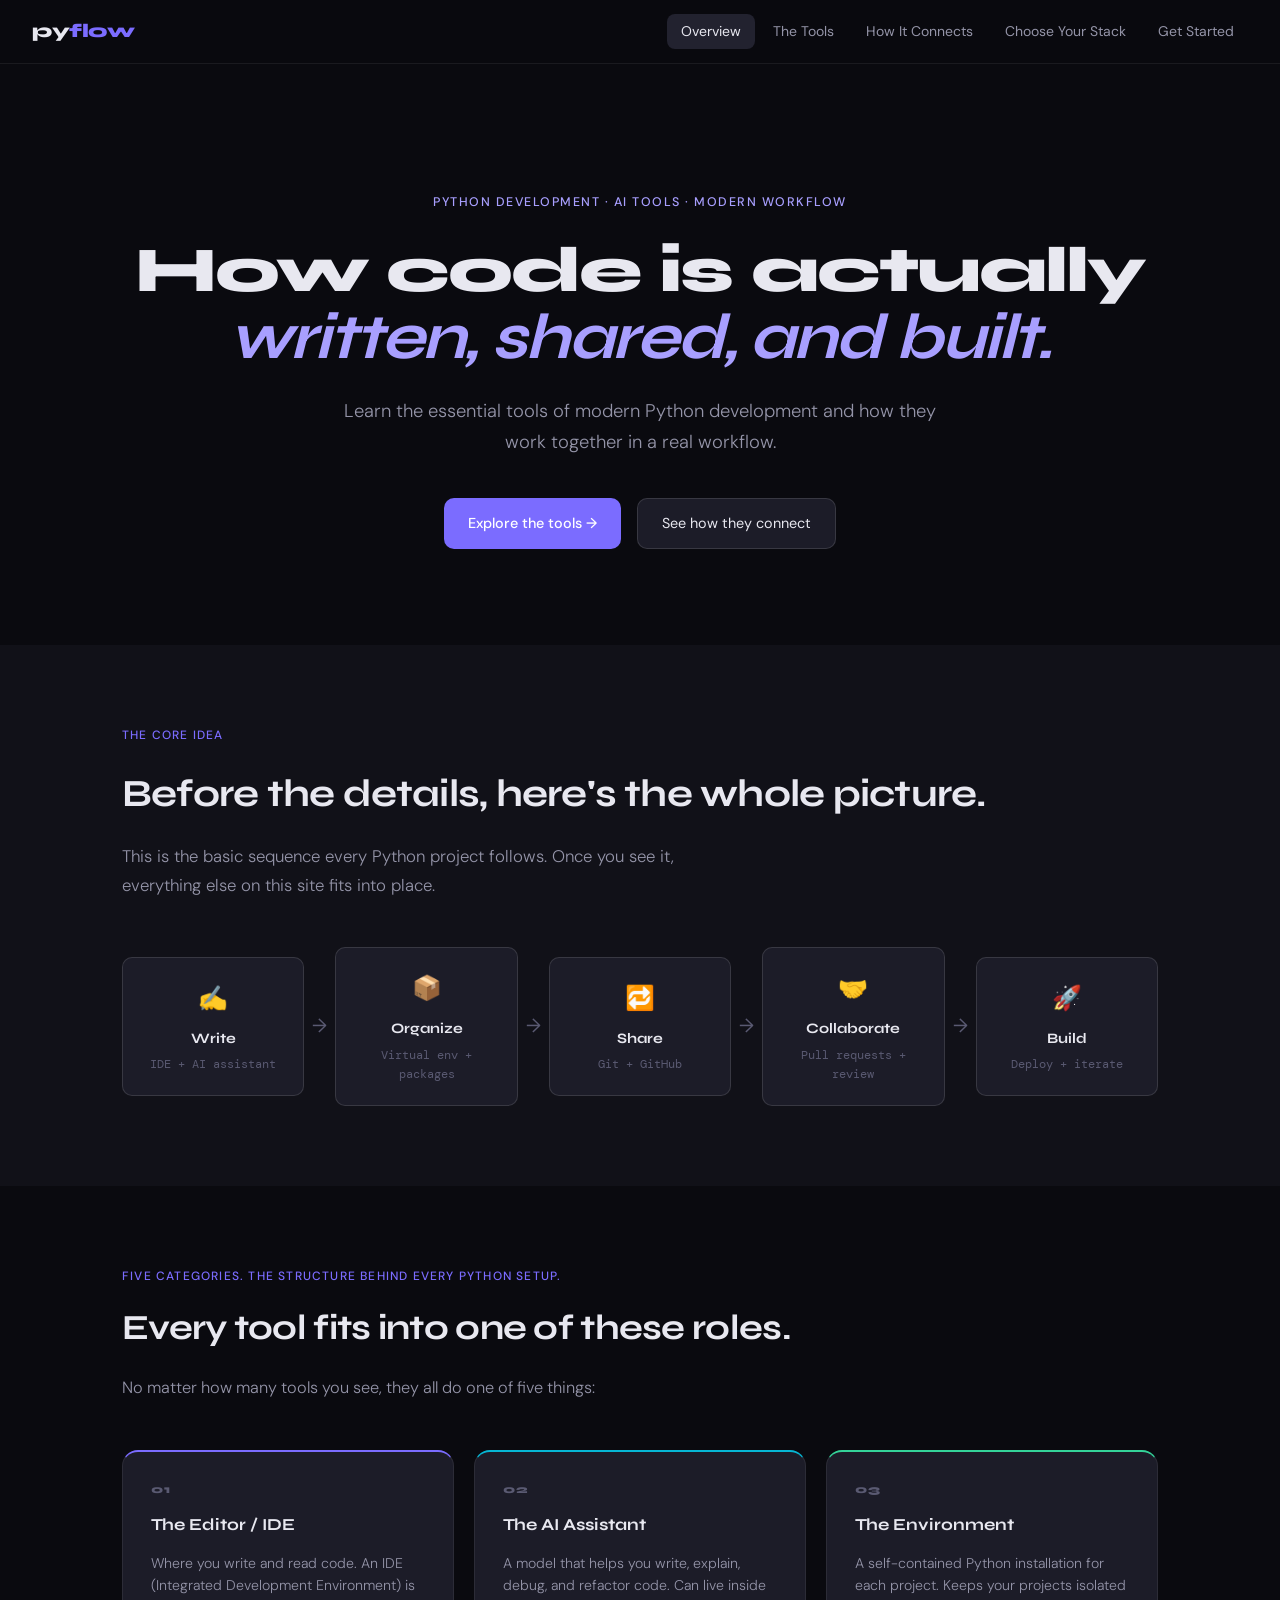
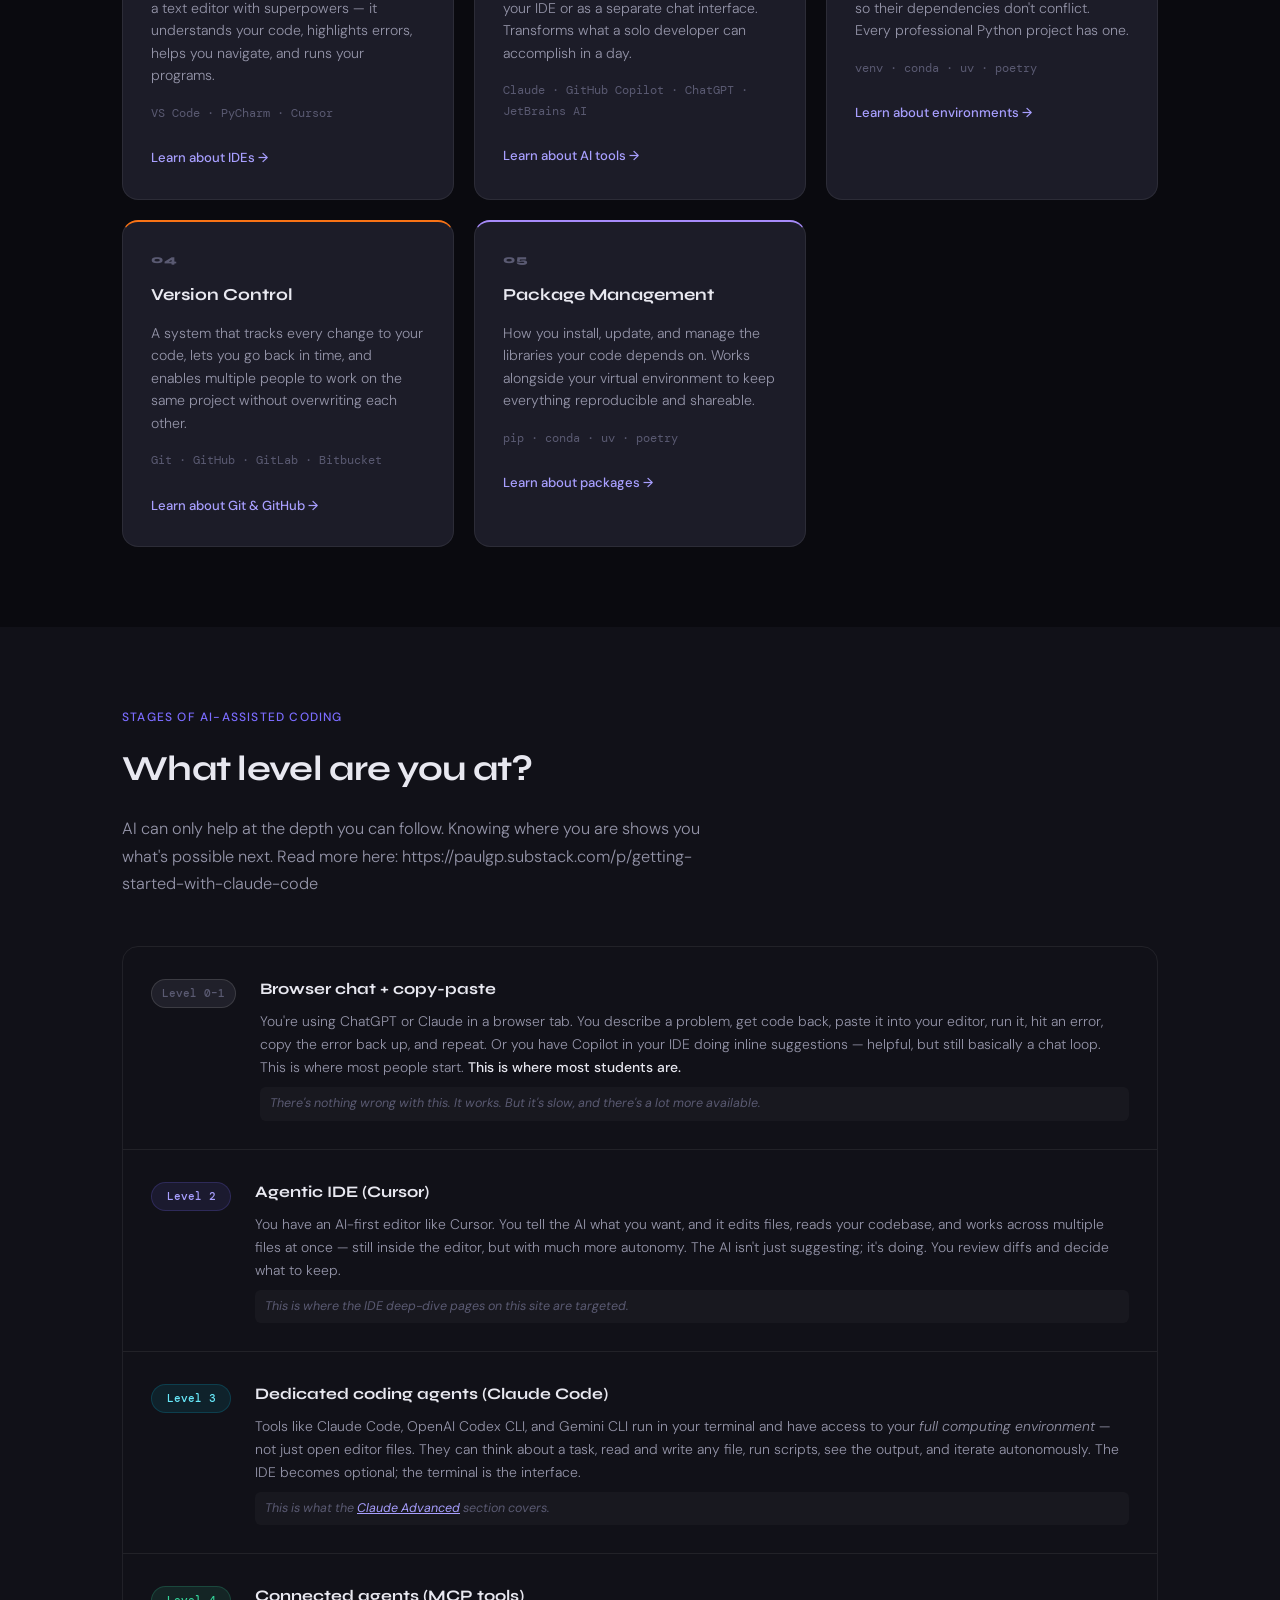
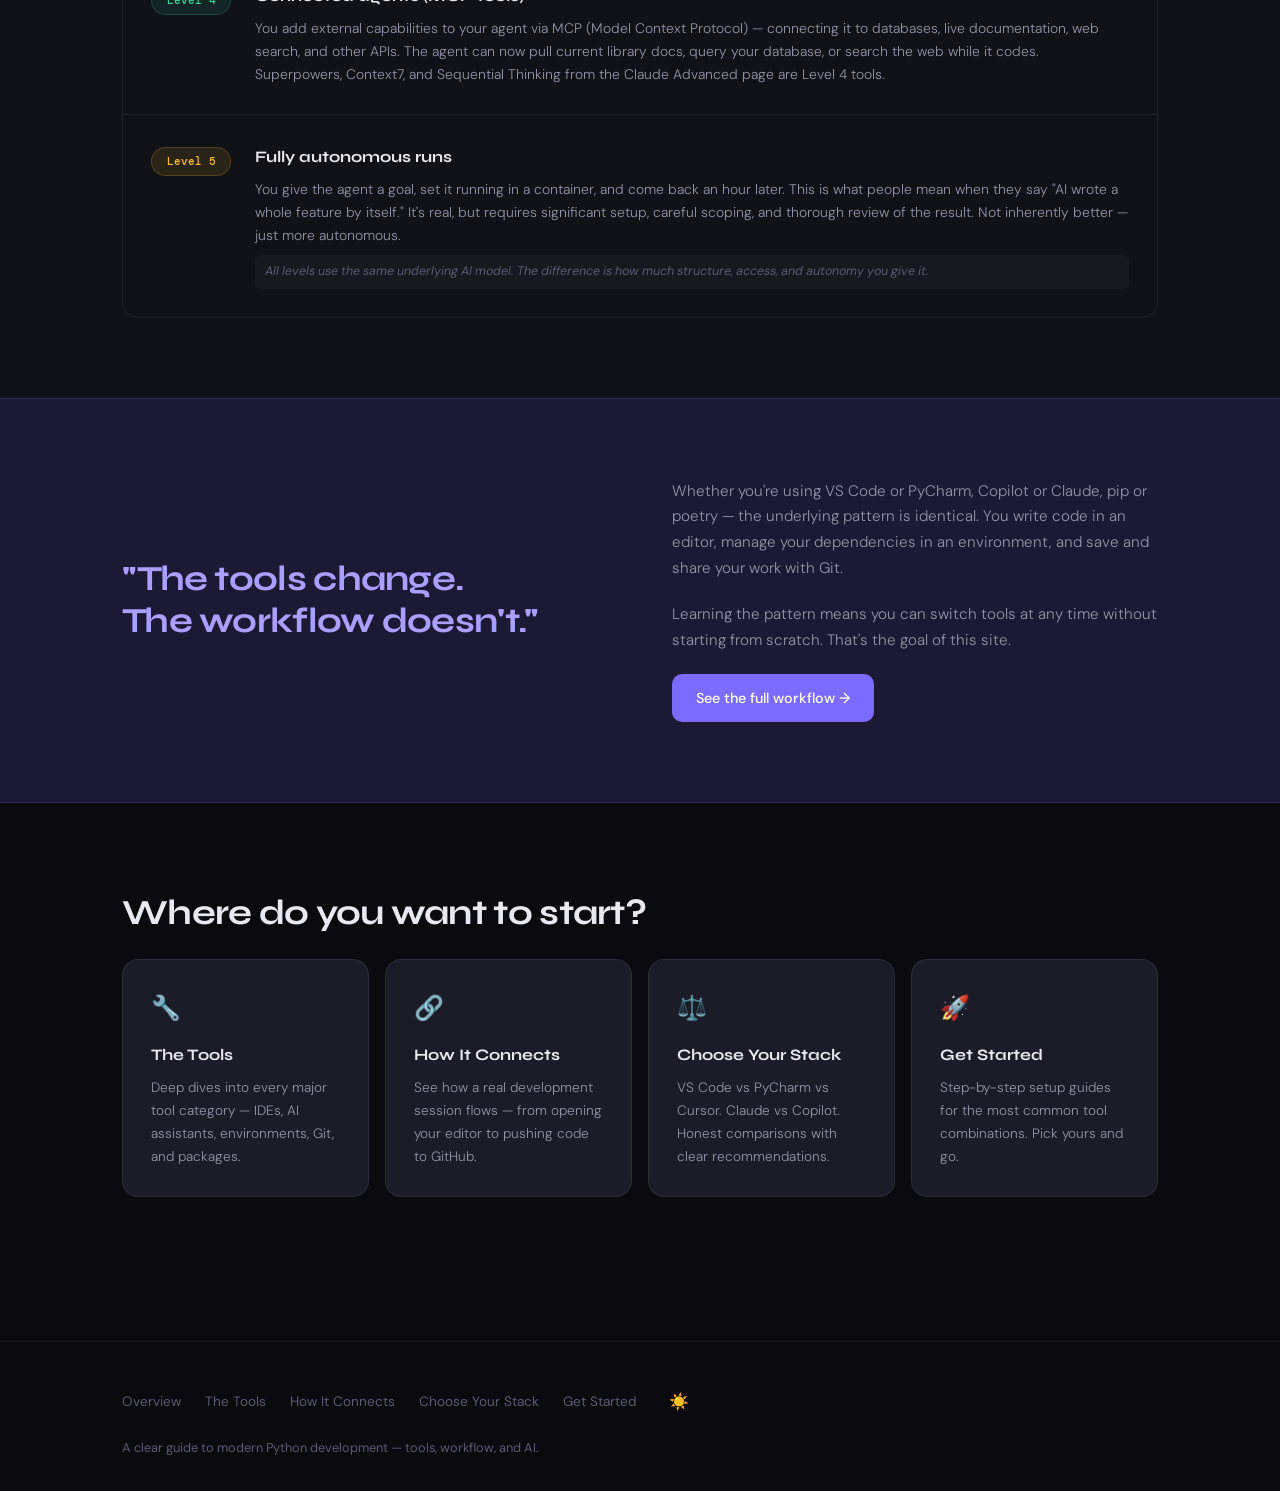
<file: index.html>
<!DOCTYPE html>
<html lang="en">
<head>
<meta charset="UTF-8">
<meta name="viewport" content="width=device-width, initial-scale=1.0">
<title>Python & AI — The Modern Workflow</title>
<link rel="preconnect" href="https://fonts.googleapis.com">
<link href="https://fonts.googleapis.com/css2?family=Syne:wght@400;500;600;700;800&family=DM+Sans:ital,opsz,wght@0,9..40,300;0,9..40,400;0,9..40,500;1,9..40,300&family=DM+Mono:wght@400;500&display=swap" rel="stylesheet">
<link rel="stylesheet" href="style.css?v=4">
</head>
<body>

<nav class="nav">
  <a href="index.html" class="nav-logo">py<span>flow</span></a>
  <div class="nav-links">
    <a href="index.html" class="active">Overview</a>
    <a href="tools.html">The Tools</a>
    <a href="workflow.html">How It Connects</a>
    <a href="stacks.html">Choose Your Stack</a>
    <a href="start.html">Get Started</a>
  </div>
</nav>

<div class="mobile-nav" id="mobileNav">
  <a href="index.html">Overview</a>
  <a href="tools.html">The Tools</a>
  <a href="workflow.html">How It Connects</a>
  <a href="stacks.html">Choose Your Stack</a>
  <a href="start.html">Get Started</a>
  <button id="themeToggleMobile" class="theme-toggle">☀️</button>
</div>

<main>

<!-- Hero -->
<section class="hero">
  <div class="hero-eyebrow">Python Development · AI Tools · Modern Workflow</div>
  <h1 class="hero-title">How code is actually<br><em>written, shared, and built.</em></h1>
  <p class="hero-sub">Learn the essential tools of modern Python development and how they work together in a real workflow.</p>
  <div class="hero-ctas">
    <a href="tools.html" class="btn-primary">Explore the tools →</a>
    <a href="workflow.html" class="btn-ghost">See how they connect</a>
  </div>
</section>

<!-- The one-sentence mental model -->
<section class="mental-model">
  <div class="container">
    <div class="mm-label">The core idea</div>
    <h2 class="mm-headline">Before the details, here's the whole picture.</h2>
    <p class="mm-body">This is the basic sequence every Python project follows. Once you see it, everything else on this site fits into place.</p>
    <div class="workflow-strip">
      <div class="ws-step">
        <div class="ws-icon">✍</div>
        <div class="ws-label">Write</div>
        <div class="ws-sub">IDE + AI assistant</div>
      </div>
      <div class="ws-arrow">→</div>
      <div class="ws-step">
        <div class="ws-icon">📦</div>
        <div class="ws-label">Organize</div>
        <div class="ws-sub">Virtual env + packages</div>
      </div>
      <div class="ws-arrow">→</div>
      <div class="ws-step">
        <div class="ws-icon">🔁</div>
        <div class="ws-label">Share</div>
        <div class="ws-sub">Git + GitHub</div>
      </div>
      <div class="ws-arrow">→</div>
      <div class="ws-step">
        <div class="ws-icon">🤝</div>
        <div class="ws-label">Collaborate</div>
        <div class="ws-sub">Pull requests + review</div>
      </div>
      <div class="ws-arrow">→</div>
      <div class="ws-step">
        <div class="ws-icon">🚀</div>
        <div class="ws-label">Build</div>
        <div class="ws-sub">Deploy + iterate</div>
      </div>
    </div>
  </div>
</section>

<!-- Five categories -->
<section class="categories">
  <div class="container">
    <div class="section-label">Five categories. The structure behind every Python setup.</div>
    <h2 class="section-title">Every tool fits into one of these roles.</h2>
    <p class="section-intro">No matter how many tools you see, they all do one of five things:</p>

    <div class="cat-grid">

      <div class="cat-card cat-ide">
        <div class="cat-num">01</div>
        <h3>The Editor / IDE</h3>
        <p>Where you write and read code. An IDE (Integrated Development Environment) is a text editor with superpowers — it understands your code, highlights errors, helps you navigate, and runs your programs.</p>
        <div class="cat-examples">VS Code · PyCharm · Cursor</div>
        <a href="tools.html#ides" class="cat-link">Learn about IDEs →</a>
      </div>

      <div class="cat-card cat-ai">
        <div class="cat-num">02</div>
        <h3>The AI Assistant</h3>
        <p>A model that helps you write, explain, debug, and refactor code. Can live inside your IDE or as a separate chat interface. Transforms what a solo developer can accomplish in a day.</p>
        <div class="cat-examples">Claude · GitHub Copilot · ChatGPT · JetBrains AI</div>
        <a href="tools.html#ai" class="cat-link">Learn about AI tools →</a>
      </div>

      <div class="cat-card cat-env">
        <div class="cat-num">03</div>
        <h3>The Environment</h3>
        <p>A self-contained Python installation for each project. Keeps your projects isolated so their dependencies don't conflict. Every professional Python project has one.</p>
        <div class="cat-examples">venv · conda · uv · poetry</div>
        <a href="tools.html#environments" class="cat-link">Learn about environments →</a>
      </div>

      <div class="cat-card cat-git">
        <div class="cat-num">04</div>
        <h3>Version Control</h3>
        <p>A system that tracks every change to your code, lets you go back in time, and enables multiple people to work on the same project without overwriting each other.</p>
        <div class="cat-examples">Git · GitHub · GitLab · Bitbucket</div>
        <a href="tools.html#git" class="cat-link">Learn about Git & GitHub →</a>
      </div>

      <div class="cat-card cat-pkg">
        <div class="cat-num">05</div>
        <h3>Package Management</h3>
        <p>How you install, update, and manage the libraries your code depends on. Works alongside your virtual environment to keep everything reproducible and shareable.</p>
        <div class="cat-examples">pip · conda · uv · poetry</div>
        <a href="tools.html#packages" class="cat-link">Learn about packages →</a>
      </div>

    </div>
  </div>
</section>

<!-- Levels framework -->
<section class="levels-section">
  <div class="container">
    <div class="section-label">Stages of AI-Assisted Coding</div>
    <h2 class="section-title">What level are you at?</h2>
    <p class="section-intro">AI can only help at the depth you can follow. Knowing where you are shows you what's possible next. Read more here: https://paulgp.substack.com/p/getting-started-with-claude-code</p>

    <div class="levels-list">

      <div class="level-item level-0">
        <div class="level-badge">Level 0–1</div>
        <div class="level-content">
          <h3>Browser chat + copy-paste</h3>
          <p>You're using ChatGPT or Claude in a browser tab. You describe a problem, get code back, paste it into your editor, run it, hit an error, copy the error back up, and repeat. Or you have Copilot in your IDE doing inline suggestions — helpful, but still basically a chat loop. This is where most people start. <strong>This is where most students are.</strong></p>
          <div class="level-note">There's nothing wrong with this. It works. But it's slow, and there's a lot more available.</div>
        </div>
      </div>

      <div class="level-item level-2">
        <div class="level-badge">Level 2</div>
        <div class="level-content">
          <h3>Agentic IDE (Cursor)</h3>
          <p>You have an AI-first editor like Cursor. You tell the AI what you want, and it edits files, reads your codebase, and works across multiple files at once — still inside the editor, but with much more autonomy. The AI isn't just suggesting; it's doing. You review diffs and decide what to keep.</p>
          <div class="level-note">This is where the IDE deep-dive pages on this site are targeted.</div>
        </div>
      </div>

      <div class="level-item level-3">
        <div class="level-badge">Level 3</div>
        <div class="level-content">
          <h3>Dedicated coding agents (Claude Code)</h3>
          <p>Tools like Claude Code, OpenAI Codex CLI, and Gemini CLI run in your terminal and have access to your <em>full computing environment</em> — not just open editor files. They can think about a task, read and write any file, run scripts, see the output, and iterate autonomously. The IDE becomes optional; the terminal is the interface.</p>
          <div class="level-note">This is what the <a href="claude-power.html" style="color: var(--accent2);">Claude Advanced</a> section covers.</div>
        </div>
      </div>

      <div class="level-item level-4">
        <div class="level-badge">Level 4</div>
        <div class="level-content">
          <h3>Connected agents (MCP tools)</h3>
          <p>You add external capabilities to your agent via MCP (Model Context Protocol) — connecting it to databases, live documentation, web search, and other APIs. The agent can now pull current library docs, query your database, or search the web while it codes. Superpowers, Context7, and Sequential Thinking from the Claude Advanced page are Level 4 tools.</p>
        </div>
      </div>

      <div class="level-item level-5">
        <div class="level-badge">Level 5</div>
        <div class="level-content">
          <h3>Fully autonomous runs</h3>
          <p>You give the agent a goal, set it running in a container, and come back an hour later. This is what people mean when they say "AI wrote a whole feature by itself." It's real, but requires significant setup, careful scoping, and thorough review of the result. Not inherently better — just more autonomous.</p>
          <div class="level-note">All levels use the same underlying AI model. The difference is how much structure, access, and autonomy you give it.</div>
        </div>
      </div>

    </div>
  </div>
</section>

<!-- The key insight -->
<section class="insight">  <div class="container">
    <div class="insight-inner">
      <div class="insight-quote">"The tools change.<br>The workflow doesn't."</div>
      <div class="insight-body">
        <p>Whether you're using VS Code or PyCharm, Copilot or Claude, pip or poetry — the underlying pattern is identical. You write code in an editor, manage your dependencies in an environment, and save and share your work with Git.</p>
        <p>Learning the pattern means you can switch tools at any time without starting from scratch. That's the goal of this site.</p>
        <a href="workflow.html" class="btn-primary">See the full workflow →</a>
      </div>
    </div>
  </div>
</section>

<!-- Quick nav cards -->
<section class="quick-nav">
  <div class="container">
    <h2 class="section-title">Where do you want to start?</h2>
    <div class="qn-grid">
      <a href="tools.html" class="qn-card">
        <div class="qn-icon">🔧</div>
        <h3>The Tools</h3>
        <p>Deep dives into every major tool category — IDEs, AI assistants, environments, Git, and packages.</p>
      </a>
      <a href="workflow.html" class="qn-card">
        <div class="qn-icon">🔗</div>
        <h3>How It Connects</h3>
        <p>See how a real development session flows — from opening your editor to pushing code to GitHub.</p>
      </a>
      <a href="stacks.html" class="qn-card">
        <div class="qn-icon">⚖️</div>
        <h3>Choose Your Stack</h3>
        <p>VS Code vs PyCharm vs Cursor. Claude vs Copilot. Honest comparisons with clear recommendations.</p>
      </a>
      <a href="start.html" class="qn-card">
        <div class="qn-icon">🚀</div>
        <h3>Get Started</h3>
        <p>Step-by-step setup guides for the most common tool combinations. Pick yours and go.</p>
      </a>
    </div>
  </div>
</section>

</main>

<footer class="footer">
  <div class="container">
    <div class="footer-nav">
      <a href="index.html">Overview</a>
      <a href="tools.html">The Tools</a>
      
      
      <a href="workflow.html">How It Connects</a>
      <a href="stacks.html">Choose Your Stack</a>
      <a href="start.html">Get Started</a>
      <!-- 🌗 THEME TOGGLE BUTTON -->
      <button id="themeToggle" class="theme-toggle">☀️</button>
      <button class="nav-mobile-toggle" onclick="toggleMobileNav()">☰</button>
    </div>
    <p class="footer-note">A clear guide to modern Python development — tools, workflow, and AI.</p>
  </div>
</footer>

<script src="main.js?v=2"></script>
</body>
</html>
</file>
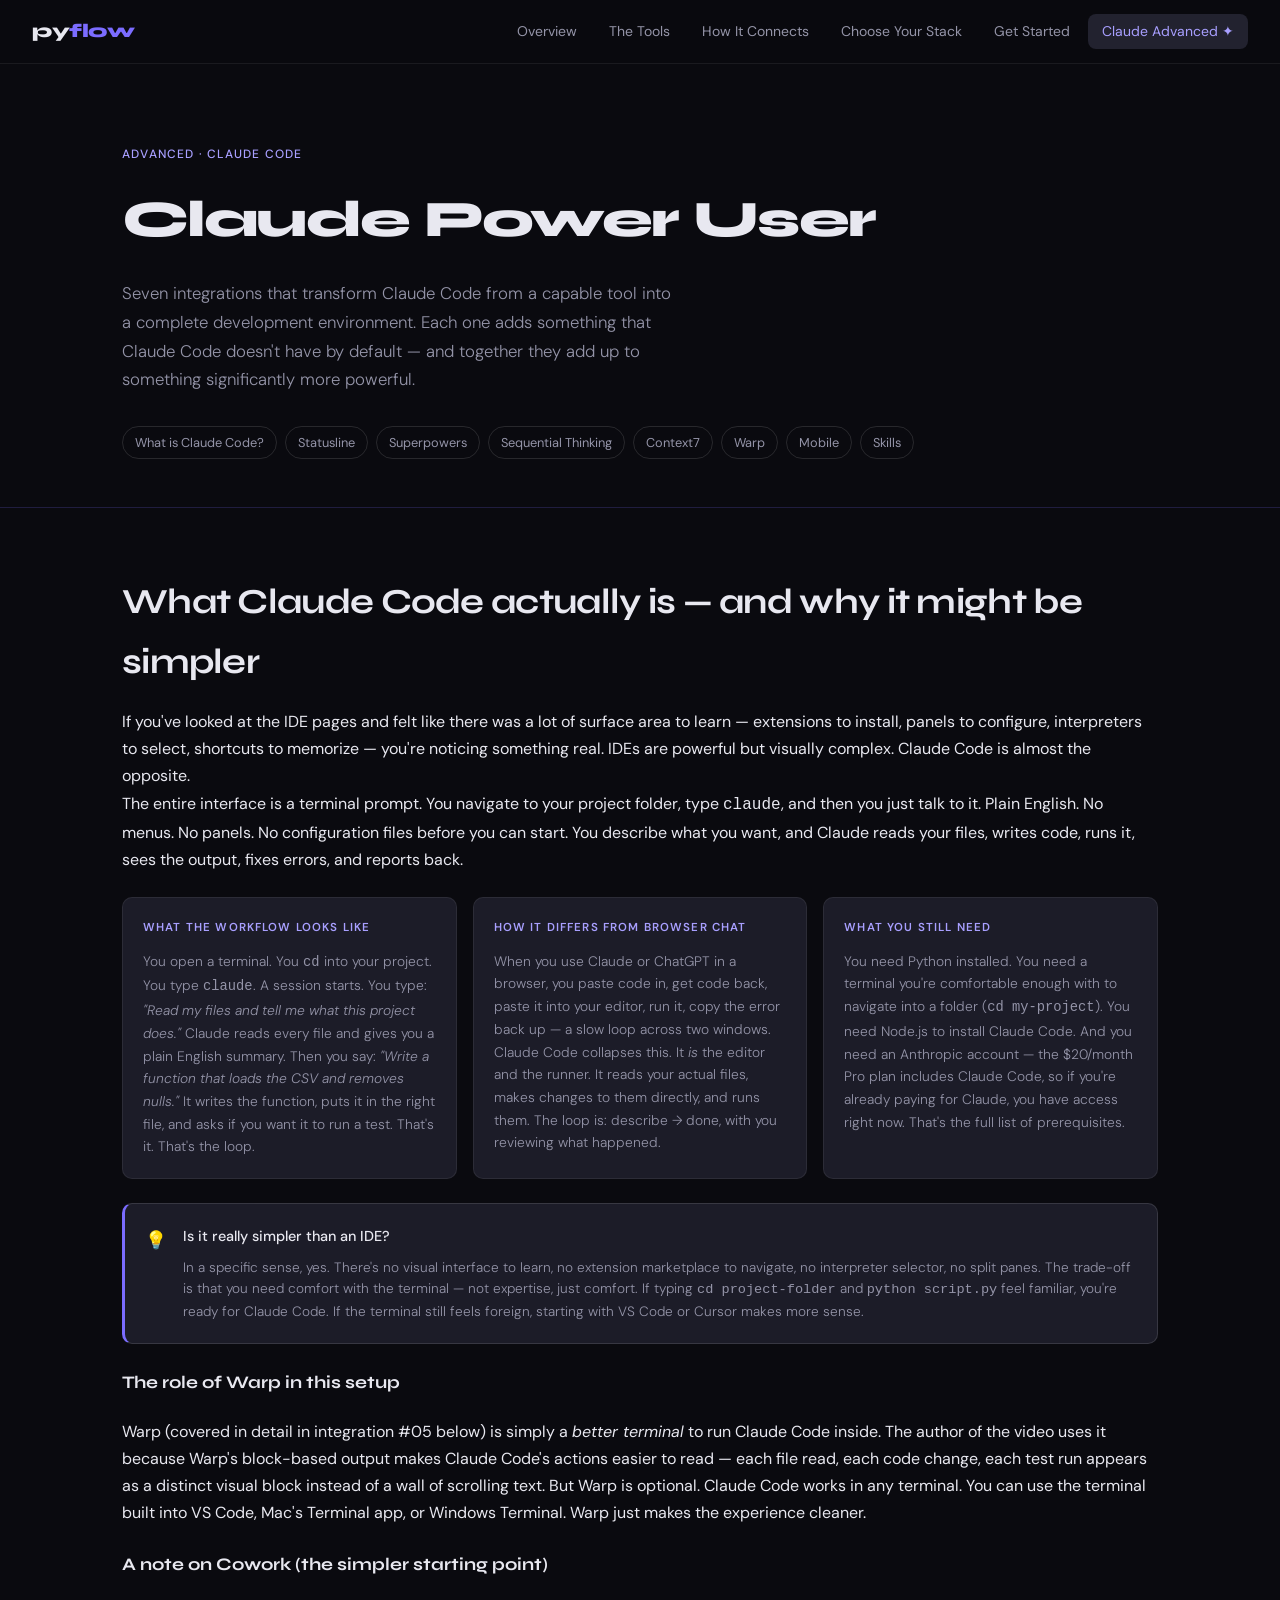
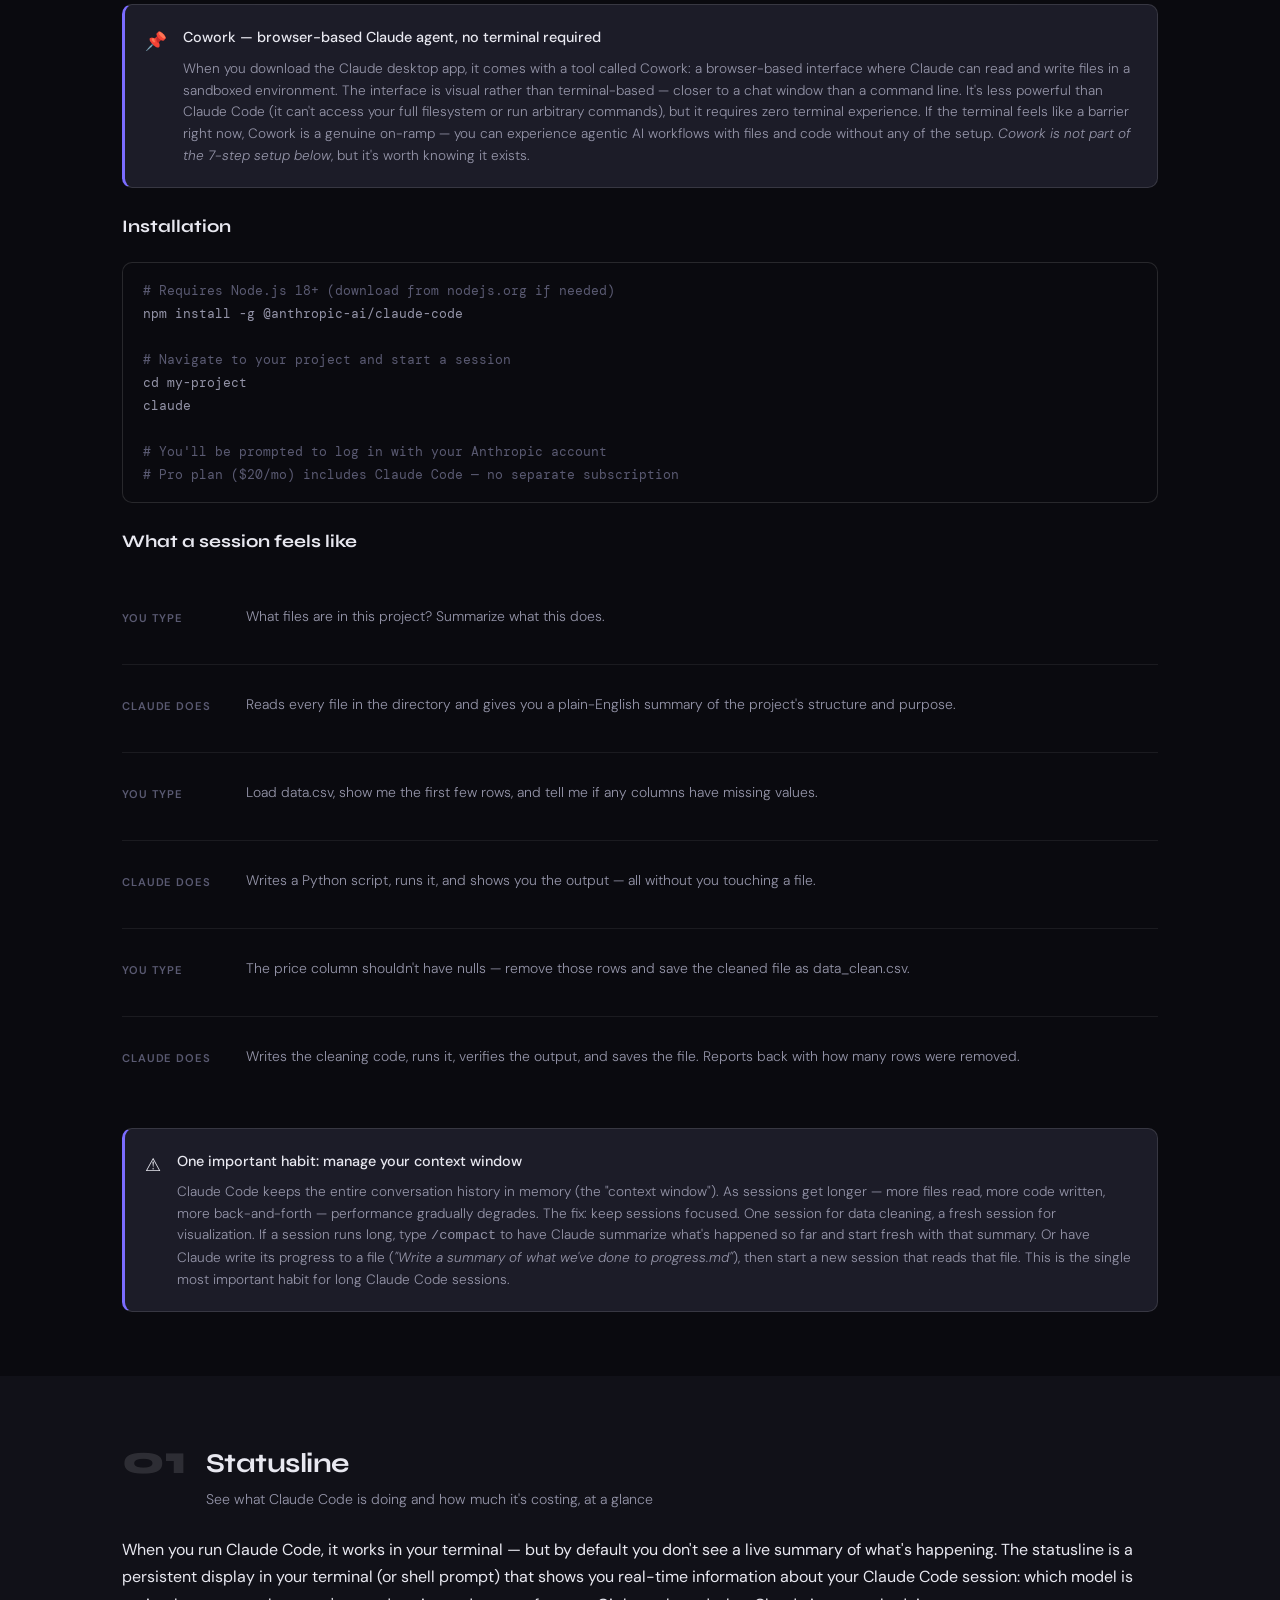
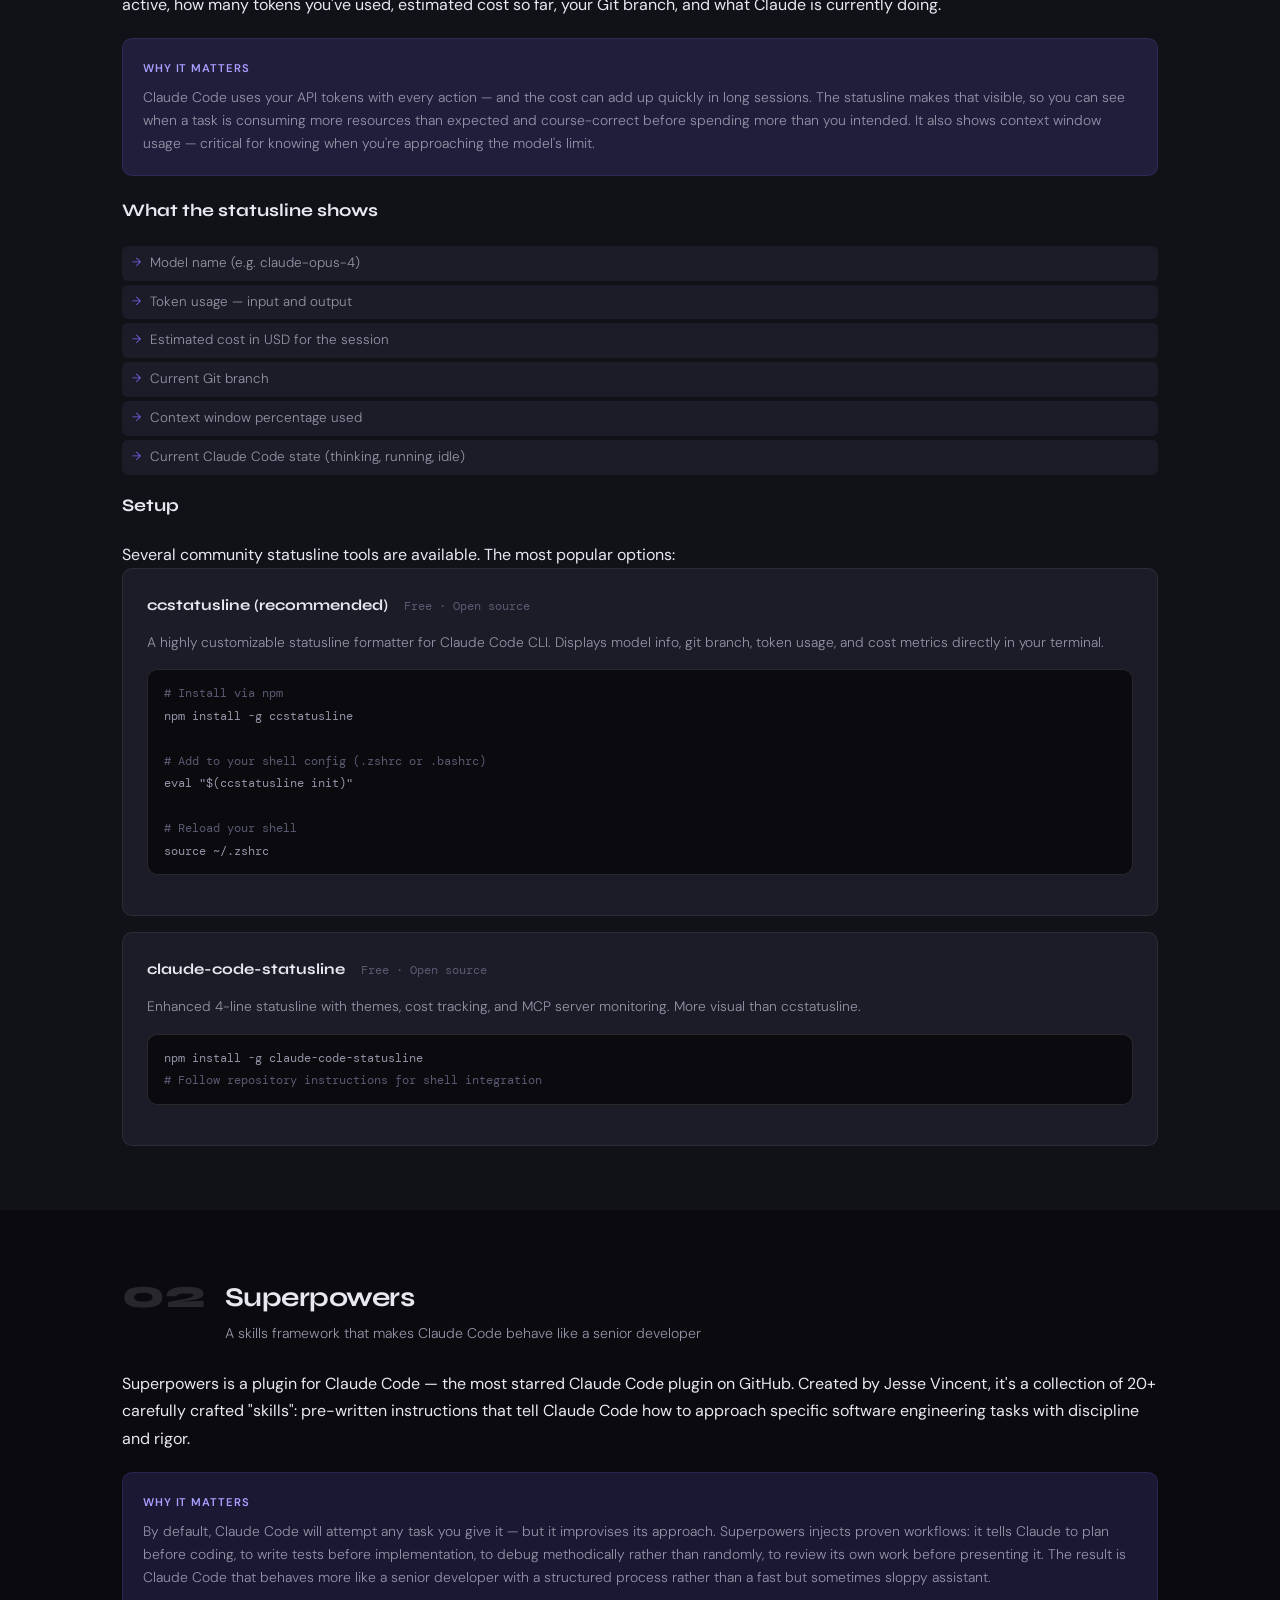
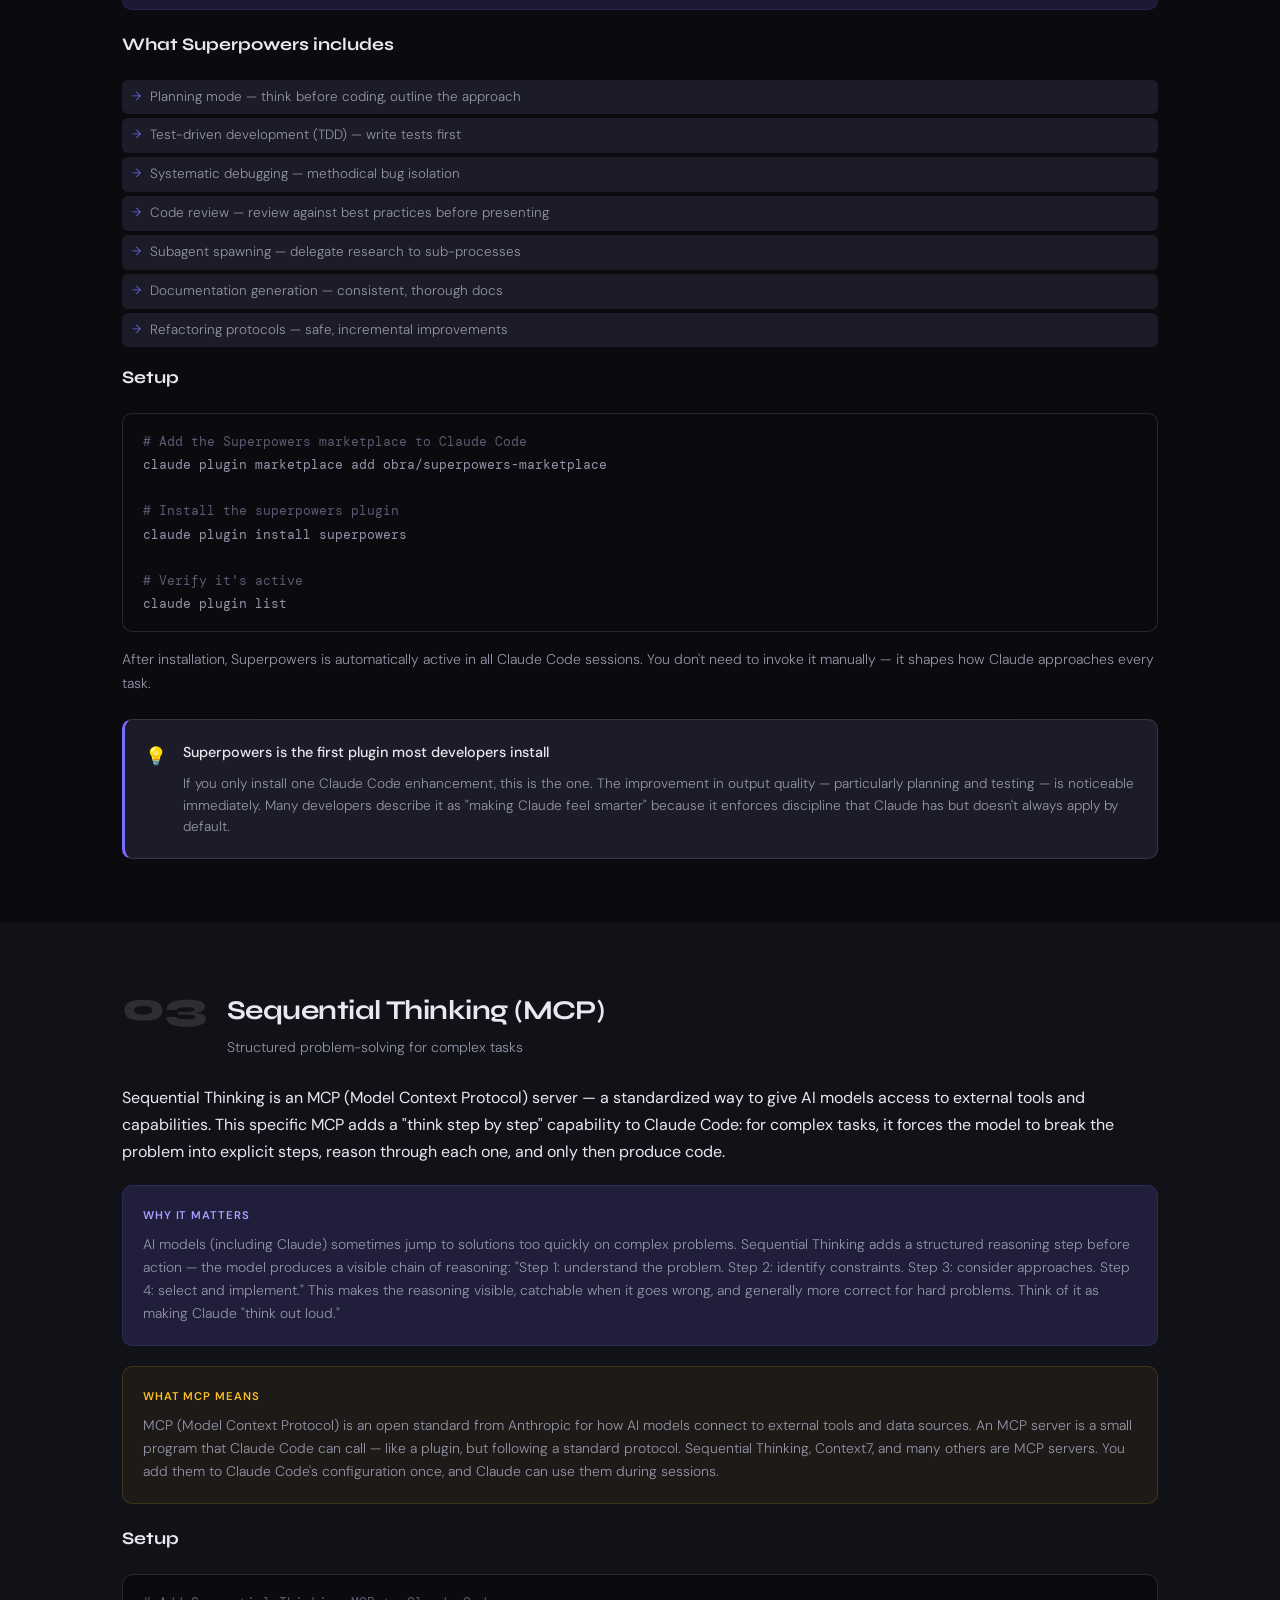
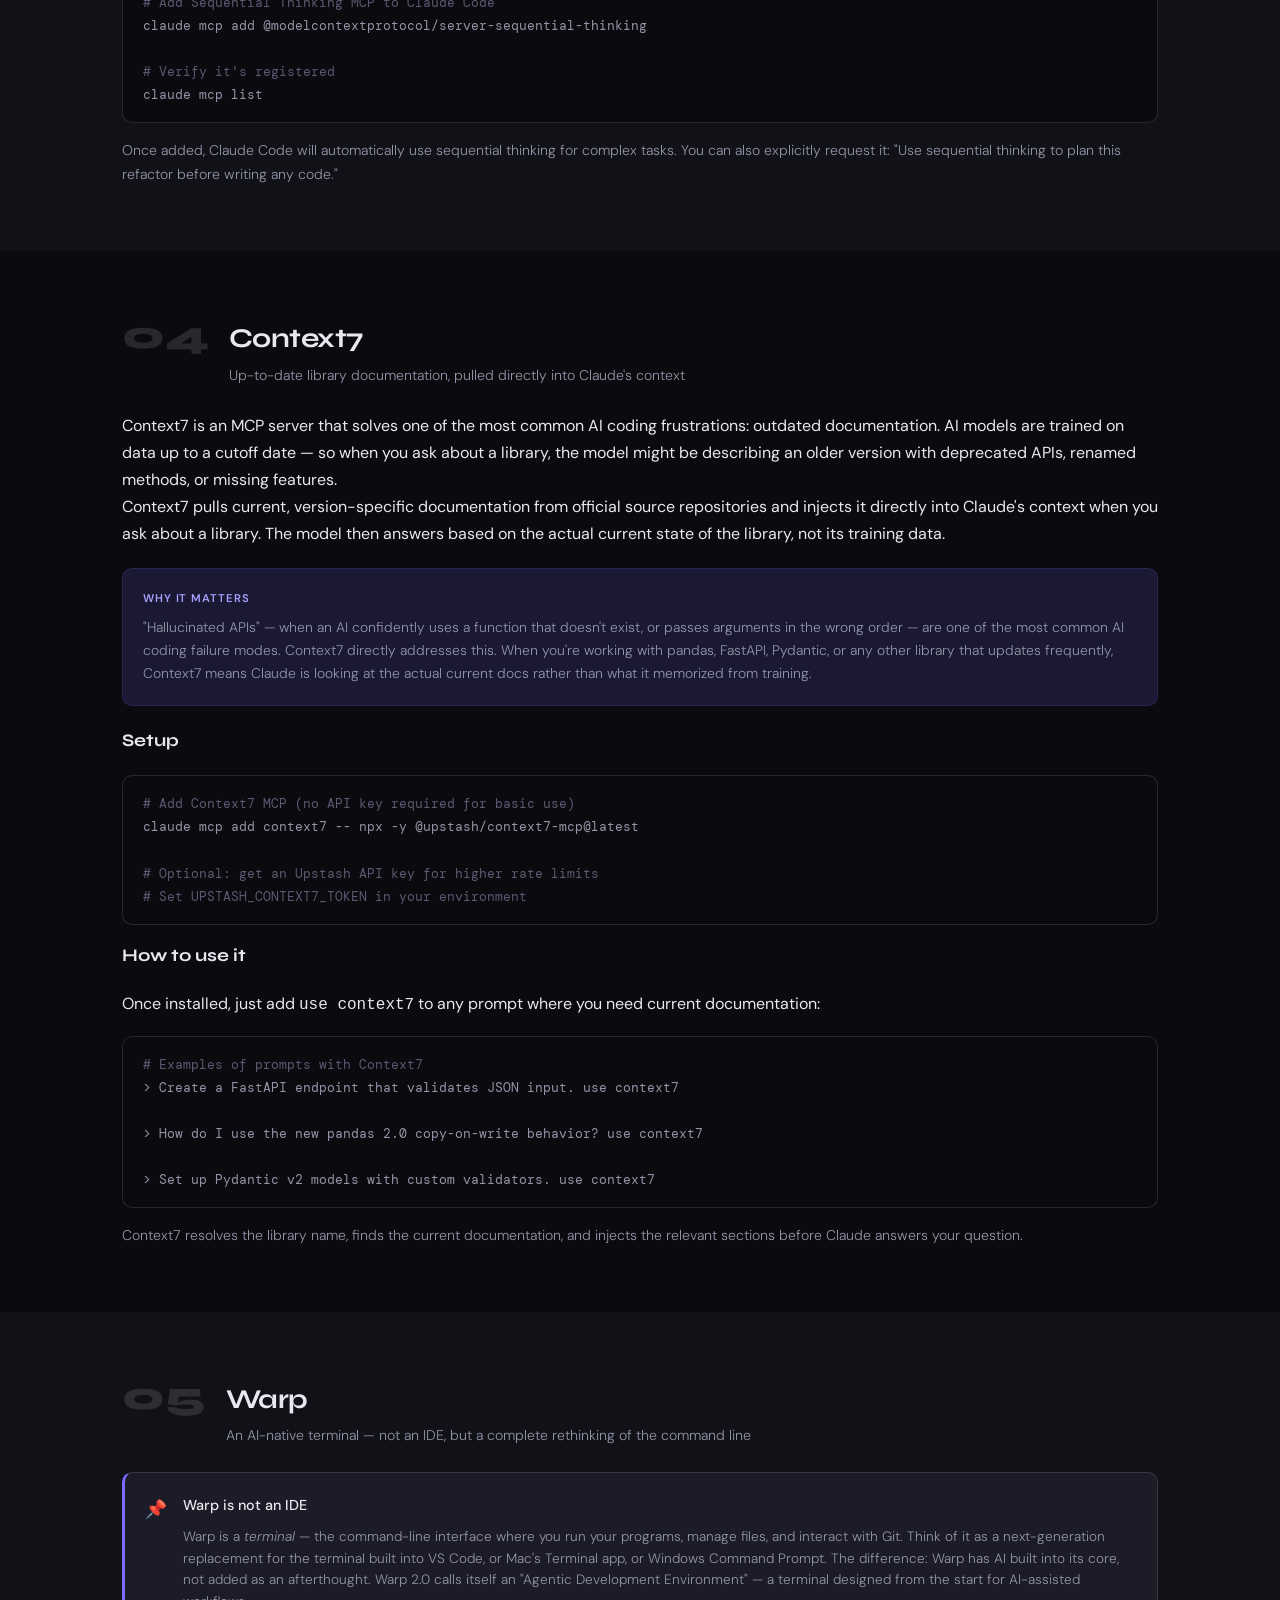
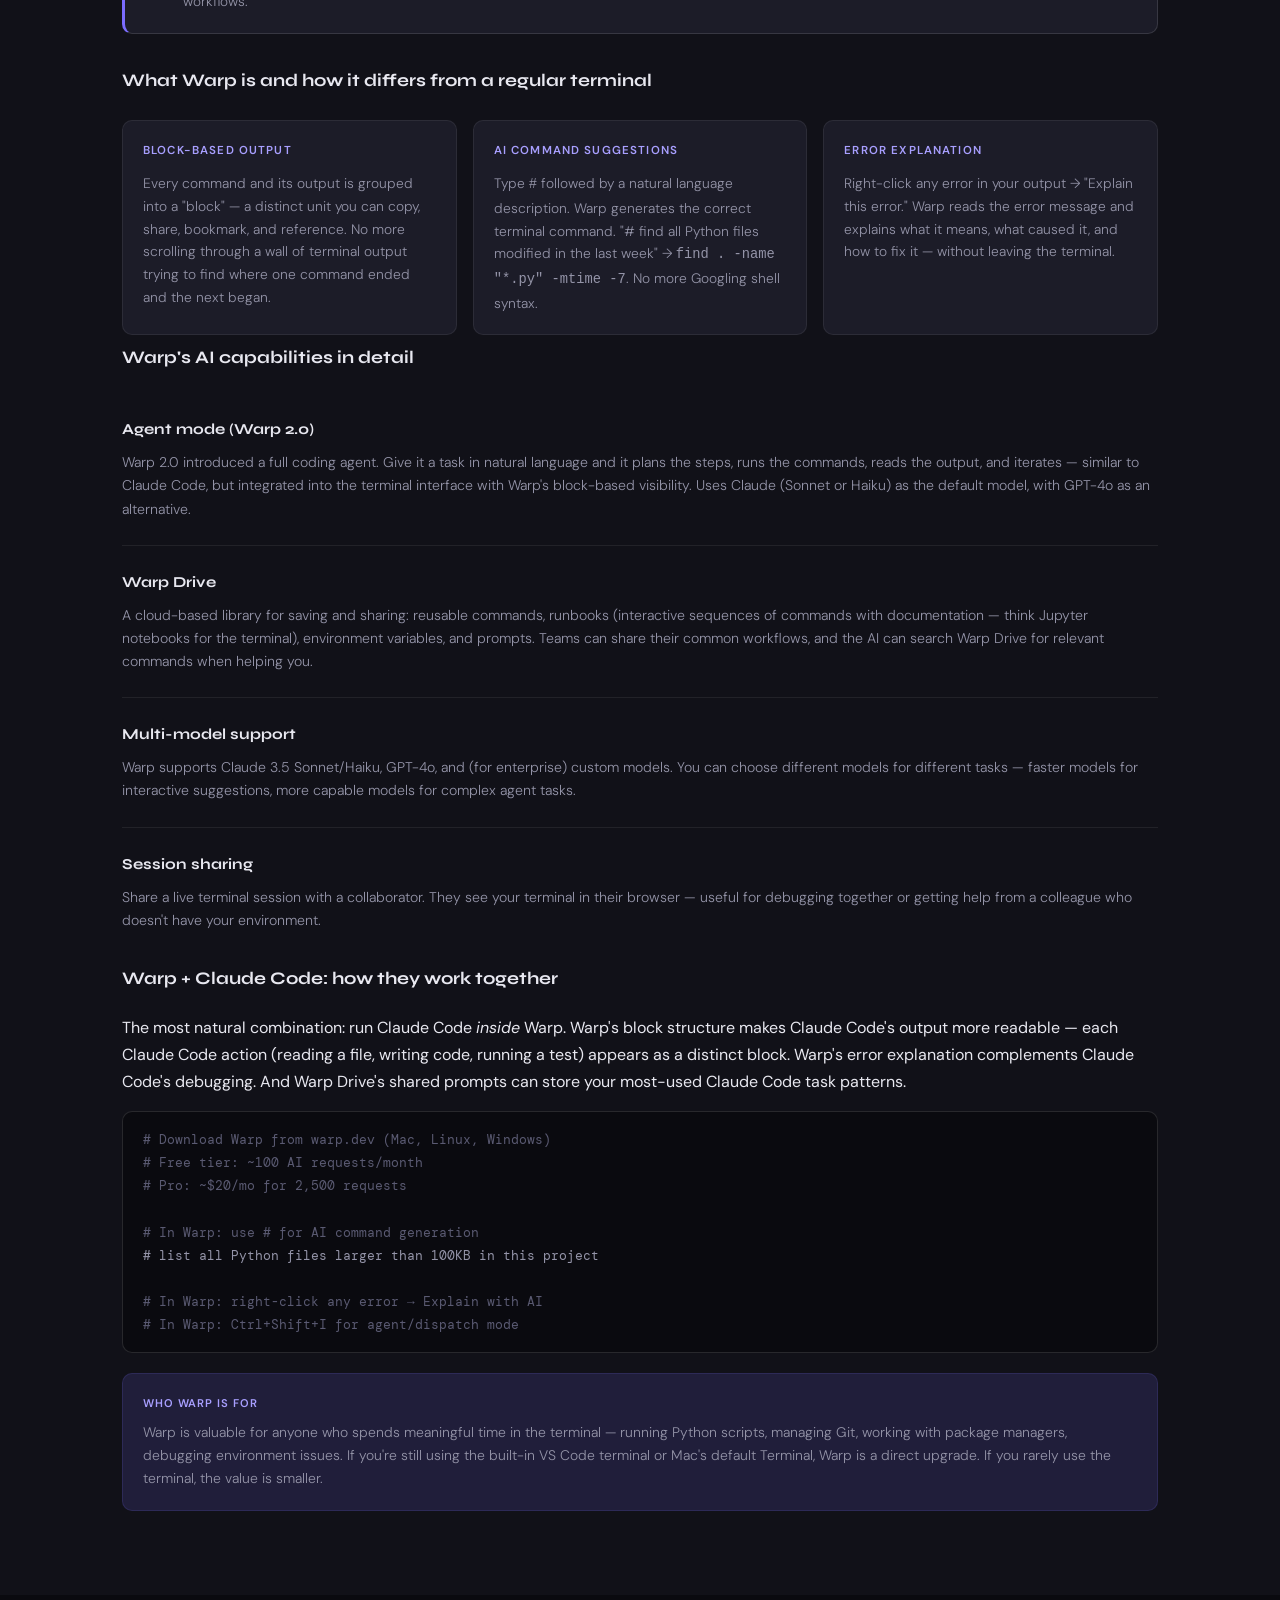
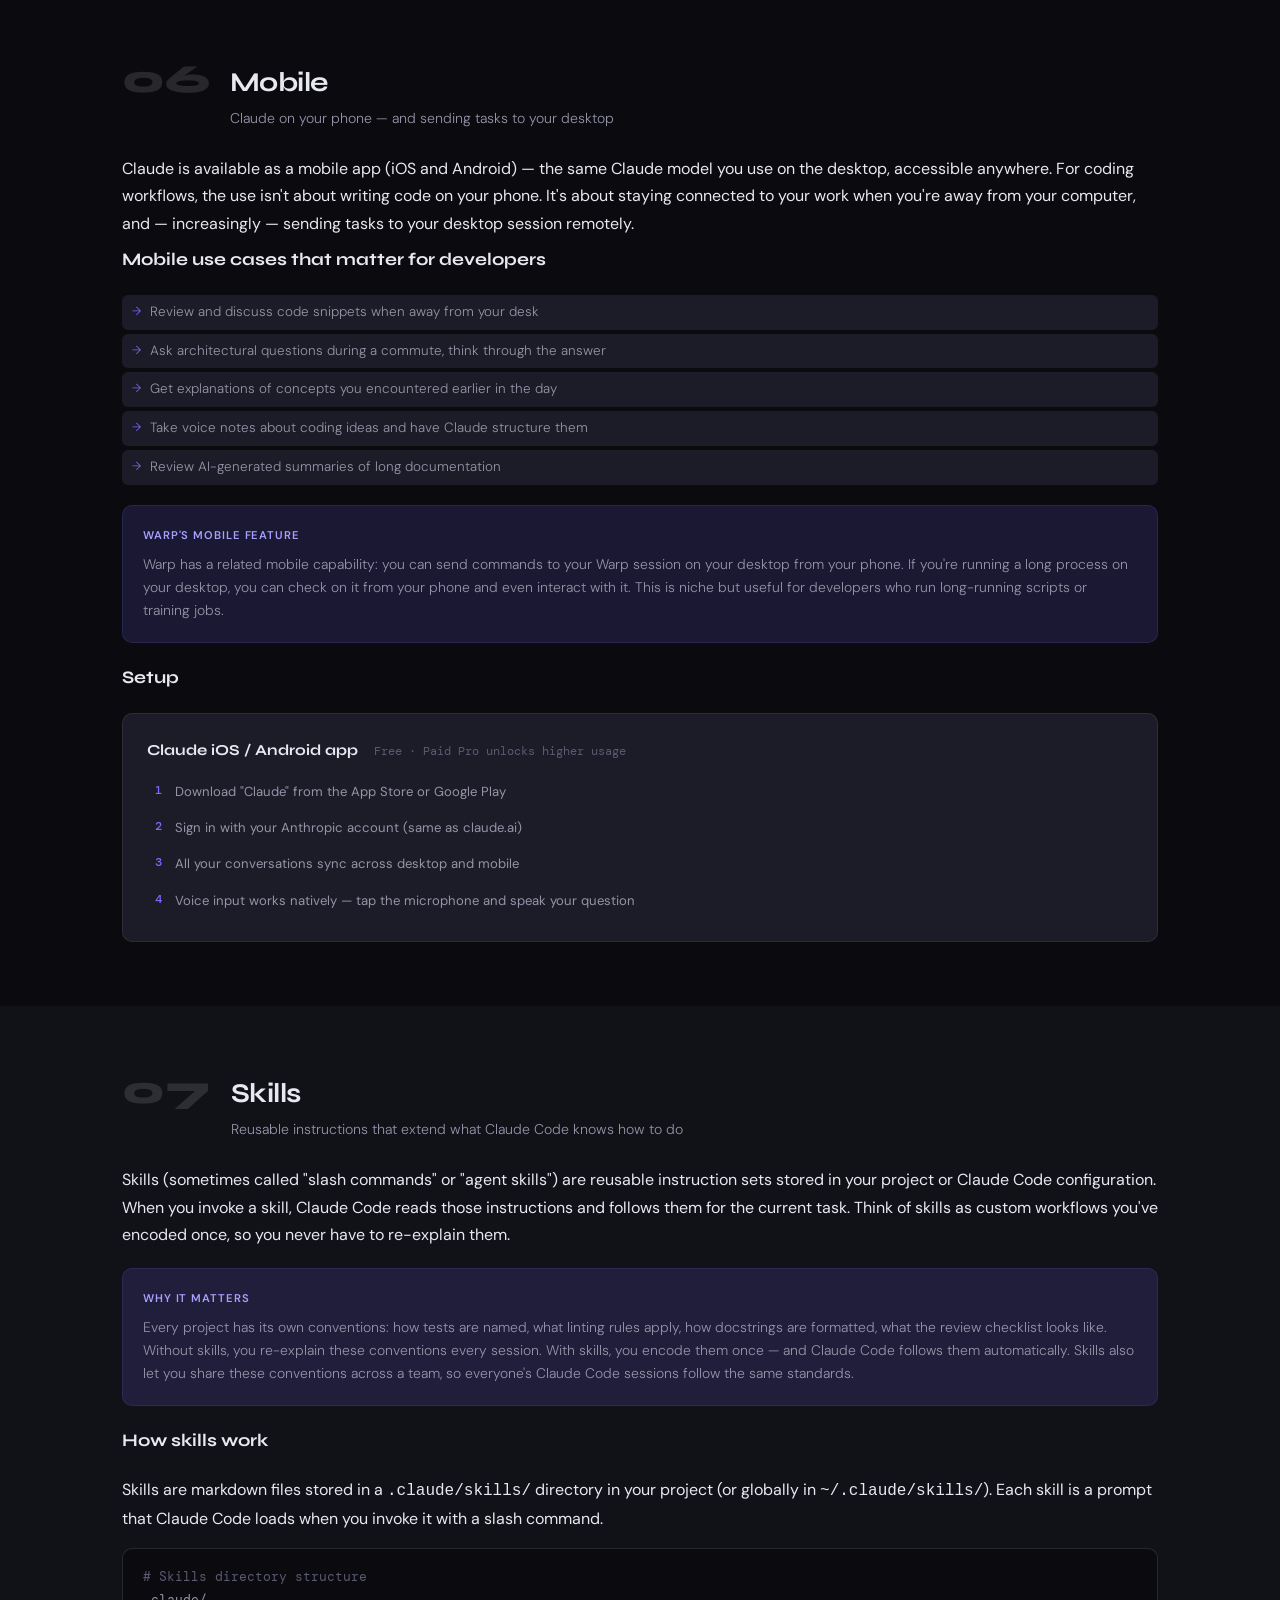
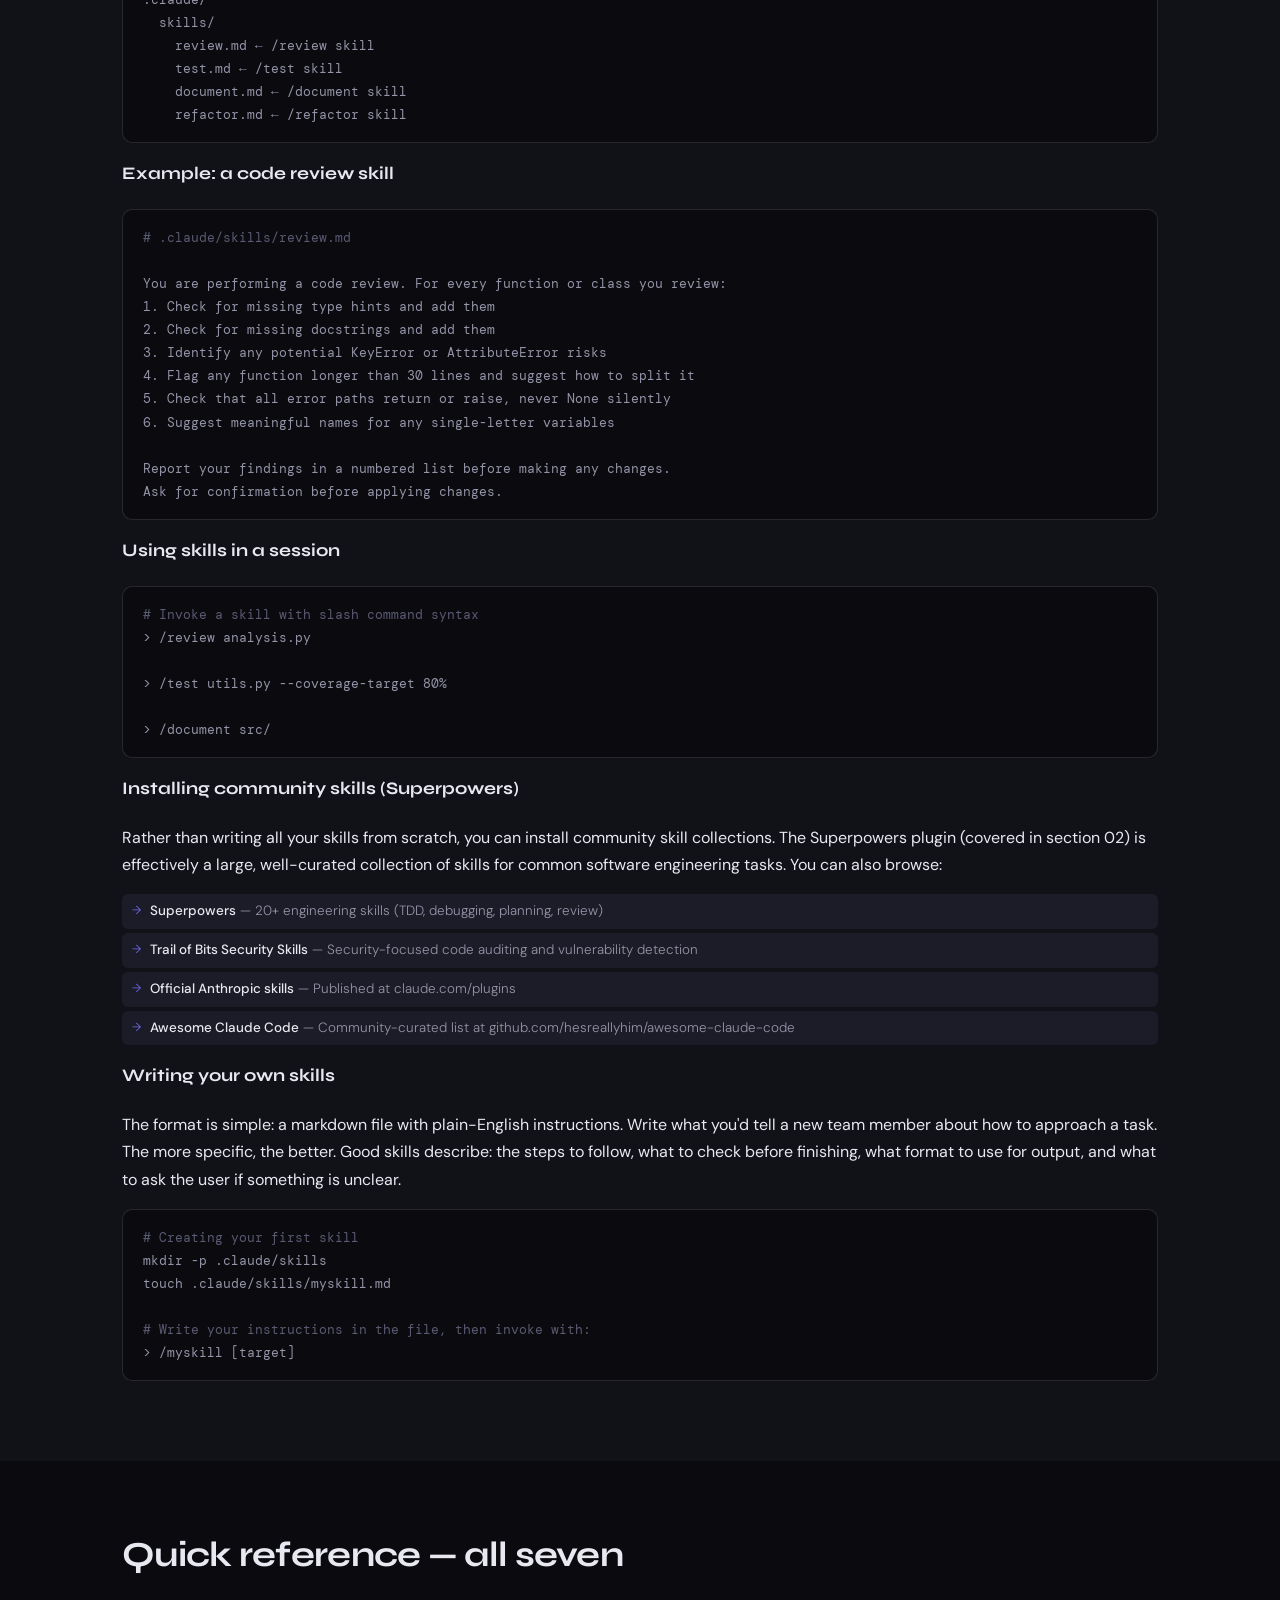
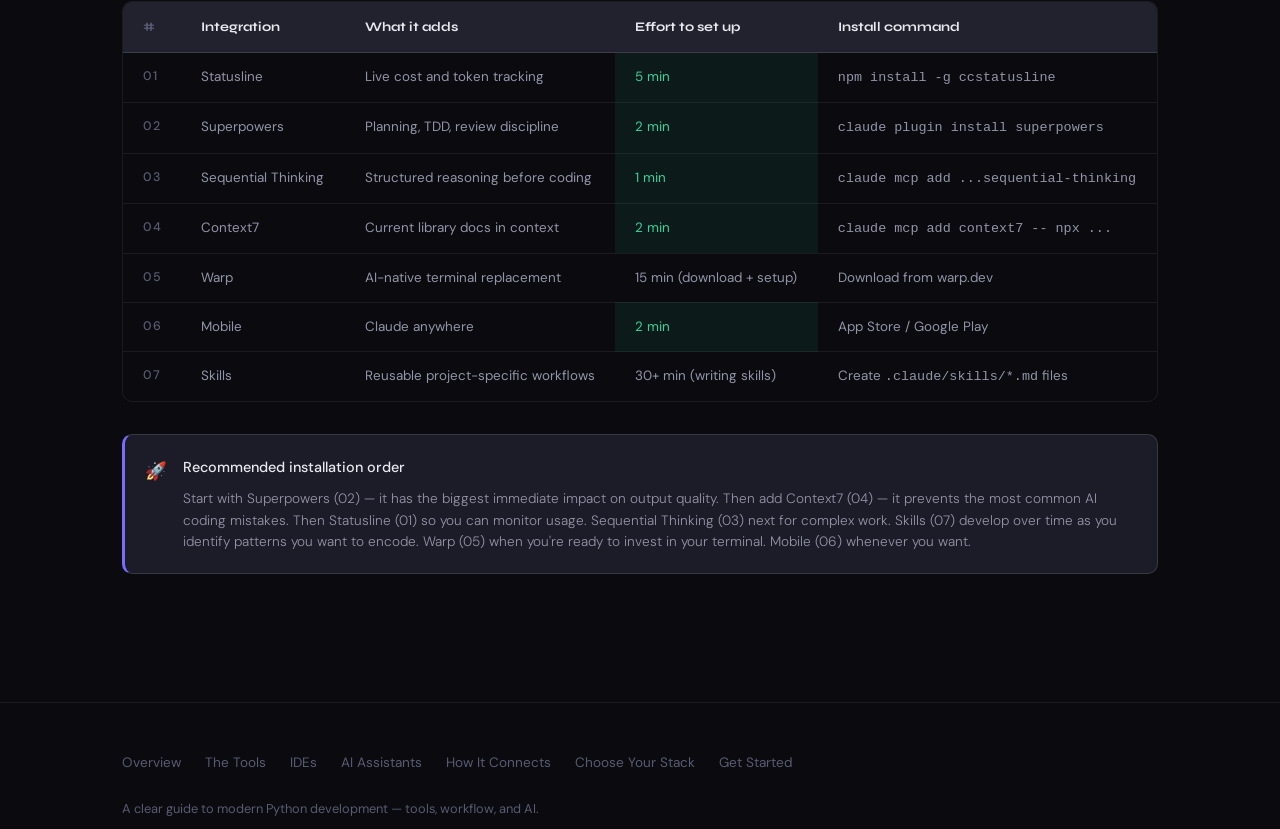
<file: claude-power.html>
<!DOCTYPE html>
<html lang="en">
<head>
<meta charset="UTF-8">
<meta name="viewport" content="width=device-width, initial-scale=1.0">
<title>Claude Power User — Advanced Integrations</title>
<link rel="preconnect" href="https://fonts.googleapis.com">
<link href="https://fonts.googleapis.com/css2?family=Syne:wght@400;500;600;700;800&family=DM+Sans:ital,opsz,wght@0,9..40,300;0,9..40,400;0,9..40,500;1,9..40,300&family=DM+Mono:wght@400;500&display=swap" rel="stylesheet">
<link rel="stylesheet" href="style.css">
<link rel="stylesheet" href="ide-styles.css">
</head>
<body>

<nav class="nav">
  <a href="index.html" class="nav-logo">py<span>flow</span></a>
    <div class="nav-links">
    <a href="index.html">Overview</a>
    <a href="tools.html">The Tools</a>
    <a href="workflow.html">How It Connects</a>
    <a href="stacks.html">Choose Your Stack</a>
    <a href="start.html">Get Started</a>
    <a href="claude-power.html" style="color: var(--accent2);">Claude Advanced ✦</a>
  </div>
  <button class="nav-mobile-toggle" onclick="toggleMobileNav()">☰</button>
</nav>
<div class="mobile-nav" id="mobileNav">
  <a href="index.html">Overview</a>
  <a href="tools.html">The Tools</a>
  <a href="workflow.html">How It Connects</a>
  <a href="stacks.html">Choose Your Stack</a>
  <a href="start.html">Get Started</a>
  <a href="claude-power.html">Claude Advanced ✦</a>
</div>

<main>

<div class="page-hero" style="border-bottom-color: rgba(123,108,255,0.2);">
  <div class="container">
    <div class="page-eyebrow" style="color: var(--accent2);">Advanced · Claude Code</div>
    <h1 class="page-title">Claude Power User</h1>
    <p class="page-sub">Seven integrations that transform Claude Code from a capable tool into a complete development environment. Each one adds something that Claude Code doesn't have by default — and together they add up to something significantly more powerful.</p>
    <div class="toc">
      <a href="#what-is-claude-code">What is Claude Code?</a>
      <a href="#statusline">Statusline</a>
      <a href="#superpowers">Superpowers</a>
      <a href="#thinking">Sequential Thinking</a>
      <a href="#context7">Context7</a>
      <a href="#warp">Warp</a>
      <a href="#mobile">Mobile</a>
      <a href="#skills">Skills</a>
    </div>
  </div>
</div>

<!-- What is Claude Code -->
<section class="tool-section" id="what-is-claude-code">
  <div class="container">
    <h2 class="section-title">What Claude Code actually is — and why it might be simpler</h2>

    <p>If you've looked at the IDE pages and felt like there was a lot of surface area to learn — extensions to install, panels to configure, interpreters to select, shortcuts to memorize — you're noticing something real. IDEs are powerful but visually complex. Claude Code is almost the opposite.</p>

    <p>The entire interface is a terminal prompt. You navigate to your project folder, type <code>claude</code>, and then you just talk to it. Plain English. No menus. No panels. No configuration files before you can start. You describe what you want, and Claude reads your files, writes code, runs it, sees the output, fixes errors, and reports back.</p>

    <div class="ide-explainer-grid" style="margin: 1.5rem 0;">
      <div class="ide-explainer-card">
        <div class="iec-label">What the workflow looks like</div>
        <p>You open a terminal. You <code>cd</code> into your project. You type <code>claude</code>. A session starts. You type: <em>"Read my files and tell me what this project does."</em> Claude reads every file and gives you a plain English summary. Then you say: <em>"Write a function that loads the CSV and removes nulls."</em> It writes the function, puts it in the right file, and asks if you want it to run a test. That's it. That's the loop.</p>
      </div>
      <div class="ide-explainer-card">
        <div class="iec-label">How it differs from browser chat</div>
        <p>When you use Claude or ChatGPT in a browser, you paste code in, get code back, paste it into your editor, run it, copy the error back up — a slow loop across two windows. Claude Code collapses this. It <em>is</em> the editor and the runner. It reads your actual files, makes changes to them directly, and runs them. The loop is: describe → done, with you reviewing what happened.</p>
      </div>
      <div class="ide-explainer-card">
        <div class="iec-label">What you still need</div>
        <p>You need Python installed. You need a terminal you're comfortable enough with to navigate into a folder (<code>cd my-project</code>). You need Node.js to install Claude Code. And you need an Anthropic account — the $20/month Pro plan includes Claude Code, so if you're already paying for Claude, you have access right now. That's the full list of prerequisites.</p>
      </div>
    </div>

    <div class="callout" style="margin-bottom: 1.5rem;">
      <div class="callout-icon">💡</div>
      <div>
        <strong>Is it really simpler than an IDE?</strong>
        <p>In a specific sense, yes. There's no visual interface to learn, no extension marketplace to navigate, no interpreter selector, no split panes. The trade-off is that you need comfort with the terminal — not expertise, just comfort. If typing <code>cd project-folder</code> and <code>python script.py</code> feel familiar, you're ready for Claude Code. If the terminal still feels foreign, starting with VS Code or Cursor makes more sense.</p>
      </div>
    </div>

    <h3 class="sub-section-title">The role of Warp in this setup</h3>
    <p>Warp (covered in detail in integration #05 below) is simply a <em>better terminal</em> to run Claude Code inside. The author of the video uses it because Warp's block-based output makes Claude Code's actions easier to read — each file read, each code change, each test run appears as a distinct visual block instead of a wall of scrolling text. But Warp is optional. Claude Code works in any terminal. You can use the terminal built into VS Code, Mac's Terminal app, or Windows Terminal. Warp just makes the experience cleaner.</p>

    <h3 class="sub-section-title" style="margin-top: 1.5rem;">A note on Cowork (the simpler starting point)</h3>
    <div class="callout">
      <div class="callout-icon">📌</div>
      <div>
        <strong>Cowork — browser-based Claude agent, no terminal required</strong>
        <p>When you download the Claude desktop app, it comes with a tool called Cowork: a browser-based interface where Claude can read and write files in a sandboxed environment. The interface is visual rather than terminal-based — closer to a chat window than a command line. It's less powerful than Claude Code (it can't access your full filesystem or run arbitrary commands), but it requires zero terminal experience. If the terminal feels like a barrier right now, Cowork is a genuine on-ramp — you can experience agentic AI workflows with files and code without any of the setup. <em>Cowork is not part of the 7-step setup below</em>, but it's worth knowing it exists.</p>
      </div>
    </div>

    <h3 class="sub-section-title" style="margin-top: 1.5rem;">Installation</h3>
    <div class="code-block">
      <div class="code-comment"># Requires Node.js 18+ (download from nodejs.org if needed)</div>
      npm install -g @anthropic-ai/claude-code<br><br>
      <div class="code-comment"># Navigate to your project and start a session</div>
      cd my-project<br>
      claude<br><br>
      <div class="code-comment"># You'll be prompted to log in with your Anthropic account</div>
      <div class="code-comment"># Pro plan ($20/mo) includes Claude Code — no separate subscription</div>
    </div>

    <h3 class="sub-section-title" style="margin-top: 1.5rem;">What a session feels like</h3>
    <div class="session-flow" style="margin-top: 0.5rem;">
      <div class="session-moment">
        <div class="sm-time">You type</div>
        <div class="sm-content"><p>What files are in this project? Summarize what this does.</p></div>
      </div>
      <div class="session-moment">
        <div class="sm-time">Claude does</div>
        <div class="sm-content"><p>Reads every file in the directory and gives you a plain-English summary of the project's structure and purpose.</p></div>
      </div>
      <div class="session-moment">
        <div class="sm-time">You type</div>
        <div class="sm-content"><p>Load data.csv, show me the first few rows, and tell me if any columns have missing values.</p></div>
      </div>
      <div class="session-moment">
        <div class="sm-time">Claude does</div>
        <div class="sm-content"><p>Writes a Python script, runs it, and shows you the output — all without you touching a file.</p></div>
      </div>
      <div class="session-moment">
        <div class="sm-time">You type</div>
        <div class="sm-content"><p>The price column shouldn't have nulls — remove those rows and save the cleaned file as data_clean.csv.</p></div>
      </div>
      <div class="session-moment">
        <div class="sm-time">Claude does</div>
        <div class="sm-content"><p>Writes the cleaning code, runs it, verifies the output, and saves the file. Reports back with how many rows were removed.</p></div>
      </div>
    </div>

    <div class="callout" style="margin-top: 1.5rem;">
      <div class="callout-icon">⚠</div>
      <div>
        <strong>One important habit: manage your context window</strong>
        <p>Claude Code keeps the entire conversation history in memory (the "context window"). As sessions get longer — more files read, more code written, more back-and-forth — performance gradually degrades. The fix: keep sessions focused. One session for data cleaning, a fresh session for visualization. If a session runs long, type <code>/compact</code> to have Claude summarize what's happened so far and start fresh with that summary. Or have Claude write its progress to a file (<em>"Write a summary of what we've done to progress.md"</em>), then start a new session that reads that file. This is the single most important habit for long Claude Code sessions.</p>
      </div>
    </div>

  </div>
</section>

<!-- Statusline -->
<section class="tool-section alt-bg" id="statusline">
  <div class="container">
    <div class="integration-header">
      <div class="int-num">01</div>
      <div>
        <h2>Statusline</h2>
        <div class="int-sub">See what Claude Code is doing and how much it's costing, at a glance</div>
      </div>
    </div>

    <p>When you run Claude Code, it works in your terminal — but by default you don't see a live summary of what's happening. The statusline is a persistent display in your terminal (or shell prompt) that shows you real-time information about your Claude Code session: which model is active, how many tokens you've used, estimated cost so far, your Git branch, and what Claude is currently doing.</p>

    <div class="int-why">
      <div class="int-why-label">Why it matters</div>
      <p>Claude Code uses your API tokens with every action — and the cost can add up quickly in long sessions. The statusline makes that visible, so you can see when a task is consuming more resources than expected and course-correct before spending more than you intended. It also shows context window usage — critical for knowing when you're approaching the model's limit.</p>
    </div>

    <h3 class="sub-section-title">What the statusline shows</h3>
    <div class="int-features">
      <div class="int-feature">Model name (e.g. claude-opus-4)</div>
      <div class="int-feature">Token usage — input and output</div>
      <div class="int-feature">Estimated cost in USD for the session</div>
      <div class="int-feature">Current Git branch</div>
      <div class="int-feature">Context window percentage used</div>
      <div class="int-feature">Current Claude Code state (thinking, running, idle)</div>
    </div>

    <h3 class="sub-section-title">Setup</h3>
    <p>Several community statusline tools are available. The most popular options:</p>

    <div class="setup-options">
      <div class="setup-option">
        <div class="so-header">
          <div class="so-name">ccstatusline (recommended)</div>
          <div class="so-cost">Free · Open source</div>
        </div>
        <p>A highly customizable statusline formatter for Claude Code CLI. Displays model info, git branch, token usage, and cost metrics directly in your terminal.</p>
        <div class="code-block small">
          <div class="code-comment"># Install via npm</div>
          npm install -g ccstatusline<br><br>
          <div class="code-comment"># Add to your shell config (.zshrc or .bashrc)</div>
          eval "$(ccstatusline init)"<br><br>
          <div class="code-comment"># Reload your shell</div>
          source ~/.zshrc
        </div>
      </div>
      <div class="setup-option">
        <div class="so-header">
          <div class="so-name">claude-code-statusline</div>
          <div class="so-cost">Free · Open source</div>
        </div>
        <p>Enhanced 4-line statusline with themes, cost tracking, and MCP server monitoring. More visual than ccstatusline.</p>
        <div class="code-block small">
          npm install -g claude-code-statusline<br>
          <div class="code-comment"># Follow repository instructions for shell integration</div>
        </div>
      </div>
    </div>
  </div>
</section>

<!-- Superpowers -->
<section class="tool-section" id="superpowers">
  <div class="container">
    <div class="integration-header">
      <div class="int-num">02</div>
      <div>
        <h2>Superpowers</h2>
        <div class="int-sub">A skills framework that makes Claude Code behave like a senior developer</div>
      </div>
    </div>

    <p>Superpowers is a plugin for Claude Code — the most starred Claude Code plugin on GitHub. Created by Jesse Vincent, it's a collection of 20+ carefully crafted "skills": pre-written instructions that tell Claude Code how to approach specific software engineering tasks with discipline and rigor.</p>

    <div class="int-why">
      <div class="int-why-label">Why it matters</div>
      <p>By default, Claude Code will attempt any task you give it — but it improvises its approach. Superpowers injects proven workflows: it tells Claude to plan before coding, to write tests before implementation, to debug methodically rather than randomly, to review its own work before presenting it. The result is Claude Code that behaves more like a senior developer with a structured process rather than a fast but sometimes sloppy assistant.</p>
    </div>

    <h3 class="sub-section-title">What Superpowers includes</h3>
    <div class="int-features">
      <div class="int-feature">Planning mode — think before coding, outline the approach</div>
      <div class="int-feature">Test-driven development (TDD) — write tests first</div>
      <div class="int-feature">Systematic debugging — methodical bug isolation</div>
      <div class="int-feature">Code review — review against best practices before presenting</div>
      <div class="int-feature">Subagent spawning — delegate research to sub-processes</div>
      <div class="int-feature">Documentation generation — consistent, thorough docs</div>
      <div class="int-feature">Refactoring protocols — safe, incremental improvements</div>
    </div>

    <h3 class="sub-section-title">Setup</h3>
    <div class="code-block">
      <div class="code-comment"># Add the Superpowers marketplace to Claude Code</div>
      claude plugin marketplace add obra/superpowers-marketplace<br><br>
      <div class="code-comment"># Install the superpowers plugin</div>
      claude plugin install superpowers<br><br>
      <div class="code-comment"># Verify it's active</div>
      claude plugin list
    </div>
    <p style="margin-top: 0.75rem; font-size: 0.88rem; color: var(--text2); font-weight: 300;">After installation, Superpowers is automatically active in all Claude Code sessions. You don't need to invoke it manually — it shapes how Claude approaches every task.</p>

    <div class="callout">
      <div class="callout-icon">💡</div>
      <div>
        <strong>Superpowers is the first plugin most developers install</strong>
        <p>If you only install one Claude Code enhancement, this is the one. The improvement in output quality — particularly planning and testing — is noticeable immediately. Many developers describe it as "making Claude feel smarter" because it enforces discipline that Claude has but doesn't always apply by default.</p>
      </div>
    </div>
  </div>
</section>

<!-- Sequential Thinking -->
<section class="tool-section alt-bg" id="thinking">
  <div class="container">
    <div class="integration-header">
      <div class="int-num">03</div>
      <div>
        <h2>Sequential Thinking (MCP)</h2>
        <div class="int-sub">Structured problem-solving for complex tasks</div>
      </div>
    </div>

    <p>Sequential Thinking is an MCP (Model Context Protocol) server — a standardized way to give AI models access to external tools and capabilities. This specific MCP adds a "think step by step" capability to Claude Code: for complex tasks, it forces the model to break the problem into explicit steps, reason through each one, and only then produce code.</p>

    <div class="int-why">
      <div class="int-why-label">Why it matters</div>
      <p>AI models (including Claude) sometimes jump to solutions too quickly on complex problems. Sequential Thinking adds a structured reasoning step before action — the model produces a visible chain of reasoning: "Step 1: understand the problem. Step 2: identify constraints. Step 3: consider approaches. Step 4: select and implement." This makes the reasoning visible, catchable when it goes wrong, and generally more correct for hard problems. Think of it as making Claude "think out loud."</p>
    </div>

    <div class="int-why" style="background: rgba(251,191,36,0.05); border-color: rgba(251,191,36,0.15);">
      <div class="int-why-label" style="color: var(--neutral);">What MCP means</div>
      <p>MCP (Model Context Protocol) is an open standard from Anthropic for how AI models connect to external tools and data sources. An MCP server is a small program that Claude Code can call — like a plugin, but following a standard protocol. Sequential Thinking, Context7, and many others are MCP servers. You add them to Claude Code's configuration once, and Claude can use them during sessions.</p>
    </div>

    <h3 class="sub-section-title">Setup</h3>
    <div class="code-block">
      <div class="code-comment"># Add Sequential Thinking MCP to Claude Code</div>
      claude mcp add @modelcontextprotocol/server-sequential-thinking<br><br>
      <div class="code-comment"># Verify it's registered</div>
      claude mcp list
    </div>
    <p style="margin-top: 0.75rem; font-size: 0.88rem; color: var(--text2); font-weight: 300;">Once added, Claude Code will automatically use sequential thinking for complex tasks. You can also explicitly request it: "Use sequential thinking to plan this refactor before writing any code."</p>
  </div>
</section>

<!-- Context7 -->
<section class="tool-section" id="context7">
  <div class="container">
    <div class="integration-header">
      <div class="int-num">04</div>
      <div>
        <h2>Context7</h2>
        <div class="int-sub">Up-to-date library documentation, pulled directly into Claude's context</div>
      </div>
    </div>

    <p>Context7 is an MCP server that solves one of the most common AI coding frustrations: outdated documentation. AI models are trained on data up to a cutoff date — so when you ask about a library, the model might be describing an older version with deprecated APIs, renamed methods, or missing features.</p>

    <p>Context7 pulls current, version-specific documentation from official source repositories and injects it directly into Claude's context when you ask about a library. The model then answers based on the actual current state of the library, not its training data.</p>

    <div class="int-why">
      <div class="int-why-label">Why it matters</div>
      <p>"Hallucinated APIs" — when an AI confidently uses a function that doesn't exist, or passes arguments in the wrong order — are one of the most common AI coding failure modes. Context7 directly addresses this. When you're working with pandas, FastAPI, Pydantic, or any other library that updates frequently, Context7 means Claude is looking at the actual current docs rather than what it memorized from training.</p>
    </div>

    <h3 class="sub-section-title">Setup</h3>
    <div class="code-block">
      <div class="code-comment"># Add Context7 MCP (no API key required for basic use)</div>
      claude mcp add context7 -- npx -y @upstash/context7-mcp@latest<br><br>
      <div class="code-comment"># Optional: get an Upstash API key for higher rate limits</div>
      <div class="code-comment"># Set UPSTASH_CONTEXT7_TOKEN in your environment</div>
    </div>

    <h3 class="sub-section-title">How to use it</h3>
    <p>Once installed, just add <code>use context7</code> to any prompt where you need current documentation:</p>
    <div class="code-block">
      <div class="code-comment"># Examples of prompts with Context7</div>
      > Create a FastAPI endpoint that validates JSON input. use context7<br><br>
      > How do I use the new pandas 2.0 copy-on-write behavior? use context7<br><br>
      > Set up Pydantic v2 models with custom validators. use context7
    </div>
    <p style="margin-top: 0.75rem; font-size: 0.88rem; color: var(--text2); font-weight: 300;">Context7 resolves the library name, finds the current documentation, and injects the relevant sections before Claude answers your question.</p>
  </div>
</section>

<!-- Warp -->
<section class="tool-section alt-bg" id="warp">
  <div class="container">
    <div class="integration-header">
      <div class="int-num">05</div>
      <div>
        <h2>Warp</h2>
        <div class="int-sub">An AI-native terminal — not an IDE, but a complete rethinking of the command line</div>
      </div>
    </div>

    <div class="callout" style="margin-bottom: 2rem;">
      <div class="callout-icon">📌</div>
      <div>
        <strong>Warp is not an IDE</strong>
        <p>Warp is a <em>terminal</em> — the command-line interface where you run your programs, manage files, and interact with Git. Think of it as a next-generation replacement for the terminal built into VS Code, or Mac's Terminal app, or Windows Command Prompt. The difference: Warp has AI built into its core, not added as an afterthought. Warp 2.0 calls itself an "Agentic Development Environment" — a terminal designed from the start for AI-assisted workflows.</p>
      </div>
    </div>

    <h3 class="sub-section-title">What Warp is and how it differs from a regular terminal</h3>

    <div class="ide-explainer-grid">
      <div class="ide-explainer-card">
        <div class="iec-label">Block-based output</div>
        <p>Every command and its output is grouped into a "block" — a distinct unit you can copy, share, bookmark, and reference. No more scrolling through a wall of terminal output trying to find where one command ended and the next began.</p>
      </div>
      <div class="ide-explainer-card">
        <div class="iec-label">AI command suggestions</div>
        <p>Type <code>#</code> followed by a natural language description. Warp generates the correct terminal command. "# find all Python files modified in the last week" → <code>find . -name "*.py" -mtime -7</code>. No more Googling shell syntax.</p>
      </div>
      <div class="ide-explainer-card">
        <div class="iec-label">Error explanation</div>
        <p>Right-click any error in your output → "Explain this error." Warp reads the error message and explains what it means, what caused it, and how to fix it — without leaving the terminal.</p>
      </div>
    </div>

    <h3 class="sub-section-title">Warp's AI capabilities in detail</h3>

    <div class="depth-items">
      <div class="depth-item">
        <h3>Agent mode (Warp 2.0)</h3>
        <p>Warp 2.0 introduced a full coding agent. Give it a task in natural language and it plans the steps, runs the commands, reads the output, and iterates — similar to Claude Code, but integrated into the terminal interface with Warp's block-based visibility. Uses Claude (Sonnet or Haiku) as the default model, with GPT-4o as an alternative.</p>
      </div>
      <div class="depth-item">
        <h3>Warp Drive</h3>
        <p>A cloud-based library for saving and sharing: reusable commands, runbooks (interactive sequences of commands with documentation — think Jupyter notebooks for the terminal), environment variables, and prompts. Teams can share their common workflows, and the AI can search Warp Drive for relevant commands when helping you.</p>
      </div>
      <div class="depth-item">
        <h3>Multi-model support</h3>
        <p>Warp supports Claude 3.5 Sonnet/Haiku, GPT-4o, and (for enterprise) custom models. You can choose different models for different tasks — faster models for interactive suggestions, more capable models for complex agent tasks.</p>
      </div>
      <div class="depth-item">
        <h3>Session sharing</h3>
        <p>Share a live terminal session with a collaborator. They see your terminal in their browser — useful for debugging together or getting help from a colleague who doesn't have your environment.</p>
      </div>
    </div>

    <h3 class="sub-section-title">Warp + Claude Code: how they work together</h3>
    <p>The most natural combination: run Claude Code <em>inside</em> Warp. Warp's block structure makes Claude Code's output more readable — each Claude Code action (reading a file, writing code, running a test) appears as a distinct block. Warp's error explanation complements Claude Code's debugging. And Warp Drive's shared prompts can store your most-used Claude Code task patterns.</p>

    <div class="code-block">
      <div class="code-comment"># Download Warp from warp.dev (Mac, Linux, Windows)</div>
      <div class="code-comment"># Free tier: ~100 AI requests/month</div>
      <div class="code-comment"># Pro: ~$20/mo for 2,500 requests</div>
      <br>
      <div class="code-comment"># In Warp: use # for AI command generation</div>
      # list all Python files larger than 100KB in this project<br><br>
      <div class="code-comment"># In Warp: right-click any error → Explain with AI</div>
      <div class="code-comment"># In Warp: Ctrl+Shift+I for agent/dispatch mode</div>
    </div>

    <div class="int-why">
      <div class="int-why-label">Who Warp is for</div>
      <p>Warp is valuable for anyone who spends meaningful time in the terminal — running Python scripts, managing Git, working with package managers, debugging environment issues. If you're still using the built-in VS Code terminal or Mac's default Terminal, Warp is a direct upgrade. If you rarely use the terminal, the value is smaller.</p>
    </div>
  </div>
</section>

<!-- Mobile -->
<section class="tool-section" id="mobile">
  <div class="container">
    <div class="integration-header">
      <div class="int-num">06</div>
      <div>
        <h2>Mobile</h2>
        <div class="int-sub">Claude on your phone — and sending tasks to your desktop</div>
      </div>
    </div>

    <p>Claude is available as a mobile app (iOS and Android) — the same Claude model you use on the desktop, accessible anywhere. For coding workflows, the use isn't about writing code on your phone. It's about staying connected to your work when you're away from your computer, and — increasingly — sending tasks to your desktop session remotely.</p>

    <h3 class="sub-section-title">Mobile use cases that matter for developers</h3>

    <div class="int-features">
      <div class="int-feature">Review and discuss code snippets when away from your desk</div>
      <div class="int-feature">Ask architectural questions during a commute, think through the answer</div>
      <div class="int-feature">Get explanations of concepts you encountered earlier in the day</div>
      <div class="int-feature">Take voice notes about coding ideas and have Claude structure them</div>
      <div class="int-feature">Review AI-generated summaries of long documentation</div>
    </div>

    <div class="int-why">
      <div class="int-why-label">Warp's mobile feature</div>
      <p>Warp has a related mobile capability: you can send commands to your Warp session on your desktop from your phone. If you're running a long process on your desktop, you can check on it from your phone and even interact with it. This is niche but useful for developers who run long-running scripts or training jobs.</p>
    </div>

    <h3 class="sub-section-title">Setup</h3>
    <div class="setup-options">
      <div class="setup-option">
        <div class="so-header">
          <div class="so-name">Claude iOS / Android app</div>
          <div class="so-cost">Free · Paid Pro unlocks higher usage</div>
        </div>
        <div class="so-steps">
          <div class="so-step">Download "Claude" from the App Store or Google Play</div>
          <div class="so-step">Sign in with your Anthropic account (same as claude.ai)</div>
          <div class="so-step">All your conversations sync across desktop and mobile</div>
          <div class="so-step">Voice input works natively — tap the microphone and speak your question</div>
        </div>
      </div>
    </div>
  </div>
</section>

<!-- Skills -->
<section class="tool-section alt-bg" id="skills">
  <div class="container">
    <div class="integration-header">
      <div class="int-num">07</div>
      <div>
        <h2>Skills</h2>
        <div class="int-sub">Reusable instructions that extend what Claude Code knows how to do</div>
      </div>
    </div>

    <p>Skills (sometimes called "slash commands" or "agent skills") are reusable instruction sets stored in your project or Claude Code configuration. When you invoke a skill, Claude Code reads those instructions and follows them for the current task. Think of skills as custom workflows you've encoded once, so you never have to re-explain them.</p>

    <div class="int-why">
      <div class="int-why-label">Why it matters</div>
      <p>Every project has its own conventions: how tests are named, what linting rules apply, how docstrings are formatted, what the review checklist looks like. Without skills, you re-explain these conventions every session. With skills, you encode them once — and Claude Code follows them automatically. Skills also let you share these conventions across a team, so everyone's Claude Code sessions follow the same standards.</p>
    </div>

    <h3 class="sub-section-title">How skills work</h3>
    <p>Skills are markdown files stored in a <code>.claude/skills/</code> directory in your project (or globally in <code>~/.claude/skills/</code>). Each skill is a prompt that Claude Code loads when you invoke it with a slash command.</p>

    <div class="code-block">
      <div class="code-comment"># Skills directory structure</div>
      .claude/<br>
      &nbsp;&nbsp;skills/<br>
      &nbsp;&nbsp;&nbsp;&nbsp;review.md       ← /review skill<br>
      &nbsp;&nbsp;&nbsp;&nbsp;test.md         ← /test skill<br>
      &nbsp;&nbsp;&nbsp;&nbsp;document.md     ← /document skill<br>
      &nbsp;&nbsp;&nbsp;&nbsp;refactor.md     ← /refactor skill
    </div>

    <h3 class="sub-section-title">Example: a code review skill</h3>
    <div class="code-block">
      <div class="code-comment"># .claude/skills/review.md</div>
      <br>
      You are performing a code review. For every function or class you review:<br>
      1. Check for missing type hints and add them<br>
      2. Check for missing docstrings and add them<br>
      3. Identify any potential KeyError or AttributeError risks<br>
      4. Flag any function longer than 30 lines and suggest how to split it<br>
      5. Check that all error paths return or raise, never None silently<br>
      6. Suggest meaningful names for any single-letter variables<br>
      <br>
      Report your findings in a numbered list before making any changes.<br>
      Ask for confirmation before applying changes.
    </div>

    <h3 class="sub-section-title">Using skills in a session</h3>
    <div class="code-block">
      <div class="code-comment"># Invoke a skill with slash command syntax</div>
      > /review analysis.py<br><br>
      > /test utils.py --coverage-target 80%<br><br>
      > /document src/
    </div>

    <h3 class="sub-section-title">Installing community skills (Superpowers)</h3>
    <p>Rather than writing all your skills from scratch, you can install community skill collections. The Superpowers plugin (covered in section 02) is effectively a large, well-curated collection of skills for common software engineering tasks. You can also browse:</p>

    <div class="int-features">
      <div class="int-feature"><strong>Superpowers</strong> — 20+ engineering skills (TDD, debugging, planning, review)</div>
      <div class="int-feature"><strong>Trail of Bits Security Skills</strong> — Security-focused code auditing and vulnerability detection</div>
      <div class="int-feature"><strong>Official Anthropic skills</strong> — Published at claude.com/plugins</div>
      <div class="int-feature"><strong>Awesome Claude Code</strong> — Community-curated list at github.com/hesreallyhim/awesome-claude-code</div>
    </div>

    <h3 class="sub-section-title">Writing your own skills</h3>
    <p>The format is simple: a markdown file with plain-English instructions. Write what you'd tell a new team member about how to approach a task. The more specific, the better. Good skills describe: the steps to follow, what to check before finishing, what format to use for output, and what to ask the user if something is unclear.</p>

    <div class="code-block">
      <div class="code-comment"># Creating your first skill</div>
      mkdir -p .claude/skills<br>
      touch .claude/skills/myskill.md<br><br>
      <div class="code-comment"># Write your instructions in the file, then invoke with:</div>
      > /myskill [target]
    </div>
  </div>
</section>

<!-- Summary table -->
<section class="tool-section">
  <div class="container">
    <h2 class="section-title">Quick reference — all seven</h2>

    <div class="compare-table-wrap">
      <table class="compare-table">
        <thead>
          <tr>
            <th>#</th>
            <th>Integration</th>
            <th>What it adds</th>
            <th>Effort to set up</th>
            <th>Install command</th>
          </tr>
        </thead>
        <tbody>
          <tr>
            <td>01</td>
            <td>Statusline</td>
            <td>Live cost and token tracking</td>
            <td class="good">5 min</td>
            <td><code>npm install -g ccstatusline</code></td>
          </tr>
          <tr>
            <td>02</td>
            <td>Superpowers</td>
            <td>Planning, TDD, review discipline</td>
            <td class="good">2 min</td>
            <td><code>claude plugin install superpowers</code></td>
          </tr>
          <tr>
            <td>03</td>
            <td>Sequential Thinking</td>
            <td>Structured reasoning before coding</td>
            <td class="good">1 min</td>
            <td><code>claude mcp add ...sequential-thinking</code></td>
          </tr>
          <tr>
            <td>04</td>
            <td>Context7</td>
            <td>Current library docs in context</td>
            <td class="good">2 min</td>
            <td><code>claude mcp add context7 -- npx ...</code></td>
          </tr>
          <tr>
            <td>05</td>
            <td>Warp</td>
            <td>AI-native terminal replacement</td>
            <td class="neutral">15 min (download + setup)</td>
            <td>Download from warp.dev</td>
          </tr>
          <tr>
            <td>06</td>
            <td>Mobile</td>
            <td>Claude anywhere</td>
            <td class="good">2 min</td>
            <td>App Store / Google Play</td>
          </tr>
          <tr>
            <td>07</td>
            <td>Skills</td>
            <td>Reusable project-specific workflows</td>
            <td class="neutral">30+ min (writing skills)</td>
            <td>Create <code>.claude/skills/*.md</code> files</td>
          </tr>
        </tbody>
      </table>
    </div>

    <div class="callout">
      <div class="callout-icon">🚀</div>
      <div>
        <strong>Recommended installation order</strong>
        <p>Start with Superpowers (02) — it has the biggest immediate impact on output quality. Then add Context7 (04) — it prevents the most common AI coding mistakes. Then Statusline (01) so you can monitor usage. Sequential Thinking (03) next for complex work. Skills (07) develop over time as you identify patterns you want to encode. Warp (05) when you're ready to invest in your terminal. Mobile (06) whenever you want.</p>
      </div>
    </div>
  </div>
</section>

</main>

<footer class="footer">
  <div class="container">
    <div class="footer-nav">
      <a href="index.html">Overview</a>
      <a href="tools.html">The Tools</a>
      <a href="ides.html">IDEs</a>
      <a href="ai-assistants.html">AI Assistants</a>
      <a href="workflow.html">How It Connects</a>
      <a href="stacks.html">Choose Your Stack</a>
      <a href="start.html">Get Started</a>
    </div>
    <p class="footer-note">A clear guide to modern Python development — tools, workflow, and AI.</p>
  </div>
</footer>
<script src="main.js"></script>
</body>
</html>
</file>
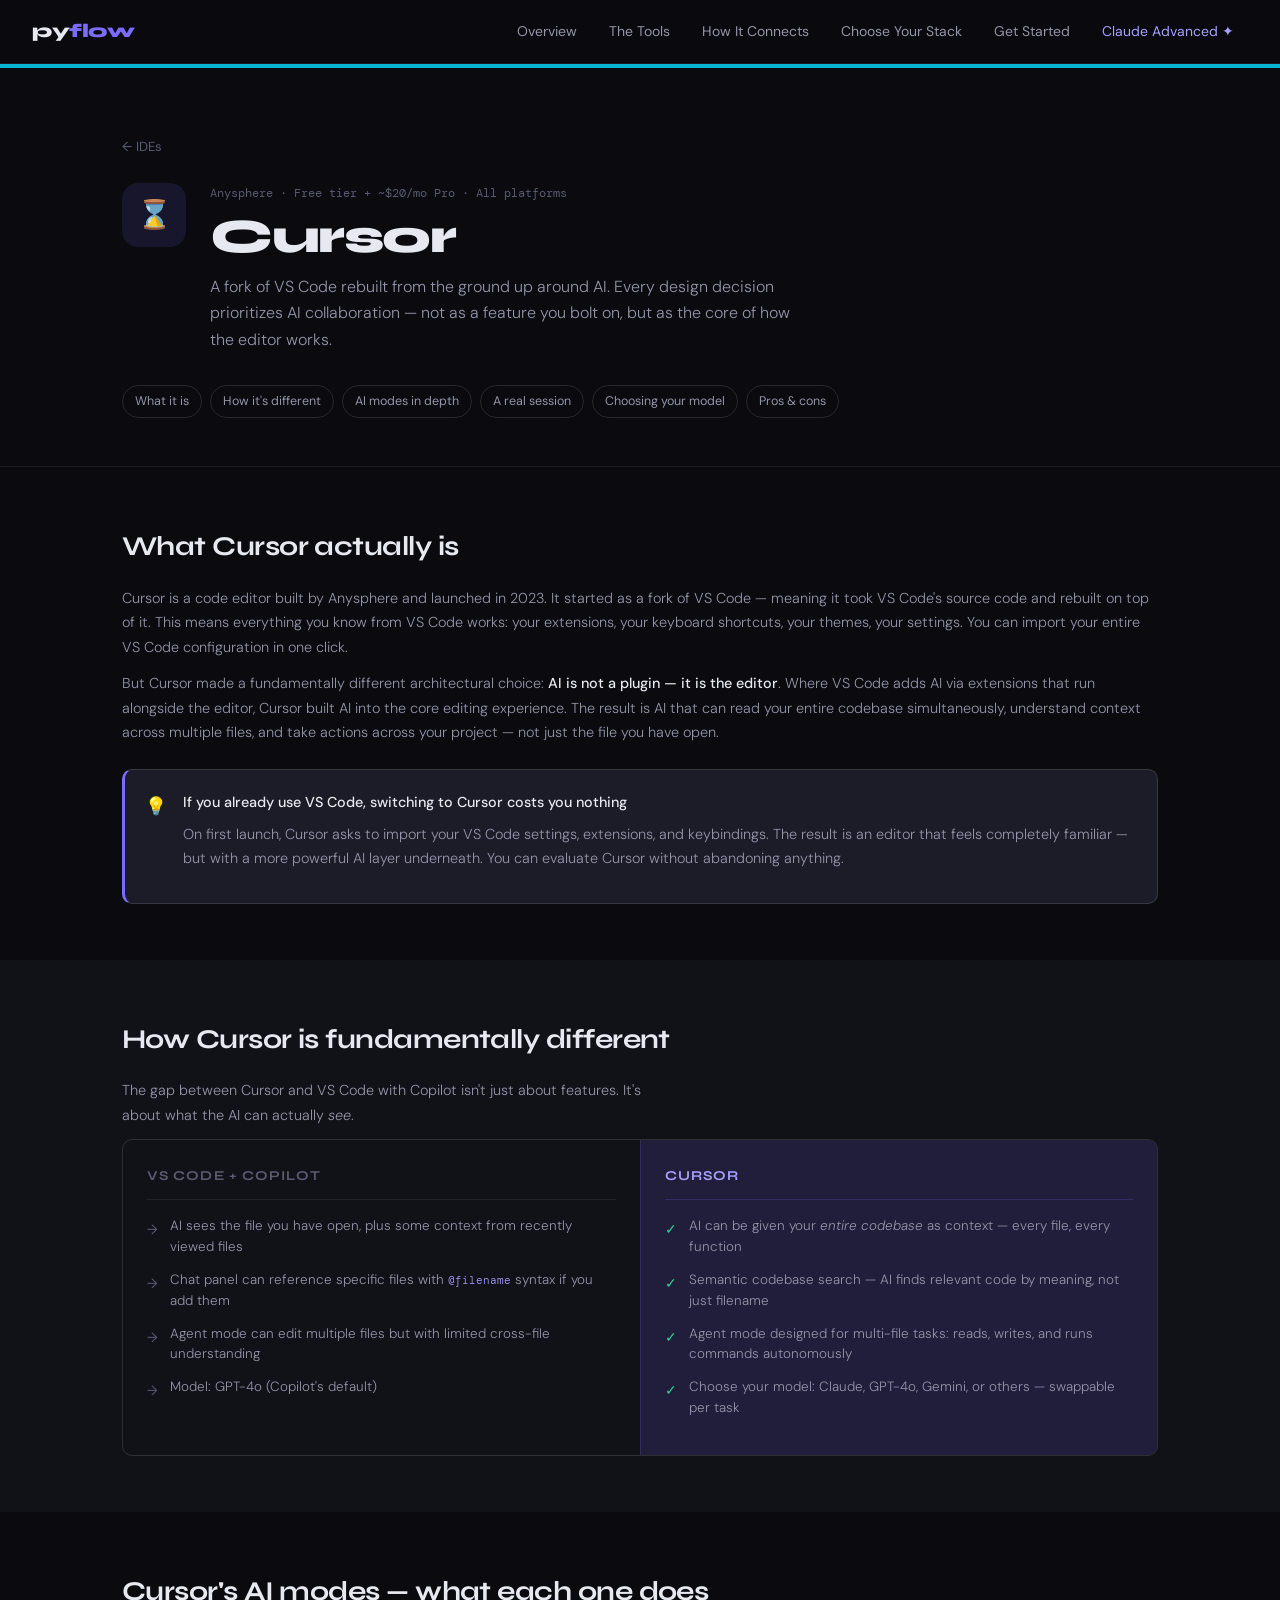
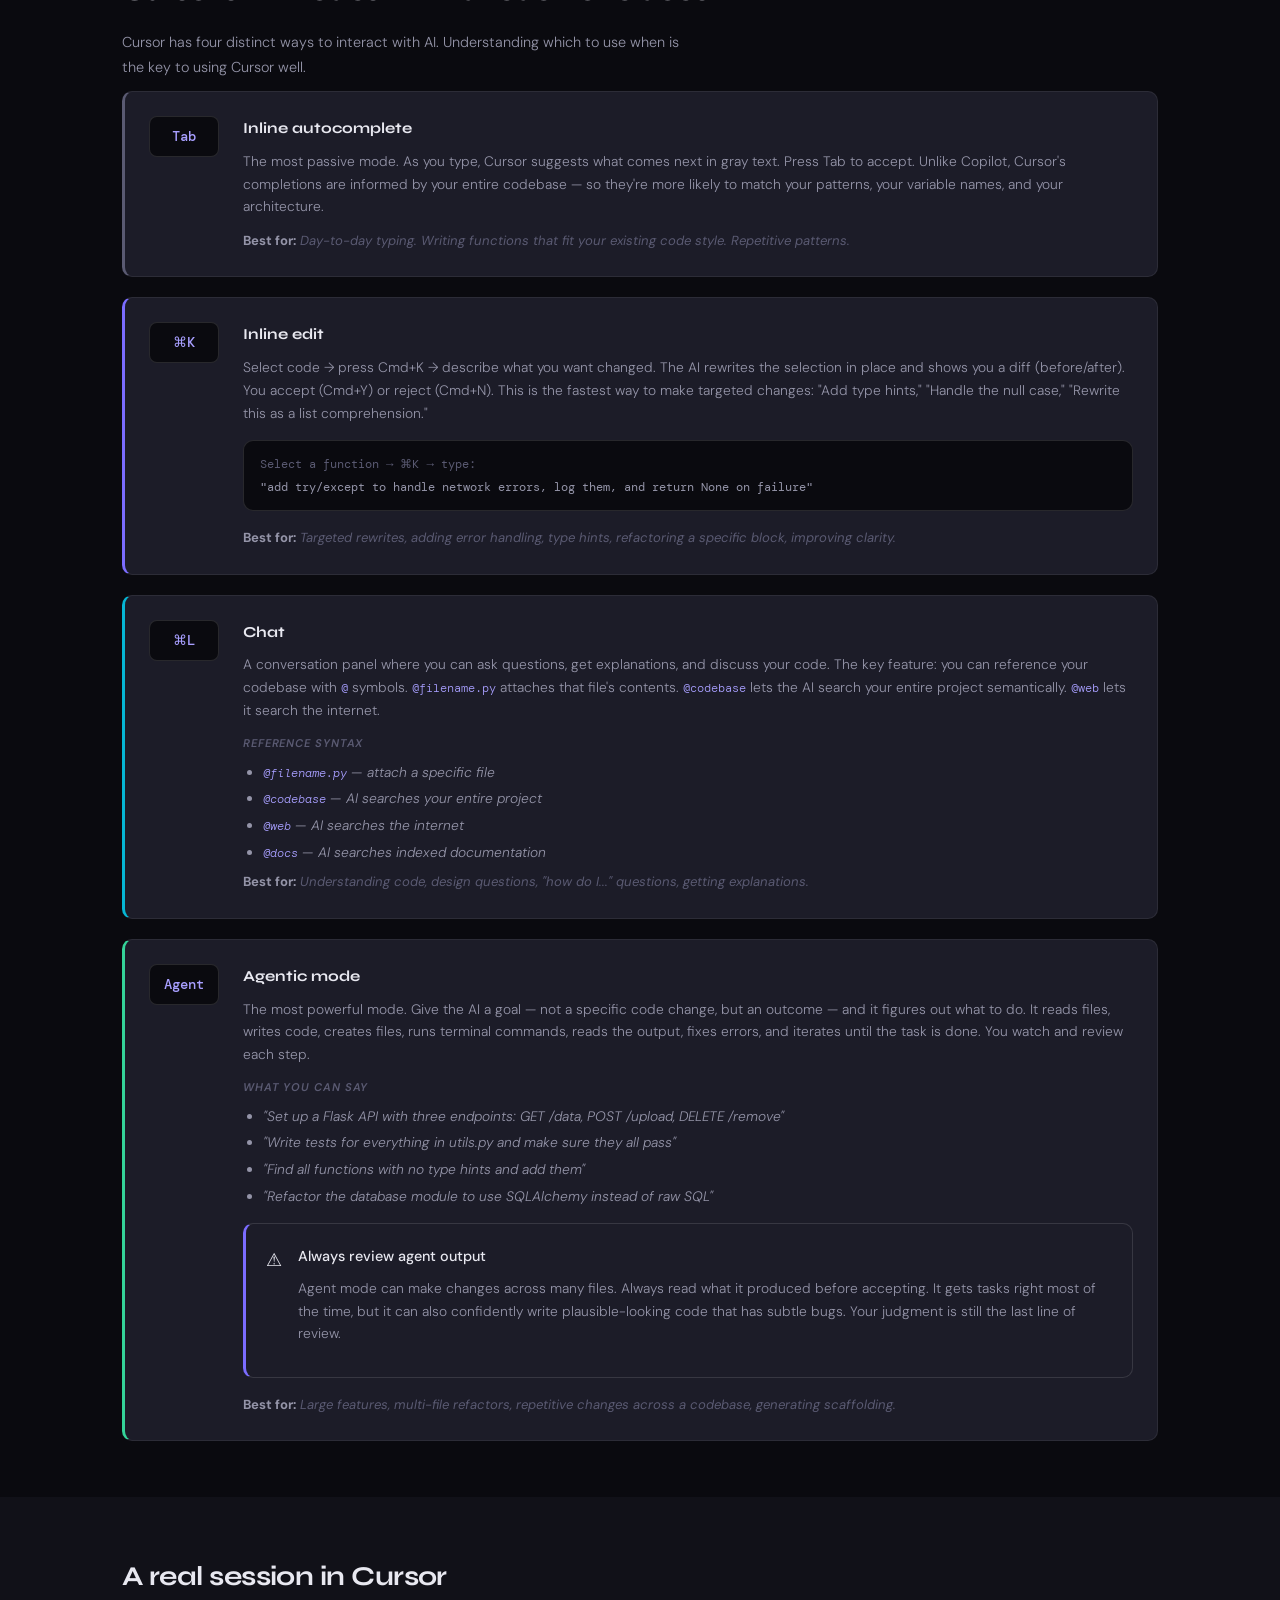
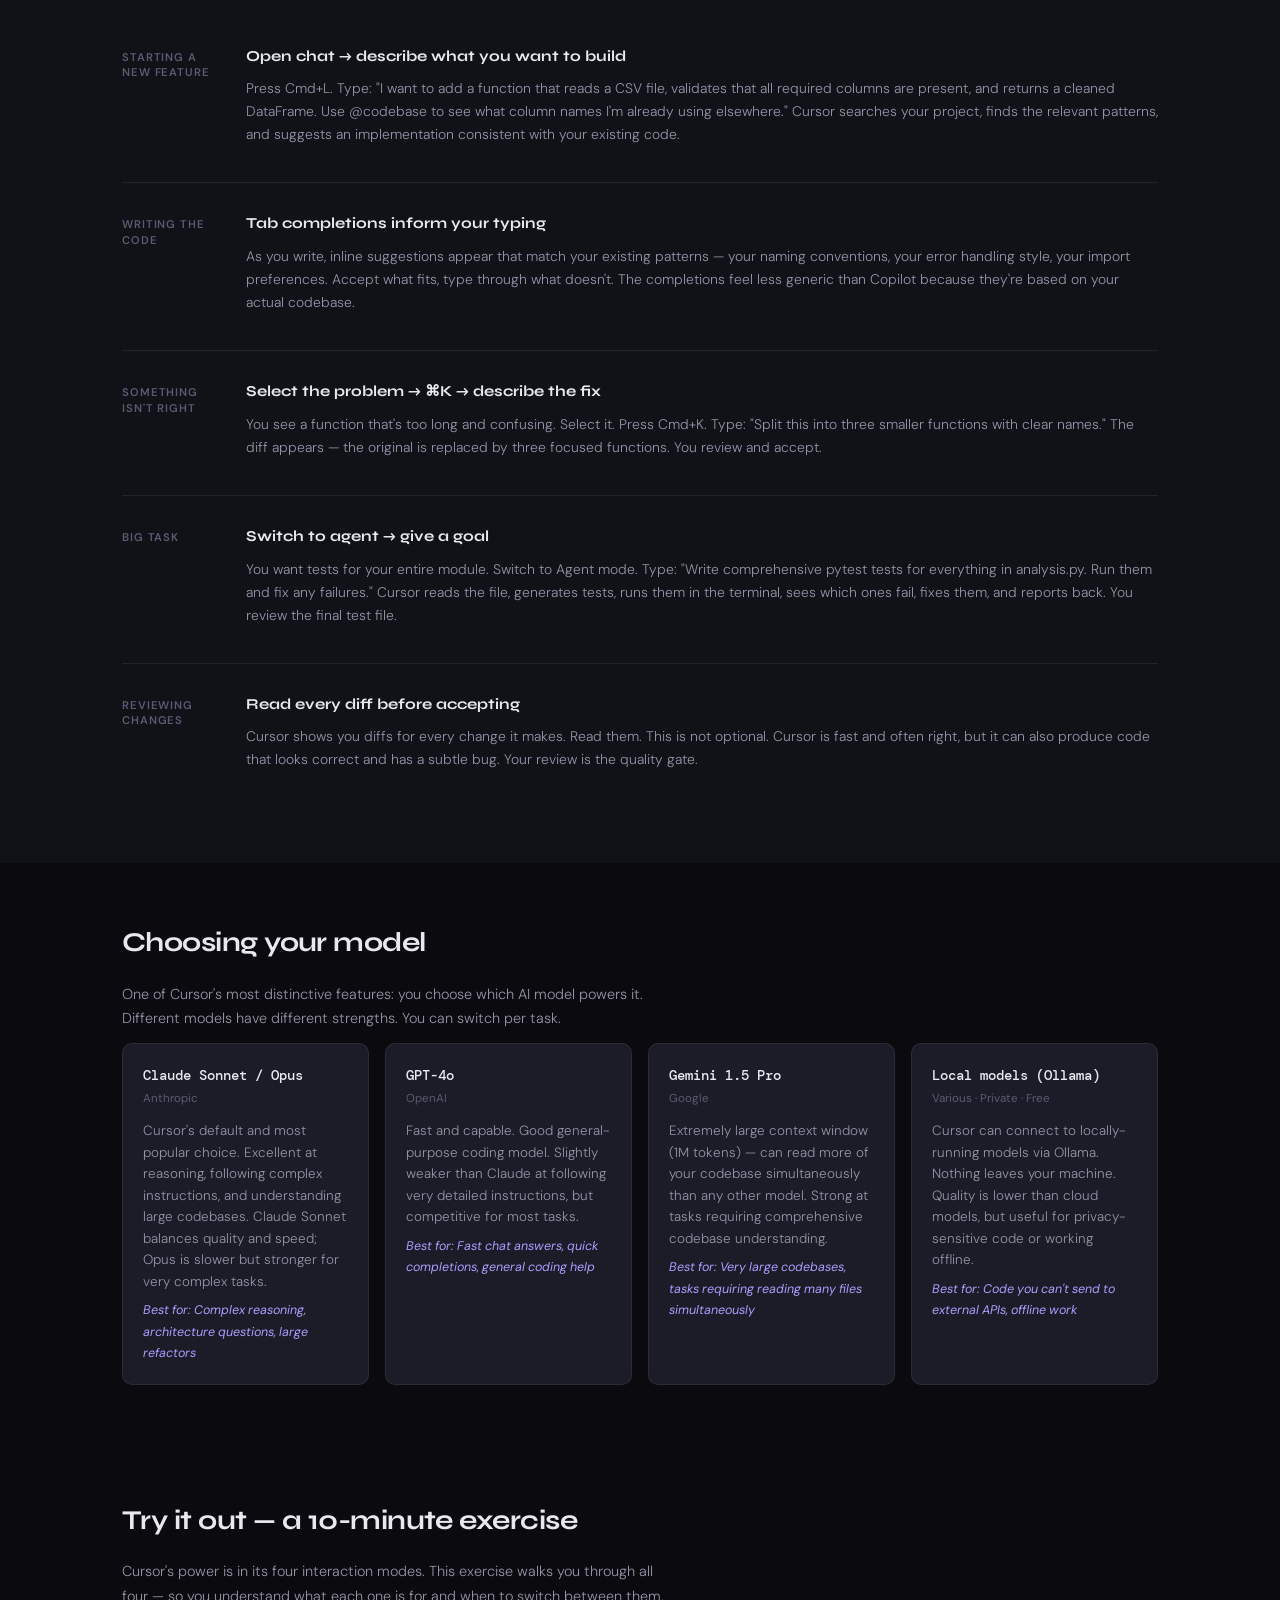
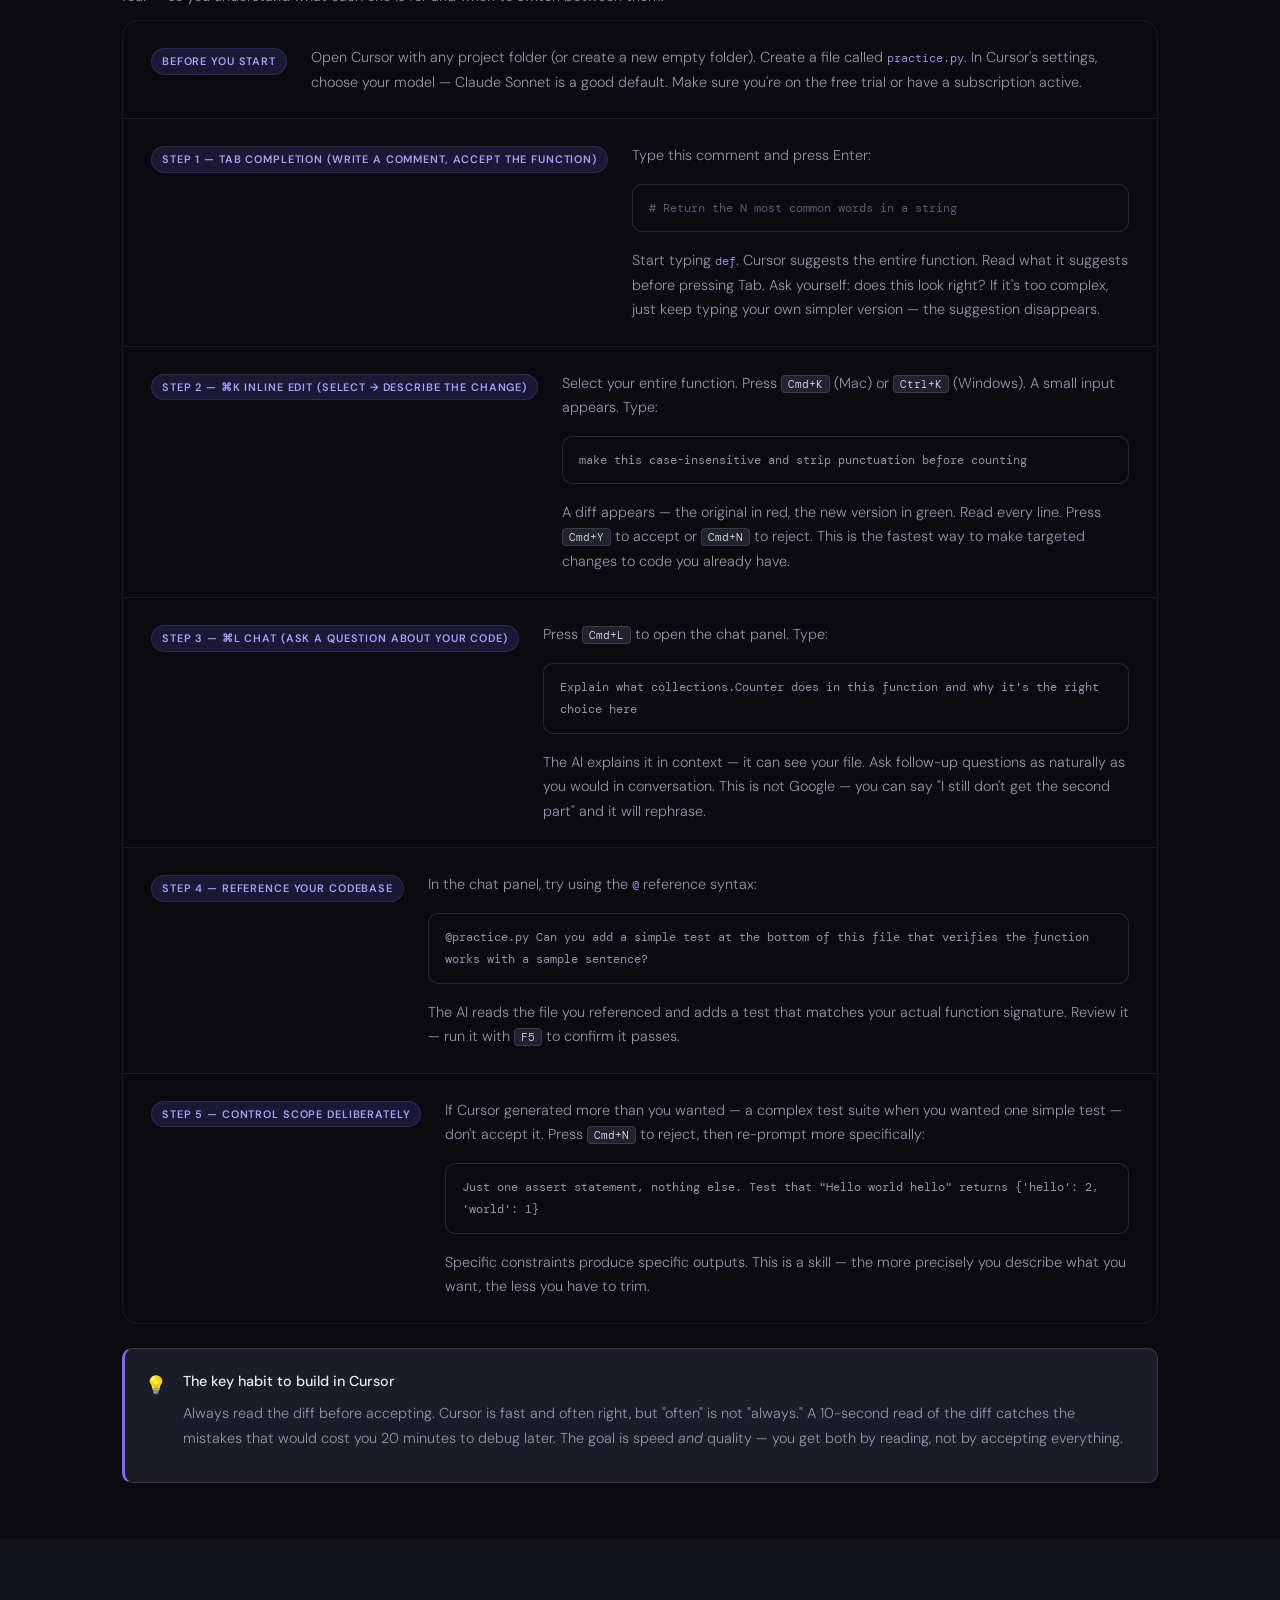
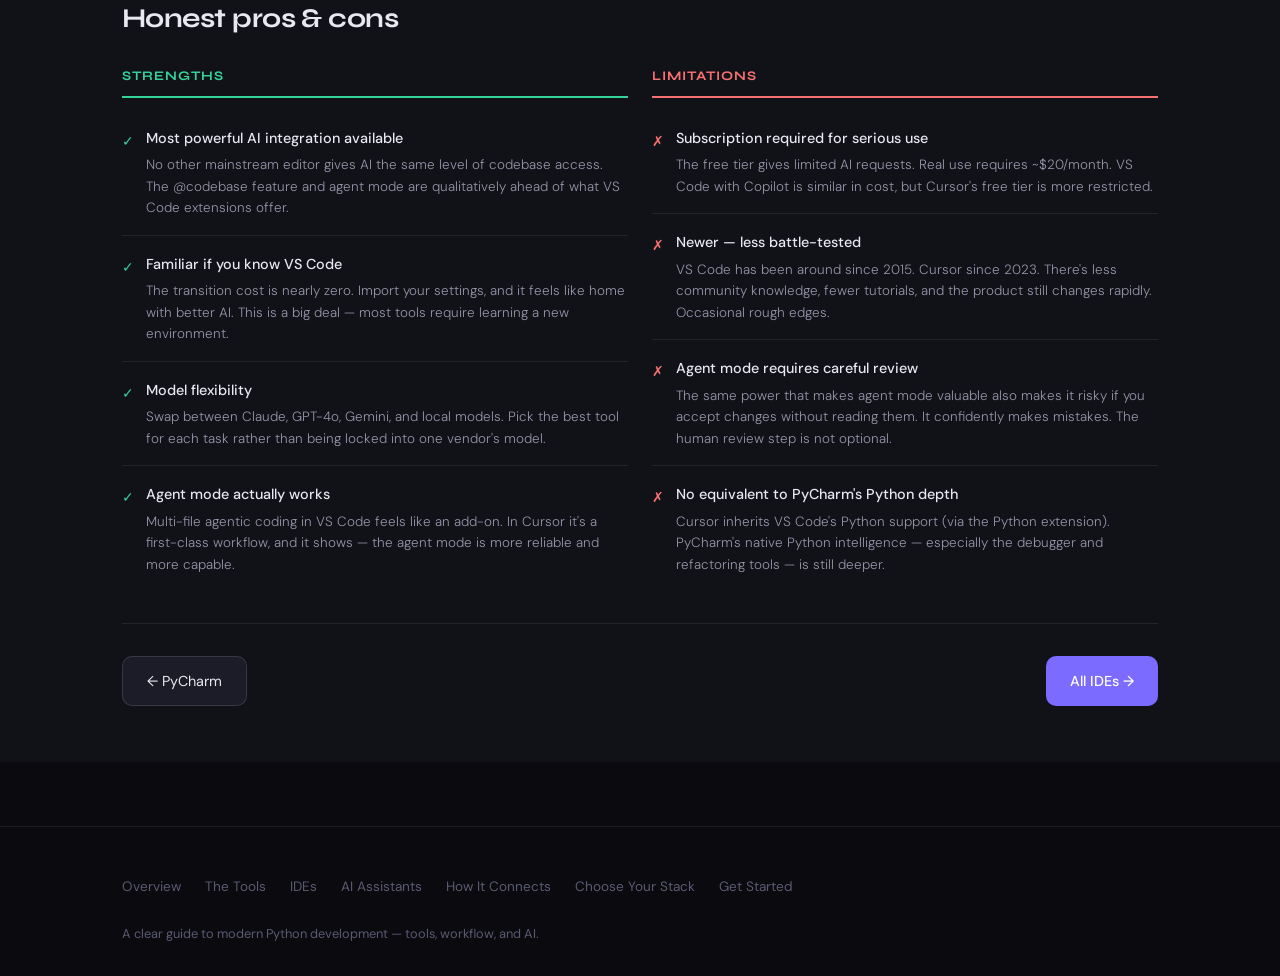
<file: ide-cursor.html>
<!DOCTYPE html>
<html lang="en">
<head>
<meta charset="UTF-8">
<meta name="viewport" content="width=device-width, initial-scale=1.0">
<title>Cursor — IDE Deep Dive</title>
<link rel="preconnect" href="https://fonts.googleapis.com">
<link href="https://fonts.googleapis.com/css2?family=Syne:wght@400;500;600;700;800&family=DM+Sans:ital,opsz,wght@0,9..40,300;0,9..40,400;0,9..40,500;1,9..40,300&family=DM+Mono:wght@400;500&display=swap" rel="stylesheet">
<link rel="stylesheet" href="style.css">
<link rel="stylesheet" href="ide-styles.css">
</head>
<body>

<nav class="nav">
  <a href="index.html" class="nav-logo">py<span>flow</span></a>
    <div class="nav-links">
    <a href="index.html">Overview</a>
    <a href="tools.html">The Tools</a>
    <a href="workflow.html">How It Connects</a>
    <a href="stacks.html">Choose Your Stack</a>
    <a href="start.html">Get Started</a>
    <a href="claude-power.html" style="color: var(--accent2);">Claude Advanced ✦</a>
  </div>
  <button class="nav-mobile-toggle" onclick="toggleMobileNav()">☰</button>
</nav>
<div class="mobile-nav" id="mobileNav">
  <a href="index.html">Overview</a>
  <a href="tools.html">The Tools</a>
  <a href="workflow.html">How It Connects</a>
  <a href="stacks.html">Choose Your Stack</a>
  <a href="start.html">Get Started</a>
  <a href="claude-power.html">Claude Advanced ✦</a>
</div>

<main>

<div class="ide-hero cursor-hero">
  <div class="container">
    <div class="ide-breadcrumb"><a href="ides.html">← IDEs</a></div>
    <div class="ide-hero-inner">
      <div class="ide-logo-lg cursor-lg">⌛</div>
      <div>
        <div class="ide-tag">Anysphere · Free tier + ~$20/mo Pro · All platforms</div>
        <h1 class="ide-title">Cursor</h1>
        <p class="ide-subtitle">A fork of VS Code rebuilt from the ground up around AI. Every design decision prioritizes AI collaboration — not as a feature you bolt on, but as the core of how the editor works.</p>
      </div>
    </div>
    <div class="ide-toc">
      <a href="#what-it-is">What it is</a>
      <a href="#how-different">How it's different</a>
      <a href="#ai-modes">AI modes in depth</a>
      <a href="#session-walkthrough">A real session</a>
      <a href="#models">Choosing your model</a>
      <a href="#pros-cons">Pros & cons</a>
    </div>
  </div>
</div>

<!-- What it is -->
<section class="ide-section" id="what-it-is">
  <div class="container">
    <h2>What Cursor actually is</h2>
    <p>Cursor is a code editor built by Anysphere and launched in 2023. It started as a fork of VS Code — meaning it took VS Code's source code and rebuilt on top of it. This means everything you know from VS Code works: your extensions, your keyboard shortcuts, your themes, your settings. You can import your entire VS Code configuration in one click.</p>
    <p>But Cursor made a fundamentally different architectural choice: <strong>AI is not a plugin — it is the editor</strong>. Where VS Code adds AI via extensions that run alongside the editor, Cursor built AI into the core editing experience. The result is AI that can read your entire codebase simultaneously, understand context across multiple files, and take actions across your project — not just the file you have open.</p>

    <div class="callout" style="margin-top: 1.5rem;">
      <div class="callout-icon">💡</div>
      <div>
        <strong>If you already use VS Code, switching to Cursor costs you nothing</strong>
        <p>On first launch, Cursor asks to import your VS Code settings, extensions, and keybindings. The result is an editor that feels completely familiar — but with a more powerful AI layer underneath. You can evaluate Cursor without abandoning anything.</p>
      </div>
    </div>
  </div>
</section>

<!-- How it's different -->
<section class="ide-section alt-bg" id="how-different">
  <div class="container">
    <h2>How Cursor is fundamentally different</h2>
    <p class="section-intro-sm">The gap between Cursor and VS Code with Copilot isn't just about features. It's about what the AI can actually <em>see</em>.</p>

    <div class="diff-comparison">
      <div class="diff-col">
        <div class="diff-header">VS Code + Copilot</div>
        <div class="diff-item">
          <div class="diff-icon neutral-icon">→</div>
          <p>AI sees the file you have open, plus some context from recently viewed files</p>
        </div>
        <div class="diff-item">
          <div class="diff-icon neutral-icon">→</div>
          <p>Chat panel can reference specific files with <code>@filename</code> syntax if you add them</p>
        </div>
        <div class="diff-item">
          <div class="diff-icon neutral-icon">→</div>
          <p>Agent mode can edit multiple files but with limited cross-file understanding</p>
        </div>
        <div class="diff-item">
          <div class="diff-icon neutral-icon">→</div>
          <p>Model: GPT-4o (Copilot's default)</p>
        </div>
      </div>
      <div class="diff-col diff-col-cursor">
        <div class="diff-header cursor-header">Cursor</div>
        <div class="diff-item">
          <div class="diff-icon good-icon">✓</div>
          <p>AI can be given your <em>entire codebase</em> as context — every file, every function</p>
        </div>
        <div class="diff-item">
          <div class="diff-icon good-icon">✓</div>
          <p>Semantic codebase search — AI finds relevant code by meaning, not just filename</p>
        </div>
        <div class="diff-item">
          <div class="diff-icon good-icon">✓</div>
          <p>Agent mode designed for multi-file tasks: reads, writes, and runs commands autonomously</p>
        </div>
        <div class="diff-item">
          <div class="diff-icon good-icon">✓</div>
          <p>Choose your model: Claude, GPT-4o, Gemini, or others — swappable per task</p>
        </div>
      </div>
    </div>
  </div>
</section>

<!-- AI Modes -->
<section class="ide-section" id="ai-modes">
  <div class="container">
    <h2>Cursor's AI modes — what each one does</h2>
    <p class="section-intro-sm">Cursor has four distinct ways to interact with AI. Understanding which to use when is the key to using Cursor well.</p>

    <div class="modes-list">

      <div class="mode-card mode-tab">
        <div class="mode-shortcut">Tab</div>
        <div class="mode-content">
          <h3>Inline autocomplete</h3>
          <p>The most passive mode. As you type, Cursor suggests what comes next in gray text. Press Tab to accept. Unlike Copilot, Cursor's completions are informed by your entire codebase — so they're more likely to match your patterns, your variable names, and your architecture.</p>
          <div class="mode-example">
            <strong>Best for:</strong> Day-to-day typing. Writing functions that fit your existing code style. Repetitive patterns.
          </div>
        </div>
      </div>

      <div class="mode-card mode-k">
        <div class="mode-shortcut">⌘K</div>
        <div class="mode-content">
          <h3>Inline edit</h3>
          <p>Select code → press Cmd+K → describe what you want changed. The AI rewrites the selection in place and shows you a diff (before/after). You accept (Cmd+Y) or reject (Cmd+N). This is the fastest way to make targeted changes: "Add type hints," "Handle the null case," "Rewrite this as a list comprehension."</p>
          <div class="code-block small">
            <div class="code-comment">Select a function → ⌘K → type:</div>
            "add try/except to handle network errors, log them, and return None on failure"
          </div>
          <div class="mode-example">
            <strong>Best for:</strong> Targeted rewrites, adding error handling, type hints, refactoring a specific block, improving clarity.
          </div>
        </div>
      </div>

      <div class="mode-card mode-l">
        <div class="mode-shortcut">⌘L</div>
        <div class="mode-content">
          <h3>Chat</h3>
          <p>A conversation panel where you can ask questions, get explanations, and discuss your code. The key feature: you can reference your codebase with <code>@</code> symbols. <code>@filename.py</code> attaches that file's contents. <code>@codebase</code> lets the AI search your entire project semantically. <code>@web</code> lets it search the internet.</p>
          <div class="mode-example">
            <div class="cap-example-label">Reference syntax</div>
            <ul class="cap-list">
              <li><code>@filename.py</code> — attach a specific file</li>
              <li><code>@codebase</code> — AI searches your entire project</li>
              <li><code>@web</code> — AI searches the internet</li>
              <li><code>@docs</code> — AI searches indexed documentation</li>
            </ul>
          </div>
          <div class="mode-example">
            <strong>Best for:</strong> Understanding code, design questions, "how do I..." questions, getting explanations.
          </div>
        </div>
      </div>

      <div class="mode-card mode-agent">
        <div class="mode-shortcut">Agent</div>
        <div class="mode-content">
          <h3>Agentic mode</h3>
          <p>The most powerful mode. Give the AI a goal — not a specific code change, but an outcome — and it figures out what to do. It reads files, writes code, creates files, runs terminal commands, reads the output, fixes errors, and iterates until the task is done. You watch and review each step.</p>
          <div class="mode-example">
            <div class="cap-example-label">What you can say</div>
            <ul class="cap-list">
              <li>"Set up a Flask API with three endpoints: GET /data, POST /upload, DELETE /remove"</li>
              <li>"Write tests for everything in utils.py and make sure they all pass"</li>
              <li>"Find all functions with no type hints and add them"</li>
              <li>"Refactor the database module to use SQLAlchemy instead of raw SQL"</li>
            </ul>
          </div>
          <div class="callout" style="margin-top: 1rem; margin-bottom: 0;">
            <div class="callout-icon">⚠</div>
            <div>
              <strong>Always review agent output</strong>
              <p>Agent mode can make changes across many files. Always read what it produced before accepting. It gets tasks right most of the time, but it can also confidently write plausible-looking code that has subtle bugs. Your judgment is still the last line of review.</p>
            </div>
          </div>
          <div class="mode-example" style="margin-top: 1rem;">
            <strong>Best for:</strong> Large features, multi-file refactors, repetitive changes across a codebase, generating scaffolding.
          </div>
        </div>
      </div>

    </div>
  </div>
</section>

<!-- Real session -->
<section class="ide-section alt-bg" id="session-walkthrough">
  <div class="container">
    <h2>A real session in Cursor</h2>

    <div class="session-flow">

      <div class="session-moment">
        <div class="sm-time">Starting a new feature</div>
        <div class="sm-content">
          <h4>Open chat → describe what you want to build</h4>
          <p>Press Cmd+L. Type: "I want to add a function that reads a CSV file, validates that all required columns are present, and returns a cleaned DataFrame. Use @codebase to see what column names I'm already using elsewhere." Cursor searches your project, finds the relevant patterns, and suggests an implementation consistent with your existing code.</p>
        </div>
      </div>

      <div class="session-moment">
        <div class="sm-time">Writing the code</div>
        <div class="sm-content">
          <h4>Tab completions inform your typing</h4>
          <p>As you write, inline suggestions appear that match your existing patterns — your naming conventions, your error handling style, your import preferences. Accept what fits, type through what doesn't. The completions feel less generic than Copilot because they're based on your actual codebase.</p>
        </div>
      </div>

      <div class="session-moment">
        <div class="sm-time">Something isn't right</div>
        <div class="sm-content">
          <h4>Select the problem → ⌘K → describe the fix</h4>
          <p>You see a function that's too long and confusing. Select it. Press Cmd+K. Type: "Split this into three smaller functions with clear names." The diff appears — the original is replaced by three focused functions. You review and accept.</p>
        </div>
      </div>

      <div class="session-moment">
        <div class="sm-time">Big task</div>
        <div class="sm-content">
          <h4>Switch to agent → give a goal</h4>
          <p>You want tests for your entire module. Switch to Agent mode. Type: "Write comprehensive pytest tests for everything in analysis.py. Run them and fix any failures." Cursor reads the file, generates tests, runs them in the terminal, sees which ones fail, fixes them, and reports back. You review the final test file.</p>
        </div>
      </div>

      <div class="session-moment">
        <div class="sm-time">Reviewing changes</div>
        <div class="sm-content">
          <h4>Read every diff before accepting</h4>
          <p>Cursor shows you diffs for every change it makes. Read them. This is not optional. Cursor is fast and often right, but it can also produce code that looks correct and has a subtle bug. Your review is the quality gate.</p>
        </div>
      </div>

    </div>
  </div>
</section>

<!-- Choosing your model -->
<section class="ide-section" id="models">
  <div class="container">
    <h2>Choosing your model</h2>
    <p class="section-intro-sm">One of Cursor's most distinctive features: you choose which AI model powers it. Different models have different strengths. You can switch per task.</p>

    <div class="model-grid">
      <div class="model-card">
        <div class="model-name">Claude Sonnet / Opus</div>
        <div class="model-by">Anthropic</div>
        <p>Cursor's default and most popular choice. Excellent at reasoning, following complex instructions, and understanding large codebases. Claude Sonnet balances quality and speed; Opus is slower but stronger for very complex tasks.</p>
        <div class="model-use">Best for: Complex reasoning, architecture questions, large refactors</div>
      </div>
      <div class="model-card">
        <div class="model-name">GPT-4o</div>
        <div class="model-by">OpenAI</div>
        <p>Fast and capable. Good general-purpose coding model. Slightly weaker than Claude at following very detailed instructions, but competitive for most tasks.</p>
        <div class="model-use">Best for: Fast chat answers, quick completions, general coding help</div>
      </div>
      <div class="model-card">
        <div class="model-name">Gemini 1.5 Pro</div>
        <div class="model-by">Google</div>
        <p>Extremely large context window (1M tokens) — can read more of your codebase simultaneously than any other model. Strong at tasks requiring comprehensive codebase understanding.</p>
        <div class="model-use">Best for: Very large codebases, tasks requiring reading many files simultaneously</div>
      </div>
      <div class="model-card">
        <div class="model-name">Local models (Ollama)</div>
        <div class="model-by">Various · Private · Free</div>
        <p>Cursor can connect to locally-running models via Ollama. Nothing leaves your machine. Quality is lower than cloud models, but useful for privacy-sensitive code or working offline.</p>
        <div class="model-use">Best for: Code you can't send to external APIs, offline work</div>
      </div>
    </div>
  </div>
</section>

<!-- Try It Out -->
<section class="ide-section" id="try-it">
  <div class="container">
    <h2>Try it out — a 10-minute exercise</h2>
    <p class="section-intro-sm">Cursor's power is in its four interaction modes. This exercise walks you through all four — so you understand what each one is for and when to switch between them.</p>

    <div class="tryit-steps">

      <div class="tryit-step">
        <div class="ts-badge">Before you start</div>
        <div class="ts-body">
          <p>Open Cursor with any project folder (or create a new empty folder). Create a file called <code>practice.py</code>. In Cursor's settings, choose your model — Claude Sonnet is a good default. Make sure you're on the free trial or have a subscription active.</p>
        </div>
      </div>

      <div class="tryit-step">
        <div class="ts-badge">Step 1 — Tab completion (write a comment, accept the function)</div>
        <div class="ts-body">
          <p>Type this comment and press Enter:</p>
          <div class="code-block small">
            <div class="code-comment"># Return the N most common words in a string</div>
          </div>
          <p>Start typing <code>def</code>. Cursor suggests the entire function. Read what it suggests before pressing Tab. Ask yourself: does this look right? If it's too complex, just keep typing your own simpler version — the suggestion disappears.</p>
        </div>
      </div>

      <div class="tryit-step">
        <div class="ts-badge">Step 2 — ⌘K inline edit (select → describe the change)</div>
        <div class="ts-body">
          <p>Select your entire function. Press <kbd>Cmd+K</kbd> (Mac) or <kbd>Ctrl+K</kbd> (Windows). A small input appears. Type:</p>
          <div class="code-block small">make this case-insensitive and strip punctuation before counting</div>
          <p>A diff appears — the original in red, the new version in green. Read every line. Press <kbd>Cmd+Y</kbd> to accept or <kbd>Cmd+N</kbd> to reject. This is the fastest way to make targeted changes to code you already have.</p>
        </div>
      </div>

      <div class="tryit-step">
        <div class="ts-badge">Step 3 — ⌘L chat (ask a question about your code)</div>
        <div class="ts-body">
          <p>Press <kbd>Cmd+L</kbd> to open the chat panel. Type:</p>
          <div class="code-block small">Explain what collections.Counter does in this function and why it's the right choice here</div>
          <p>The AI explains it in context — it can see your file. Ask follow-up questions as naturally as you would in conversation. This is not Google — you can say "I still don't get the second part" and it will rephrase.</p>
        </div>
      </div>

      <div class="tryit-step">
        <div class="ts-badge">Step 4 — Reference your codebase</div>
        <div class="ts-body">
          <p>In the chat panel, try using the <code>@</code> reference syntax:</p>
          <div class="code-block small">@practice.py Can you add a simple test at the bottom of this file that verifies the function works with a sample sentence?</div>
          <p>The AI reads the file you referenced and adds a test that matches your actual function signature. Review it — run it with <kbd>F5</kbd> to confirm it passes.</p>
        </div>
      </div>

      <div class="tryit-step">
        <div class="ts-badge">Step 5 — Control scope deliberately</div>
        <div class="ts-body">
          <p>If Cursor generated more than you wanted — a complex test suite when you wanted one simple test — don't accept it. Press <kbd>Cmd+N</kbd> to reject, then re-prompt more specifically:</p>
          <div class="code-block small">Just one assert statement, nothing else. Test that "Hello world hello" returns {'hello': 2, 'world': 1}</div>
          <p>Specific constraints produce specific outputs. This is a skill — the more precisely you describe what you want, the less you have to trim.</p>
        </div>
      </div>

    </div>

    <div class="callout">
      <div class="callout-icon">💡</div>
      <div>
        <strong>The key habit to build in Cursor</strong>
        <p>Always read the diff before accepting. Cursor is fast and often right, but "often" is not "always." A 10-second read of the diff catches the mistakes that would cost you 20 minutes to debug later. The goal is speed <em>and</em> quality — you get both by reading, not by accepting everything.</p>
      </div>
    </div>
  </div>
</section>

<!-- Pros and Cons -->
<section class="ide-section alt-bg" id="pros-cons">
  <div class="container">
    <h2>Honest pros & cons</h2>

    <div class="pros-cons-grid">
      <div class="pros-col">
        <div class="pc-header good-header">Strengths</div>
        <div class="pc-item">
          <div class="pc-icon good-icon">✓</div>
          <div>
            <strong>Most powerful AI integration available</strong>
            <p>No other mainstream editor gives AI the same level of codebase access. The @codebase feature and agent mode are qualitatively ahead of what VS Code extensions offer.</p>
          </div>
        </div>
        <div class="pc-item">
          <div class="pc-icon good-icon">✓</div>
          <div>
            <strong>Familiar if you know VS Code</strong>
            <p>The transition cost is nearly zero. Import your settings, and it feels like home with better AI. This is a big deal — most tools require learning a new environment.</p>
          </div>
        </div>
        <div class="pc-item">
          <div class="pc-icon good-icon">✓</div>
          <div>
            <strong>Model flexibility</strong>
            <p>Swap between Claude, GPT-4o, Gemini, and local models. Pick the best tool for each task rather than being locked into one vendor's model.</p>
          </div>
        </div>
        <div class="pc-item">
          <div class="pc-icon good-icon">✓</div>
          <div>
            <strong>Agent mode actually works</strong>
            <p>Multi-file agentic coding in VS Code feels like an add-on. In Cursor it's a first-class workflow, and it shows — the agent mode is more reliable and more capable.</p>
          </div>
        </div>
      </div>
      <div class="cons-col">
        <div class="pc-header bad-header">Limitations</div>
        <div class="pc-item">
          <div class="pc-icon bad-icon">✗</div>
          <div>
            <strong>Subscription required for serious use</strong>
            <p>The free tier gives limited AI requests. Real use requires ~$20/month. VS Code with Copilot is similar in cost, but Cursor's free tier is more restricted.</p>
          </div>
        </div>
        <div class="pc-item">
          <div class="pc-icon bad-icon">✗</div>
          <div>
            <strong>Newer — less battle-tested</strong>
            <p>VS Code has been around since 2015. Cursor since 2023. There's less community knowledge, fewer tutorials, and the product still changes rapidly. Occasional rough edges.</p>
          </div>
        </div>
        <div class="pc-item">
          <div class="pc-icon bad-icon">✗</div>
          <div>
            <strong>Agent mode requires careful review</strong>
            <p>The same power that makes agent mode valuable also makes it risky if you accept changes without reading them. It confidently makes mistakes. The human review step is not optional.</p>
          </div>
        </div>
        <div class="pc-item">
          <div class="pc-icon bad-icon">✗</div>
          <div>
            <strong>No equivalent to PyCharm's Python depth</strong>
            <p>Cursor inherits VS Code's Python support (via the Python extension). PyCharm's native Python intelligence — especially the debugger and refactoring tools — is still deeper.</p>
          </div>
        </div>
      </div>
    </div>

    <div class="ide-nav-footer">
      <a href="ide-pycharm.html" class="btn-ghost">← PyCharm</a>
      <a href="ides.html" class="btn-primary">All IDEs →</a>
    </div>
  </div>
</section>

</main>

<footer class="footer">
  <div class="container">
    <div class="footer-nav">
      <a href="index.html">Overview</a>
      <a href="tools.html">The Tools</a>
      <a href="ides.html">IDEs</a>
      <a href="ai-assistants.html">AI Assistants</a>
      <a href="workflow.html">How It Connects</a>
      <a href="stacks.html">Choose Your Stack</a>
      <a href="start.html">Get Started</a>
    </div>
    <p class="footer-note">A clear guide to modern Python development — tools, workflow, and AI.</p>
  </div>
</footer>
<script src="main.js"></script>
</body>
</html>
</file>
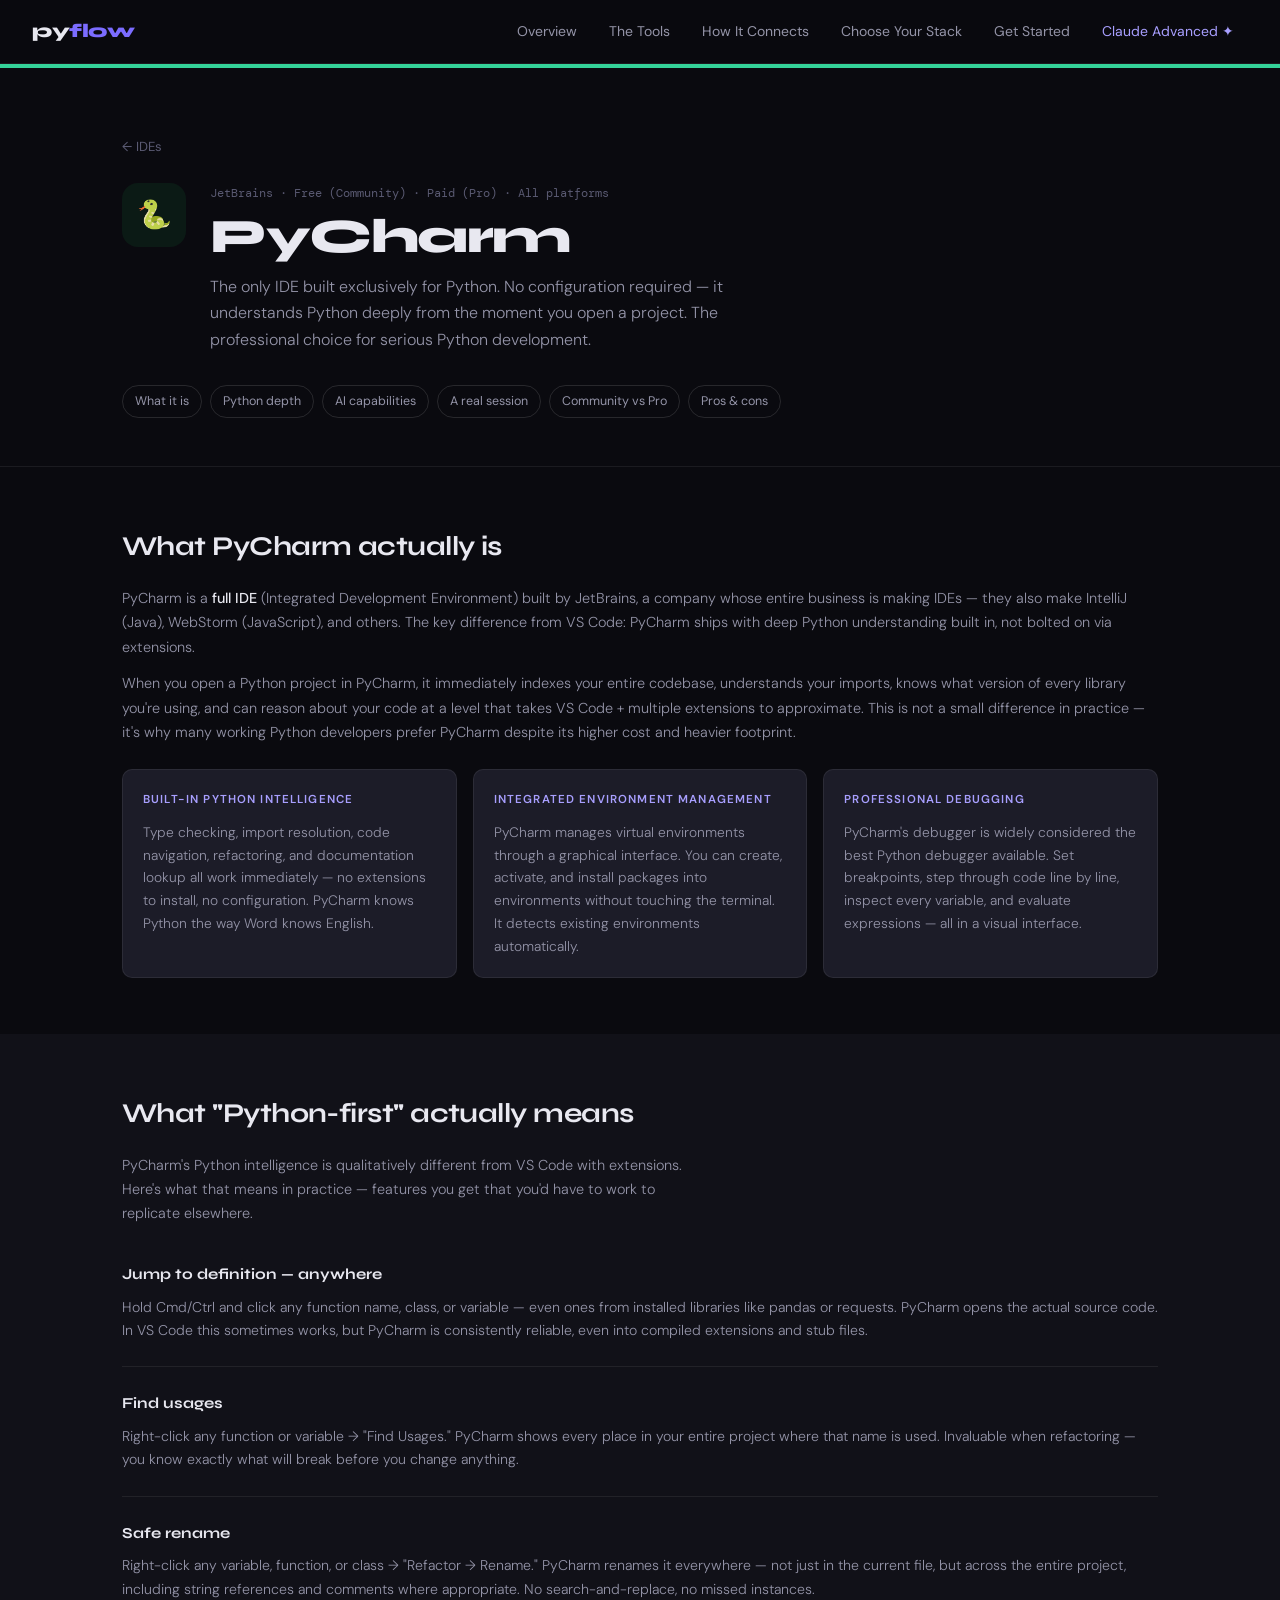
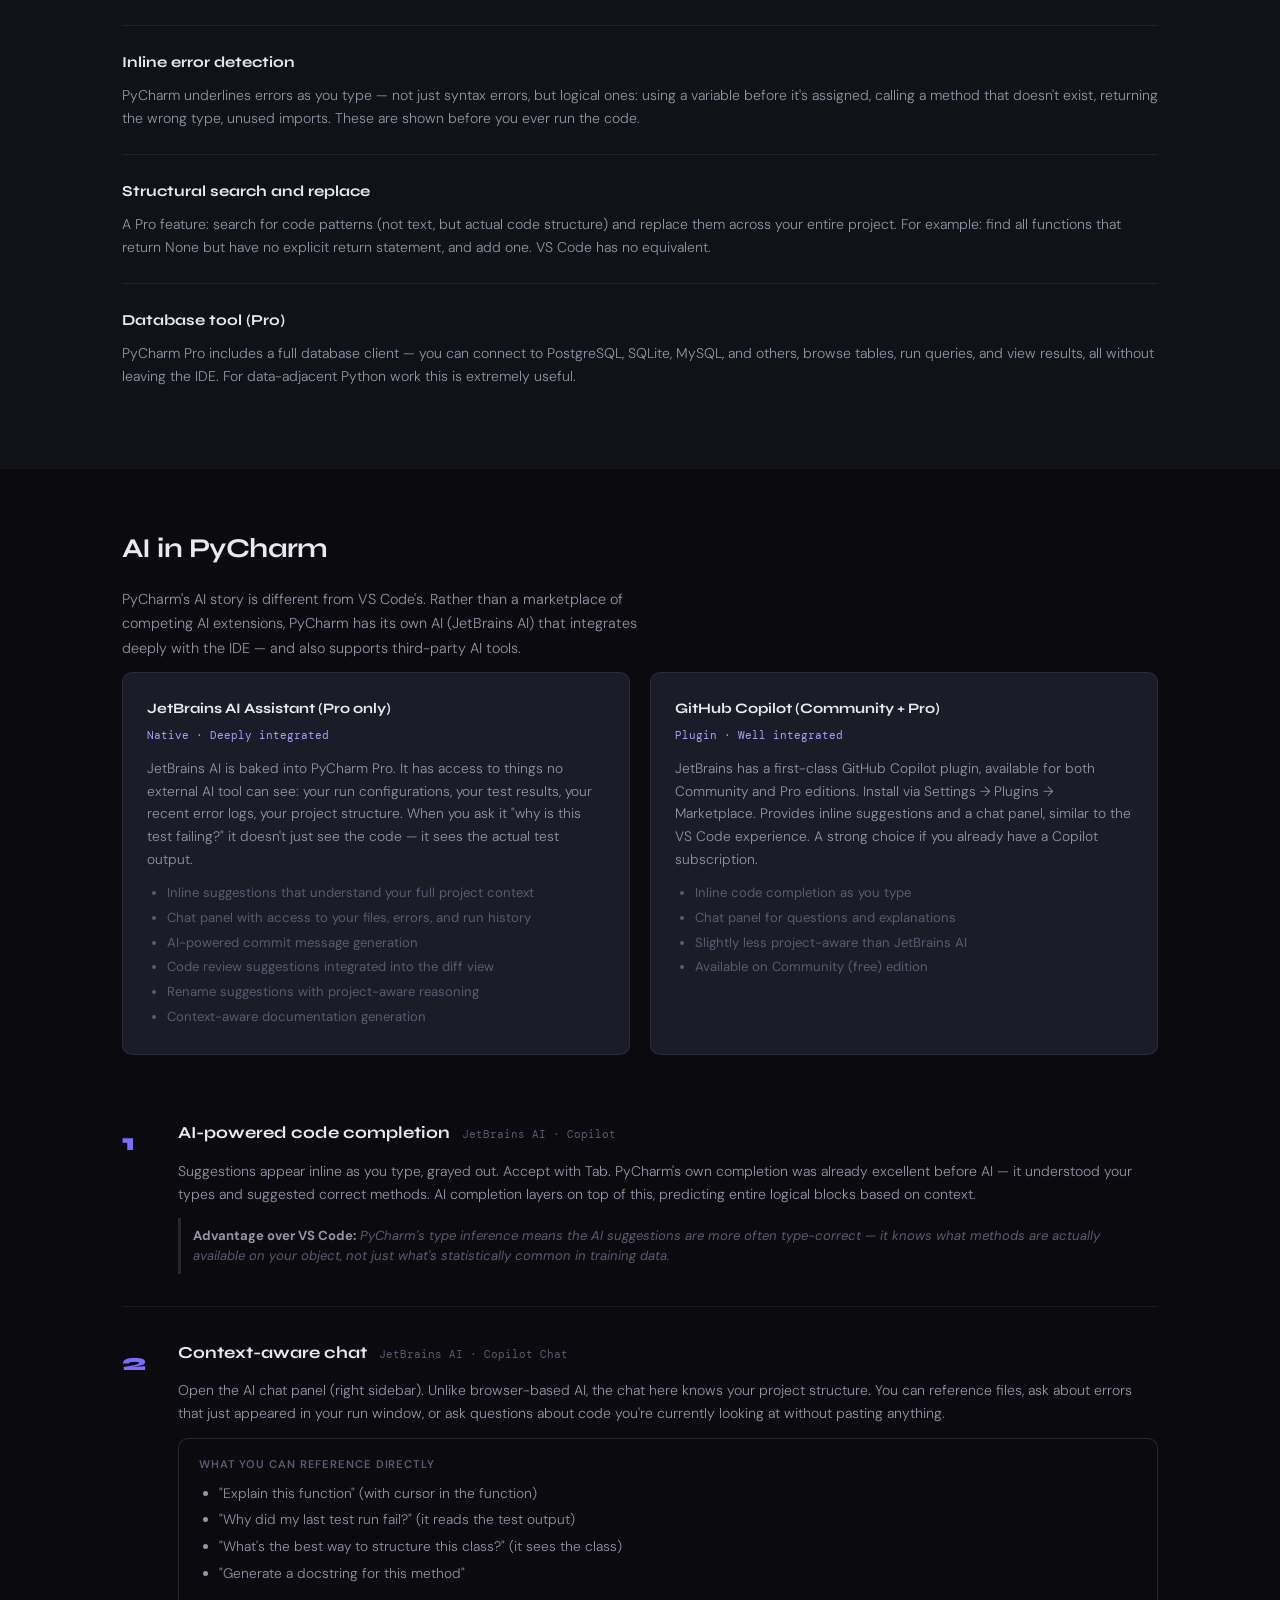
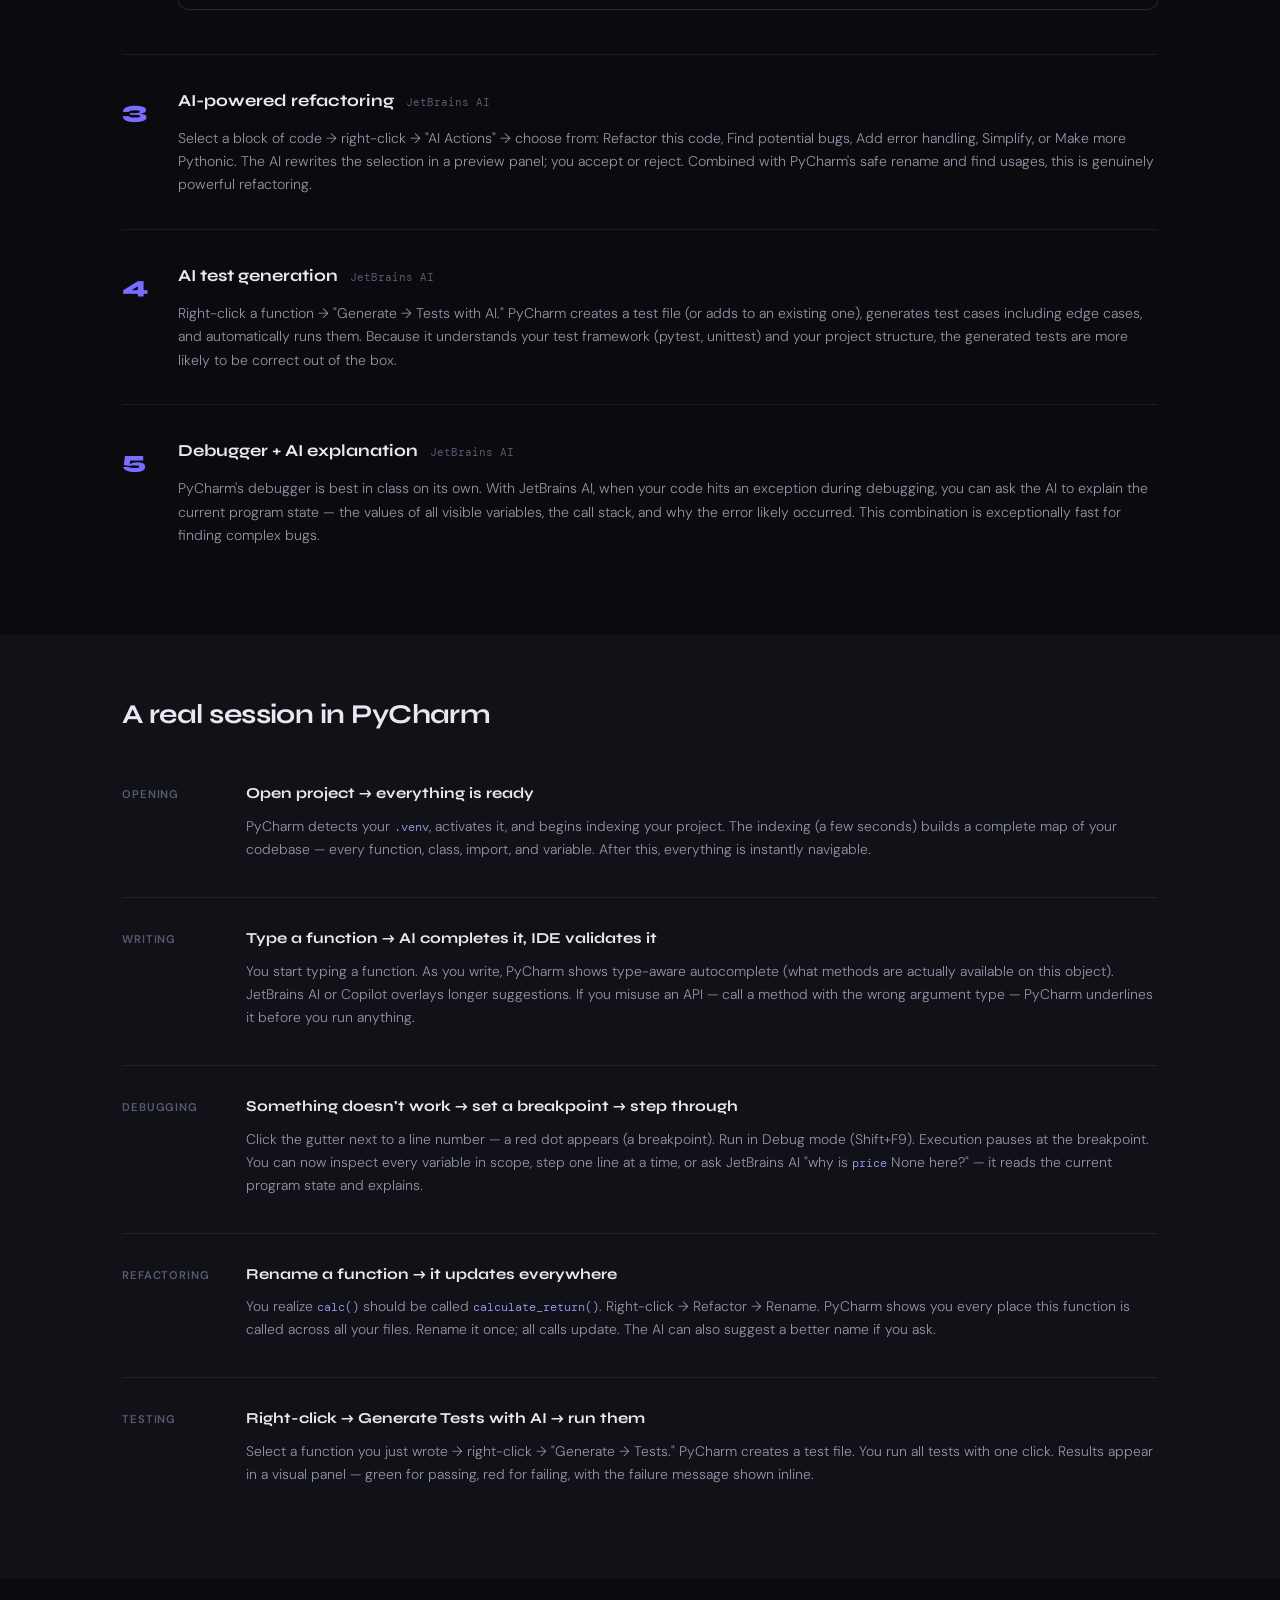
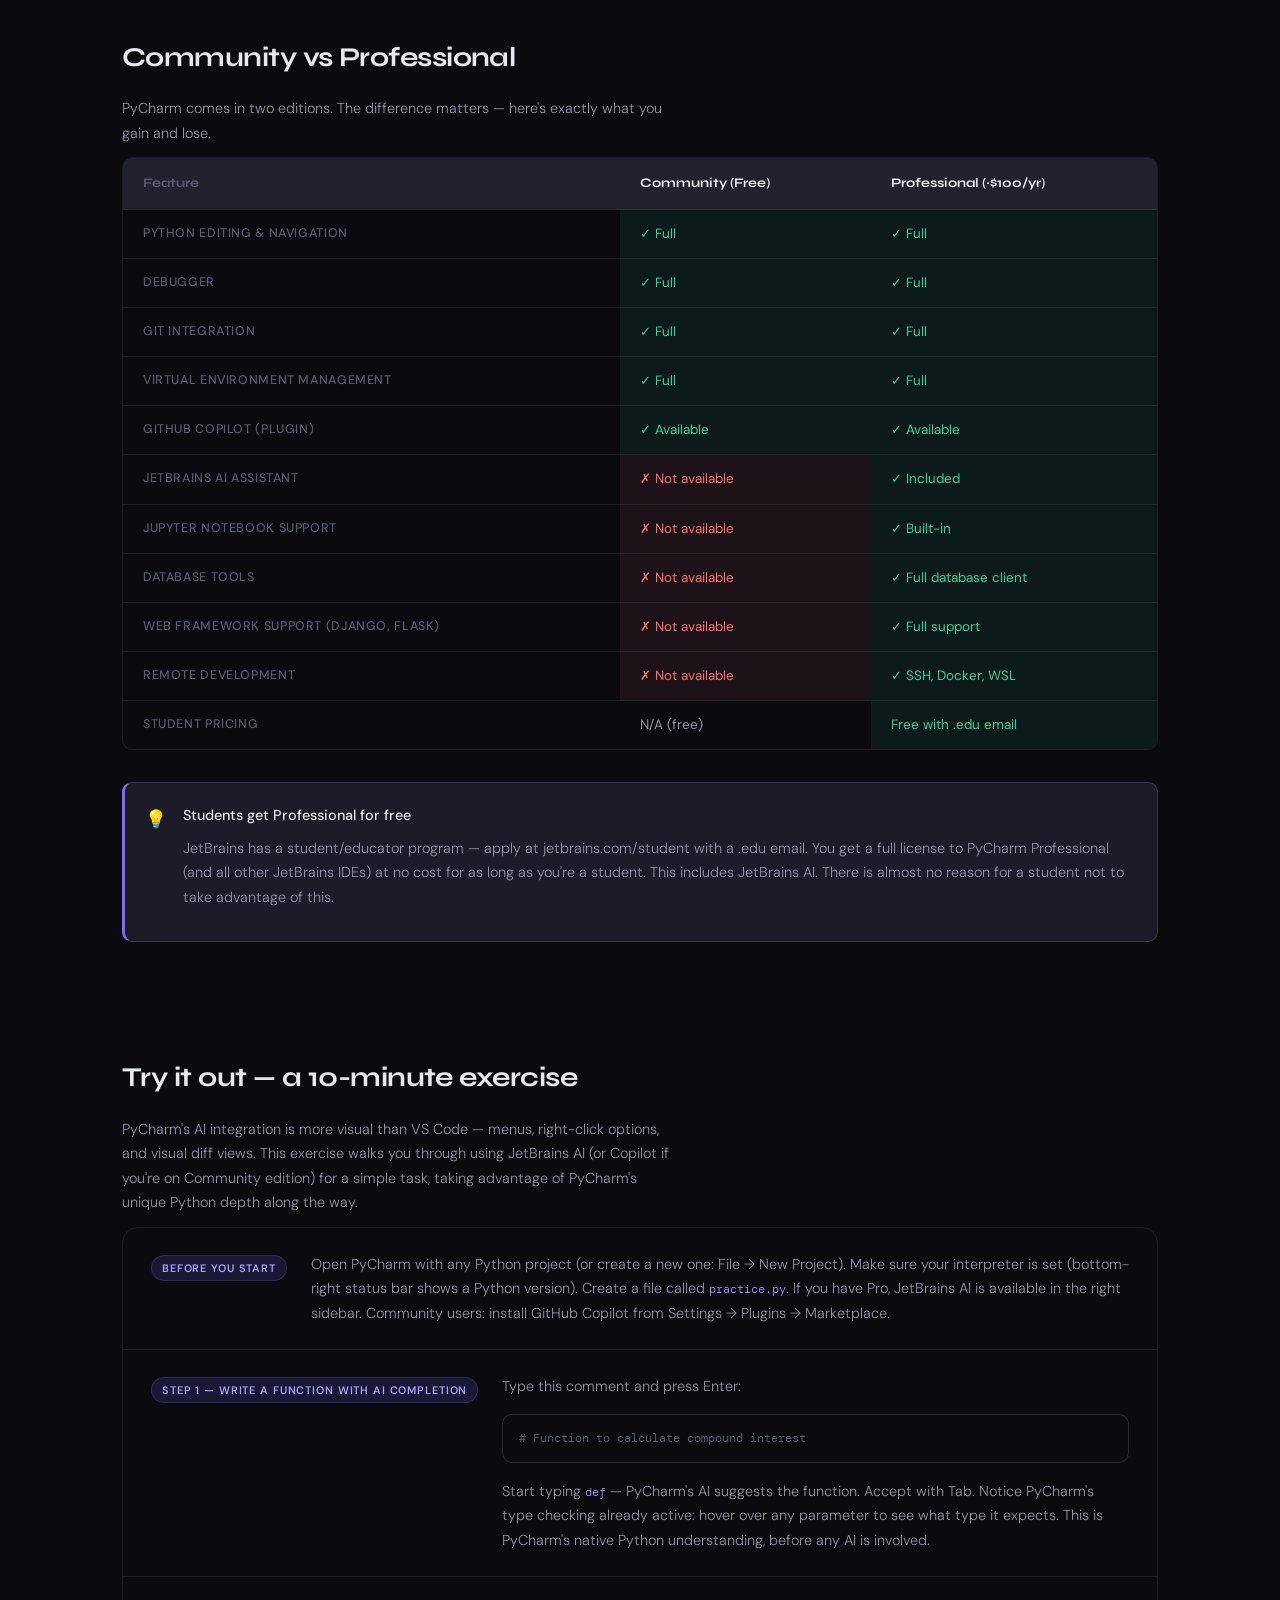
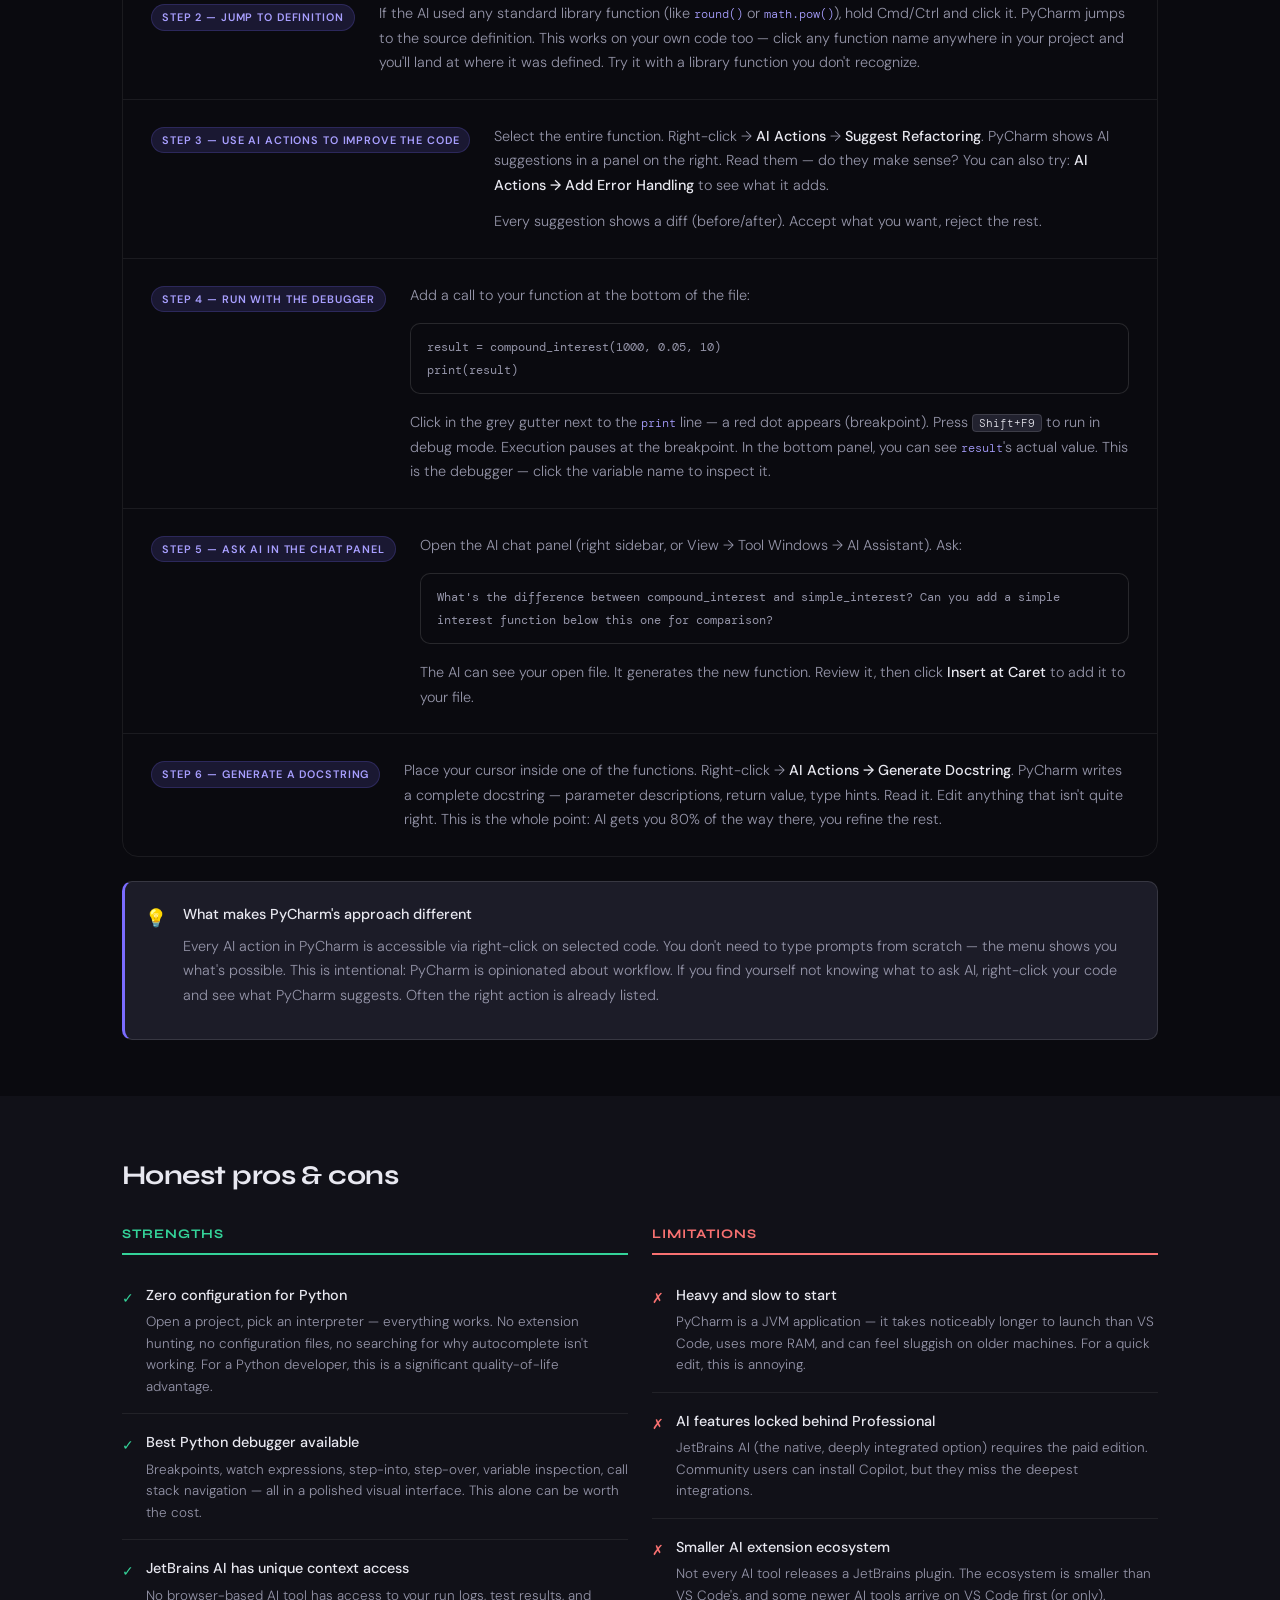
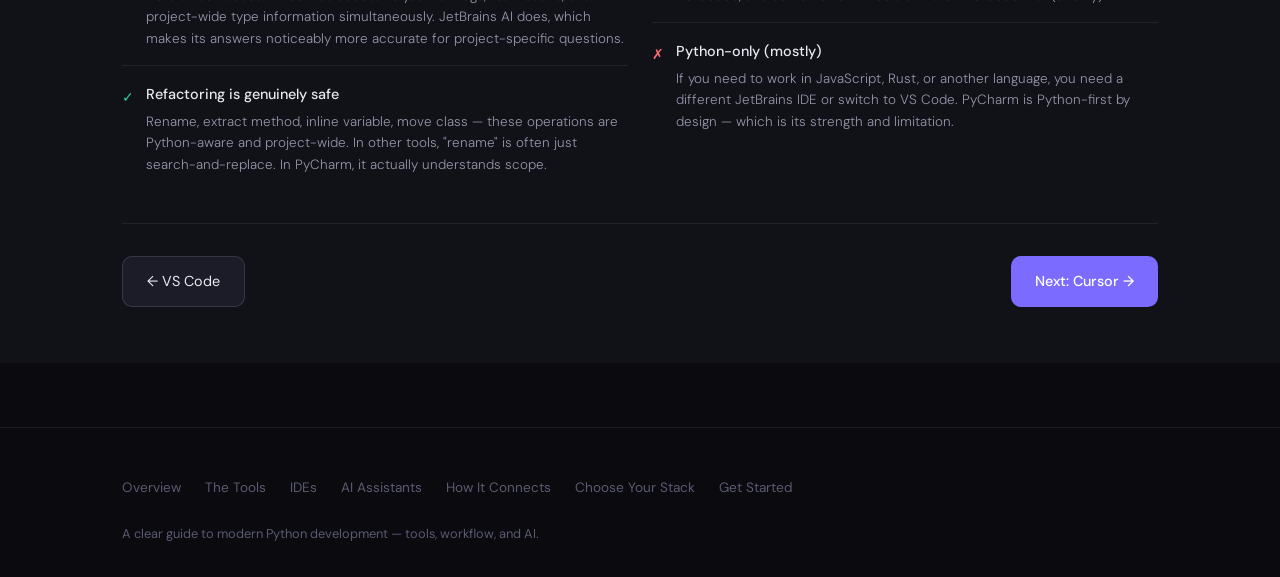
<file: ide-pycharm.html>
<!DOCTYPE html>
<html lang="en">
<head>
<meta charset="UTF-8">
<meta name="viewport" content="width=device-width, initial-scale=1.0">
<title>PyCharm — IDE Deep Dive</title>
<link rel="preconnect" href="https://fonts.googleapis.com">
<link href="https://fonts.googleapis.com/css2?family=Syne:wght@400;500;600;700;800&family=DM+Sans:ital,opsz,wght@0,9..40,300;0,9..40,400;0,9..40,500;1,9..40,300&family=DM+Mono:wght@400;500&display=swap" rel="stylesheet">
<link rel="stylesheet" href="style.css">
<link rel="stylesheet" href="ide-styles.css">
</head>
<body>

<nav class="nav">
  <a href="index.html" class="nav-logo">py<span>flow</span></a>
    <div class="nav-links">
    <a href="index.html">Overview</a>
    <a href="tools.html">The Tools</a>
    <a href="workflow.html">How It Connects</a>
    <a href="stacks.html">Choose Your Stack</a>
    <a href="start.html">Get Started</a>
    <a href="claude-power.html" style="color: var(--accent2);">Claude Advanced ✦</a>
  </div>
  <button class="nav-mobile-toggle" onclick="toggleMobileNav()">☰</button>
</nav>
<div class="mobile-nav" id="mobileNav">
  <a href="index.html">Overview</a>
  <a href="tools.html">The Tools</a>
  <a href="workflow.html">How It Connects</a>
  <a href="stacks.html">Choose Your Stack</a>
  <a href="start.html">Get Started</a>
  <a href="claude-power.html">Claude Advanced ✦</a>
</div>

<main>

<div class="ide-hero pycharm-hero">
  <div class="container">
    <div class="ide-breadcrumb"><a href="ides.html">← IDEs</a></div>
    <div class="ide-hero-inner">
      <div class="ide-logo-lg pycharm-lg">🐍</div>
      <div>
        <div class="ide-tag">JetBrains · Free (Community) · Paid (Pro) · All platforms</div>
        <h1 class="ide-title">PyCharm</h1>
        <p class="ide-subtitle">The only IDE built exclusively for Python. No configuration required — it understands Python deeply from the moment you open a project. The professional choice for serious Python development.</p>
      </div>
    </div>
    <div class="ide-toc">
      <a href="#what-it-is">What it is</a>
      <a href="#python-depth">Python depth</a>
      <a href="#ai-capabilities">AI capabilities</a>
      <a href="#session-walkthrough">A real session</a>
      <a href="#community-vs-pro">Community vs Pro</a>
      <a href="#pros-cons">Pros & cons</a>
    </div>
  </div>
</div>

<!-- What it is -->
<section class="ide-section" id="what-it-is">
  <div class="container">
    <h2>What PyCharm actually is</h2>
    <p>PyCharm is a <strong>full IDE</strong> (Integrated Development Environment) built by JetBrains, a company whose entire business is making IDEs — they also make IntelliJ (Java), WebStorm (JavaScript), and others. The key difference from VS Code: PyCharm ships with deep Python understanding built in, not bolted on via extensions.</p>
    <p>When you open a Python project in PyCharm, it immediately indexes your entire codebase, understands your imports, knows what version of every library you're using, and can reason about your code at a level that takes VS Code + multiple extensions to approximate. This is not a small difference in practice — it's why many working Python developers prefer PyCharm despite its higher cost and heavier footprint.</p>

    <div class="ide-explainer-grid">
      <div class="ide-explainer-card">
        <div class="iec-label">Built-in Python intelligence</div>
        <p>Type checking, import resolution, code navigation, refactoring, and documentation lookup all work immediately — no extensions to install, no configuration. PyCharm knows Python the way Word knows English.</p>
      </div>
      <div class="ide-explainer-card">
        <div class="iec-label">Integrated environment management</div>
        <p>PyCharm manages virtual environments through a graphical interface. You can create, activate, and install packages into environments without touching the terminal. It detects existing environments automatically.</p>
      </div>
      <div class="ide-explainer-card">
        <div class="iec-label">Professional debugging</div>
        <p>PyCharm's debugger is widely considered the best Python debugger available. Set breakpoints, step through code line by line, inspect every variable, and evaluate expressions — all in a visual interface.</p>
      </div>
    </div>
  </div>
</section>

<!-- Python depth section -->
<section class="ide-section alt-bg" id="python-depth">
  <div class="container">
    <h2>What "Python-first" actually means</h2>
    <p class="section-intro-sm">PyCharm's Python intelligence is qualitatively different from VS Code with extensions. Here's what that means in practice — features you get that you'd have to work to replicate elsewhere.</p>

    <div class="depth-items">

      <div class="depth-item">
        <h3>Jump to definition — anywhere</h3>
        <p>Hold Cmd/Ctrl and click any function name, class, or variable — even ones from installed libraries like pandas or requests. PyCharm opens the actual source code. In VS Code this sometimes works, but PyCharm is consistently reliable, even into compiled extensions and stub files.</p>
      </div>

      <div class="depth-item">
        <h3>Find usages</h3>
        <p>Right-click any function or variable → "Find Usages." PyCharm shows every place in your entire project where that name is used. Invaluable when refactoring — you know exactly what will break before you change anything.</p>
      </div>

      <div class="depth-item">
        <h3>Safe rename</h3>
        <p>Right-click any variable, function, or class → "Refactor → Rename." PyCharm renames it everywhere — not just in the current file, but across the entire project, including string references and comments where appropriate. No search-and-replace, no missed instances.</p>
      </div>

      <div class="depth-item">
        <h3>Inline error detection</h3>
        <p>PyCharm underlines errors as you type — not just syntax errors, but logical ones: using a variable before it's assigned, calling a method that doesn't exist, returning the wrong type, unused imports. These are shown before you ever run the code.</p>
      </div>

      <div class="depth-item">
        <h3>Structural search and replace</h3>
        <p>A Pro feature: search for code patterns (not text, but actual code structure) and replace them across your entire project. For example: find all functions that return None but have no explicit return statement, and add one. VS Code has no equivalent.</p>
      </div>

      <div class="depth-item">
        <h3>Database tool (Pro)</h3>
        <p>PyCharm Pro includes a full database client — you can connect to PostgreSQL, SQLite, MySQL, and others, browse tables, run queries, and view results, all without leaving the IDE. For data-adjacent Python work this is extremely useful.</p>
      </div>

    </div>
  </div>
</section>

<!-- AI Capabilities in PyCharm -->
<section class="ide-section" id="ai-capabilities">
  <div class="container">
    <h2>AI in PyCharm</h2>
    <p class="section-intro-sm">PyCharm's AI story is different from VS Code's. Rather than a marketplace of competing AI extensions, PyCharm has its own AI (JetBrains AI) that integrates deeply with the IDE — and also supports third-party AI tools.</p>

    <div class="ai-comparison-block">
      <div class="acb-option">
        <div class="acb-label">JetBrains AI Assistant (Pro only)</div>
        <div class="acb-tag">Native · Deeply integrated</div>
        <p>JetBrains AI is baked into PyCharm Pro. It has access to things no external AI tool can see: your run configurations, your test results, your recent error logs, your project structure. When you ask it "why is this test failing?" it doesn't just see the code — it sees the actual test output.</p>
        <ul class="acb-features">
          <li>Inline suggestions that understand your full project context</li>
          <li>Chat panel with access to your files, errors, and run history</li>
          <li>AI-powered commit message generation</li>
          <li>Code review suggestions integrated into the diff view</li>
          <li>Rename suggestions with project-aware reasoning</li>
          <li>Context-aware documentation generation</li>
        </ul>
      </div>
      <div class="acb-option">
        <div class="acb-label">GitHub Copilot (Community + Pro)</div>
        <div class="acb-tag">Plugin · Well integrated</div>
        <p>JetBrains has a first-class GitHub Copilot plugin, available for both Community and Pro editions. Install via Settings → Plugins → Marketplace. Provides inline suggestions and a chat panel, similar to the VS Code experience. A strong choice if you already have a Copilot subscription.</p>
        <ul class="acb-features">
          <li>Inline code completion as you type</li>
          <li>Chat panel for questions and explanations</li>
          <li>Slightly less project-aware than JetBrains AI</li>
          <li>Available on Community (free) edition</li>
        </ul>
      </div>
    </div>

    <div class="capability-list" style="margin-top: 2rem;">

      <div class="capability-item">
        <div class="cap-num">1</div>
        <div class="cap-content">
          <h3>AI-powered code completion <span class="cap-tool">JetBrains AI · Copilot</span></h3>
          <p>Suggestions appear inline as you type, grayed out. Accept with Tab. PyCharm's own completion was already excellent before AI — it understood your types and suggested correct methods. AI completion layers on top of this, predicting entire logical blocks based on context.</p>
          <div class="cap-when"><strong>Advantage over VS Code:</strong> PyCharm's type inference means the AI suggestions are more often type-correct — it knows what methods are actually available on your object, not just what's statistically common in training data.</div>
        </div>
      </div>

      <div class="capability-item">
        <div class="cap-num">2</div>
        <div class="cap-content">
          <h3>Context-aware chat <span class="cap-tool">JetBrains AI · Copilot Chat</span></h3>
          <p>Open the AI chat panel (right sidebar). Unlike browser-based AI, the chat here knows your project structure. You can reference files, ask about errors that just appeared in your run window, or ask questions about code you're currently looking at without pasting anything.</p>
          <div class="cap-example">
            <div class="cap-example-label">What you can reference directly</div>
            <ul class="cap-list">
              <li>"Explain this function" (with cursor in the function)</li>
              <li>"Why did my last test run fail?" (it reads the test output)</li>
              <li>"What's the best way to structure this class?" (it sees the class)</li>
              <li>"Generate a docstring for this method"</li>
            </ul>
          </div>
        </div>
      </div>

      <div class="capability-item">
        <div class="cap-num">3</div>
        <div class="cap-content">
          <h3>AI-powered refactoring <span class="cap-tool">JetBrains AI</span></h3>
          <p>Select a block of code → right-click → "AI Actions" → choose from: Refactor this code, Find potential bugs, Add error handling, Simplify, or Make more Pythonic. The AI rewrites the selection in a preview panel; you accept or reject. Combined with PyCharm's safe rename and find usages, this is genuinely powerful refactoring.</p>
        </div>
      </div>

      <div class="capability-item">
        <div class="cap-num">4</div>
        <div class="cap-content">
          <h3>AI test generation <span class="cap-tool">JetBrains AI</span></h3>
          <p>Right-click a function → "Generate → Tests with AI." PyCharm creates a test file (or adds to an existing one), generates test cases including edge cases, and automatically runs them. Because it understands your test framework (pytest, unittest) and your project structure, the generated tests are more likely to be correct out of the box.</p>
        </div>
      </div>

      <div class="capability-item">
        <div class="cap-num">5</div>
        <div class="cap-content">
          <h3>Debugger + AI explanation <span class="cap-tool">JetBrains AI</span></h3>
          <p>PyCharm's debugger is best in class on its own. With JetBrains AI, when your code hits an exception during debugging, you can ask the AI to explain the current program state — the values of all visible variables, the call stack, and why the error likely occurred. This combination is exceptionally fast for finding complex bugs.</p>
        </div>
      </div>

    </div>
  </div>
</section>

<!-- Real session -->
<section class="ide-section alt-bg" id="session-walkthrough">
  <div class="container">
    <h2>A real session in PyCharm</h2>

    <div class="session-flow">

      <div class="session-moment">
        <div class="sm-time">Opening</div>
        <div class="sm-content">
          <h4>Open project → everything is ready</h4>
          <p>PyCharm detects your <code>.venv</code>, activates it, and begins indexing your project. The indexing (a few seconds) builds a complete map of your codebase — every function, class, import, and variable. After this, everything is instantly navigable.</p>
        </div>
      </div>

      <div class="session-moment">
        <div class="sm-time">Writing</div>
        <div class="sm-content">
          <h4>Type a function → AI completes it, IDE validates it</h4>
          <p>You start typing a function. As you write, PyCharm shows type-aware autocomplete (what methods are actually available on this object). JetBrains AI or Copilot overlays longer suggestions. If you misuse an API — call a method with the wrong argument type — PyCharm underlines it before you run anything.</p>
        </div>
      </div>

      <div class="session-moment">
        <div class="sm-time">Debugging</div>
        <div class="sm-content">
          <h4>Something doesn't work → set a breakpoint → step through</h4>
          <p>Click the gutter next to a line number — a red dot appears (a breakpoint). Run in Debug mode (Shift+F9). Execution pauses at the breakpoint. You can now inspect every variable in scope, step one line at a time, or ask JetBrains AI "why is <code>price</code> None here?" — it reads the current program state and explains.</p>
        </div>
      </div>

      <div class="session-moment">
        <div class="sm-time">Refactoring</div>
        <div class="sm-content">
          <h4>Rename a function → it updates everywhere</h4>
          <p>You realize <code>calc()</code> should be called <code>calculate_return()</code>. Right-click → Refactor → Rename. PyCharm shows you every place this function is called across all your files. Rename it once; all calls update. The AI can also suggest a better name if you ask.</p>
        </div>
      </div>

      <div class="session-moment">
        <div class="sm-time">Testing</div>
        <div class="sm-content">
          <h4>Right-click → Generate Tests with AI → run them</h4>
          <p>Select a function you just wrote → right-click → "Generate → Tests." PyCharm creates a test file. You run all tests with one click. Results appear in a visual panel — green for passing, red for failing, with the failure message shown inline.</p>
        </div>
      </div>

    </div>
  </div>
</section>

<!-- Community vs Pro -->
<section class="ide-section" id="community-vs-pro">
  <div class="container">
    <h2>Community vs Professional</h2>
    <p class="section-intro-sm">PyCharm comes in two editions. The difference matters — here's exactly what you gain and lose.</p>

    <div class="compare-table-wrap">
      <table class="compare-table">
        <thead>
          <tr>
            <th>Feature</th>
            <th>Community (Free)</th>
            <th>Professional (~$100/yr)</th>
          </tr>
        </thead>
        <tbody>
          <tr><td>Python editing & navigation</td><td class="good">✓ Full</td><td class="good">✓ Full</td></tr>
          <tr><td>Debugger</td><td class="good">✓ Full</td><td class="good">✓ Full</td></tr>
          <tr><td>Git integration</td><td class="good">✓ Full</td><td class="good">✓ Full</td></tr>
          <tr><td>Virtual environment management</td><td class="good">✓ Full</td><td class="good">✓ Full</td></tr>
          <tr><td>GitHub Copilot (plugin)</td><td class="good">✓ Available</td><td class="good">✓ Available</td></tr>
          <tr><td>JetBrains AI Assistant</td><td class="bad">✗ Not available</td><td class="good">✓ Included</td></tr>
          <tr><td>Jupyter notebook support</td><td class="bad">✗ Not available</td><td class="good">✓ Built-in</td></tr>
          <tr><td>Database tools</td><td class="bad">✗ Not available</td><td class="good">✓ Full database client</td></tr>
          <tr><td>Web framework support (Django, Flask)</td><td class="bad">✗ Not available</td><td class="good">✓ Full support</td></tr>
          <tr><td>Remote development</td><td class="bad">✗ Not available</td><td class="good">✓ SSH, Docker, WSL</td></tr>
          <tr><td>Student pricing</td><td>N/A (free)</td><td class="good">Free with .edu email</td></tr>
        </tbody>
      </table>
    </div>

    <div class="callout">
      <div class="callout-icon">💡</div>
      <div>
        <strong>Students get Professional for free</strong>
        <p>JetBrains has a student/educator program — apply at jetbrains.com/student with a .edu email. You get a full license to PyCharm Professional (and all other JetBrains IDEs) at no cost for as long as you're a student. This includes JetBrains AI. There is almost no reason for a student not to take advantage of this.</p>
      </div>
    </div>
  </div>
</section>

<!-- Try It Out -->
<section class="ide-section" id="try-it">
  <div class="container">
    <h2>Try it out — a 10-minute exercise</h2>
    <p class="section-intro-sm">PyCharm's AI integration is more visual than VS Code — menus, right-click options, and visual diff views. This exercise walks you through using JetBrains AI (or Copilot if you're on Community edition) for a simple task, taking advantage of PyCharm's unique Python depth along the way.</p>

    <div class="tryit-steps">

      <div class="tryit-step">
        <div class="ts-badge">Before you start</div>
        <div class="ts-body">
          <p>Open PyCharm with any Python project (or create a new one: File → New Project). Make sure your interpreter is set (bottom-right status bar shows a Python version). Create a file called <code>practice.py</code>. If you have Pro, JetBrains AI is available in the right sidebar. Community users: install GitHub Copilot from Settings → Plugins → Marketplace.</p>
        </div>
      </div>

      <div class="tryit-step">
        <div class="ts-badge">Step 1 — Write a function with AI completion</div>
        <div class="ts-body">
          <p>Type this comment and press Enter:</p>
          <div class="code-block small">
            <div class="code-comment"># Function to calculate compound interest</div>
          </div>
          <p>Start typing <code>def</code> — PyCharm's AI suggests the function. Accept with Tab. Notice PyCharm's type checking already active: hover over any parameter to see what type it expects. This is PyCharm's native Python understanding, before any AI is involved.</p>
        </div>
      </div>

      <div class="tryit-step">
        <div class="ts-badge">Step 2 — Jump to definition</div>
        <div class="ts-body">
          <p>If the AI used any standard library function (like <code>round()</code> or <code>math.pow()</code>), hold Cmd/Ctrl and click it. PyCharm jumps to the source definition. This works on your own code too — click any function name anywhere in your project and you'll land at where it was defined. Try it with a library function you don't recognize.</p>
        </div>
      </div>

      <div class="tryit-step">
        <div class="ts-badge">Step 3 — Use AI Actions to improve the code</div>
        <div class="ts-body">
          <p>Select the entire function. Right-click → <strong>AI Actions</strong> → <strong>Suggest Refactoring</strong>. PyCharm shows AI suggestions in a panel on the right. Read them — do they make sense? You can also try: <strong>AI Actions → Add Error Handling</strong> to see what it adds.</p>
          <p>Every suggestion shows a diff (before/after). Accept what you want, reject the rest.</p>
        </div>
      </div>

      <div class="tryit-step">
        <div class="ts-badge">Step 4 — Run with the debugger</div>
        <div class="ts-body">
          <p>Add a call to your function at the bottom of the file:</p>
          <div class="code-block small">result = compound_interest(1000, 0.05, 10)<br>print(result)</div>
          <p>Click in the grey gutter next to the <code>print</code> line — a red dot appears (breakpoint). Press <kbd>Shift+F9</kbd> to run in debug mode. Execution pauses at the breakpoint. In the bottom panel, you can see <code>result</code>'s actual value. This is the debugger — click the variable name to inspect it.</p>
        </div>
      </div>

      <div class="tryit-step">
        <div class="ts-badge">Step 5 — Ask AI in the chat panel</div>
        <div class="ts-body">
          <p>Open the AI chat panel (right sidebar, or View → Tool Windows → AI Assistant). Ask:</p>
          <div class="code-block small">What's the difference between compound_interest and simple_interest? Can you add a simple interest function below this one for comparison?</div>
          <p>The AI can see your open file. It generates the new function. Review it, then click <strong>Insert at Caret</strong> to add it to your file.</p>
        </div>
      </div>

      <div class="tryit-step">
        <div class="ts-badge">Step 6 — Generate a docstring</div>
        <div class="ts-body">
          <p>Place your cursor inside one of the functions. Right-click → <strong>AI Actions → Generate Docstring</strong>. PyCharm writes a complete docstring — parameter descriptions, return value, type hints. Read it. Edit anything that isn't quite right. This is the whole point: AI gets you 80% of the way there, you refine the rest.</p>
        </div>
      </div>

    </div>

    <div class="callout">
      <div class="callout-icon">💡</div>
      <div>
        <strong>What makes PyCharm's approach different</strong>
        <p>Every AI action in PyCharm is accessible via right-click on selected code. You don't need to type prompts from scratch — the menu shows you what's possible. This is intentional: PyCharm is opinionated about workflow. If you find yourself not knowing what to ask AI, right-click your code and see what PyCharm suggests. Often the right action is already listed.</p>
      </div>
    </div>
  </div>
</section>

<!-- Pros and Cons -->
<section class="ide-section alt-bg" id="pros-cons">
  <div class="container">
    <h2>Honest pros & cons</h2>

    <div class="pros-cons-grid">
      <div class="pros-col">
        <div class="pc-header good-header">Strengths</div>
        <div class="pc-item">
          <div class="pc-icon good-icon">✓</div>
          <div>
            <strong>Zero configuration for Python</strong>
            <p>Open a project, pick an interpreter — everything works. No extension hunting, no configuration files, no searching for why autocomplete isn't working. For a Python developer, this is a significant quality-of-life advantage.</p>
          </div>
        </div>
        <div class="pc-item">
          <div class="pc-icon good-icon">✓</div>
          <div>
            <strong>Best Python debugger available</strong>
            <p>Breakpoints, watch expressions, step-into, step-over, variable inspection, call stack navigation — all in a polished visual interface. This alone can be worth the cost.</p>
          </div>
        </div>
        <div class="pc-item">
          <div class="pc-icon good-icon">✓</div>
          <div>
            <strong>JetBrains AI has unique context access</strong>
            <p>No browser-based AI tool has access to your run logs, test results, and project-wide type information simultaneously. JetBrains AI does, which makes its answers noticeably more accurate for project-specific questions.</p>
          </div>
        </div>
        <div class="pc-item">
          <div class="pc-icon good-icon">✓</div>
          <div>
            <strong>Refactoring is genuinely safe</strong>
            <p>Rename, extract method, inline variable, move class — these operations are Python-aware and project-wide. In other tools, "rename" is often just search-and-replace. In PyCharm, it actually understands scope.</p>
          </div>
        </div>
      </div>
      <div class="cons-col">
        <div class="pc-header bad-header">Limitations</div>
        <div class="pc-item">
          <div class="pc-icon bad-icon">✗</div>
          <div>
            <strong>Heavy and slow to start</strong>
            <p>PyCharm is a JVM application — it takes noticeably longer to launch than VS Code, uses more RAM, and can feel sluggish on older machines. For a quick edit, this is annoying.</p>
          </div>
        </div>
        <div class="pc-item">
          <div class="pc-icon bad-icon">✗</div>
          <div>
            <strong>AI features locked behind Professional</strong>
            <p>JetBrains AI (the native, deeply integrated option) requires the paid edition. Community users can install Copilot, but they miss the deepest integrations.</p>
          </div>
        </div>
        <div class="pc-item">
          <div class="pc-icon bad-icon">✗</div>
          <div>
            <strong>Smaller AI extension ecosystem</strong>
            <p>Not every AI tool releases a JetBrains plugin. The ecosystem is smaller than VS Code's, and some newer AI tools arrive on VS Code first (or only).</p>
          </div>
        </div>
        <div class="pc-item">
          <div class="pc-icon bad-icon">✗</div>
          <div>
            <strong>Python-only (mostly)</strong>
            <p>If you need to work in JavaScript, Rust, or another language, you need a different JetBrains IDE or switch to VS Code. PyCharm is Python-first by design — which is its strength and limitation.</p>
          </div>
        </div>
      </div>
    </div>

    <div class="ide-nav-footer">
      <a href="ide-vscode.html" class="btn-ghost">← VS Code</a>
      <a href="ide-cursor.html" class="btn-primary">Next: Cursor →</a>
    </div>
  </div>
</section>

</main>

<footer class="footer">
  <div class="container">
    <div class="footer-nav">
      <a href="index.html">Overview</a>
      <a href="tools.html">The Tools</a>
      <a href="ides.html">IDEs</a>
      <a href="ai-assistants.html">AI Assistants</a>
      <a href="workflow.html">How It Connects</a>
      <a href="stacks.html">Choose Your Stack</a>
      <a href="start.html">Get Started</a>
    </div>
    <p class="footer-note">A clear guide to modern Python development — tools, workflow, and AI.</p>
  </div>
</footer>
<script src="main.js"></script>
</body>
</html>
</file>
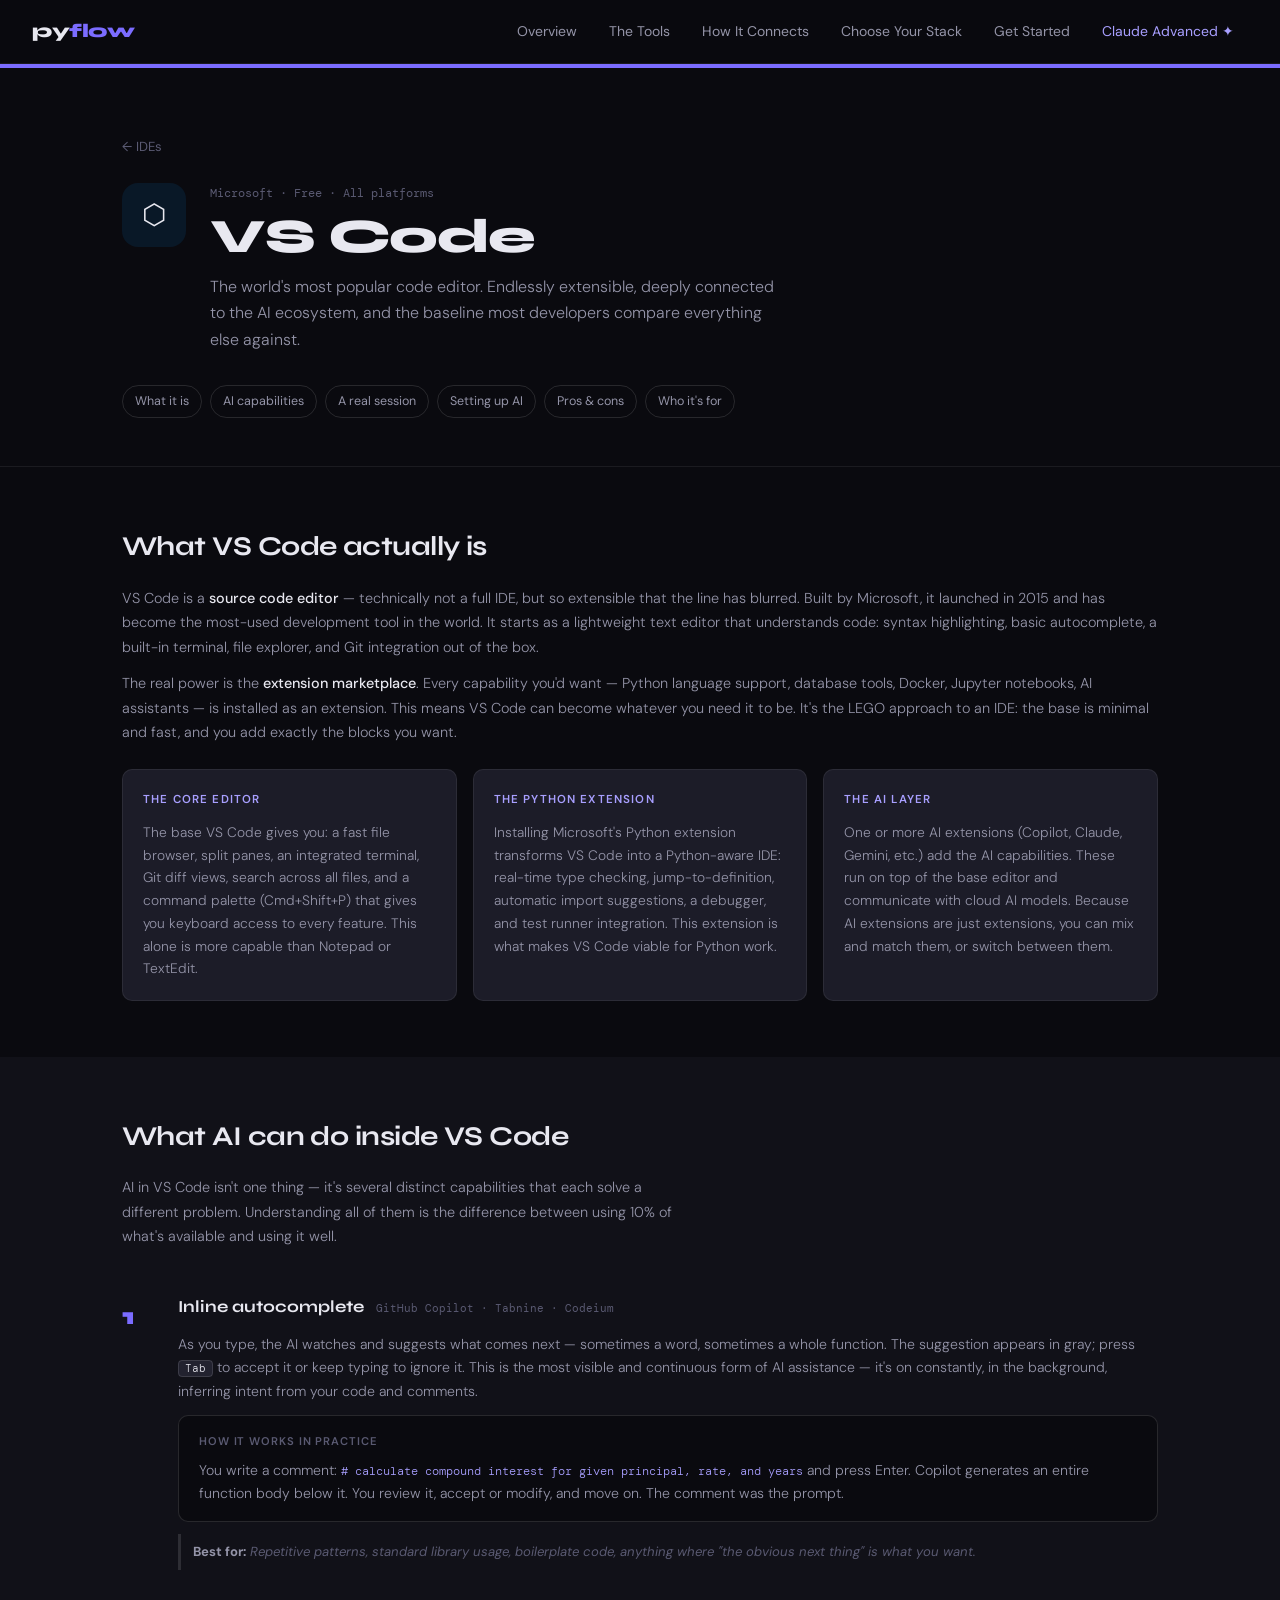
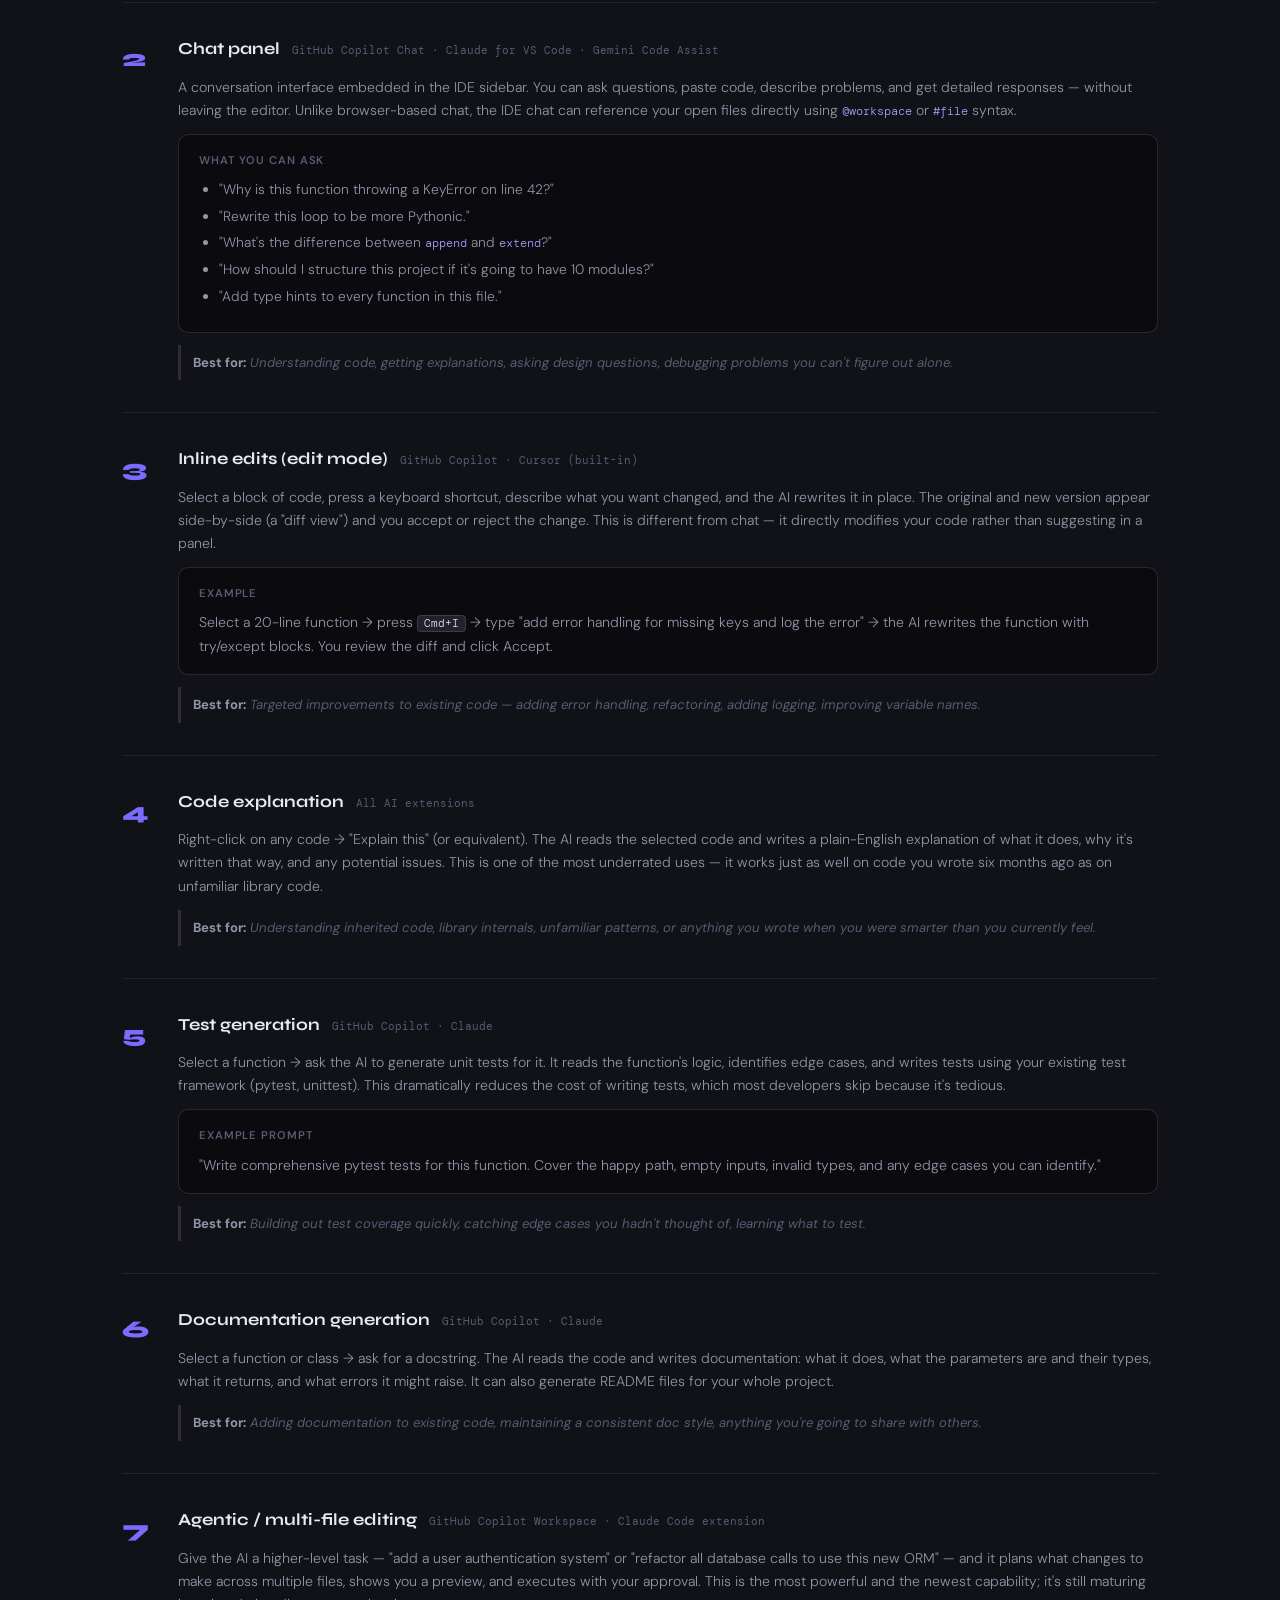
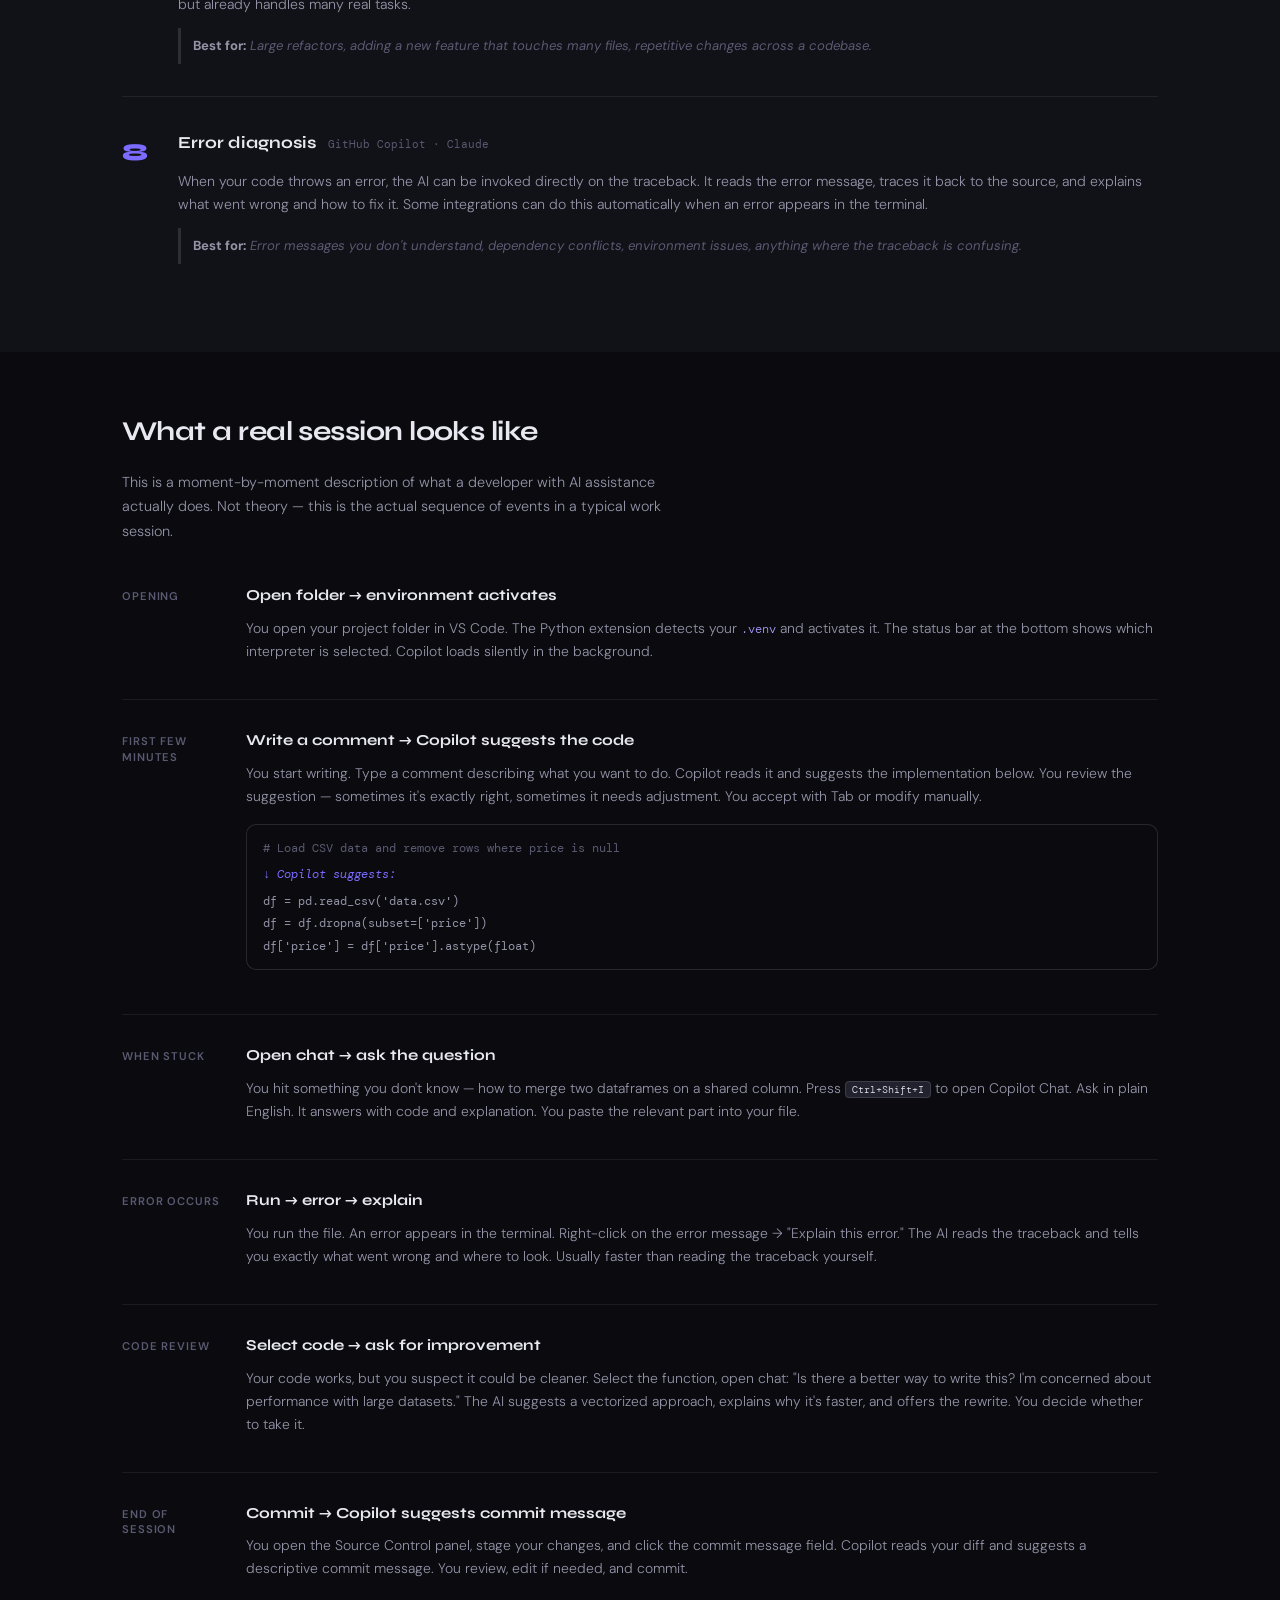
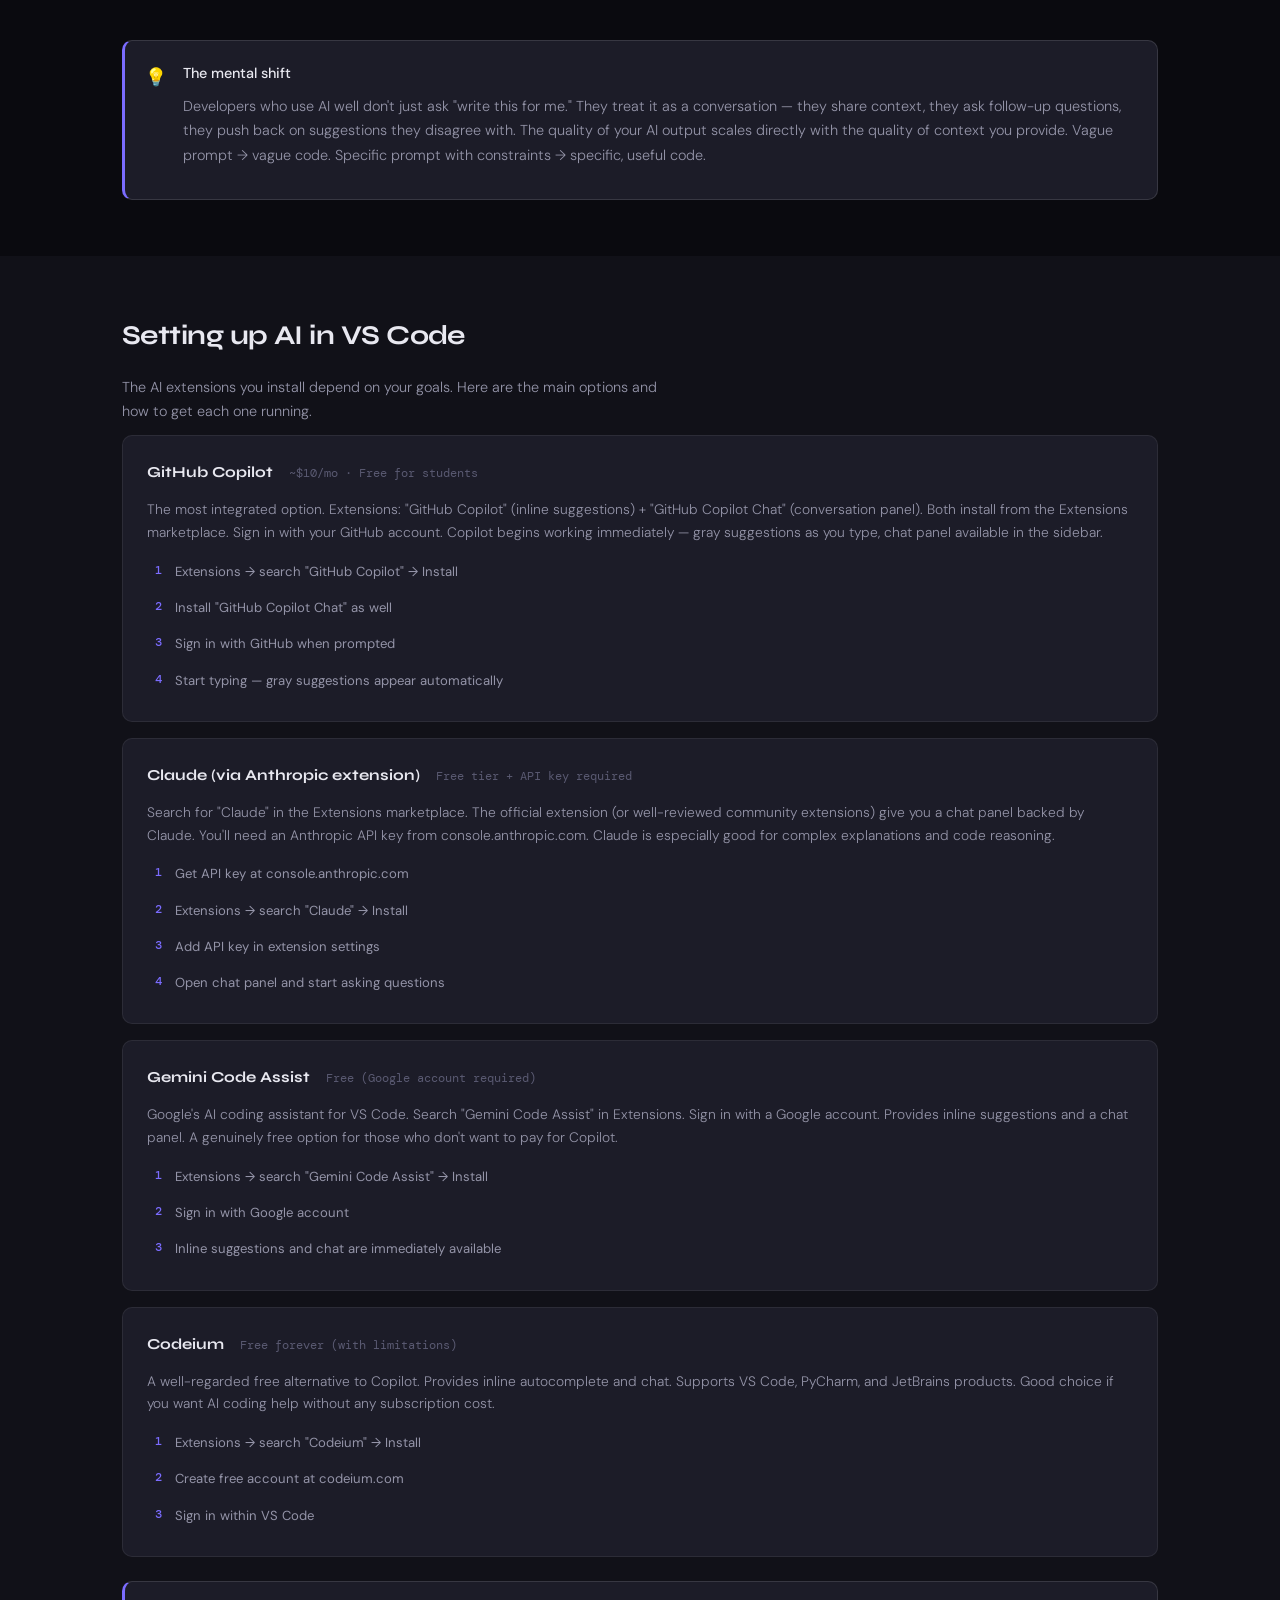
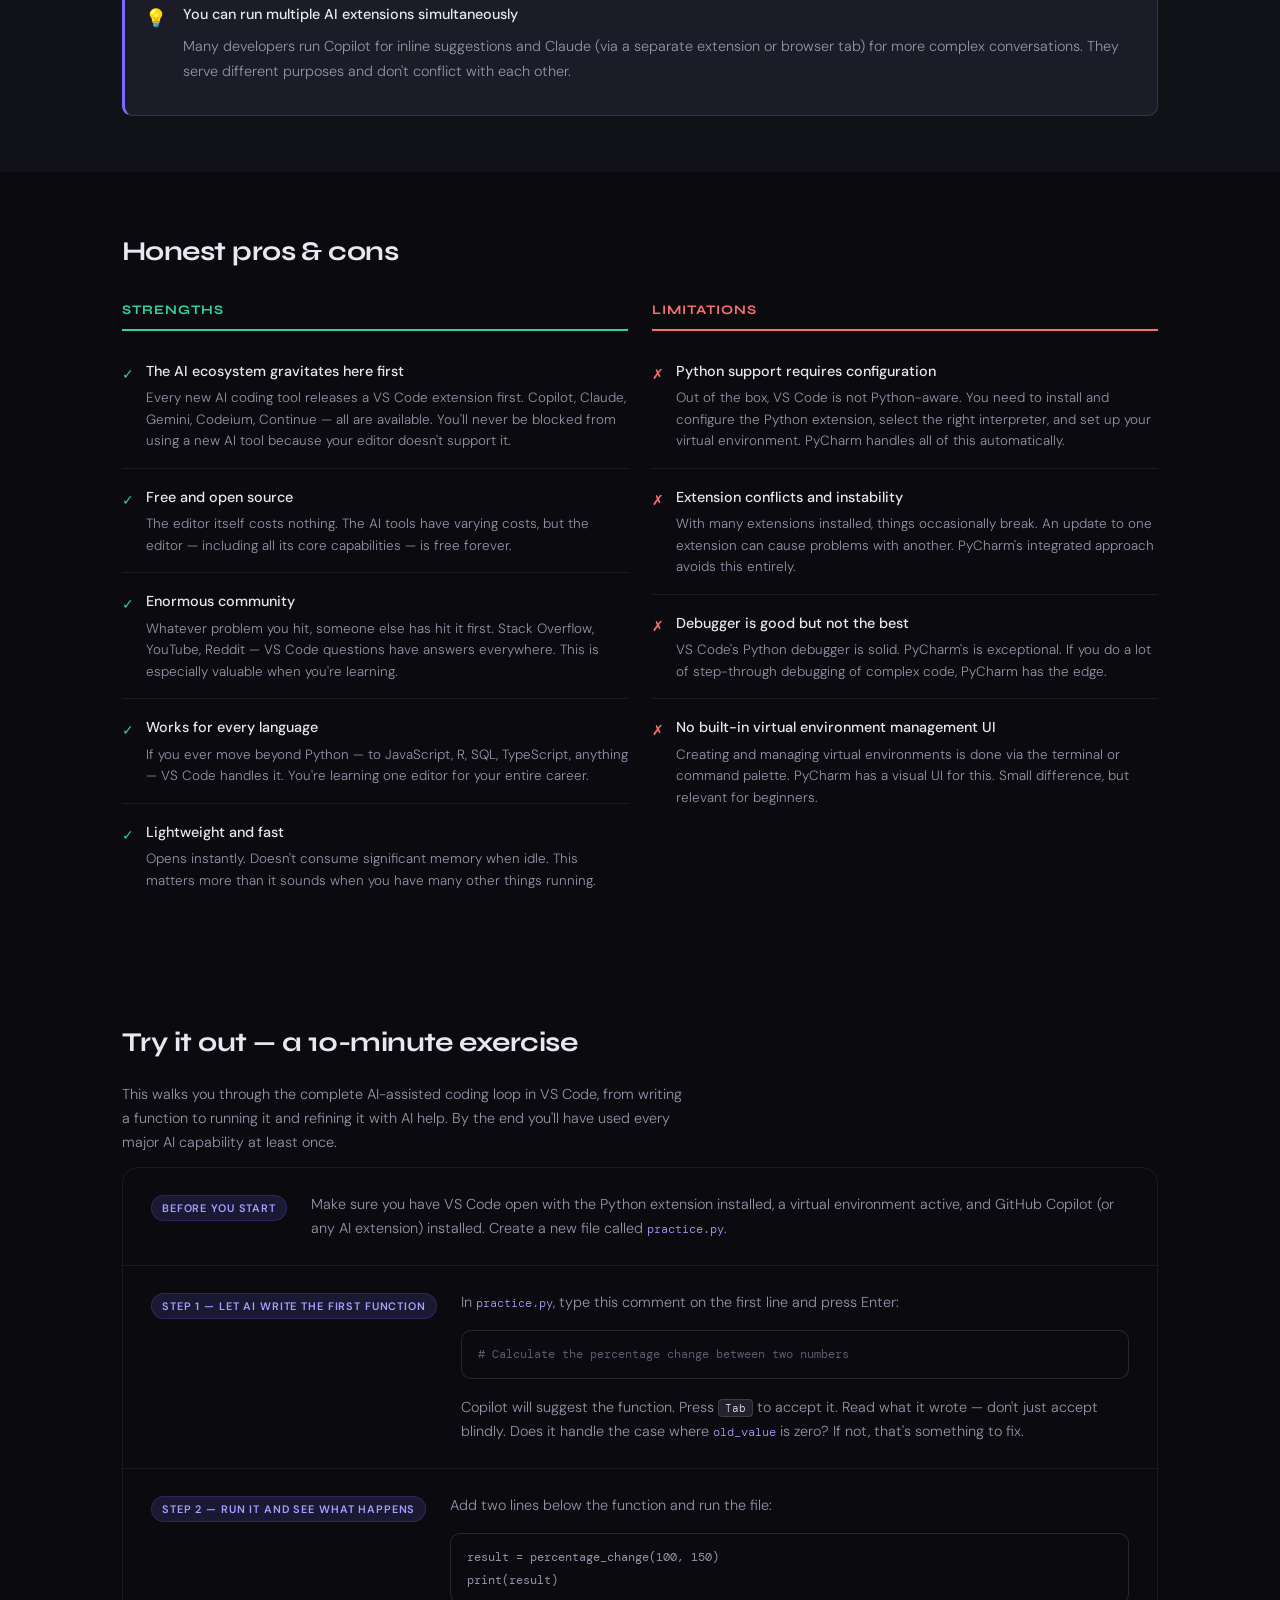
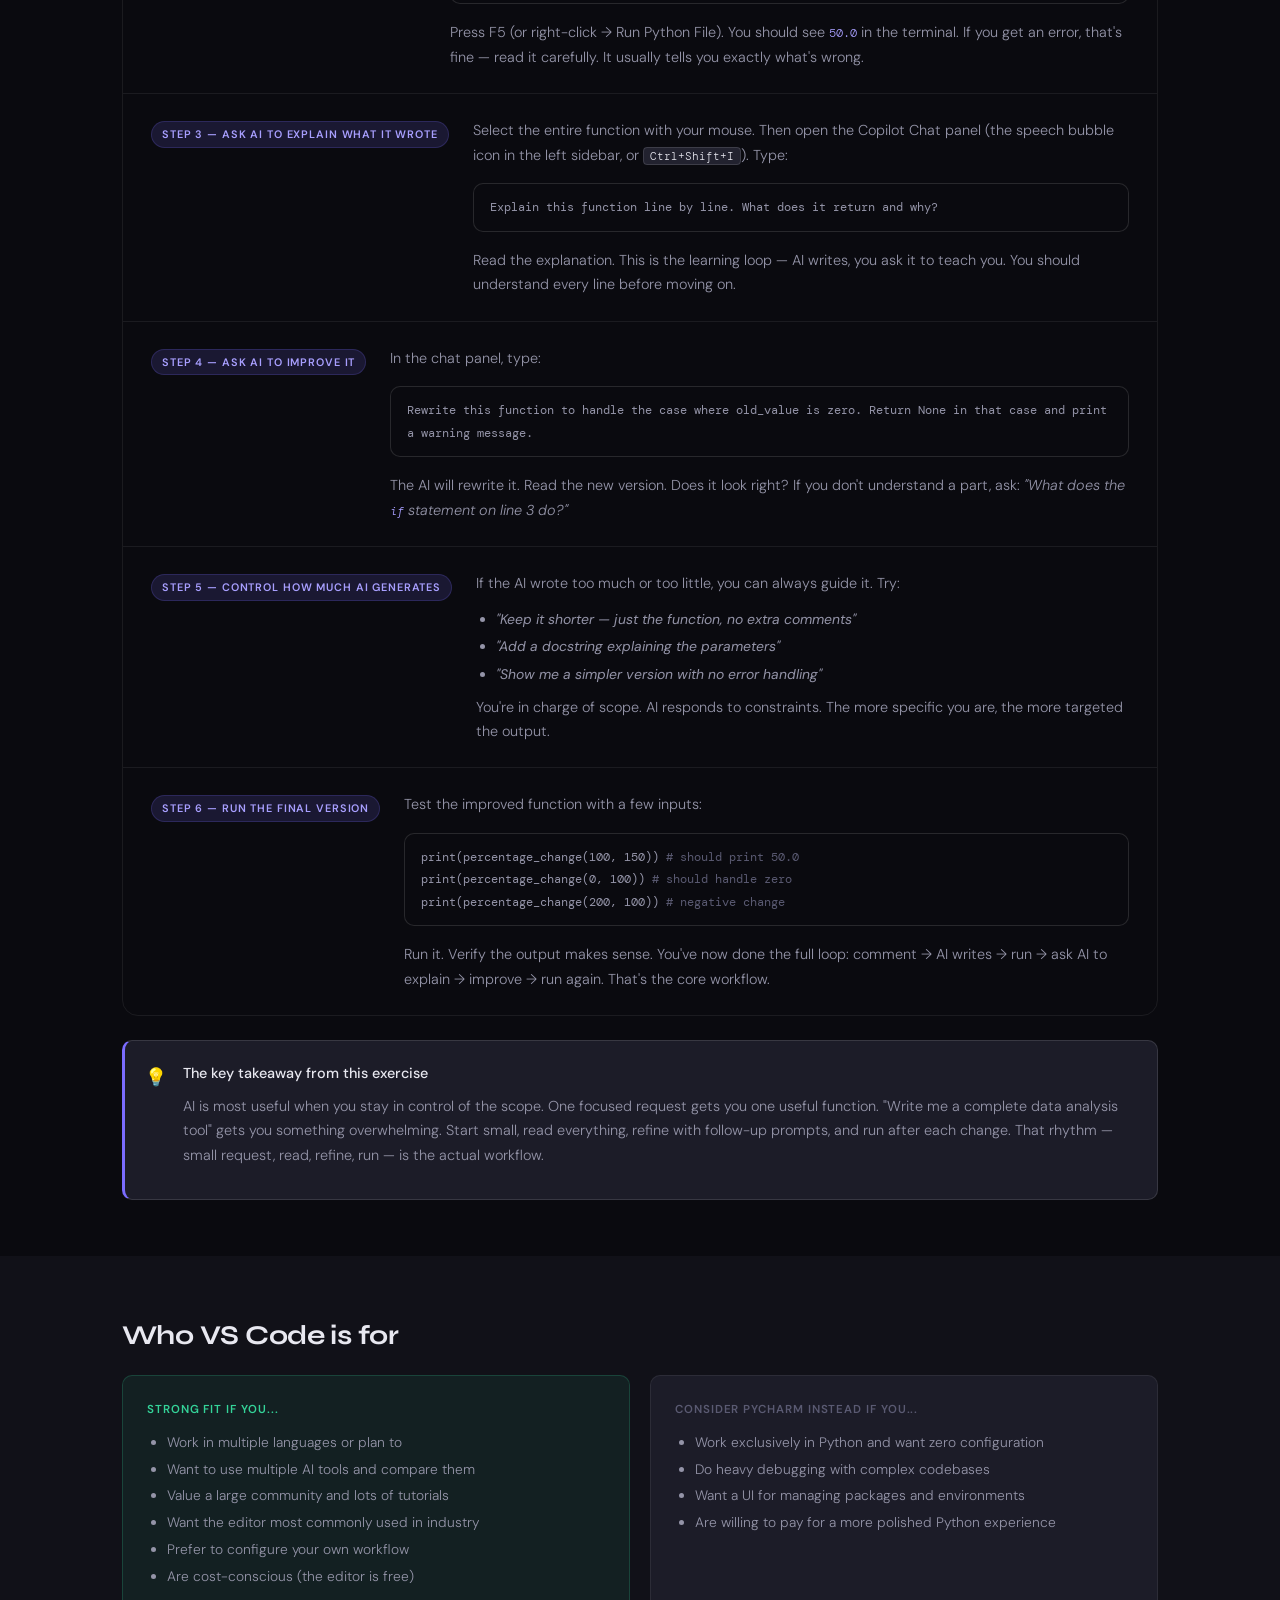
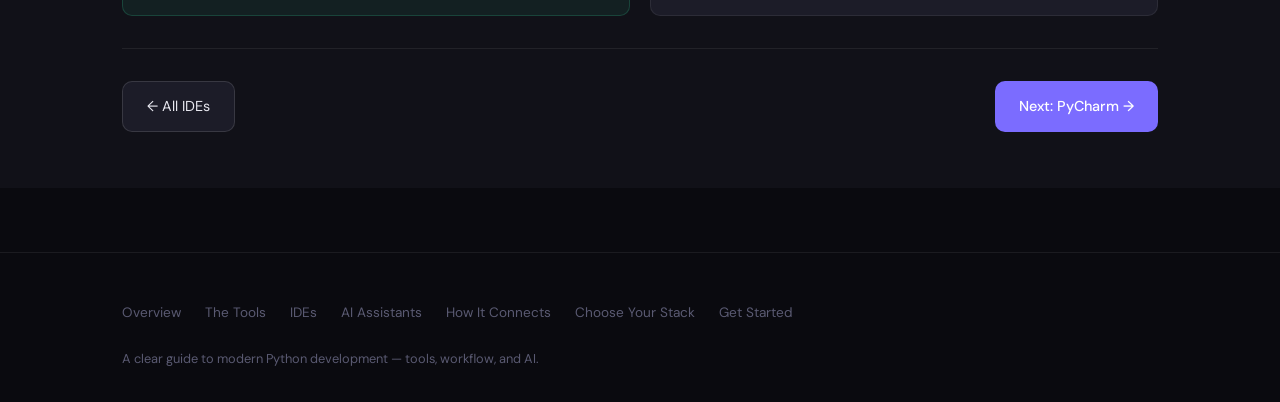
<file: ide-vscode.html>
<!DOCTYPE html>
<html lang="en">
<head>
<meta charset="UTF-8">
<meta name="viewport" content="width=device-width, initial-scale=1.0">
<title>VS Code — IDE Deep Dive</title>
<link rel="preconnect" href="https://fonts.googleapis.com">
<link href="https://fonts.googleapis.com/css2?family=Syne:wght@400;500;600;700;800&family=DM+Sans:ital,opsz,wght@0,9..40,300;0,9..40,400;0,9..40,500;1,9..40,300&family=DM+Mono:wght@400;500&display=swap" rel="stylesheet">
<link rel="stylesheet" href="style.css">
<link rel="stylesheet" href="ide-styles.css">
</head>
<body>

<nav class="nav">
  <a href="index.html" class="nav-logo">py<span>flow</span></a>
    <div class="nav-links">
    <a href="index.html">Overview</a>
    <a href="tools.html">The Tools</a>
    <a href="workflow.html">How It Connects</a>
    <a href="stacks.html">Choose Your Stack</a>
    <a href="start.html">Get Started</a>
    <a href="claude-power.html" style="color: var(--accent2);">Claude Advanced ✦</a>
  </div>
  <button class="nav-mobile-toggle" onclick="toggleMobileNav()">☰</button>
</nav>
<div class="mobile-nav" id="mobileNav">
  <a href="index.html">Overview</a>
  <a href="tools.html">The Tools</a>
  <a href="workflow.html">How It Connects</a>
  <a href="stacks.html">Choose Your Stack</a>
  <a href="start.html">Get Started</a>
  <a href="claude-power.html">Claude Advanced ✦</a>
</div>

<main>

<div class="ide-hero vscode-hero">
  <div class="container">
    <div class="ide-breadcrumb"><a href="ides.html">← IDEs</a></div>
    <div class="ide-hero-inner">
      <div class="ide-logo-lg vscode-lg">⬡</div>
      <div>
        <div class="ide-tag">Microsoft · Free · All platforms</div>
        <h1 class="ide-title">VS Code</h1>
        <p class="ide-subtitle">The world's most popular code editor. Endlessly extensible, deeply connected to the AI ecosystem, and the baseline most developers compare everything else against.</p>
      </div>
    </div>
    <div class="ide-toc">
      <a href="#what-it-is">What it is</a>
      <a href="#ai-capabilities">AI capabilities</a>
      <a href="#session-walkthrough">A real session</a>
      <a href="#ai-setup">Setting up AI</a>
      <a href="#pros-cons">Pros & cons</a>
      <a href="#who-its-for">Who it's for</a>
    </div>
  </div>
</div>

<!-- What it is -->
<section class="ide-section" id="what-it-is">
  <div class="container">
    <h2>What VS Code actually is</h2>
    <p>VS Code is a <strong>source code editor</strong> — technically not a full IDE, but so extensible that the line has blurred. Built by Microsoft, it launched in 2015 and has become the most-used development tool in the world. It starts as a lightweight text editor that understands code: syntax highlighting, basic autocomplete, a built-in terminal, file explorer, and Git integration out of the box.</p>
    <p>The real power is the <strong>extension marketplace</strong>. Every capability you'd want — Python language support, database tools, Docker, Jupyter notebooks, AI assistants — is installed as an extension. This means VS Code can become whatever you need it to be. It's the LEGO approach to an IDE: the base is minimal and fast, and you add exactly the blocks you want.</p>

    <div class="ide-explainer-grid">
      <div class="ide-explainer-card">
        <div class="iec-label">The core editor</div>
        <p>The base VS Code gives you: a fast file browser, split panes, an integrated terminal, Git diff views, search across all files, and a command palette (Cmd+Shift+P) that gives you keyboard access to every feature. This alone is more capable than Notepad or TextEdit.</p>
      </div>
      <div class="ide-explainer-card">
        <div class="iec-label">The Python extension</div>
        <p>Installing Microsoft's Python extension transforms VS Code into a Python-aware IDE: real-time type checking, jump-to-definition, automatic import suggestions, a debugger, and test runner integration. This extension is what makes VS Code viable for Python work.</p>
      </div>
      <div class="ide-explainer-card">
        <div class="iec-label">The AI layer</div>
        <p>One or more AI extensions (Copilot, Claude, Gemini, etc.) add the AI capabilities. These run on top of the base editor and communicate with cloud AI models. Because AI extensions are just extensions, you can mix and match them, or switch between them.</p>
      </div>
    </div>
  </div>
</section>

<!-- AI Capabilities -->
<section class="ide-section alt-bg" id="ai-capabilities">
  <div class="container">
    <h2>What AI can do inside VS Code</h2>
    <p class="section-intro-sm">AI in VS Code isn't one thing — it's several distinct capabilities that each solve a different problem. Understanding all of them is the difference between using 10% of what's available and using it well.</p>

    <div class="capability-list">

      <div class="capability-item">
        <div class="cap-num">1</div>
        <div class="cap-content">
          <h3>Inline autocomplete <span class="cap-tool">GitHub Copilot · Tabnine · Codeium</span></h3>
          <p>As you type, the AI watches and suggests what comes next — sometimes a word, sometimes a whole function. The suggestion appears in gray; press <kbd>Tab</kbd> to accept it or keep typing to ignore it. This is the most visible and continuous form of AI assistance — it's on constantly, in the background, inferring intent from your code and comments.</p>
          <div class="cap-example">
            <div class="cap-example-label">How it works in practice</div>
            <p>You write a comment: <code># calculate compound interest for given principal, rate, and years</code> and press Enter. Copilot generates an entire function body below it. You review it, accept or modify, and move on. The comment was the prompt.</p>
          </div>
          <div class="cap-when">
            <strong>Best for:</strong> Repetitive patterns, standard library usage, boilerplate code, anything where "the obvious next thing" is what you want.
          </div>
        </div>
      </div>

      <div class="capability-item">
        <div class="cap-num">2</div>
        <div class="cap-content">
          <h3>Chat panel <span class="cap-tool">GitHub Copilot Chat · Claude for VS Code · Gemini Code Assist</span></h3>
          <p>A conversation interface embedded in the IDE sidebar. You can ask questions, paste code, describe problems, and get detailed responses — without leaving the editor. Unlike browser-based chat, the IDE chat can reference your open files directly using <code>@workspace</code> or <code>#file</code> syntax.</p>
          <div class="cap-example">
            <div class="cap-example-label">What you can ask</div>
            <ul class="cap-list">
              <li>"Why is this function throwing a KeyError on line 42?"</li>
              <li>"Rewrite this loop to be more Pythonic."</li>
              <li>"What's the difference between <code>append</code> and <code>extend</code>?"</li>
              <li>"How should I structure this project if it's going to have 10 modules?"</li>
              <li>"Add type hints to every function in this file."</li>
            </ul>
          </div>
          <div class="cap-when">
            <strong>Best for:</strong> Understanding code, getting explanations, asking design questions, debugging problems you can't figure out alone.
          </div>
        </div>
      </div>

      <div class="capability-item">
        <div class="cap-num">3</div>
        <div class="cap-content">
          <h3>Inline edits (edit mode) <span class="cap-tool">GitHub Copilot · Cursor (built-in)</span></h3>
          <p>Select a block of code, press a keyboard shortcut, describe what you want changed, and the AI rewrites it in place. The original and new version appear side-by-side (a "diff view") and you accept or reject the change. This is different from chat — it directly modifies your code rather than suggesting in a panel.</p>
          <div class="cap-example">
            <div class="cap-example-label">Example</div>
            <p>Select a 20-line function → press <kbd>Cmd+I</kbd> → type "add error handling for missing keys and log the error" → the AI rewrites the function with try/except blocks. You review the diff and click Accept.</p>
          </div>
          <div class="cap-when">
            <strong>Best for:</strong> Targeted improvements to existing code — adding error handling, refactoring, adding logging, improving variable names.
          </div>
        </div>
      </div>

      <div class="capability-item">
        <div class="cap-num">4</div>
        <div class="cap-content">
          <h3>Code explanation <span class="cap-tool">All AI extensions</span></h3>
          <p>Right-click on any code → "Explain this" (or equivalent). The AI reads the selected code and writes a plain-English explanation of what it does, why it's written that way, and any potential issues. This is one of the most underrated uses — it works just as well on code you wrote six months ago as on unfamiliar library code.</p>
          <div class="cap-when">
            <strong>Best for:</strong> Understanding inherited code, library internals, unfamiliar patterns, or anything you wrote when you were smarter than you currently feel.
          </div>
        </div>
      </div>

      <div class="capability-item">
        <div class="cap-num">5</div>
        <div class="cap-content">
          <h3>Test generation <span class="cap-tool">GitHub Copilot · Claude</span></h3>
          <p>Select a function → ask the AI to generate unit tests for it. It reads the function's logic, identifies edge cases, and writes tests using your existing test framework (pytest, unittest). This dramatically reduces the cost of writing tests, which most developers skip because it's tedious.</p>
          <div class="cap-example">
            <div class="cap-example-label">Example prompt</div>
            <p>"Write comprehensive pytest tests for this function. Cover the happy path, empty inputs, invalid types, and any edge cases you can identify."</p>
          </div>
          <div class="cap-when">
            <strong>Best for:</strong> Building out test coverage quickly, catching edge cases you hadn't thought of, learning what to test.
          </div>
        </div>
      </div>

      <div class="capability-item">
        <div class="cap-num">6</div>
        <div class="cap-content">
          <h3>Documentation generation <span class="cap-tool">GitHub Copilot · Claude</span></h3>
          <p>Select a function or class → ask for a docstring. The AI reads the code and writes documentation: what it does, what the parameters are and their types, what it returns, and what errors it might raise. It can also generate README files for your whole project.</p>
          <div class="cap-when">
            <strong>Best for:</strong> Adding documentation to existing code, maintaining a consistent doc style, anything you're going to share with others.
          </div>
        </div>
      </div>

      <div class="capability-item">
        <div class="cap-num">7</div>
        <div class="cap-content">
          <h3>Agentic / multi-file editing <span class="cap-tool">GitHub Copilot Workspace · Claude Code extension</span></h3>
          <p>Give the AI a higher-level task — "add a user authentication system" or "refactor all database calls to use this new ORM" — and it plans what changes to make across multiple files, shows you a preview, and executes with your approval. This is the most powerful and the newest capability; it's still maturing but already handles many real tasks.</p>
          <div class="cap-when">
            <strong>Best for:</strong> Large refactors, adding a new feature that touches many files, repetitive changes across a codebase.
          </div>
        </div>
      </div>

      <div class="capability-item">
        <div class="cap-num">8</div>
        <div class="cap-content">
          <h3>Error diagnosis <span class="cap-tool">GitHub Copilot · Claude</span></h3>
          <p>When your code throws an error, the AI can be invoked directly on the traceback. It reads the error message, traces it back to the source, and explains what went wrong and how to fix it. Some integrations can do this automatically when an error appears in the terminal.</p>
          <div class="cap-when">
            <strong>Best for:</strong> Error messages you don't understand, dependency conflicts, environment issues, anything where the traceback is confusing.
          </div>
        </div>
      </div>

    </div>
  </div>
</section>

<!-- Real session walkthrough -->
<section class="ide-section" id="session-walkthrough">
  <div class="container">
    <h2>What a real session looks like</h2>
    <p class="section-intro-sm">This is a moment-by-moment description of what a developer with AI assistance actually does. Not theory — this is the actual sequence of events in a typical work session.</p>

    <div class="session-flow">

      <div class="session-moment">
        <div class="sm-time">Opening</div>
        <div class="sm-content">
          <h4>Open folder → environment activates</h4>
          <p>You open your project folder in VS Code. The Python extension detects your <code>.venv</code> and activates it. The status bar at the bottom shows which interpreter is selected. Copilot loads silently in the background.</p>
        </div>
      </div>

      <div class="session-moment">
        <div class="sm-time">First few minutes</div>
        <div class="sm-content">
          <h4>Write a comment → Copilot suggests the code</h4>
          <p>You start writing. Type a comment describing what you want to do. Copilot reads it and suggests the implementation below. You review the suggestion — sometimes it's exactly right, sometimes it needs adjustment. You accept with Tab or modify manually.</p>
          <div class="code-block small">
            <div class="code-comment"># Load CSV data and remove rows where price is null</div>
            <div class="code-copilot">↓ Copilot suggests:</div>
            df = pd.read_csv('data.csv')<br>
            df = df.dropna(subset=['price'])<br>
            df['price'] = df['price'].astype(float)
          </div>
        </div>
      </div>

      <div class="session-moment">
        <div class="sm-time">When stuck</div>
        <div class="sm-content">
          <h4>Open chat → ask the question</h4>
          <p>You hit something you don't know — how to merge two dataframes on a shared column. Press <kbd>Ctrl+Shift+I</kbd> to open Copilot Chat. Ask in plain English. It answers with code and explanation. You paste the relevant part into your file.</p>
        </div>
      </div>

      <div class="session-moment">
        <div class="sm-time">Error occurs</div>
        <div class="sm-content">
          <h4>Run → error → explain</h4>
          <p>You run the file. An error appears in the terminal. Right-click on the error message → "Explain this error." The AI reads the traceback and tells you exactly what went wrong and where to look. Usually faster than reading the traceback yourself.</p>
        </div>
      </div>

      <div class="session-moment">
        <div class="sm-time">Code review</div>
        <div class="sm-content">
          <h4>Select code → ask for improvement</h4>
          <p>Your code works, but you suspect it could be cleaner. Select the function, open chat: "Is there a better way to write this? I'm concerned about performance with large datasets." The AI suggests a vectorized approach, explains why it's faster, and offers the rewrite. You decide whether to take it.</p>
        </div>
      </div>

      <div class="session-moment">
        <div class="sm-time">End of session</div>
        <div class="sm-content">
          <h4>Commit → Copilot suggests commit message</h4>
          <p>You open the Source Control panel, stage your changes, and click the commit message field. Copilot reads your diff and suggests a descriptive commit message. You review, edit if needed, and commit.</p>
        </div>
      </div>

    </div>

    <div class="callout">
      <div class="callout-icon">💡</div>
      <div>
        <strong>The mental shift</strong>
        <p>Developers who use AI well don't just ask "write this for me." They treat it as a conversation — they share context, they ask follow-up questions, they push back on suggestions they disagree with. The quality of your AI output scales directly with the quality of context you provide. Vague prompt → vague code. Specific prompt with constraints → specific, useful code.</p>
      </div>
    </div>
  </div>
</section>

<!-- Setting up AI in VS Code -->
<section class="ide-section alt-bg" id="ai-setup">
  <div class="container">
    <h2>Setting up AI in VS Code</h2>
    <p class="section-intro-sm">The AI extensions you install depend on your goals. Here are the main options and how to get each one running.</p>

    <div class="setup-options">

      <div class="setup-option">
        <div class="so-header">
          <div class="so-name">GitHub Copilot</div>
          <div class="so-cost">~$10/mo · Free for students</div>
        </div>
        <p>The most integrated option. Extensions: "GitHub Copilot" (inline suggestions) + "GitHub Copilot Chat" (conversation panel). Both install from the Extensions marketplace. Sign in with your GitHub account. Copilot begins working immediately — gray suggestions as you type, chat panel available in the sidebar.</p>
        <div class="so-steps">
          <div class="so-step">Extensions → search "GitHub Copilot" → Install</div>
          <div class="so-step">Install "GitHub Copilot Chat" as well</div>
          <div class="so-step">Sign in with GitHub when prompted</div>
          <div class="so-step">Start typing — gray suggestions appear automatically</div>
        </div>
      </div>

      <div class="setup-option">
        <div class="so-header">
          <div class="so-name">Claude (via Anthropic extension)</div>
          <div class="so-cost">Free tier + API key required</div>
        </div>
        <p>Search for "Claude" in the Extensions marketplace. The official extension (or well-reviewed community extensions) give you a chat panel backed by Claude. You'll need an Anthropic API key from console.anthropic.com. Claude is especially good for complex explanations and code reasoning.</p>
        <div class="so-steps">
          <div class="so-step">Get API key at console.anthropic.com</div>
          <div class="so-step">Extensions → search "Claude" → Install</div>
          <div class="so-step">Add API key in extension settings</div>
          <div class="so-step">Open chat panel and start asking questions</div>
        </div>
      </div>

      <div class="setup-option">
        <div class="so-header">
          <div class="so-name">Gemini Code Assist</div>
          <div class="so-cost">Free (Google account required)</div>
        </div>
        <p>Google's AI coding assistant for VS Code. Search "Gemini Code Assist" in Extensions. Sign in with a Google account. Provides inline suggestions and a chat panel. A genuinely free option for those who don't want to pay for Copilot.</p>
        <div class="so-steps">
          <div class="so-step">Extensions → search "Gemini Code Assist" → Install</div>
          <div class="so-step">Sign in with Google account</div>
          <div class="so-step">Inline suggestions and chat are immediately available</div>
        </div>
      </div>

      <div class="setup-option">
        <div class="so-header">
          <div class="so-name">Codeium</div>
          <div class="so-cost">Free forever (with limitations)</div>
        </div>
        <p>A well-regarded free alternative to Copilot. Provides inline autocomplete and chat. Supports VS Code, PyCharm, and JetBrains products. Good choice if you want AI coding help without any subscription cost.</p>
        <div class="so-steps">
          <div class="so-step">Extensions → search "Codeium" → Install</div>
          <div class="so-step">Create free account at codeium.com</div>
          <div class="so-step">Sign in within VS Code</div>
        </div>
      </div>

    </div>

    <div class="callout">
      <div class="callout-icon">💡</div>
      <div>
        <strong>You can run multiple AI extensions simultaneously</strong>
        <p>Many developers run Copilot for inline suggestions and Claude (via a separate extension or browser tab) for more complex conversations. They serve different purposes and don't conflict with each other.</p>
      </div>
    </div>
  </div>
</section>

<!-- Pros and Cons -->
<section class="ide-section" id="pros-cons">
  <div class="container">
    <h2>Honest pros & cons</h2>

    <div class="pros-cons-grid">
      <div class="pros-col">
        <div class="pc-header good-header">Strengths</div>
        <div class="pc-item">
          <div class="pc-icon good-icon">✓</div>
          <div>
            <strong>The AI ecosystem gravitates here first</strong>
            <p>Every new AI coding tool releases a VS Code extension first. Copilot, Claude, Gemini, Codeium, Continue — all are available. You'll never be blocked from using a new AI tool because your editor doesn't support it.</p>
          </div>
        </div>
        <div class="pc-item">
          <div class="pc-icon good-icon">✓</div>
          <div>
            <strong>Free and open source</strong>
            <p>The editor itself costs nothing. The AI tools have varying costs, but the editor — including all its core capabilities — is free forever.</p>
          </div>
        </div>
        <div class="pc-item">
          <div class="pc-icon good-icon">✓</div>
          <div>
            <strong>Enormous community</strong>
            <p>Whatever problem you hit, someone else has hit it first. Stack Overflow, YouTube, Reddit — VS Code questions have answers everywhere. This is especially valuable when you're learning.</p>
          </div>
        </div>
        <div class="pc-item">
          <div class="pc-icon good-icon">✓</div>
          <div>
            <strong>Works for every language</strong>
            <p>If you ever move beyond Python — to JavaScript, R, SQL, TypeScript, anything — VS Code handles it. You're learning one editor for your entire career.</p>
          </div>
        </div>
        <div class="pc-item">
          <div class="pc-icon good-icon">✓</div>
          <div>
            <strong>Lightweight and fast</strong>
            <p>Opens instantly. Doesn't consume significant memory when idle. This matters more than it sounds when you have many other things running.</p>
          </div>
        </div>
      </div>
      <div class="cons-col">
        <div class="pc-header bad-header">Limitations</div>
        <div class="pc-item">
          <div class="pc-icon bad-icon">✗</div>
          <div>
            <strong>Python support requires configuration</strong>
            <p>Out of the box, VS Code is not Python-aware. You need to install and configure the Python extension, select the right interpreter, and set up your virtual environment. PyCharm handles all of this automatically.</p>
          </div>
        </div>
        <div class="pc-item">
          <div class="pc-icon bad-icon">✗</div>
          <div>
            <strong>Extension conflicts and instability</strong>
            <p>With many extensions installed, things occasionally break. An update to one extension can cause problems with another. PyCharm's integrated approach avoids this entirely.</p>
          </div>
        </div>
        <div class="pc-item">
          <div class="pc-icon bad-icon">✗</div>
          <div>
            <strong>Debugger is good but not the best</strong>
            <p>VS Code's Python debugger is solid. PyCharm's is exceptional. If you do a lot of step-through debugging of complex code, PyCharm has the edge.</p>
          </div>
        </div>
        <div class="pc-item">
          <div class="pc-icon bad-icon">✗</div>
          <div>
            <strong>No built-in virtual environment management UI</strong>
            <p>Creating and managing virtual environments is done via the terminal or command palette. PyCharm has a visual UI for this. Small difference, but relevant for beginners.</p>
          </div>
        </div>
      </div>
    </div>
  </div>
</section>

<!-- Try It Out -->
<section class="ide-section" id="try-it">
  <div class="container">
    <h2>Try it out — a 10-minute exercise</h2>
    <p class="section-intro-sm">This walks you through the complete AI-assisted coding loop in VS Code, from writing a function to running it and refining it with AI help. By the end you'll have used every major AI capability at least once.</p>

    <div class="tryit-steps">

      <div class="tryit-step">
        <div class="ts-badge">Before you start</div>
        <div class="ts-body">
          <p>Make sure you have VS Code open with the Python extension installed, a virtual environment active, and GitHub Copilot (or any AI extension) installed. Create a new file called <code>practice.py</code>.</p>
        </div>
      </div>

      <div class="tryit-step">
        <div class="ts-badge">Step 1 — Let AI write the first function</div>
        <div class="ts-body">
          <p>In <code>practice.py</code>, type this comment on the first line and press Enter:</p>
          <div class="code-block small">
            <div class="code-comment"># Calculate the percentage change between two numbers</div>
          </div>
          <p>Copilot will suggest the function. Press <kbd>Tab</kbd> to accept it. Read what it wrote — don't just accept blindly. Does it handle the case where <code>old_value</code> is zero? If not, that's something to fix.</p>
        </div>
      </div>

      <div class="tryit-step">
        <div class="ts-badge">Step 2 — Run it and see what happens</div>
        <div class="ts-body">
          <p>Add two lines below the function and run the file:</p>
          <div class="code-block small">
            result = percentage_change(100, 150)<br>
            print(result)
          </div>
          <p>Press F5 (or right-click → Run Python File). You should see <code>50.0</code> in the terminal. If you get an error, that's fine — read it carefully. It usually tells you exactly what's wrong.</p>
        </div>
      </div>

      <div class="tryit-step">
        <div class="ts-badge">Step 3 — Ask AI to explain what it wrote</div>
        <div class="ts-body">
          <p>Select the entire function with your mouse. Then open the Copilot Chat panel (the speech bubble icon in the left sidebar, or <kbd>Ctrl+Shift+I</kbd>). Type:</p>
          <div class="code-block small">Explain this function line by line. What does it return and why?</div>
          <p>Read the explanation. This is the learning loop — AI writes, you ask it to teach you. You should understand every line before moving on.</p>
        </div>
      </div>

      <div class="tryit-step">
        <div class="ts-badge">Step 4 — Ask AI to improve it</div>
        <div class="ts-body">
          <p>In the chat panel, type:</p>
          <div class="code-block small">Rewrite this function to handle the case where old_value is zero. Return None in that case and print a warning message.</div>
          <p>The AI will rewrite it. Read the new version. Does it look right? If you don't understand a part, ask: <em>"What does the <code>if</code> statement on line 3 do?"</em></p>
        </div>
      </div>

      <div class="tryit-step">
        <div class="ts-badge">Step 5 — Control how much AI generates</div>
        <div class="ts-body">
          <p>If the AI wrote too much or too little, you can always guide it. Try:</p>
          <ul style="padding-left: 1.25rem; margin: 0.5rem 0;">
            <li style="font-size:0.87rem; color: var(--text2); margin-bottom:4px;"><em>"Keep it shorter — just the function, no extra comments"</em></li>
            <li style="font-size:0.87rem; color: var(--text2); margin-bottom:4px;"><em>"Add a docstring explaining the parameters"</em></li>
            <li style="font-size:0.87rem; color: var(--text2)"><em>"Show me a simpler version with no error handling"</em></li>
          </ul>
          <p>You're in charge of scope. AI responds to constraints. The more specific you are, the more targeted the output.</p>
        </div>
      </div>

      <div class="tryit-step">
        <div class="ts-badge">Step 6 — Run the final version</div>
        <div class="ts-body">
          <p>Test the improved function with a few inputs:</p>
          <div class="code-block small">
            print(percentage_change(100, 150))   <span class="code-comment"># should print 50.0</span><br>
            print(percentage_change(0, 100))     <span class="code-comment"># should handle zero</span><br>
            print(percentage_change(200, 100))   <span class="code-comment"># negative change</span>
          </div>
          <p>Run it. Verify the output makes sense. You've now done the full loop: comment → AI writes → run → ask AI to explain → improve → run again. That's the core workflow.</p>
        </div>
      </div>

    </div>

    <div class="callout">
      <div class="callout-icon">💡</div>
      <div>
        <strong>The key takeaway from this exercise</strong>
        <p>AI is most useful when you stay in control of the scope. One focused request gets you one useful function. "Write me a complete data analysis tool" gets you something overwhelming. Start small, read everything, refine with follow-up prompts, and run after each change. That rhythm — small request, read, refine, run — is the actual workflow.</p>
      </div>
    </div>
  </div>
</section>

<!-- Who it's for -->
<section class="ide-section alt-bg" id="who-its-for">
  <div class="container">
    <h2>Who VS Code is for</h2>
    <div class="wif-grid">
      <div class="wif-card wif-yes">
        <div class="wif-label">Strong fit if you...</div>
        <ul>
          <li>Work in multiple languages or plan to</li>
          <li>Want to use multiple AI tools and compare them</li>
          <li>Value a large community and lots of tutorials</li>
          <li>Want the editor most commonly used in industry</li>
          <li>Prefer to configure your own workflow</li>
          <li>Are cost-conscious (the editor is free)</li>
        </ul>
      </div>
      <div class="wif-card wif-maybe">
        <div class="wif-label">Consider PyCharm instead if you...</div>
        <ul>
          <li>Work exclusively in Python and want zero configuration</li>
          <li>Do heavy debugging with complex codebases</li>
          <li>Want a UI for managing packages and environments</li>
          <li>Are willing to pay for a more polished Python experience</li>
        </ul>
      </div>
    </div>

    <div class="ide-nav-footer">
      <a href="ides.html" class="btn-ghost">← All IDEs</a>
      <a href="ide-pycharm.html" class="btn-primary">Next: PyCharm →</a>
    </div>
  </div>
</section>

</main>

<footer class="footer">
  <div class="container">
    <div class="footer-nav">
      <a href="index.html">Overview</a>
      <a href="tools.html">The Tools</a>
      <a href="ides.html">IDEs</a>
      <a href="ai-assistants.html">AI Assistants</a>
      <a href="workflow.html">How It Connects</a>
      <a href="stacks.html">Choose Your Stack</a>
      <a href="start.html">Get Started</a>
    </div>
    <p class="footer-note">A clear guide to modern Python development — tools, workflow, and AI.</p>
  </div>
</footer>

<script src="main.js"></script>
</body>
</html>
</file>
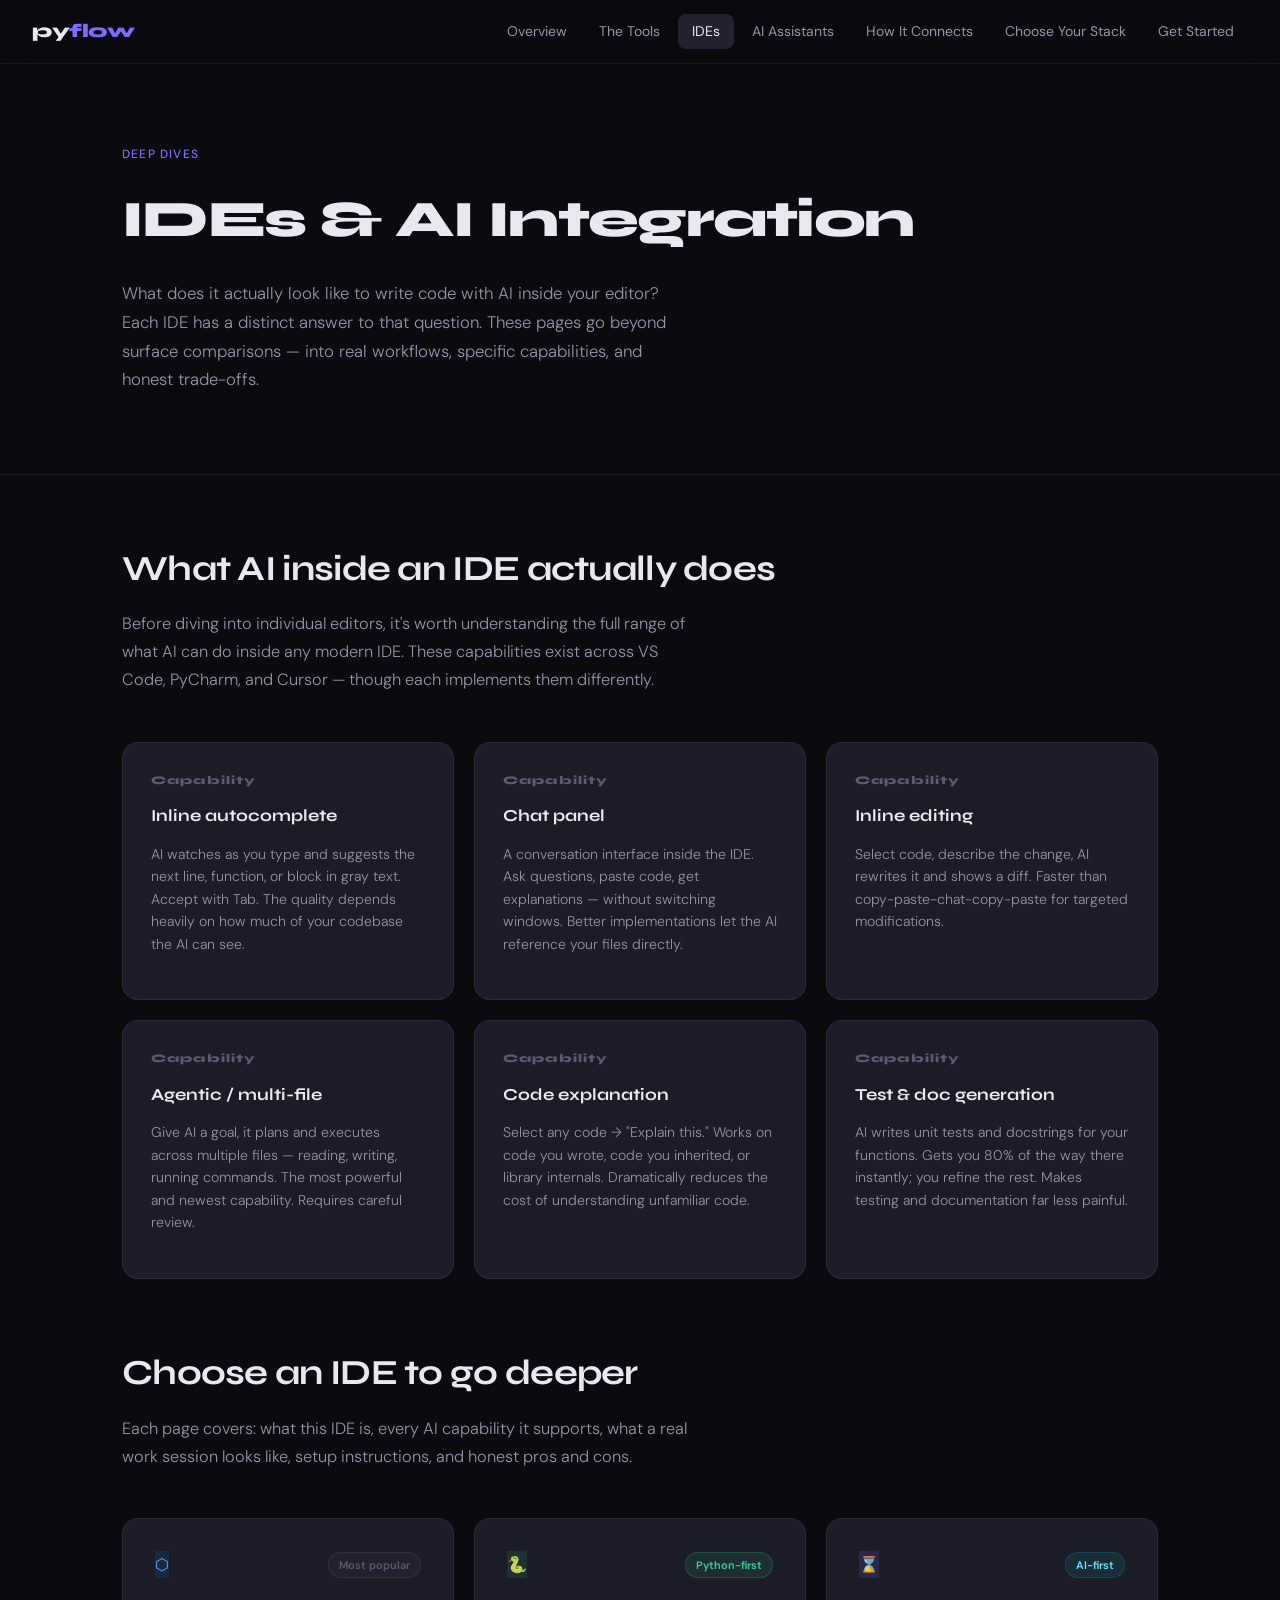
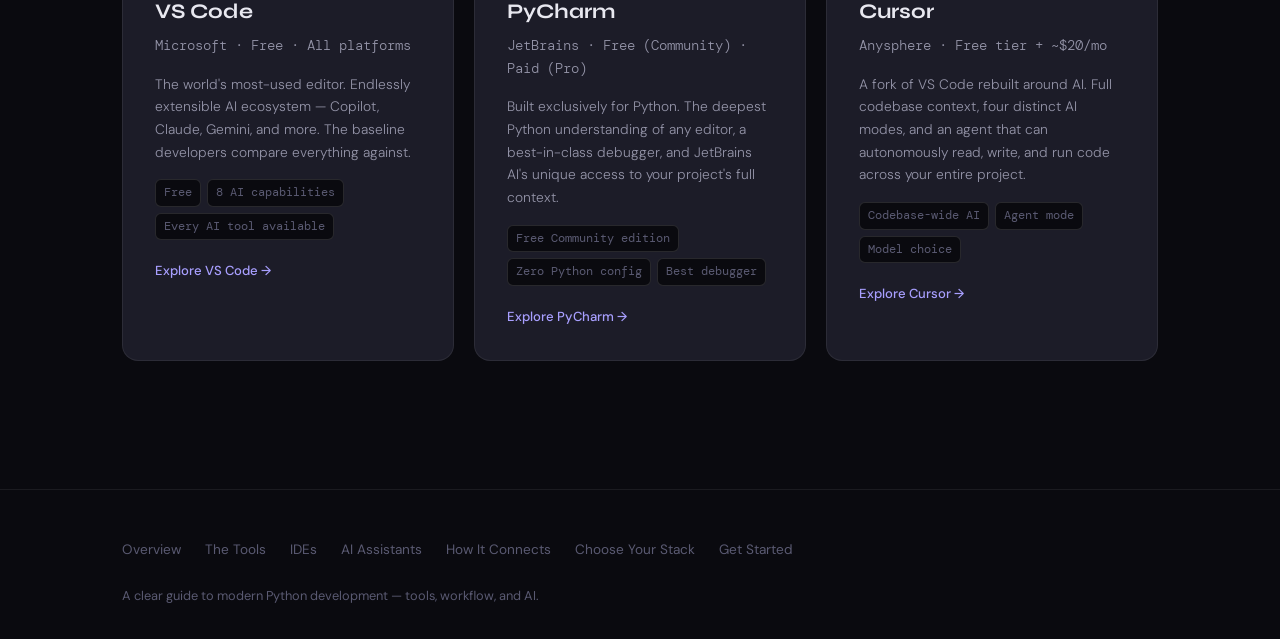
<file: ides.html>
<!DOCTYPE html>
<html lang="en">
<head>
<meta charset="UTF-8">
<meta name="viewport" content="width=device-width, initial-scale=1.0">
<title>IDEs & AI Integration — Deep Dive</title>
<link rel="preconnect" href="https://fonts.googleapis.com">
<link href="https://fonts.googleapis.com/css2?family=Syne:wght@400;500;600;700;800&family=DM+Sans:ital,opsz,wght@0,9..40,300;0,9..40,400;0,9..40,500;1,9..40,300&family=DM+Mono:wght@400;500&display=swap" rel="stylesheet">
<link rel="stylesheet" href="style.css">
<link rel="stylesheet" href="ide-styles.css">
</head>
<body>

<nav class="nav">
  <a href="index.html" class="nav-logo">py<span>flow</span></a>
  <div class="nav-links">
    <a href="index.html">Overview</a>
    <a href="tools.html">The Tools</a>
    <a href="ides.html" class="active">IDEs</a>
    <a href="ai-assistants.html">AI Assistants</a>
    <a href="workflow.html">How It Connects</a>
    <a href="stacks.html">Choose Your Stack</a>
    <a href="start.html">Get Started</a>
  </div>
  <button class="nav-mobile-toggle" onclick="toggleMobileNav()">☰</button>
</nav>
<div class="mobile-nav" id="mobileNav">
  <a href="index.html">Overview</a>
  <a href="tools.html">The Tools</a>
  <a href="ides.html">IDEs</a>
  <a href="ai-assistants.html">AI Assistants</a>
  <a href="workflow.html">How It Connects</a>
  <a href="stacks.html">Choose Your Stack</a>
  <a href="start.html">Get Started</a>
</div>

<main>

<div class="page-hero">
  <div class="container">
    <div class="page-eyebrow">Deep dives</div>
    <h1 class="page-title">IDEs & AI Integration</h1>
    <p class="page-sub">What does it actually look like to write code with AI inside your editor? Each IDE has a distinct answer to that question. These pages go beyond surface comparisons — into real workflows, specific capabilities, and honest trade-offs.</p>
  </div>
</div>

<section style="padding: 4rem 0;">
  <div class="container">

    <h2 class="section-title" style="margin-bottom: 0.75rem;">What AI inside an IDE actually does</h2>
    <p class="section-intro">Before diving into individual editors, it's worth understanding the full range of what AI can do inside any modern IDE. These capabilities exist across VS Code, PyCharm, and Cursor — though each implements them differently.</p>

    <div class="cat-grid" style="margin-bottom: 4rem;">
      <div class="cat-card">
        <div class="cat-num">Capability</div>
        <h3>Inline autocomplete</h3>
        <p>AI watches as you type and suggests the next line, function, or block in gray text. Accept with Tab. The quality depends heavily on how much of your codebase the AI can see.</p>
      </div>
      <div class="cat-card">
        <div class="cat-num">Capability</div>
        <h3>Chat panel</h3>
        <p>A conversation interface inside the IDE. Ask questions, paste code, get explanations — without switching windows. Better implementations let the AI reference your files directly.</p>
      </div>
      <div class="cat-card">
        <div class="cat-num">Capability</div>
        <h3>Inline editing</h3>
        <p>Select code, describe the change, AI rewrites it and shows a diff. Faster than copy-paste-chat-copy-paste for targeted modifications.</p>
      </div>
      <div class="cat-card">
        <div class="cat-num">Capability</div>
        <h3>Agentic / multi-file</h3>
        <p>Give AI a goal, it plans and executes across multiple files — reading, writing, running commands. The most powerful and newest capability. Requires careful review.</p>
      </div>
      <div class="cat-card">
        <div class="cat-num">Capability</div>
        <h3>Code explanation</h3>
        <p>Select any code → "Explain this." Works on code you wrote, code you inherited, or library internals. Dramatically reduces the cost of understanding unfamiliar code.</p>
      </div>
      <div class="cat-card">
        <div class="cat-num">Capability</div>
        <h3>Test & doc generation</h3>
        <p>AI writes unit tests and docstrings for your functions. Gets you 80% of the way there instantly; you refine the rest. Makes testing and documentation far less painful.</p>
      </div>
    </div>

    <h2 class="section-title" style="margin-bottom: 0.75rem;">Choose an IDE to go deeper</h2>
    <p class="section-intro">Each page covers: what this IDE is, every AI capability it supports, what a real work session looks like, setup instructions, and honest pros and cons.</p>

    <div class="ide-picker">

      <a href="ide-vscode.html" class="ide-pick-card ide-pick-vscode">
        <div class="ipc-top">
          <div class="ipc-icon vscode-icon">⬡</div>
          <div class="ipc-badge">Most popular</div>
        </div>
        <h3>VS Code</h3>
        <p class="ipc-sub">Microsoft · Free · All platforms</p>
        <p>The world's most-used editor. Endlessly extensible AI ecosystem — Copilot, Claude, Gemini, and more. The baseline developers compare everything against.</p>
        <div class="ipc-highlights">
          <span>Free</span>
          <span>8 AI capabilities</span>
          <span>Every AI tool available</span>
        </div>
        <div class="ipc-cta">Explore VS Code →</div>
      </a>

      <a href="ide-pycharm.html" class="ide-pick-card ide-pick-pycharm">
        <div class="ipc-top">
          <div class="ipc-icon pycharm-icon">🐍</div>
          <div class="ipc-badge pycharm-badge">Python-first</div>
        </div>
        <h3>PyCharm</h3>
        <p class="ipc-sub">JetBrains · Free (Community) · Paid (Pro)</p>
        <p>Built exclusively for Python. The deepest Python understanding of any editor, a best-in-class debugger, and JetBrains AI's unique access to your project's full context.</p>
        <div class="ipc-highlights">
          <span>Free Community edition</span>
          <span>Zero Python config</span>
          <span>Best debugger</span>
        </div>
        <div class="ipc-cta">Explore PyCharm →</div>
      </a>

      <a href="ide-cursor.html" class="ide-pick-card ide-pick-cursor">
        <div class="ipc-top">
          <div class="ipc-icon cursor-icon">⌛</div>
          <div class="ipc-badge cursor-badge">AI-first</div>
        </div>
        <h3>Cursor</h3>
        <p class="ipc-sub">Anysphere · Free tier + ~$20/mo</p>
        <p>A fork of VS Code rebuilt around AI. Full codebase context, four distinct AI modes, and an agent that can autonomously read, write, and run code across your entire project.</p>
        <div class="ipc-highlights">
          <span>Codebase-wide AI</span>
          <span>Agent mode</span>
          <span>Model choice</span>
        </div>
        <div class="ipc-cta">Explore Cursor →</div>
      </a>

    </div>

  </div>
</section>

</main>

<footer class="footer">
  <div class="container">
    <div class="footer-nav">
      <a href="index.html">Overview</a>
      <a href="tools.html">The Tools</a>
      <a href="ides.html">IDEs</a>
      <a href="ai-assistants.html">AI Assistants</a>
      <a href="workflow.html">How It Connects</a>
      <a href="stacks.html">Choose Your Stack</a>
      <a href="start.html">Get Started</a>
    </div>
    <p class="footer-note">A clear guide to modern Python development — tools, workflow, and AI.</p>
  </div>
</footer>
<script src="main.js"></script>
</body>
</html>
</file>
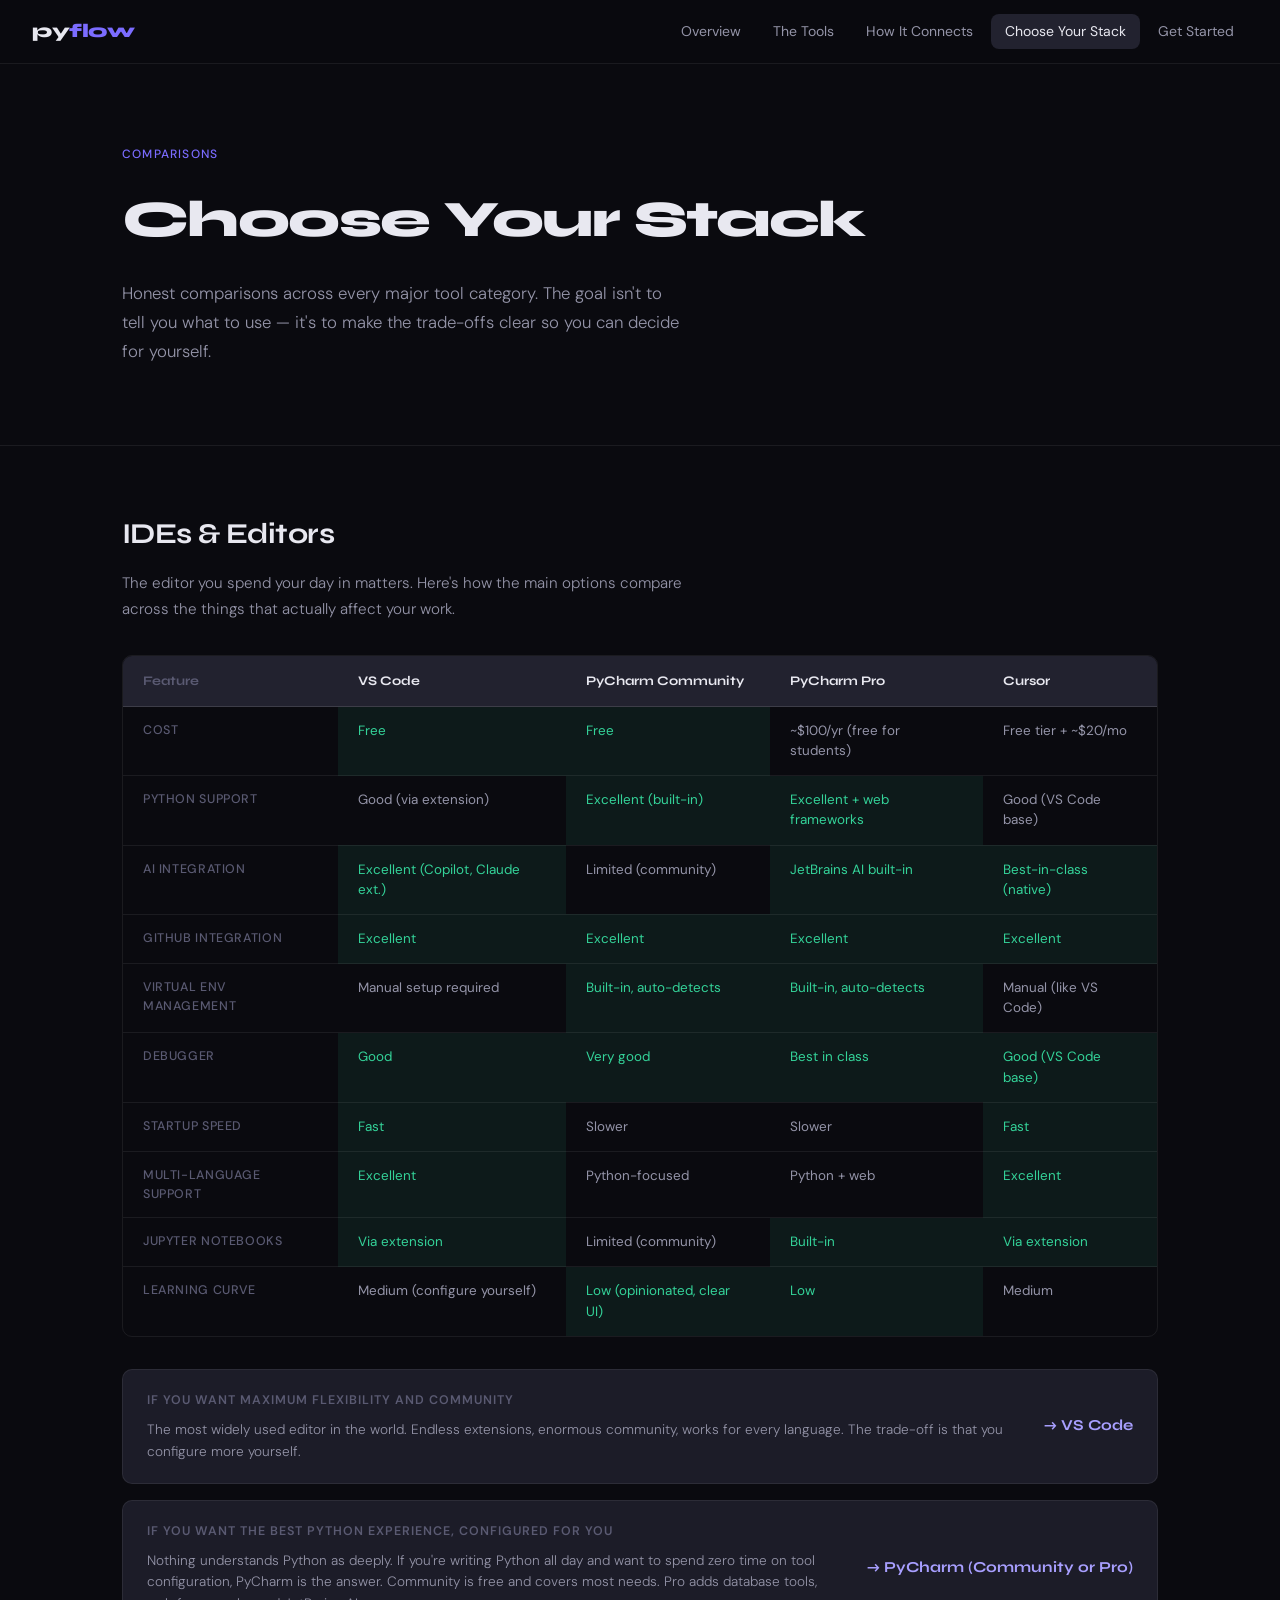
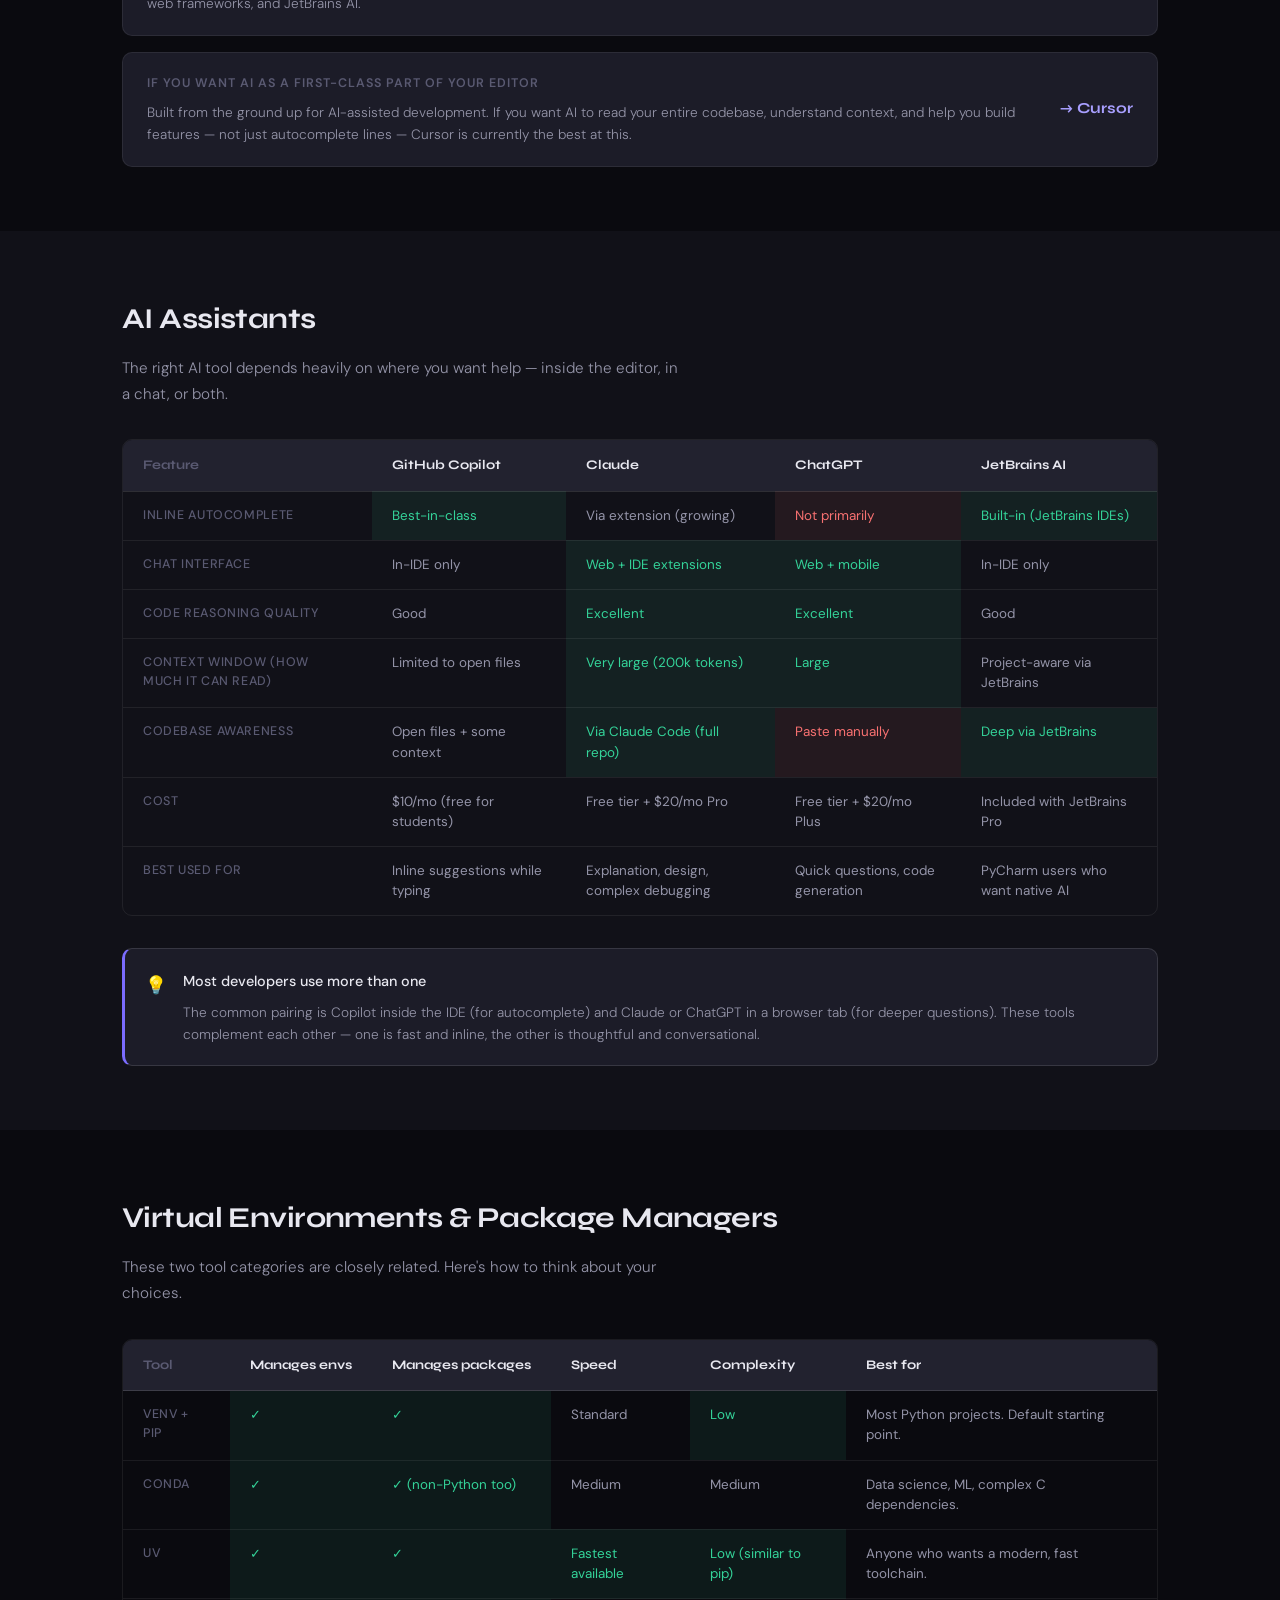
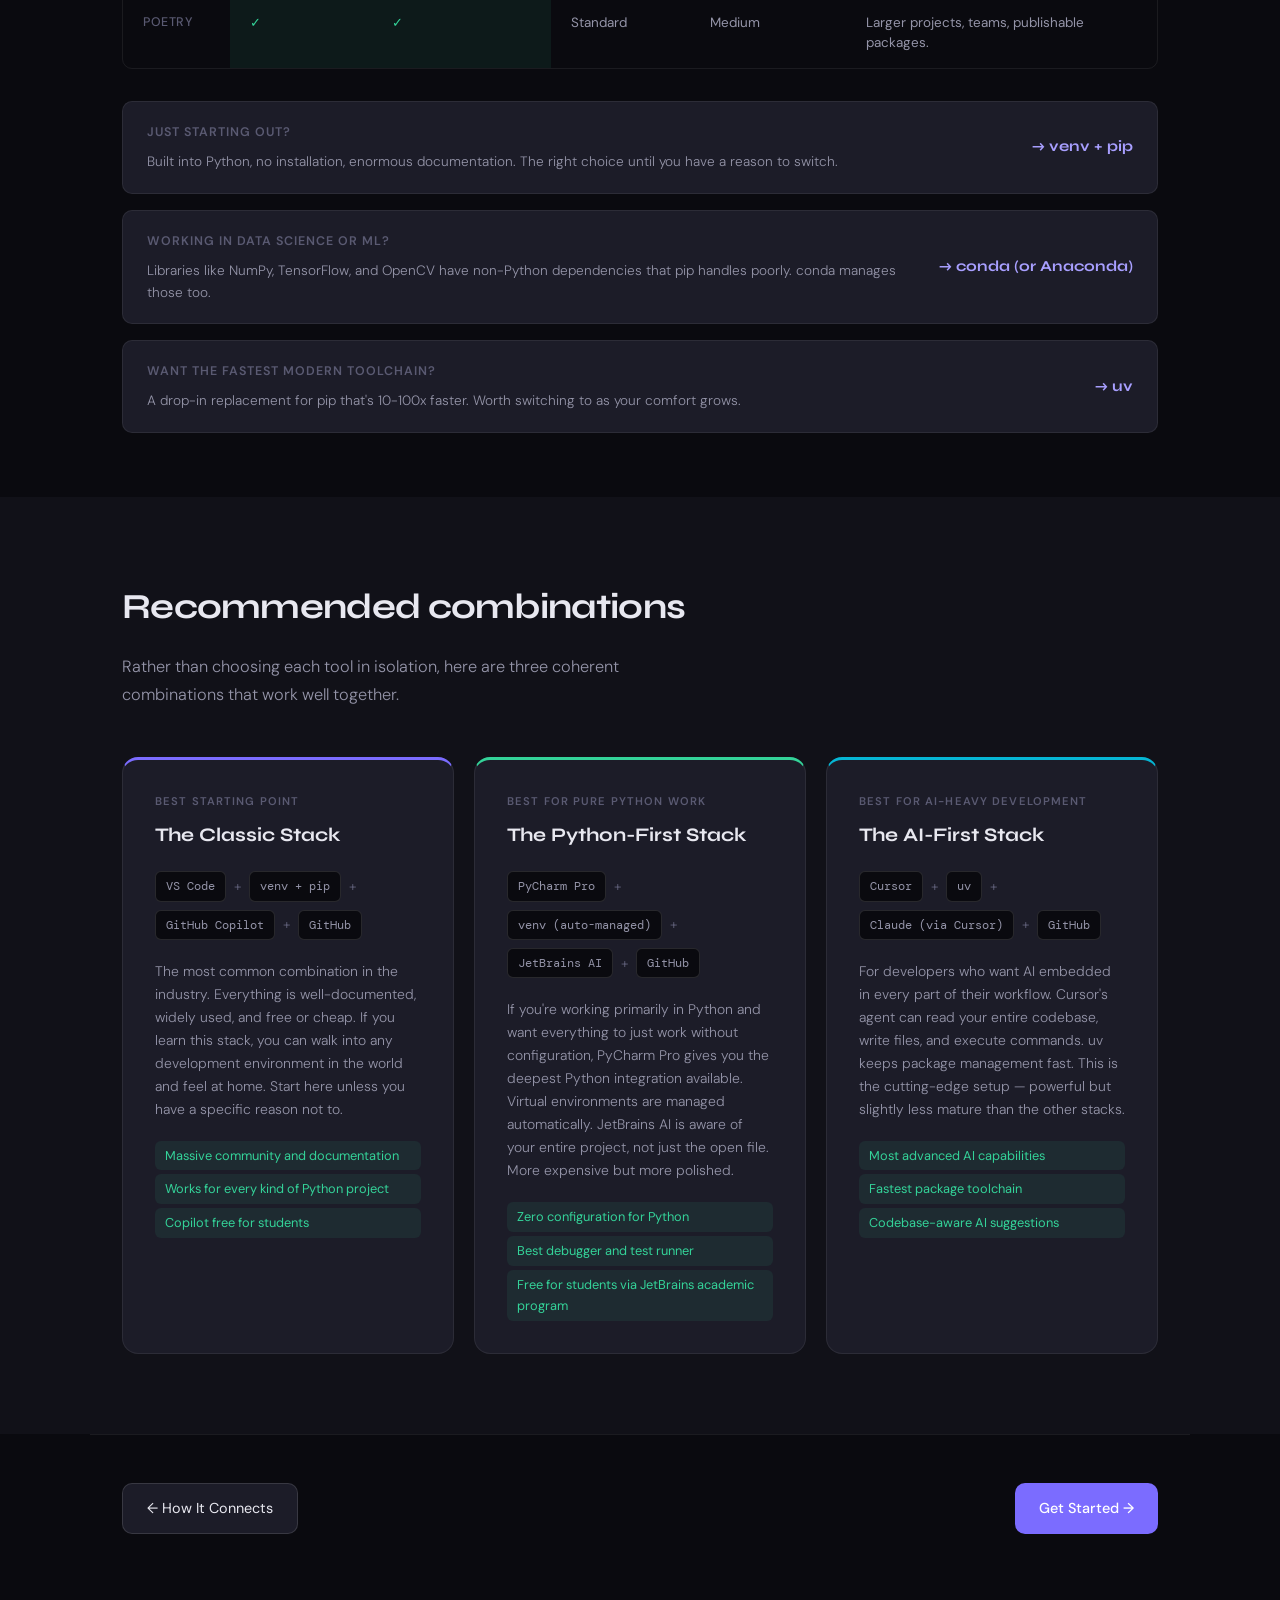
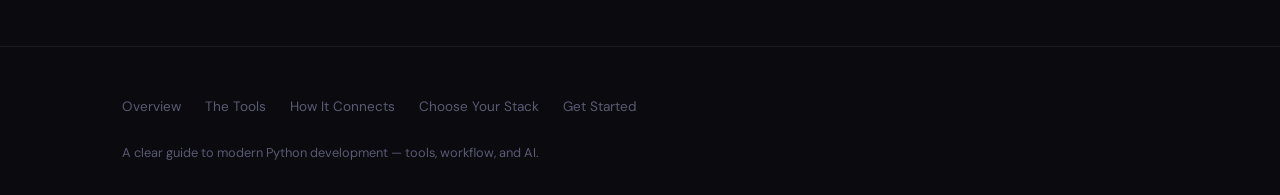
<file: stacks.html>
<!DOCTYPE html>
<html lang="en">
<head>
<meta charset="UTF-8">
<meta name="viewport" content="width=device-width, initial-scale=1.0">
<title>Choose Your Stack — Python & AI Workflow</title>
<link rel="preconnect" href="https://fonts.googleapis.com">
<link href="https://fonts.googleapis.com/css2?family=Syne:wght@400;500;600;700;800&family=DM+Sans:ital,opsz,wght@0,9..40,300;0,9..40,400;0,9..40,500;1,9..40,300&family=DM+Mono:wght@400;500&display=swap" rel="stylesheet">
<link rel="stylesheet" href="style.css">
</head>
<body>

<nav class="nav">
  <a href="index.html" class="nav-logo">py<span>flow</span></a>
  <div class="nav-links">
    <a href="index.html">Overview</a>
    <a href="tools.html">The Tools</a>
    <a href="workflow.html">How It Connects</a>
    <a href="stacks.html" class="active">Choose Your Stack</a>
    <a href="start.html">Get Started</a>
  </div>
  <button class="nav-mobile-toggle" onclick="toggleMobileNav()">☰</button>
</nav>
<div class="mobile-nav" id="mobileNav">
  <a href="index.html">Overview</a>
  <a href="tools.html">The Tools</a>
  <a href="workflow.html">How It Connects</a>
  <a href="stacks.html">Choose Your Stack</a>
  <a href="start.html">Get Started</a>
</div>

<main>

<div class="page-hero">
  <div class="container">
    <div class="page-eyebrow">Comparisons</div>
    <h1 class="page-title">Choose Your Stack</h1>
    <p class="page-sub">Honest comparisons across every major tool category. The goal isn't to tell you what to use — it's to make the trade-offs clear so you can decide for yourself.</p>
  </div>
</div>

<!-- IDE Comparison -->
<section class="compare-section">
  <div class="container">
    <h2 class="compare-title">IDEs & Editors</h2>
    <p class="compare-intro">The editor you spend your day in matters. Here's how the main options compare across the things that actually affect your work.</p>

    <div class="compare-table-wrap">
      <table class="compare-table">
        <thead>
          <tr>
            <th>Feature</th>
            <th>VS Code</th>
            <th>PyCharm Community</th>
            <th>PyCharm Pro</th>
            <th>Cursor</th>
          </tr>
        </thead>
        <tbody>
          <tr>
            <td>Cost</td>
            <td class="good">Free</td>
            <td class="good">Free</td>
            <td class="neutral">~$100/yr (free for students)</td>
            <td class="neutral">Free tier + ~$20/mo</td>
          </tr>
          <tr>
            <td>Python support</td>
            <td class="neutral">Good (via extension)</td>
            <td class="good">Excellent (built-in)</td>
            <td class="good">Excellent + web frameworks</td>
            <td class="neutral">Good (VS Code base)</td>
          </tr>
          <tr>
            <td>AI integration</td>
            <td class="good">Excellent (Copilot, Claude ext.)</td>
            <td class="neutral">Limited (community)</td>
            <td class="good">JetBrains AI built-in</td>
            <td class="good">Best-in-class (native)</td>
          </tr>
          <tr>
            <td>GitHub integration</td>
            <td class="good">Excellent</td>
            <td class="good">Excellent</td>
            <td class="good">Excellent</td>
            <td class="good">Excellent</td>
          </tr>
          <tr>
            <td>Virtual env management</td>
            <td class="neutral">Manual setup required</td>
            <td class="good">Built-in, auto-detects</td>
            <td class="good">Built-in, auto-detects</td>
            <td class="neutral">Manual (like VS Code)</td>
          </tr>
          <tr>
            <td>Debugger</td>
            <td class="good">Good</td>
            <td class="good">Very good</td>
            <td class="good">Best in class</td>
            <td class="good">Good (VS Code base)</td>
          </tr>
          <tr>
            <td>Startup speed</td>
            <td class="good">Fast</td>
            <td class="neutral">Slower</td>
            <td class="neutral">Slower</td>
            <td class="good">Fast</td>
          </tr>
          <tr>
            <td>Multi-language support</td>
            <td class="good">Excellent</td>
            <td class="neutral">Python-focused</td>
            <td class="neutral">Python + web</td>
            <td class="good">Excellent</td>
          </tr>
          <tr>
            <td>Jupyter notebooks</td>
            <td class="good">Via extension</td>
            <td class="neutral">Limited (community)</td>
            <td class="good">Built-in</td>
            <td class="good">Via extension</td>
          </tr>
          <tr>
            <td>Learning curve</td>
            <td class="neutral">Medium (configure yourself)</td>
            <td class="good">Low (opinionated, clear UI)</td>
            <td class="good">Low</td>
            <td class="neutral">Medium</td>
          </tr>
        </tbody>
      </table>
    </div>

    <div class="compare-verdict">
      <div class="cv-item">
        <div class="cv-label">If you want maximum flexibility and community</div>
        <div class="cv-choice">→ VS Code</div>
        <p>The most widely used editor in the world. Endless extensions, enormous community, works for every language. The trade-off is that you configure more yourself.</p>
      </div>
      <div class="cv-item">
        <div class="cv-label">If you want the best Python experience, configured for you</div>
        <div class="cv-choice">→ PyCharm (Community or Pro)</div>
        <p>Nothing understands Python as deeply. If you're writing Python all day and want to spend zero time on tool configuration, PyCharm is the answer. Community is free and covers most needs. Pro adds database tools, web frameworks, and JetBrains AI.</p>
      </div>
      <div class="cv-item">
        <div class="cv-label">If you want AI as a first-class part of your editor</div>
        <div class="cv-choice">→ Cursor</div>
        <p>Built from the ground up for AI-assisted development. If you want AI to read your entire codebase, understand context, and help you build features — not just autocomplete lines — Cursor is currently the best at this.</p>
      </div>
    </div>
  </div>
</section>

<!-- AI Assistant comparison -->
<section class="compare-section alt-bg">
  <div class="container">
    <h2 class="compare-title">AI Assistants</h2>
    <p class="compare-intro">The right AI tool depends heavily on where you want help — inside the editor, in a chat, or both.</p>

    <div class="compare-table-wrap">
      <table class="compare-table">
        <thead>
          <tr>
            <th>Feature</th>
            <th>GitHub Copilot</th>
            <th>Claude</th>
            <th>ChatGPT</th>
            <th>JetBrains AI</th>
          </tr>
        </thead>
        <tbody>
          <tr>
            <td>Inline autocomplete</td>
            <td class="good">Best-in-class</td>
            <td class="neutral">Via extension (growing)</td>
            <td class="bad">Not primarily</td>
            <td class="good">Built-in (JetBrains IDEs)</td>
          </tr>
          <tr>
            <td>Chat interface</td>
            <td class="neutral">In-IDE only</td>
            <td class="good">Web + IDE extensions</td>
            <td class="good">Web + mobile</td>
            <td class="neutral">In-IDE only</td>
          </tr>
          <tr>
            <td>Code reasoning quality</td>
            <td class="neutral">Good</td>
            <td class="good">Excellent</td>
            <td class="good">Excellent</td>
            <td class="neutral">Good</td>
          </tr>
          <tr>
            <td>Context window (how much it can read)</td>
            <td class="neutral">Limited to open files</td>
            <td class="good">Very large (200k tokens)</td>
            <td class="good">Large</td>
            <td class="neutral">Project-aware via JetBrains</td>
          </tr>
          <tr>
            <td>Codebase awareness</td>
            <td class="neutral">Open files + some context</td>
            <td class="good">Via Claude Code (full repo)</td>
            <td class="bad">Paste manually</td>
            <td class="good">Deep via JetBrains</td>
          </tr>
          <tr>
            <td>Cost</td>
            <td class="neutral">$10/mo (free for students)</td>
            <td class="neutral">Free tier + $20/mo Pro</td>
            <td class="neutral">Free tier + $20/mo Plus</td>
            <td class="neutral">Included with JetBrains Pro</td>
          </tr>
          <tr>
            <td>Best used for</td>
            <td>Inline suggestions while typing</td>
            <td>Explanation, design, complex debugging</td>
            <td>Quick questions, code generation</td>
            <td>PyCharm users who want native AI</td>
          </tr>
        </tbody>
      </table>
    </div>

    <div class="callout">
      <div class="callout-icon">💡</div>
      <div>
        <strong>Most developers use more than one</strong>
        <p>The common pairing is Copilot inside the IDE (for autocomplete) and Claude or ChatGPT in a browser tab (for deeper questions). These tools complement each other — one is fast and inline, the other is thoughtful and conversational.</p>
      </div>
    </div>
  </div>
</section>

<!-- Environment comparison -->
<section class="compare-section">
  <div class="container">
    <h2 class="compare-title">Virtual Environments & Package Managers</h2>
    <p class="compare-intro">These two tool categories are closely related. Here's how to think about your choices.</p>

    <div class="compare-table-wrap">
      <table class="compare-table">
        <thead>
          <tr>
            <th>Tool</th>
            <th>Manages envs</th>
            <th>Manages packages</th>
            <th>Speed</th>
            <th>Complexity</th>
            <th>Best for</th>
          </tr>
        </thead>
        <tbody>
          <tr>
            <td>venv + pip</td>
            <td class="good">✓</td>
            <td class="good">✓</td>
            <td class="neutral">Standard</td>
            <td class="good">Low</td>
            <td>Most Python projects. Default starting point.</td>
          </tr>
          <tr>
            <td>conda</td>
            <td class="good">✓</td>
            <td class="good">✓ (non-Python too)</td>
            <td class="neutral">Medium</td>
            <td class="neutral">Medium</td>
            <td>Data science, ML, complex C dependencies.</td>
          </tr>
          <tr>
            <td>uv</td>
            <td class="good">✓</td>
            <td class="good">✓</td>
            <td class="good">Fastest available</td>
            <td class="good">Low (similar to pip)</td>
            <td>Anyone who wants a modern, fast toolchain.</td>
          </tr>
          <tr>
            <td>Poetry</td>
            <td class="good">✓</td>
            <td class="good">✓</td>
            <td class="neutral">Standard</td>
            <td class="neutral">Medium</td>
            <td>Larger projects, teams, publishable packages.</td>
          </tr>
        </tbody>
      </table>
    </div>

    <div class="compare-verdict">
      <div class="cv-item">
        <div class="cv-label">Just starting out?</div>
        <div class="cv-choice">→ venv + pip</div>
        <p>Built into Python, no installation, enormous documentation. The right choice until you have a reason to switch.</p>
      </div>
      <div class="cv-item">
        <div class="cv-label">Working in data science or ML?</div>
        <div class="cv-choice">→ conda (or Anaconda)</div>
        <p>Libraries like NumPy, TensorFlow, and OpenCV have non-Python dependencies that pip handles poorly. conda manages those too.</p>
      </div>
      <div class="cv-item">
        <div class="cv-label">Want the fastest modern toolchain?</div>
        <div class="cv-choice">→ uv</div>
        <p>A drop-in replacement for pip that's 10-100x faster. Worth switching to as your comfort grows.</p>
      </div>
    </div>
  </div>
</section>

<!-- Recommended stacks -->
<section class="stacks-section alt-bg">
  <div class="container">
    <h2 class="section-title">Recommended combinations</h2>
    <p class="section-intro">Rather than choosing each tool in isolation, here are three coherent combinations that work well together.</p>

    <div class="stack-cards">

      <div class="stack-card stack-beginner">
        <div class="stack-tag">Best starting point</div>
        <h3>The Classic Stack</h3>
        <div class="stack-tools">
          <div class="stack-tool">VS Code</div>
          <div class="stack-plus">+</div>
          <div class="stack-tool">venv + pip</div>
          <div class="stack-plus">+</div>
          <div class="stack-tool">GitHub Copilot</div>
          <div class="stack-plus">+</div>
          <div class="stack-tool">GitHub</div>
        </div>
        <p>The most common combination in the industry. Everything is well-documented, widely used, and free or cheap. If you learn this stack, you can walk into any development environment in the world and feel at home. Start here unless you have a specific reason not to.</p>
        <div class="stack-pros">
          <div class="sp-item">Massive community and documentation</div>
          <div class="sp-item">Works for every kind of Python project</div>
          <div class="sp-item">Copilot free for students</div>
        </div>
      </div>

      <div class="stack-card stack-python">
        <div class="stack-tag">Best for pure Python work</div>
        <h3>The Python-First Stack</h3>
        <div class="stack-tools">
          <div class="stack-tool">PyCharm Pro</div>
          <div class="stack-plus">+</div>
          <div class="stack-tool">venv (auto-managed)</div>
          <div class="stack-plus">+</div>
          <div class="stack-tool">JetBrains AI</div>
          <div class="stack-plus">+</div>
          <div class="stack-tool">GitHub</div>
        </div>
        <p>If you're working primarily in Python and want everything to just work without configuration, PyCharm Pro gives you the deepest Python integration available. Virtual environments are managed automatically. JetBrains AI is aware of your entire project, not just the open file. More expensive but more polished.</p>
        <div class="stack-pros">
          <div class="sp-item">Zero configuration for Python</div>
          <div class="sp-item">Best debugger and test runner</div>
          <div class="sp-item">Free for students via JetBrains academic program</div>
        </div>
      </div>

      <div class="stack-card stack-ai">
        <div class="stack-tag">Best for AI-heavy development</div>
        <h3>The AI-First Stack</h3>
        <div class="stack-tools">
          <div class="stack-tool">Cursor</div>
          <div class="stack-plus">+</div>
          <div class="stack-tool">uv</div>
          <div class="stack-plus">+</div>
          <div class="stack-tool">Claude (via Cursor)</div>
          <div class="stack-plus">+</div>
          <div class="stack-tool">GitHub</div>
        </div>
        <p>For developers who want AI embedded in every part of their workflow. Cursor's agent can read your entire codebase, write files, and execute commands. uv keeps package management fast. This is the cutting-edge setup — powerful but slightly less mature than the other stacks.</p>
        <div class="stack-pros">
          <div class="sp-item">Most advanced AI capabilities</div>
          <div class="sp-item">Fastest package toolchain</div>
          <div class="sp-item">Codebase-aware AI suggestions</div>
        </div>
      </div>

    </div>
  </div>
</section>

<div class="page-nav">
  <a href="workflow.html" class="btn-ghost">← How It Connects</a>
  <a href="start.html" class="btn-primary">Get Started →</a>
</div>

</main>

<footer class="footer">
  <div class="container">
    <div class="footer-nav">
      <a href="index.html">Overview</a>
      <a href="tools.html">The Tools</a>
      <a href="workflow.html">How It Connects</a>
      <a href="stacks.html">Choose Your Stack</a>
      <a href="start.html">Get Started</a>
    </div>
    <p class="footer-note">A clear guide to modern Python development — tools, workflow, and AI.</p>
  </div>
</footer>

<script src="main.js"></script>
</body>
</html>
</file>
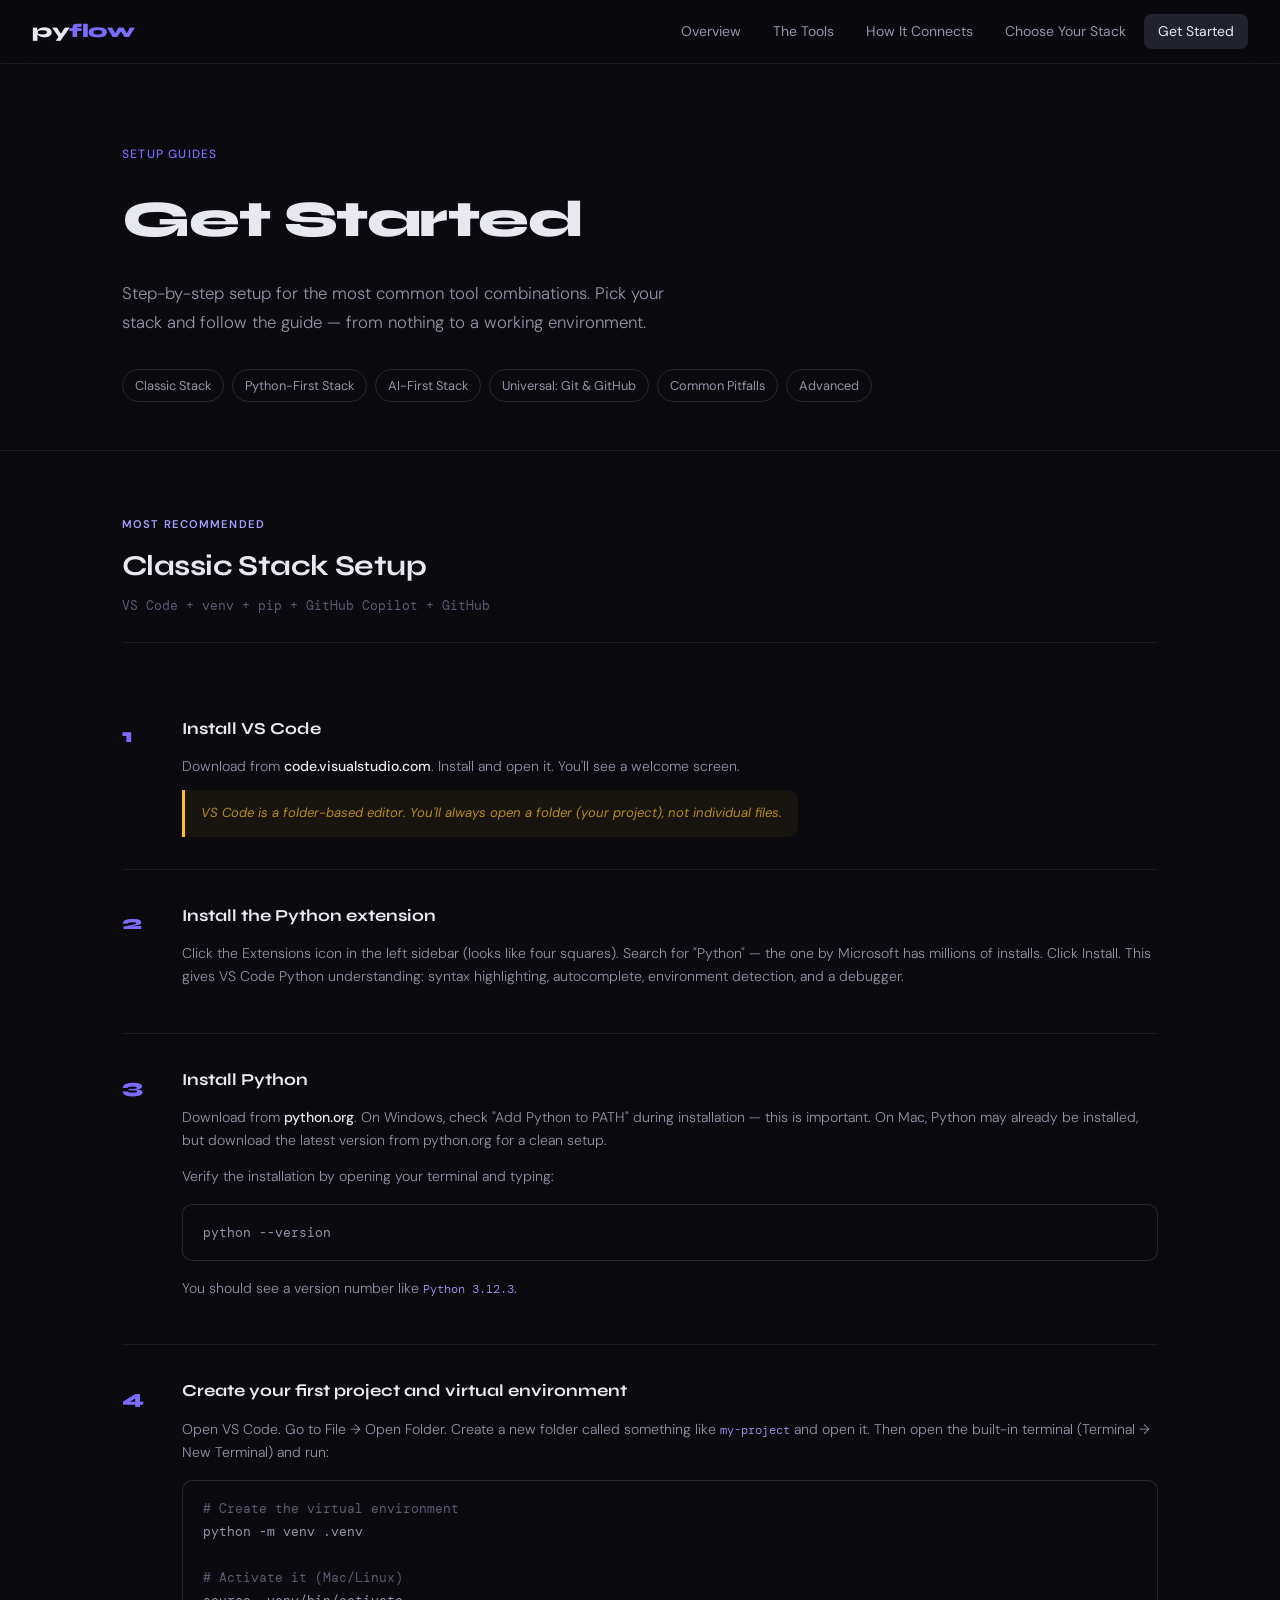
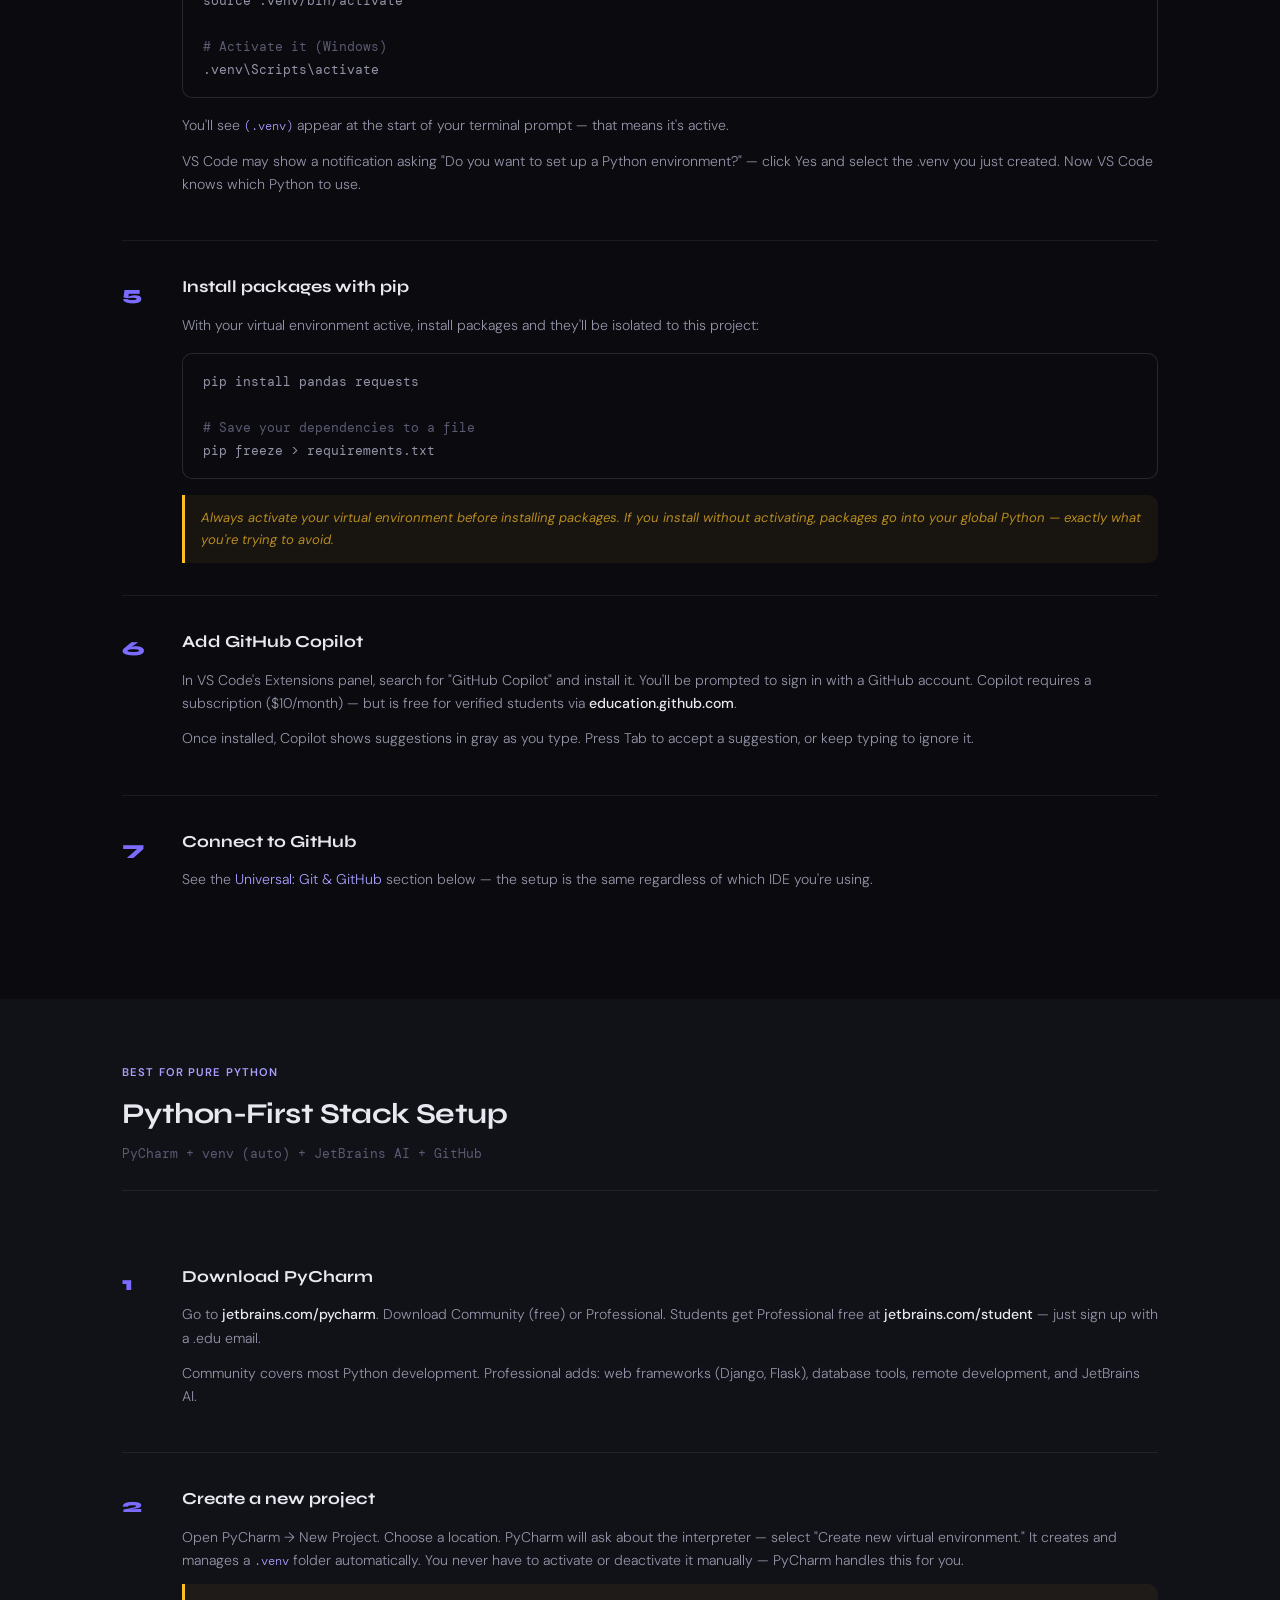
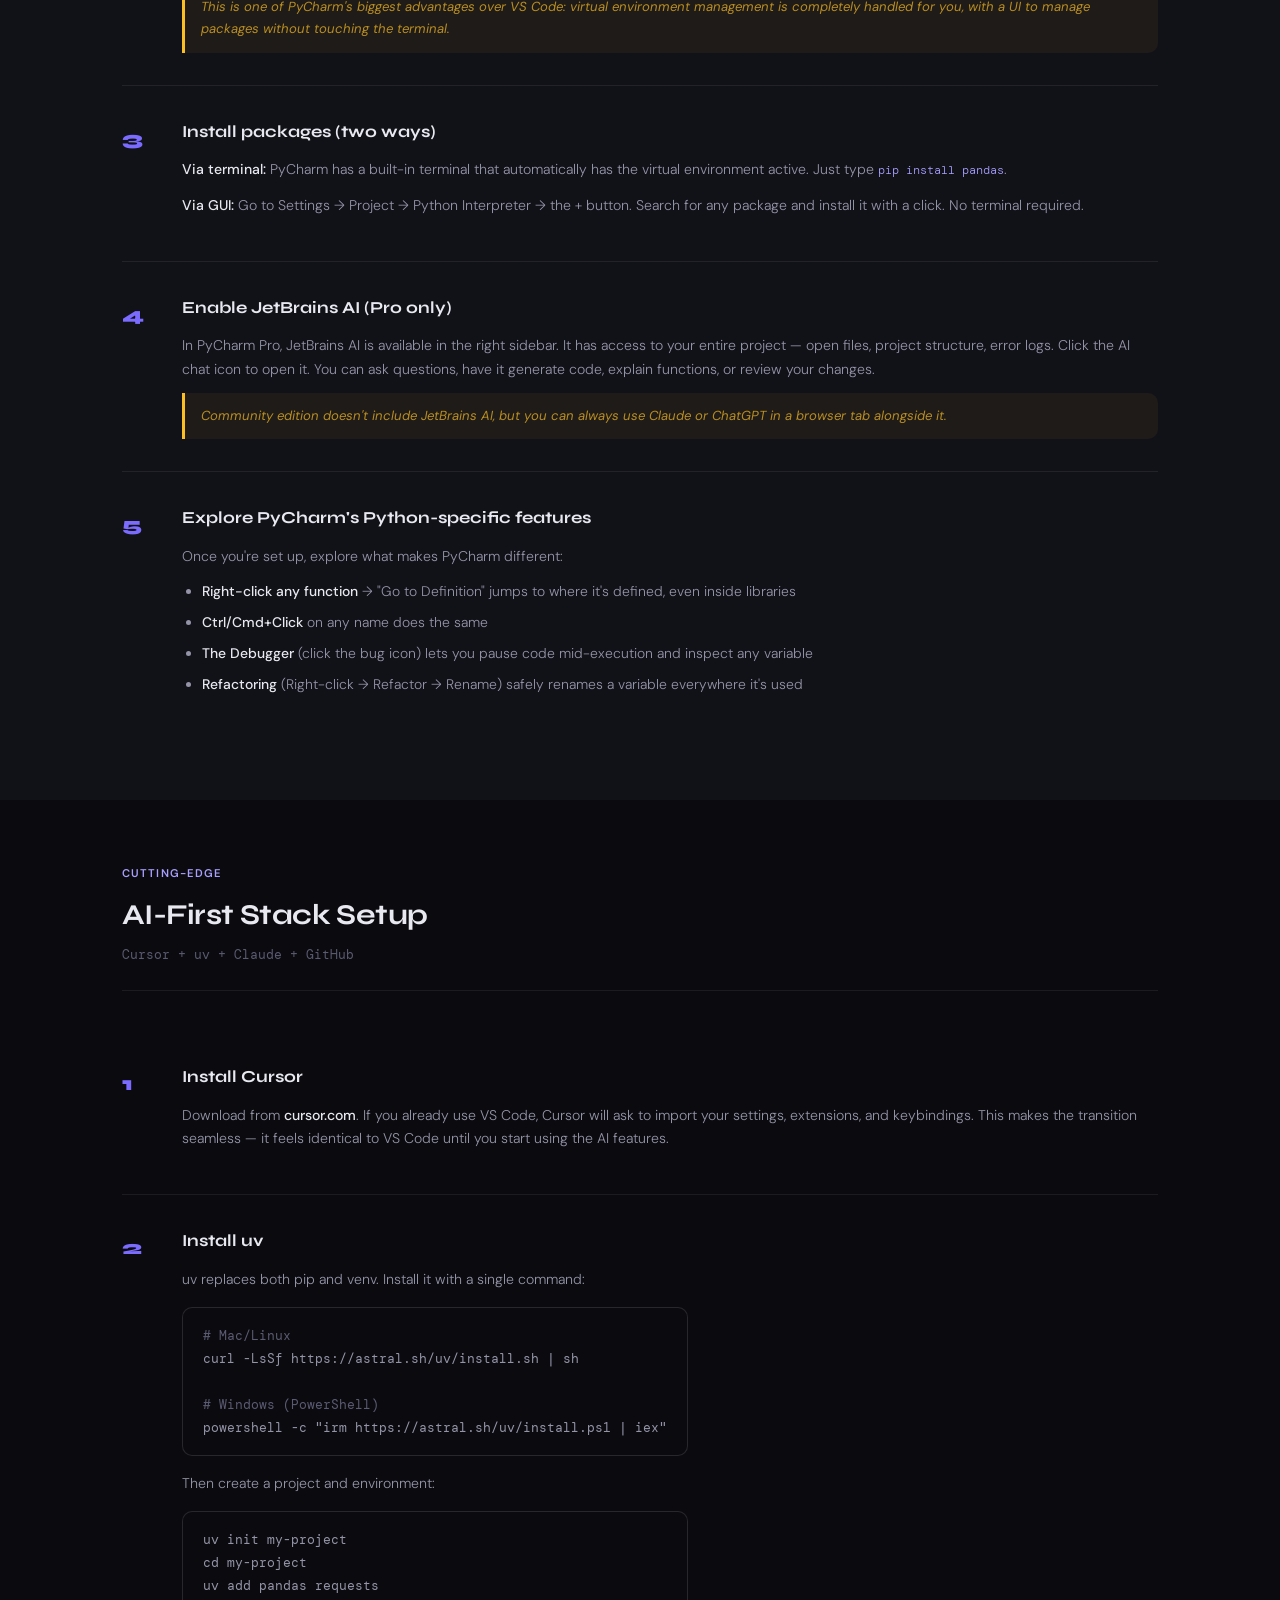
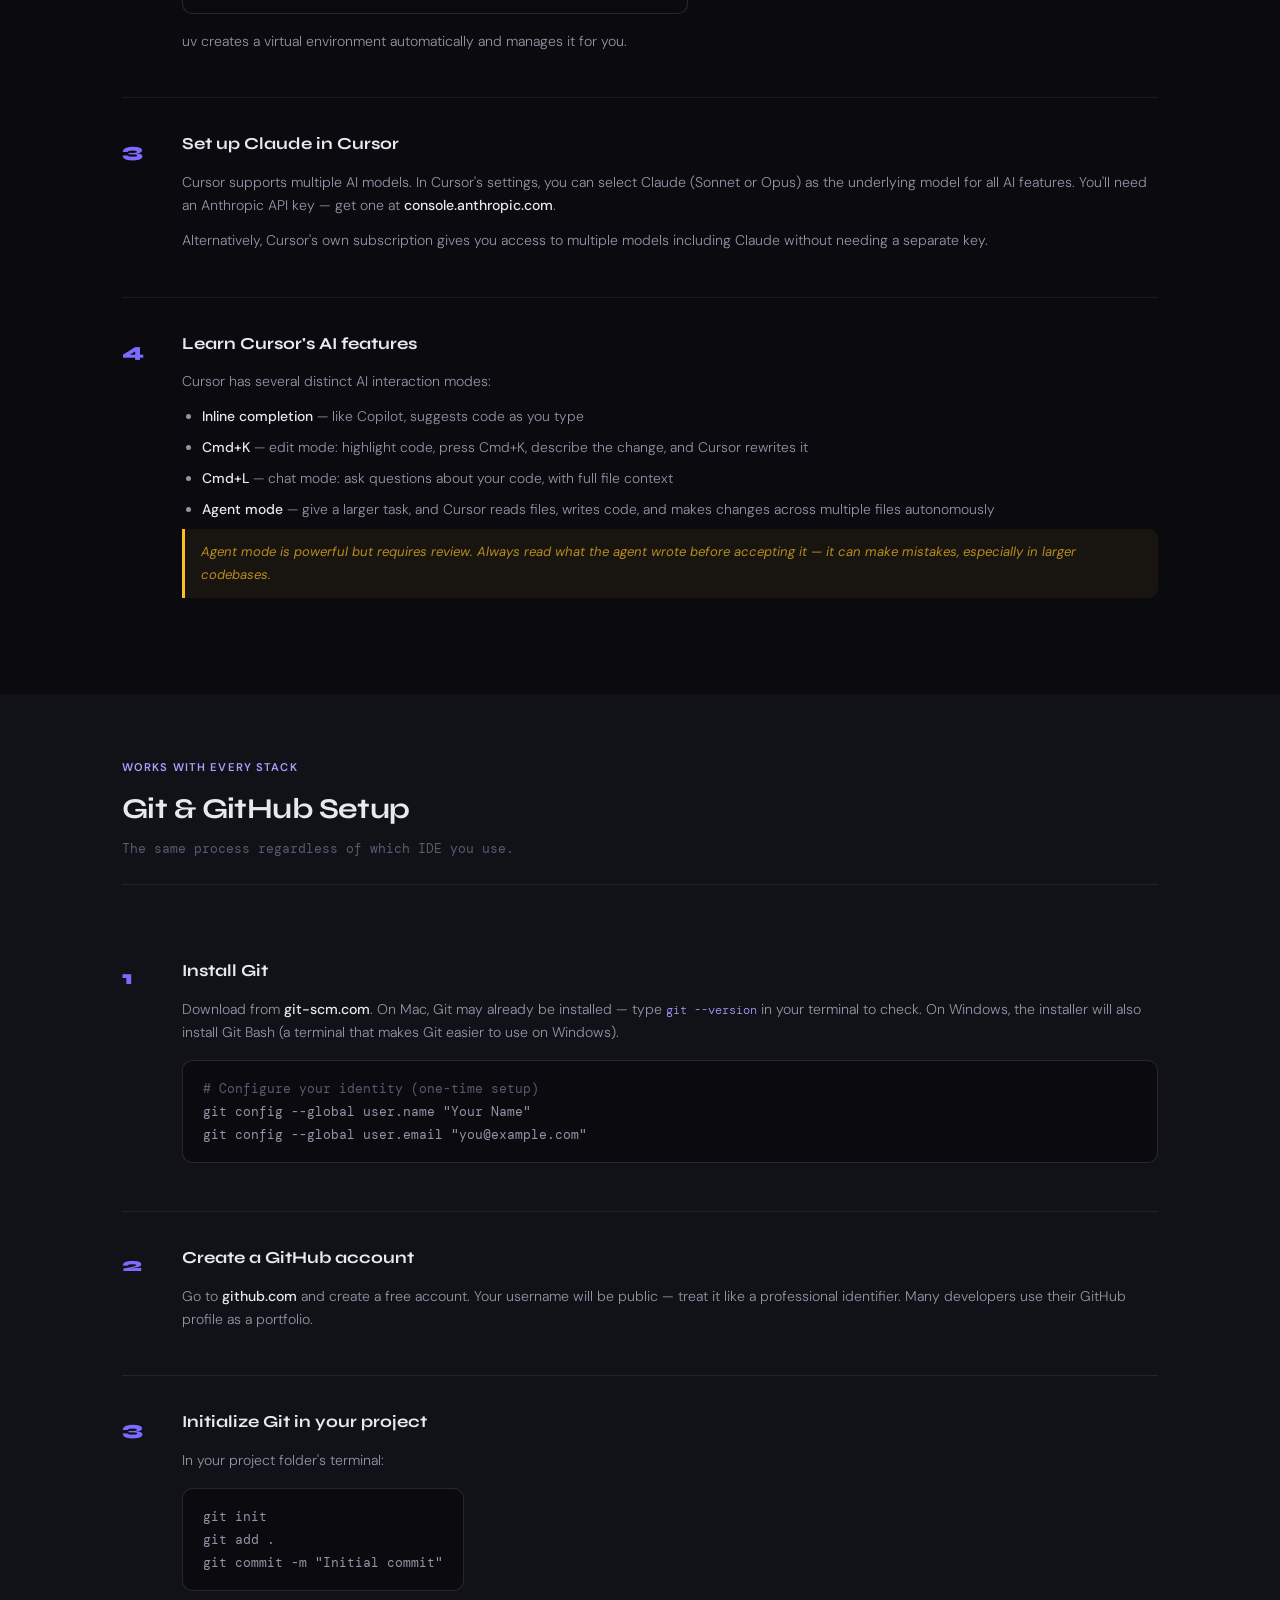
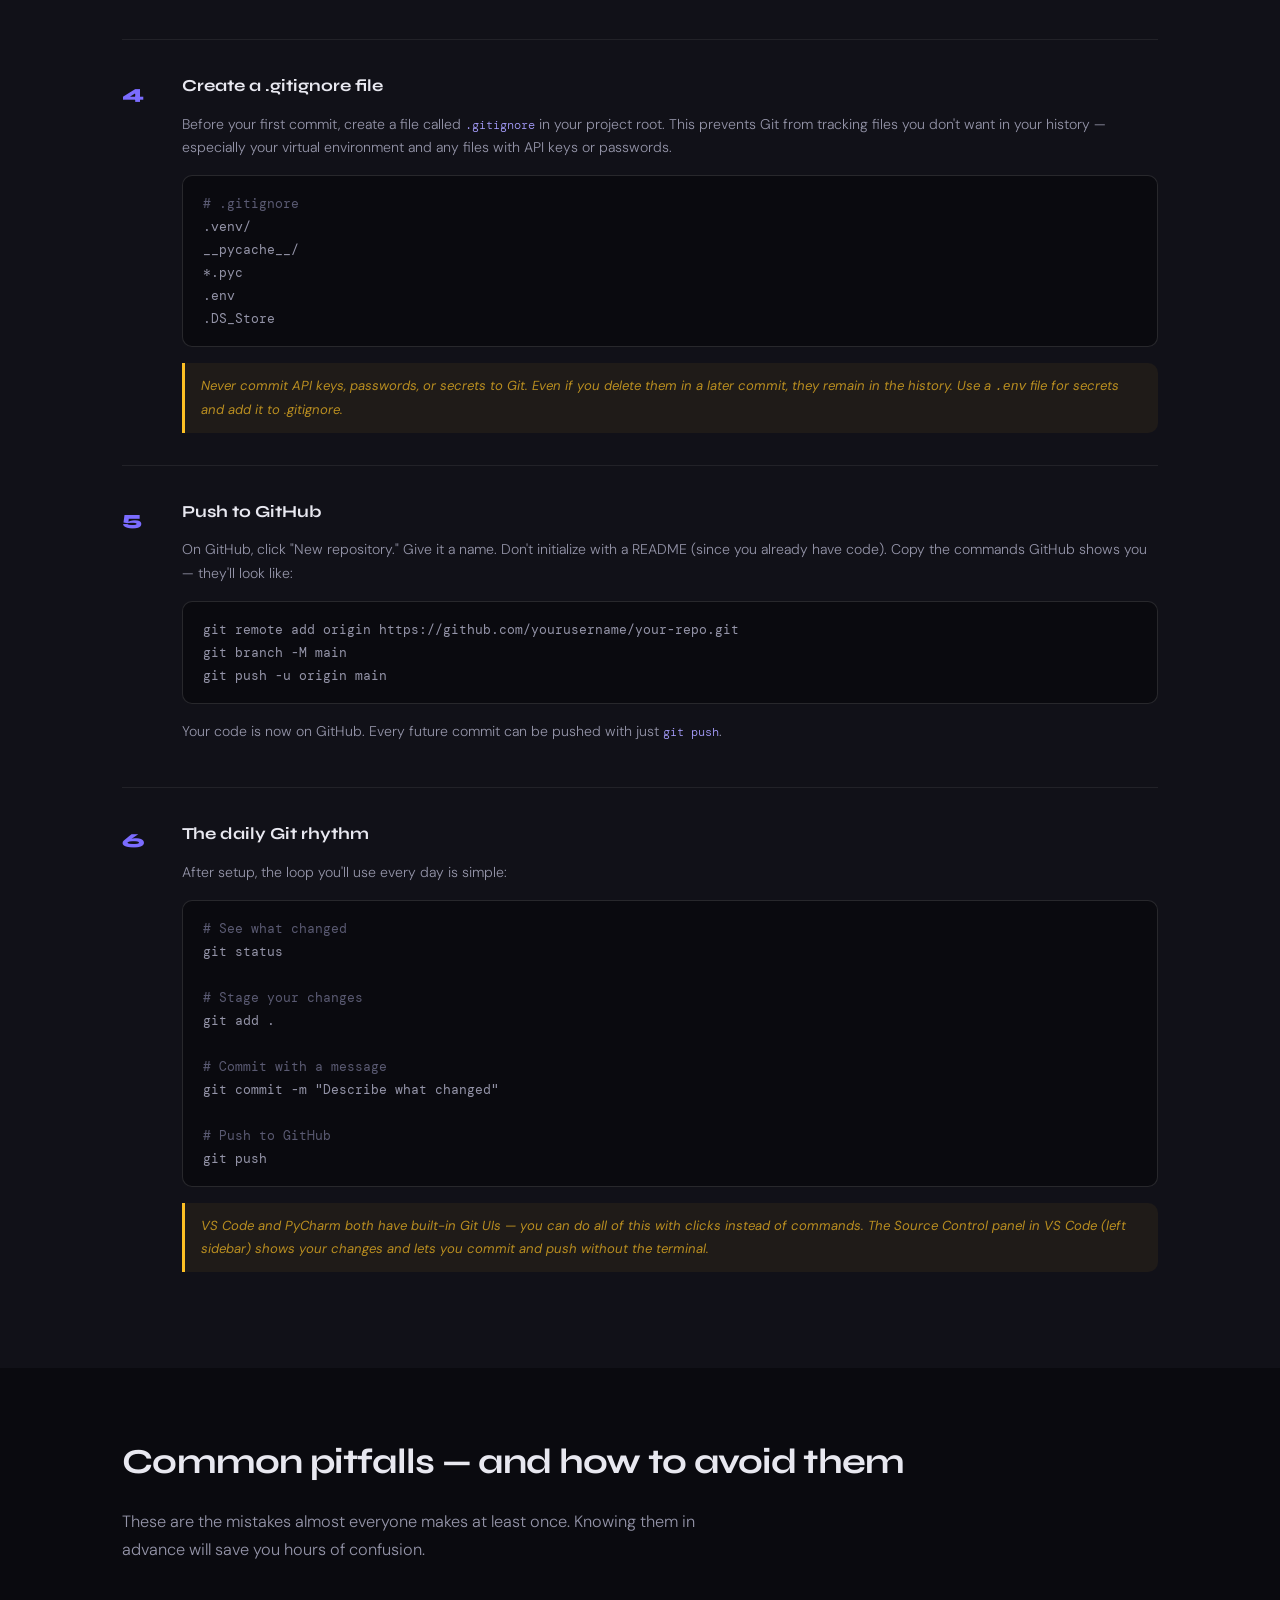
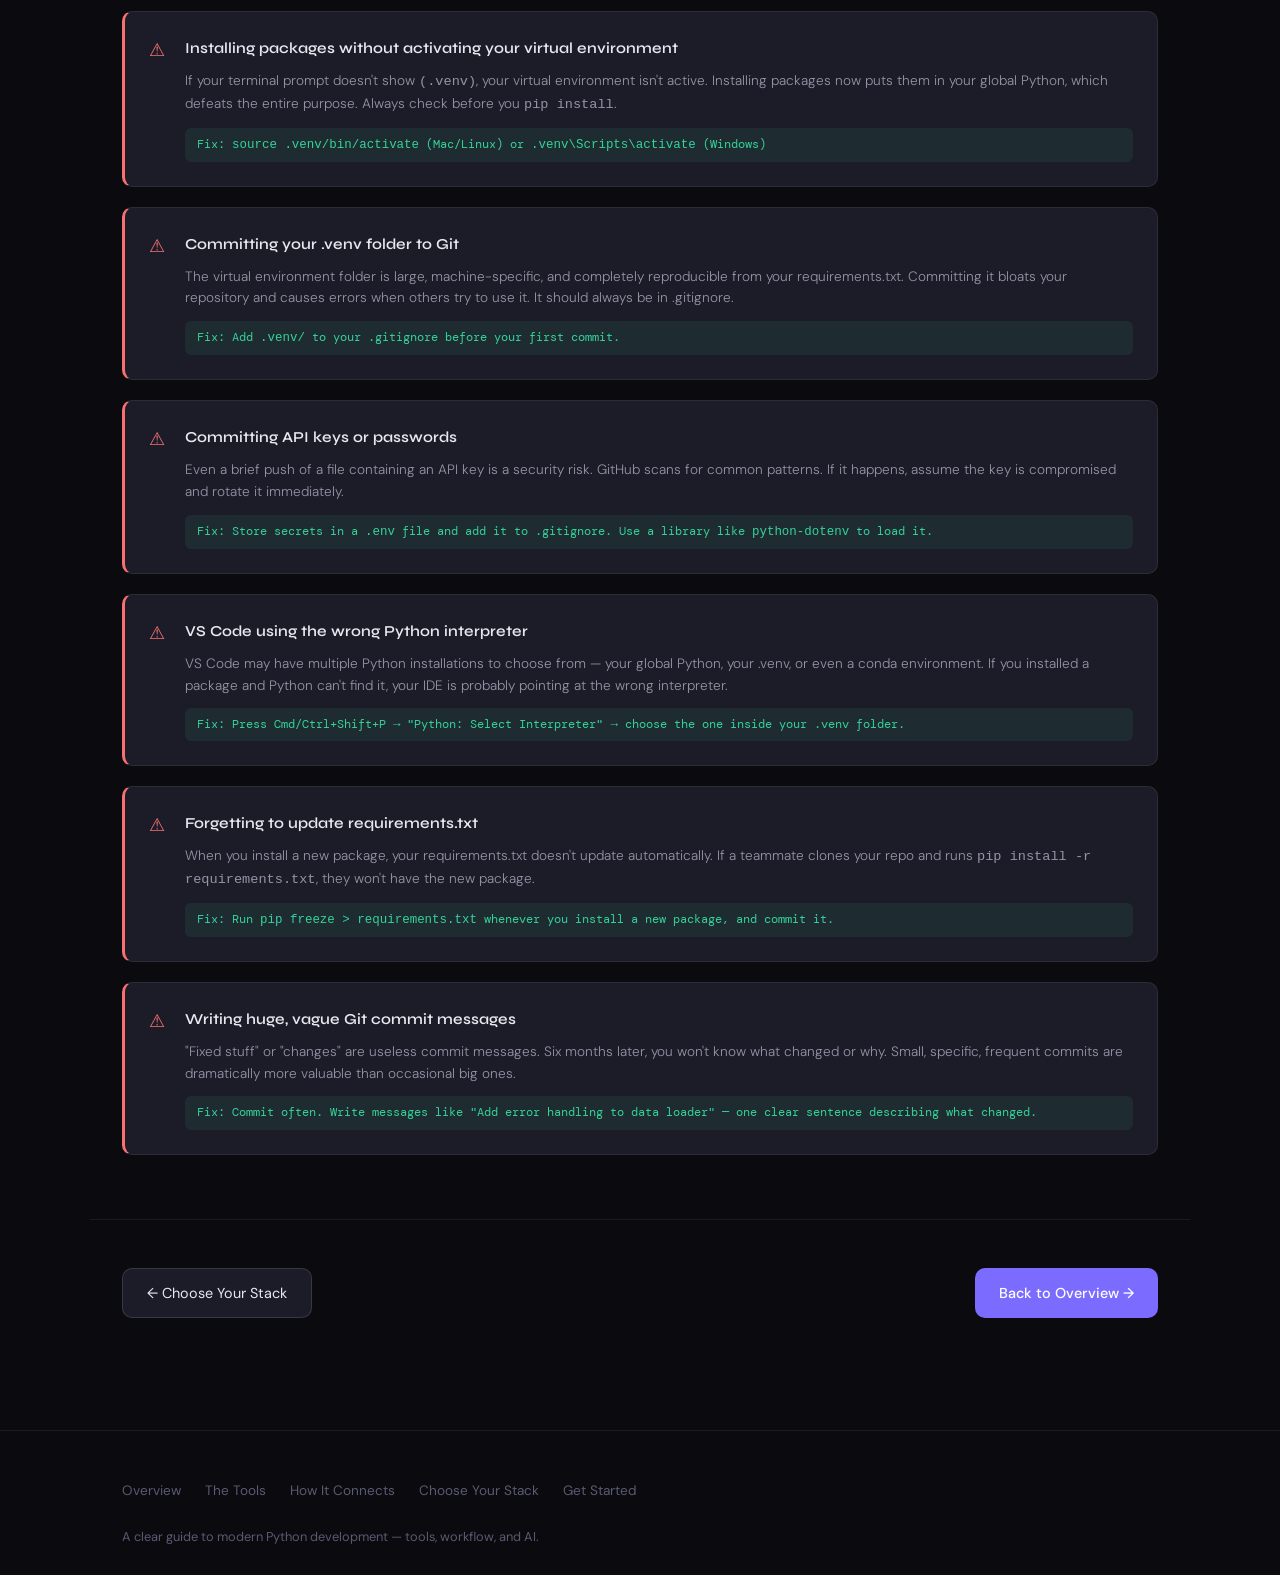
<file: start.html>
<!DOCTYPE html>
<html lang="en">
<head>
<meta charset="UTF-8">
<meta name="viewport" content="width=device-width, initial-scale=1.0">
<title>Get Started — Python & AI Workflow</title>
<link rel="preconnect" href="https://fonts.googleapis.com">
<link href="https://fonts.googleapis.com/css2?family=Syne:wght@400;500;600;700;800&family=DM+Sans:ital,opsz,wght@0,9..40,300;0,9..40,400;0,9..40,500;1,9..40,300&family=DM+Mono:wght@400;500&display=swap" rel="stylesheet">
<link rel="stylesheet" href="style.css">
</head>
<body>

<nav class="nav">
  <a href="index.html" class="nav-logo">py<span>flow</span></a>
  <div class="nav-links">
    <a href="index.html">Overview</a>
    <a href="tools.html">The Tools</a>
    <a href="workflow.html">How It Connects</a>
    <a href="stacks.html">Choose Your Stack</a>
    <a href="start.html" class="active">Get Started</a>
  </div>
  <button class="nav-mobile-toggle" onclick="toggleMobileNav()">☰</button>
</nav>
<div class="mobile-nav" id="mobileNav">
  <a href="index.html">Overview</a>
  <a href="tools.html">The Tools</a>
  <a href="workflow.html">How It Connects</a>
  <a href="stacks.html">Choose Your Stack</a>
  <a href="start.html">Get Started</a>
</div>

<main>

<div class="page-hero">
  <div class="container">
    <div class="page-eyebrow">Setup guides</div>
    <h1 class="page-title">Get Started</h1>
    <p class="page-sub">Step-by-step setup for the most common tool combinations. Pick your stack and follow the guide — from nothing to a working environment.</p>
    <div class="toc">
      <a href="#classic">Classic Stack</a>
      <a href="#python-first">Python-First Stack</a>
      <a href="#ai-first">AI-First Stack</a>
      <a href="#universal">Universal: Git & GitHub</a>
      <a href="#pitfalls">Common Pitfalls</a>
      <a href="claude-power.html">Advanced</a>
    </div>
  </div>
</div>

<!-- Classic Stack Setup -->
<section class="setup-section" id="classic">
  <div class="container">
    <div class="setup-header">
      <div class="setup-tag">Most recommended</div>
      <h2>Classic Stack Setup</h2>
      <p class="setup-sub">VS Code + venv + pip + GitHub Copilot + GitHub</p>
    </div>

    <div class="setup-steps">

      <div class="setup-step">
        <div class="ss-num">1</div>
        <div class="ss-content">
          <h3>Install VS Code</h3>
          <p>Download from <strong>code.visualstudio.com</strong>. Install and open it. You'll see a welcome screen.</p>
          <div class="ss-note">VS Code is a folder-based editor. You'll always open a folder (your project), not individual files.</div>
        </div>
      </div>

      <div class="setup-step">
        <div class="ss-num">2</div>
        <div class="ss-content">
          <h3>Install the Python extension</h3>
          <p>Click the Extensions icon in the left sidebar (looks like four squares). Search for "Python" — the one by Microsoft has millions of installs. Click Install. This gives VS Code Python understanding: syntax highlighting, autocomplete, environment detection, and a debugger.</p>
        </div>
      </div>

      <div class="setup-step">
        <div class="ss-num">3</div>
        <div class="ss-content">
          <h3>Install Python</h3>
          <p>Download from <strong>python.org</strong>. On Windows, check "Add Python to PATH" during installation — this is important. On Mac, Python may already be installed, but download the latest version from python.org for a clean setup.</p>
          <p>Verify the installation by opening your terminal and typing:</p>
          <div class="code-block">python --version</div>
          <p>You should see a version number like <code>Python 3.12.3</code>.</p>
        </div>
      </div>

      <div class="setup-step">
        <div class="ss-num">4</div>
        <div class="ss-content">
          <h3>Create your first project and virtual environment</h3>
          <p>Open VS Code. Go to File → Open Folder. Create a new folder called something like <code>my-project</code> and open it. Then open the built-in terminal (Terminal → New Terminal) and run:</p>
          <div class="code-block">
            <div class="code-comment"># Create the virtual environment</div>
            python -m venv .venv<br><br>
            <div class="code-comment"># Activate it (Mac/Linux)</div>
            source .venv/bin/activate<br><br>
            <div class="code-comment"># Activate it (Windows)</div>
            .venv\Scripts\activate
          </div>
          <p>You'll see <code>(.venv)</code> appear at the start of your terminal prompt — that means it's active.</p>
          <p>VS Code may show a notification asking "Do you want to set up a Python environment?" — click Yes and select the .venv you just created. Now VS Code knows which Python to use.</p>
        </div>
      </div>

      <div class="setup-step">
        <div class="ss-num">5</div>
        <div class="ss-content">
          <h3>Install packages with pip</h3>
          <p>With your virtual environment active, install packages and they'll be isolated to this project:</p>
          <div class="code-block">
            pip install pandas requests<br><br>
            <div class="code-comment"># Save your dependencies to a file</div>
            pip freeze > requirements.txt
          </div>
          <div class="ss-note">Always activate your virtual environment before installing packages. If you install without activating, packages go into your global Python — exactly what you're trying to avoid.</div>
        </div>
      </div>

      <div class="setup-step">
        <div class="ss-num">6</div>
        <div class="ss-content">
          <h3>Add GitHub Copilot</h3>
          <p>In VS Code's Extensions panel, search for "GitHub Copilot" and install it. You'll be prompted to sign in with a GitHub account. Copilot requires a subscription ($10/month) — but is free for verified students via <strong>education.github.com</strong>.</p>
          <p>Once installed, Copilot shows suggestions in gray as you type. Press Tab to accept a suggestion, or keep typing to ignore it.</p>
        </div>
      </div>

      <div class="setup-step">
        <div class="ss-num">7</div>
        <div class="ss-content">
          <h3>Connect to GitHub</h3>
          <p>See the <a href="#universal">Universal: Git & GitHub</a> section below — the setup is the same regardless of which IDE you're using.</p>
        </div>
      </div>

    </div>
  </div>
</section>

<!-- Python-First Stack -->
<section class="setup-section alt-bg" id="python-first">
  <div class="container">
    <div class="setup-header">
      <div class="setup-tag">Best for pure Python</div>
      <h2>Python-First Stack Setup</h2>
      <p class="setup-sub">PyCharm + venv (auto) + JetBrains AI + GitHub</p>
    </div>

    <div class="setup-steps">

      <div class="setup-step">
        <div class="ss-num">1</div>
        <div class="ss-content">
          <h3>Download PyCharm</h3>
          <p>Go to <strong>jetbrains.com/pycharm</strong>. Download Community (free) or Professional. Students get Professional free at <strong>jetbrains.com/student</strong> — just sign up with a .edu email.</p>
          <p>Community covers most Python development. Professional adds: web frameworks (Django, Flask), database tools, remote development, and JetBrains AI.</p>
        </div>
      </div>

      <div class="setup-step">
        <div class="ss-num">2</div>
        <div class="ss-content">
          <h3>Create a new project</h3>
          <p>Open PyCharm → New Project. Choose a location. PyCharm will ask about the interpreter — select "Create new virtual environment." It creates and manages a <code>.venv</code> folder automatically. You never have to activate or deactivate it manually — PyCharm handles this for you.</p>
          <div class="ss-note">This is one of PyCharm's biggest advantages over VS Code: virtual environment management is completely handled for you, with a UI to manage packages without touching the terminal.</div>
        </div>
      </div>

      <div class="setup-step">
        <div class="ss-num">3</div>
        <div class="ss-content">
          <h3>Install packages (two ways)</h3>
          <p><strong>Via terminal:</strong> PyCharm has a built-in terminal that automatically has the virtual environment active. Just type <code>pip install pandas</code>.</p>
          <p><strong>Via GUI:</strong> Go to Settings → Project → Python Interpreter → the + button. Search for any package and install it with a click. No terminal required.</p>
        </div>
      </div>

      <div class="setup-step">
        <div class="ss-num">4</div>
        <div class="ss-content">
          <h3>Enable JetBrains AI (Pro only)</h3>
          <p>In PyCharm Pro, JetBrains AI is available in the right sidebar. It has access to your entire project — open files, project structure, error logs. Click the AI chat icon to open it. You can ask questions, have it generate code, explain functions, or review your changes.</p>
          <div class="ss-note">Community edition doesn't include JetBrains AI, but you can always use Claude or ChatGPT in a browser tab alongside it.</div>
        </div>
      </div>

      <div class="setup-step">
        <div class="ss-num">5</div>
        <div class="ss-content">
          <h3>Explore PyCharm's Python-specific features</h3>
          <p>Once you're set up, explore what makes PyCharm different:</p>
          <ul class="feature-list">
            <li><strong>Right-click any function</strong> → "Go to Definition" jumps to where it's defined, even inside libraries</li>
            <li><strong>Ctrl/Cmd+Click</strong> on any name does the same</li>
            <li><strong>The Debugger</strong> (click the bug icon) lets you pause code mid-execution and inspect any variable</li>
            <li><strong>Refactoring</strong> (Right-click → Refactor → Rename) safely renames a variable everywhere it's used</li>
          </ul>
        </div>
      </div>

    </div>
  </div>
</section>

<!-- AI-First Stack -->
<section class="setup-section" id="ai-first">
  <div class="container">
    <div class="setup-header">
      <div class="setup-tag">Cutting-edge</div>
      <h2>AI-First Stack Setup</h2>
      <p class="setup-sub">Cursor + uv + Claude + GitHub</p>
    </div>

    <div class="setup-steps">

      <div class="setup-step">
        <div class="ss-num">1</div>
        <div class="ss-content">
          <h3>Install Cursor</h3>
          <p>Download from <strong>cursor.com</strong>. If you already use VS Code, Cursor will ask to import your settings, extensions, and keybindings. This makes the transition seamless — it feels identical to VS Code until you start using the AI features.</p>
        </div>
      </div>

      <div class="setup-step">
        <div class="ss-num">2</div>
        <div class="ss-content">
          <h3>Install uv</h3>
          <p>uv replaces both pip and venv. Install it with a single command:</p>
          <div class="code-block">
            <div class="code-comment"># Mac/Linux</div>
            curl -LsSf https://astral.sh/uv/install.sh | sh<br><br>
            <div class="code-comment"># Windows (PowerShell)</div>
            powershell -c "irm https://astral.sh/uv/install.ps1 | iex"
          </div>
          <p>Then create a project and environment:</p>
          <div class="code-block">
            uv init my-project<br>
            cd my-project<br>
            uv add pandas requests
          </div>
          <p>uv creates a virtual environment automatically and manages it for you.</p>
        </div>
      </div>

      <div class="setup-step">
        <div class="ss-num">3</div>
        <div class="ss-content">
          <h3>Set up Claude in Cursor</h3>
          <p>Cursor supports multiple AI models. In Cursor's settings, you can select Claude (Sonnet or Opus) as the underlying model for all AI features. You'll need an Anthropic API key — get one at <strong>console.anthropic.com</strong>.</p>
          <p>Alternatively, Cursor's own subscription gives you access to multiple models including Claude without needing a separate key.</p>
        </div>
      </div>

      <div class="setup-step">
        <div class="ss-num">4</div>
        <div class="ss-content">
          <h3>Learn Cursor's AI features</h3>
          <p>Cursor has several distinct AI interaction modes:</p>
          <ul class="feature-list">
            <li><strong>Inline completion</strong> — like Copilot, suggests code as you type</li>
            <li><strong>Cmd+K</strong> — edit mode: highlight code, press Cmd+K, describe the change, and Cursor rewrites it</li>
            <li><strong>Cmd+L</strong> — chat mode: ask questions about your code, with full file context</li>
            <li><strong>Agent mode</strong> — give a larger task, and Cursor reads files, writes code, and makes changes across multiple files autonomously</li>
          </ul>
          <div class="ss-note">Agent mode is powerful but requires review. Always read what the agent wrote before accepting it — it can make mistakes, especially in larger codebases.</div>
        </div>
      </div>

    </div>
  </div>
</section>

<!-- Universal: Git & GitHub -->
<section class="setup-section alt-bg" id="universal">
  <div class="container">
    <div class="setup-header">
      <div class="setup-tag">Works with every stack</div>
      <h2>Git & GitHub Setup</h2>
      <p class="setup-sub">The same process regardless of which IDE you use.</p>
    </div>

    <div class="setup-steps">

      <div class="setup-step">
        <div class="ss-num">1</div>
        <div class="ss-content">
          <h3>Install Git</h3>
          <p>Download from <strong>git-scm.com</strong>. On Mac, Git may already be installed — type <code>git --version</code> in your terminal to check. On Windows, the installer will also install Git Bash (a terminal that makes Git easier to use on Windows).</p>
          <div class="code-block">
            <div class="code-comment"># Configure your identity (one-time setup)</div>
            git config --global user.name "Your Name"<br>
            git config --global user.email "you@example.com"
          </div>
        </div>
      </div>

      <div class="setup-step">
        <div class="ss-num">2</div>
        <div class="ss-content">
          <h3>Create a GitHub account</h3>
          <p>Go to <strong>github.com</strong> and create a free account. Your username will be public — treat it like a professional identifier. Many developers use their GitHub profile as a portfolio.</p>
        </div>
      </div>

      <div class="setup-step">
        <div class="ss-num">3</div>
        <div class="ss-content">
          <h3>Initialize Git in your project</h3>
          <p>In your project folder's terminal:</p>
          <div class="code-block">
            git init<br>
            git add .<br>
            git commit -m "Initial commit"
          </div>
        </div>
      </div>

      <div class="setup-step">
        <div class="ss-num">4</div>
        <div class="ss-content">
          <h3>Create a .gitignore file</h3>
          <p>Before your first commit, create a file called <code>.gitignore</code> in your project root. This prevents Git from tracking files you don't want in your history — especially your virtual environment and any files with API keys or passwords.</p>
          <div class="code-block">
            <div class="code-comment"># .gitignore</div>
            .venv/<br>
            __pycache__/<br>
            *.pyc<br>
            .env<br>
            .DS_Store
          </div>
          <div class="ss-note">Never commit API keys, passwords, or secrets to Git. Even if you delete them in a later commit, they remain in the history. Use a <code>.env</code> file for secrets and add it to .gitignore.</div>
        </div>
      </div>

      <div class="setup-step">
        <div class="ss-num">5</div>
        <div class="ss-content">
          <h3>Push to GitHub</h3>
          <p>On GitHub, click "New repository." Give it a name. Don't initialize with a README (since you already have code). Copy the commands GitHub shows you — they'll look like:</p>
          <div class="code-block">
            git remote add origin https://github.com/yourusername/your-repo.git<br>
            git branch -M main<br>
            git push -u origin main
          </div>
          <p>Your code is now on GitHub. Every future commit can be pushed with just <code>git push</code>.</p>
        </div>
      </div>

      <div class="setup-step">
        <div class="ss-num">6</div>
        <div class="ss-content">
          <h3>The daily Git rhythm</h3>
          <p>After setup, the loop you'll use every day is simple:</p>
          <div class="code-block">
            <div class="code-comment"># See what changed</div>
            git status<br><br>
            <div class="code-comment"># Stage your changes</div>
            git add .<br><br>
            <div class="code-comment"># Commit with a message</div>
            git commit -m "Describe what changed"<br><br>
            <div class="code-comment"># Push to GitHub</div>
            git push
          </div>
          <div class="ss-note">VS Code and PyCharm both have built-in Git UIs — you can do all of this with clicks instead of commands. The Source Control panel in VS Code (left sidebar) shows your changes and lets you commit and push without the terminal.</div>
        </div>
      </div>

    </div>
  </div>
</section>

<!-- Common Pitfalls -->
<section class="pitfalls-section" id="pitfalls">
  <div class="container">
    <h2 class="section-title">Common pitfalls — and how to avoid them</h2>
    <p class="section-intro">These are the mistakes almost everyone makes at least once. Knowing them in advance will save you hours of confusion.</p>

    <div class="pitfalls-list">

      <div class="pitfall-item">
        <div class="pitfall-icon">⚠</div>
        <div class="pitfall-content">
          <h3>Installing packages without activating your virtual environment</h3>
          <p>If your terminal prompt doesn't show <code>(.venv)</code>, your virtual environment isn't active. Installing packages now puts them in your global Python, which defeats the entire purpose. Always check before you <code>pip install</code>.</p>
          <div class="pitfall-fix">Fix: <code>source .venv/bin/activate</code> (Mac/Linux) or <code>.venv\Scripts\activate</code> (Windows)</div>
        </div>
      </div>

      <div class="pitfall-item">
        <div class="pitfall-icon">⚠</div>
        <div class="pitfall-content">
          <h3>Committing your .venv folder to Git</h3>
          <p>The virtual environment folder is large, machine-specific, and completely reproducible from your requirements.txt. Committing it bloats your repository and causes errors when others try to use it. It should always be in .gitignore.</p>
          <div class="pitfall-fix">Fix: Add <code>.venv/</code> to your .gitignore before your first commit.</div>
        </div>
      </div>

      <div class="pitfall-item">
        <div class="pitfall-icon">⚠</div>
        <div class="pitfall-content">
          <h3>Committing API keys or passwords</h3>
          <p>Even a brief push of a file containing an API key is a security risk. GitHub scans for common patterns. If it happens, assume the key is compromised and rotate it immediately.</p>
          <div class="pitfall-fix">Fix: Store secrets in a <code>.env</code> file and add it to .gitignore. Use a library like <code>python-dotenv</code> to load it.</div>
        </div>
      </div>

      <div class="pitfall-item">
        <div class="pitfall-icon">⚠</div>
        <div class="pitfall-content">
          <h3>VS Code using the wrong Python interpreter</h3>
          <p>VS Code may have multiple Python installations to choose from — your global Python, your .venv, or even a conda environment. If you installed a package and Python can't find it, your IDE is probably pointing at the wrong interpreter.</p>
          <div class="pitfall-fix">Fix: Press Cmd/Ctrl+Shift+P → "Python: Select Interpreter" → choose the one inside your .venv folder.</div>
        </div>
      </div>

      <div class="pitfall-item">
        <div class="pitfall-icon">⚠</div>
        <div class="pitfall-content">
          <h3>Forgetting to update requirements.txt</h3>
          <p>When you install a new package, your requirements.txt doesn't update automatically. If a teammate clones your repo and runs <code>pip install -r requirements.txt</code>, they won't have the new package.</p>
          <div class="pitfall-fix">Fix: Run <code>pip freeze > requirements.txt</code> whenever you install a new package, and commit it.</div>
        </div>
      </div>

      <div class="pitfall-item">
        <div class="pitfall-icon">⚠</div>
        <div class="pitfall-content">
          <h3>Writing huge, vague Git commit messages</h3>
          <p>"Fixed stuff" or "changes" are useless commit messages. Six months later, you won't know what changed or why. Small, specific, frequent commits are dramatically more valuable than occasional big ones.</p>
          <div class="pitfall-fix">Fix: Commit often. Write messages like "Add error handling to data loader" — one clear sentence describing what changed.</div>
        </div>
      </div>

    </div>
  </div>
</section>

<div class="page-nav">
  <a href="stacks.html" class="btn-ghost">← Choose Your Stack</a>
  <a href="index.html" class="btn-primary">Back to Overview →</a>
</div>

</main>

<footer class="footer">
  <div class="container">
    <div class="footer-nav">
      <a href="index.html">Overview</a>
      <a href="tools.html">The Tools</a>
      <a href="workflow.html">How It Connects</a>
      <a href="stacks.html">Choose Your Stack</a>
      <a href="start.html">Get Started</a>
    </div>
    <p class="footer-note">A clear guide to modern Python development — tools, workflow, and AI.</p>
  </div>
</footer>

<script src="main.js"></script>
</body>
</html>
</file>
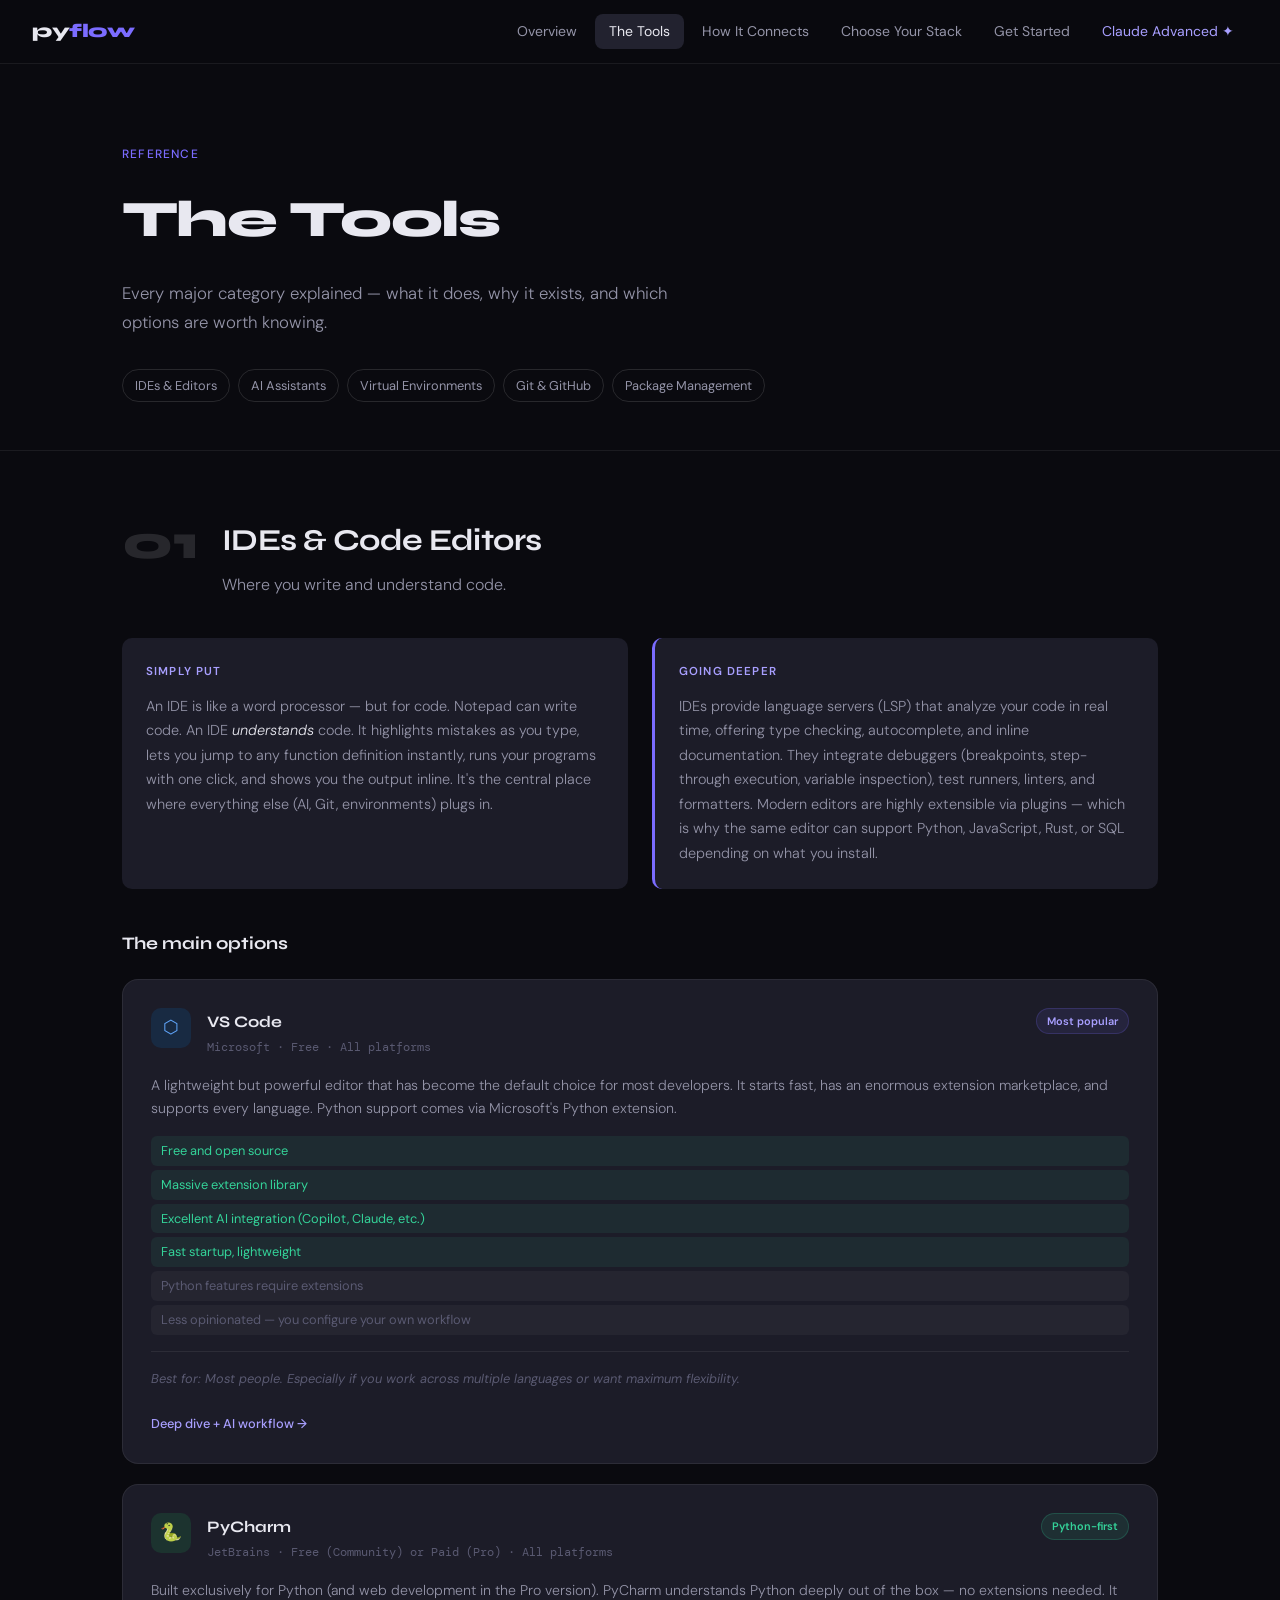
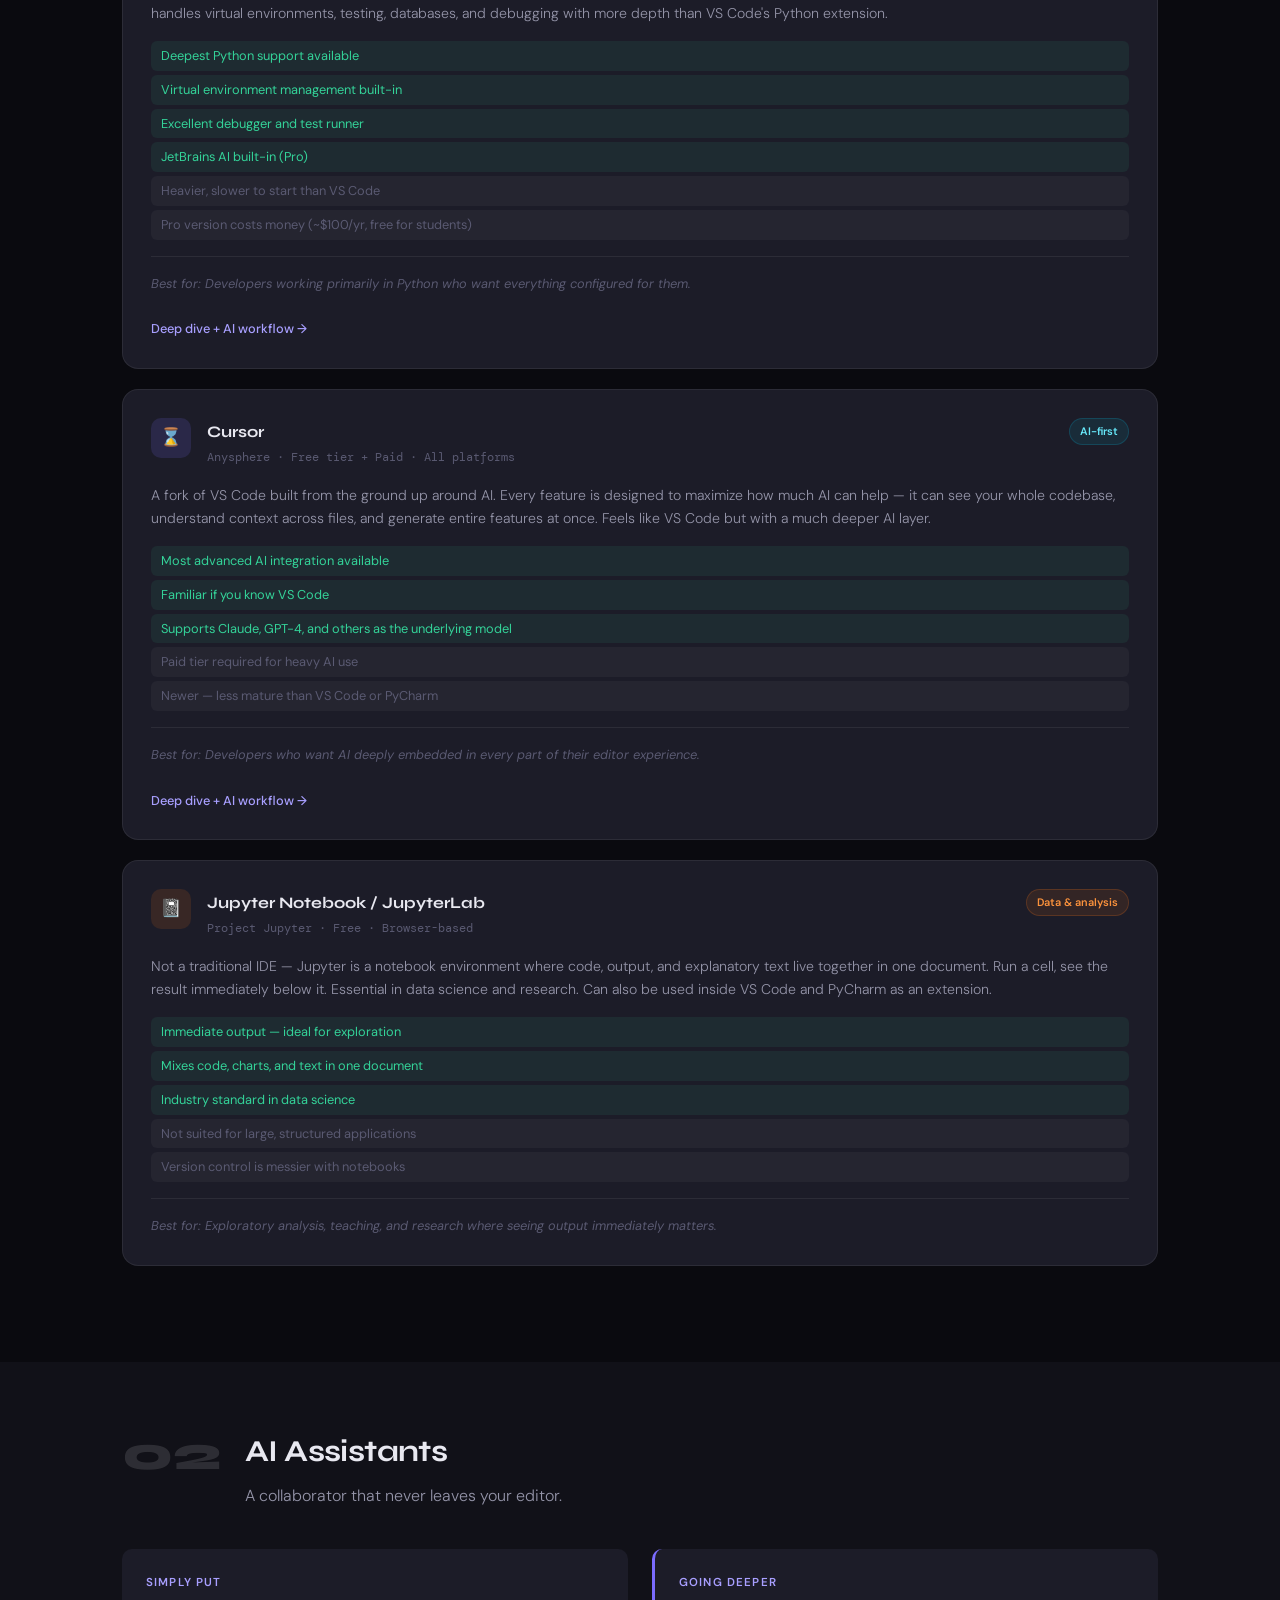
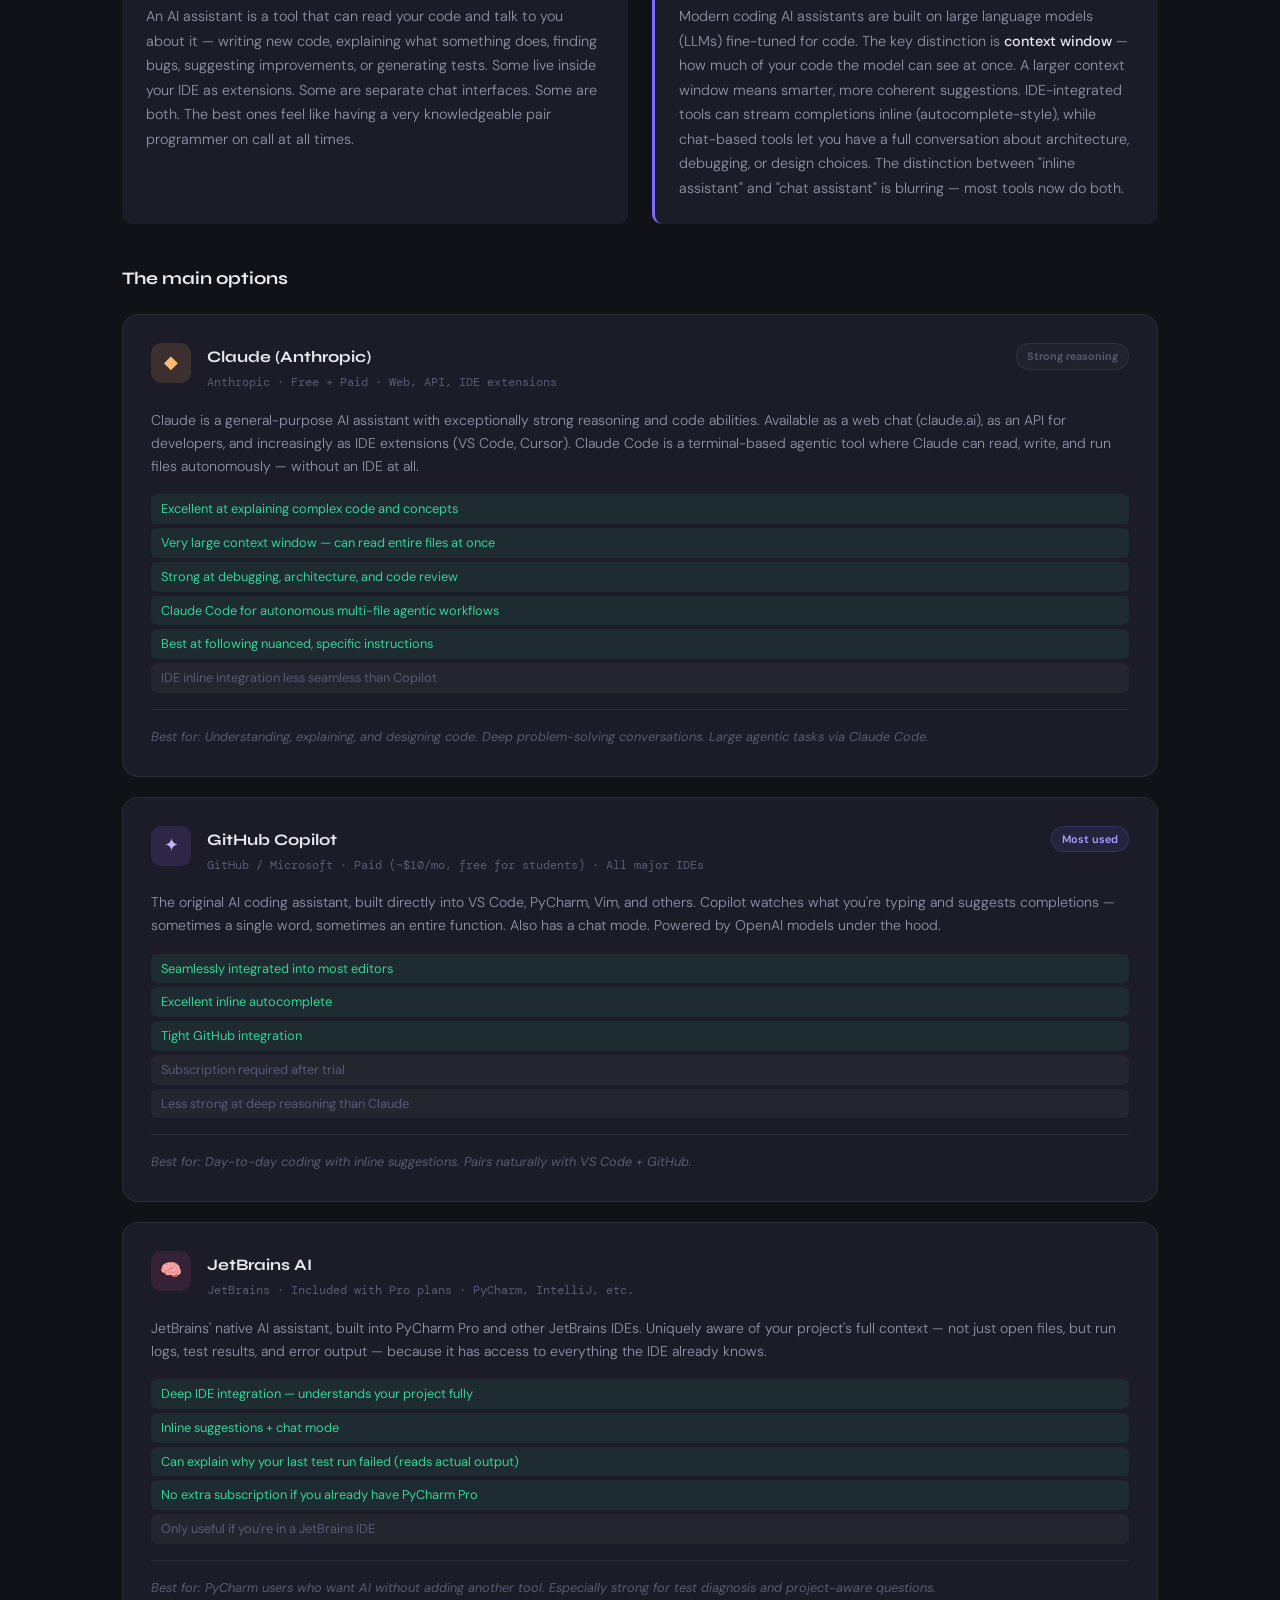
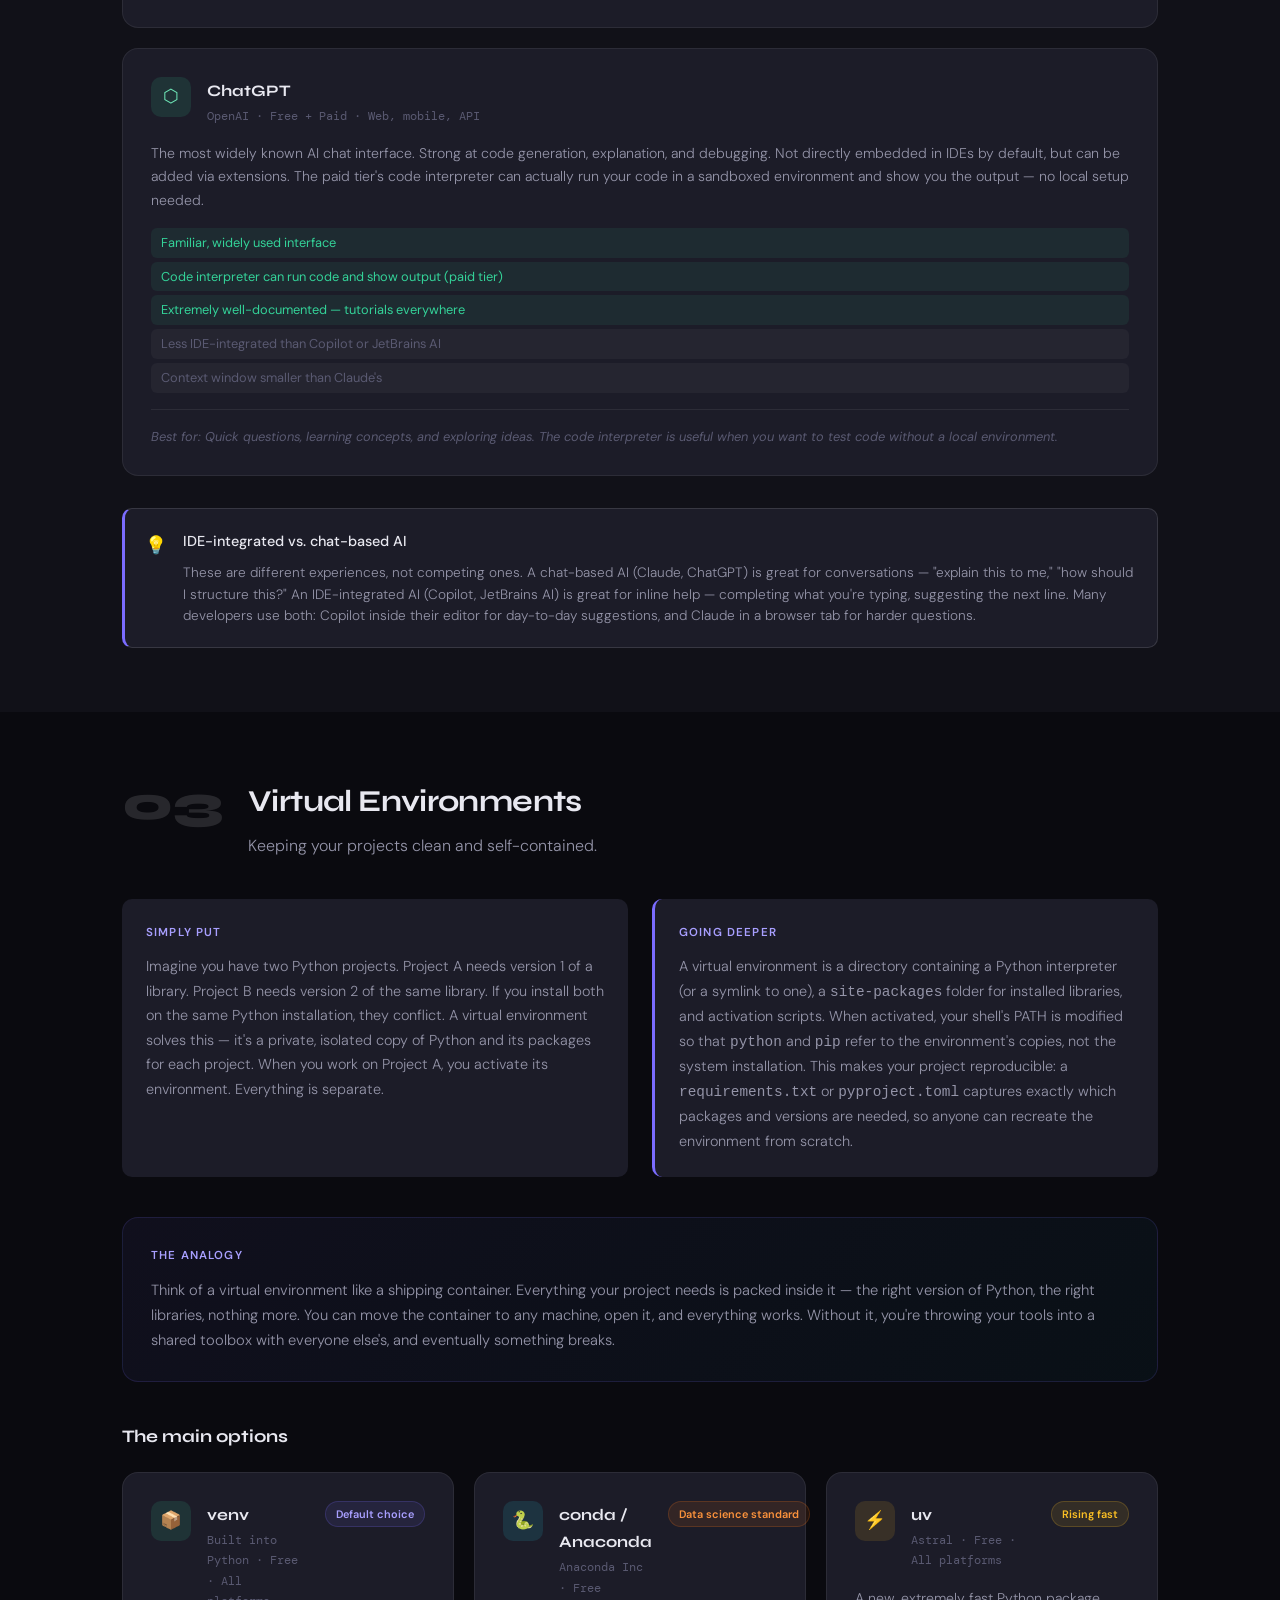
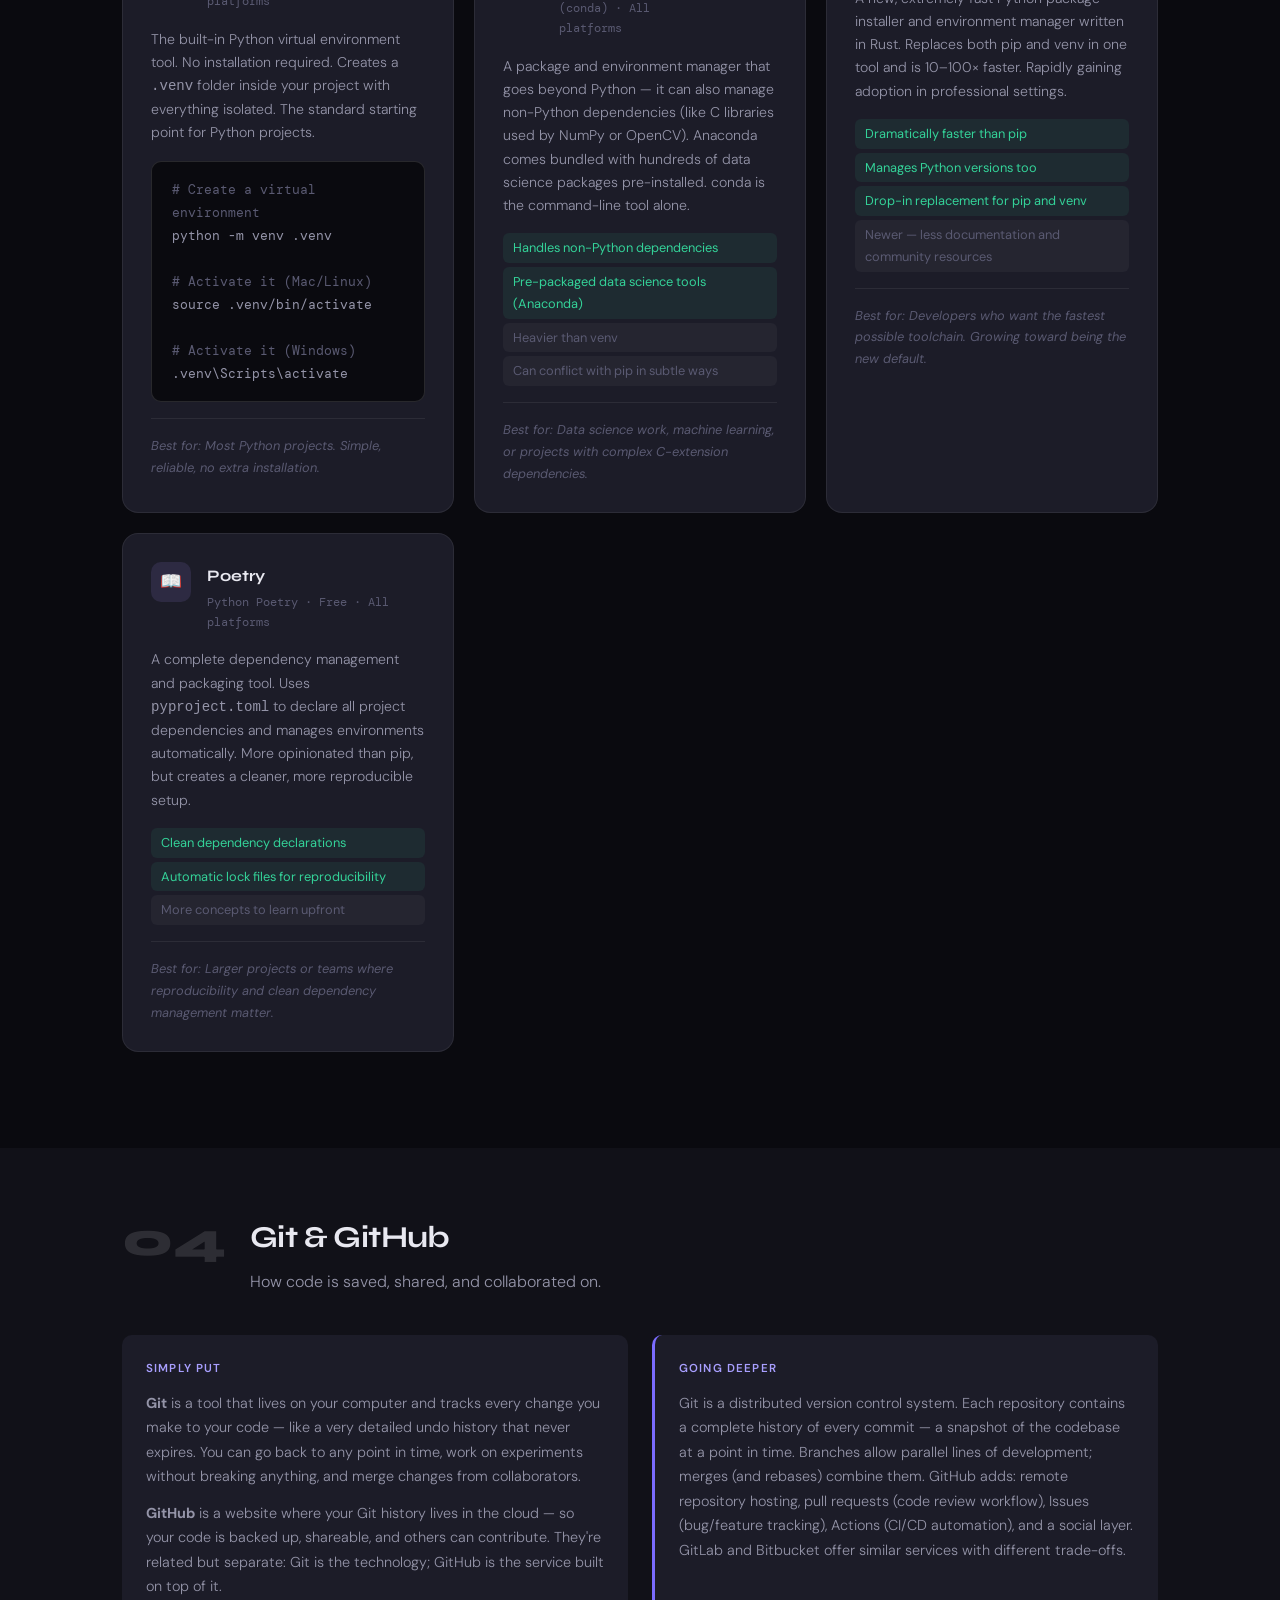
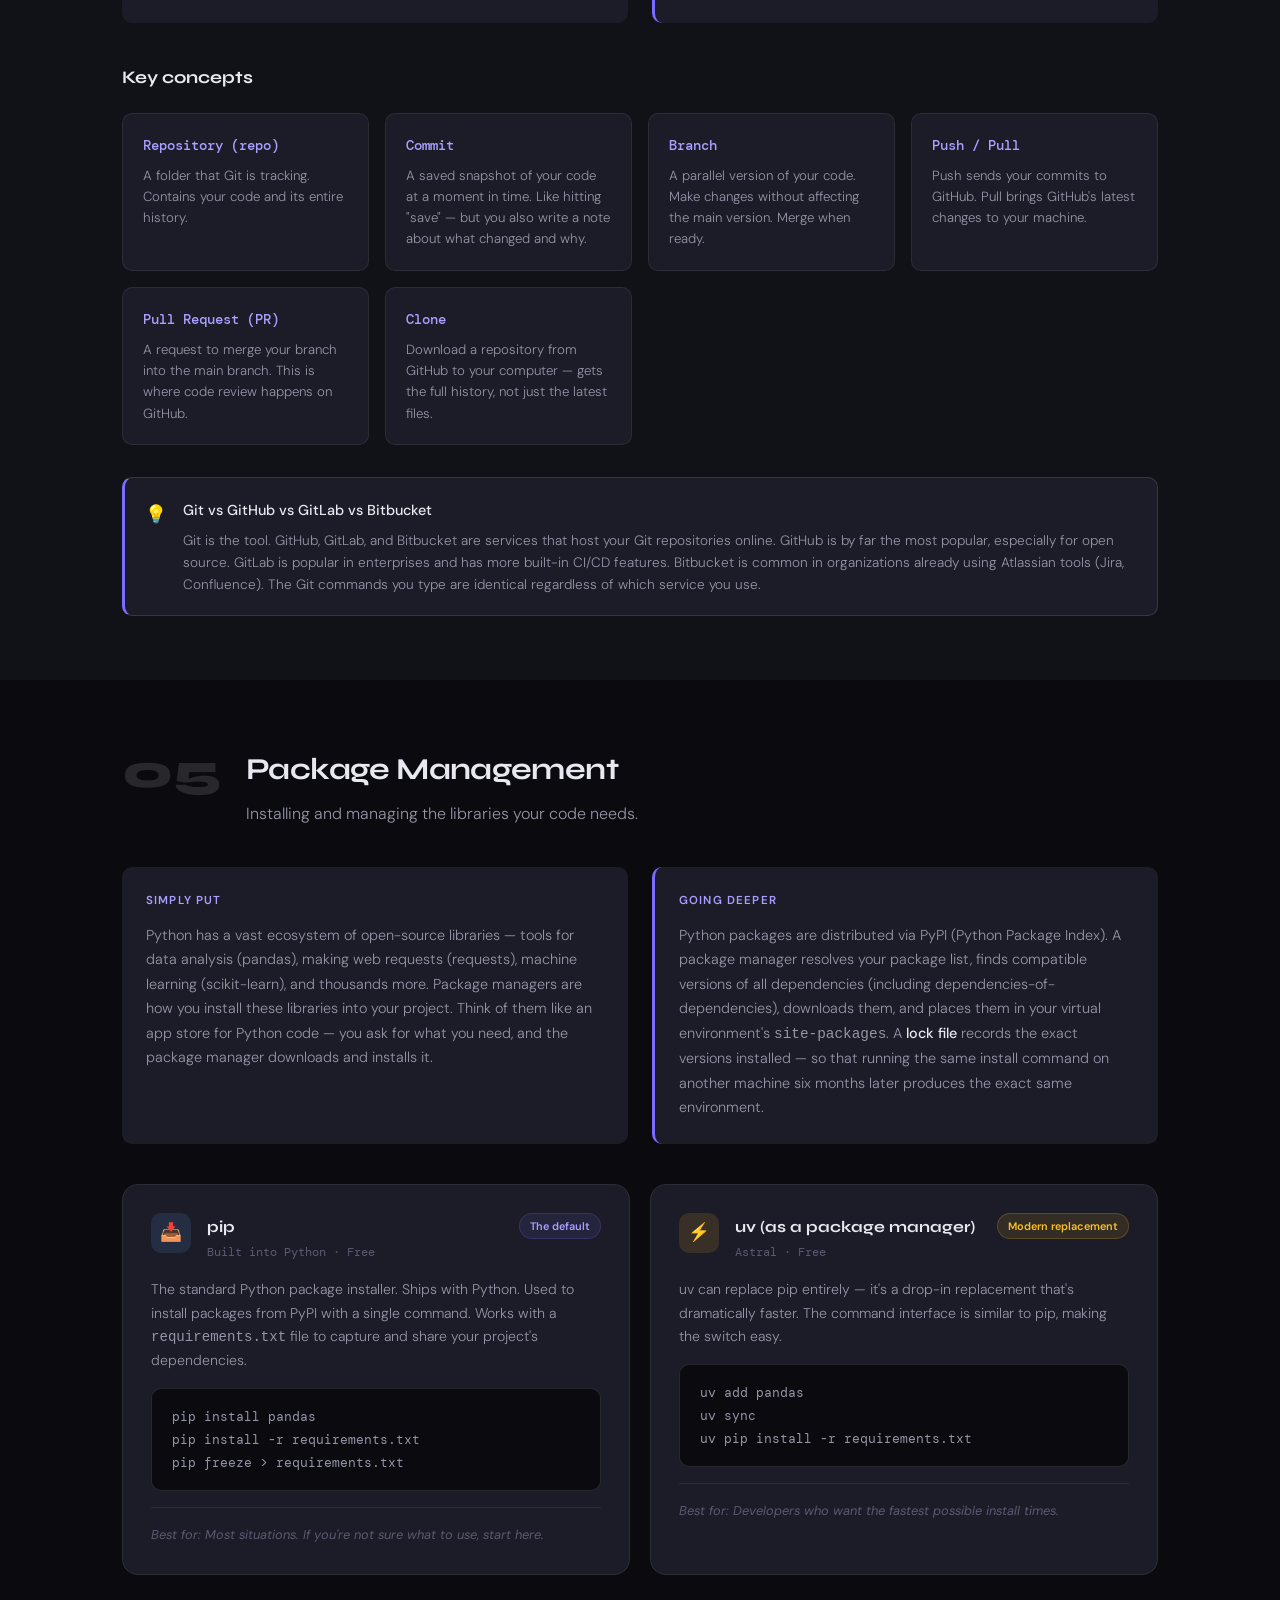
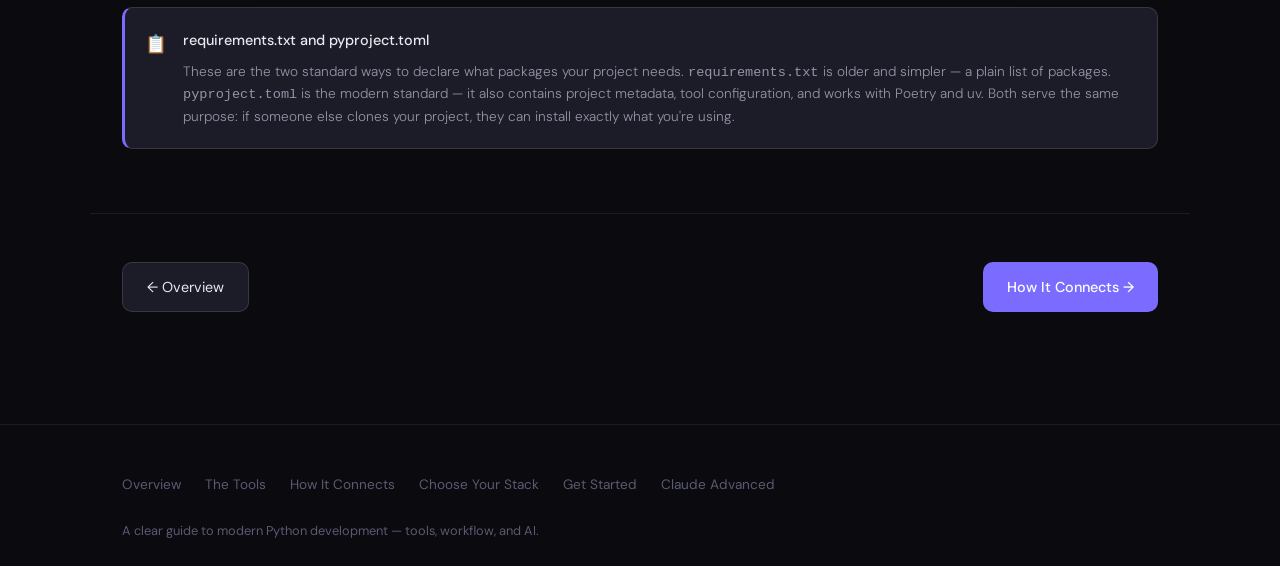
<file: tools.html>
<!DOCTYPE html>
<html lang="en">
<head>
<meta charset="UTF-8">
<meta name="viewport" content="width=device-width, initial-scale=1.0">
<title>The Tools — Python & AI Workflow</title>
<link rel="preconnect" href="https://fonts.googleapis.com">
<link href="https://fonts.googleapis.com/css2?family=Syne:wght@400;500;600;700;800&family=DM+Sans:ital,opsz,wght@0,9..40,300;0,9..40,400;0,9..40,500;1,9..40,300&family=DM+Mono:wght@400;500&display=swap" rel="stylesheet">
<link rel="stylesheet" href="style.css">
</head>
<body>

<nav class="nav">
  <a href="index.html" class="nav-logo">py<span>flow</span></a>
  <div class="nav-links">
    <a href="index.html">Overview</a>
    <a href="tools.html" class="active">The Tools</a>
    <a href="workflow.html">How It Connects</a>
    <a href="stacks.html">Choose Your Stack</a>
    <a href="start.html">Get Started</a>
    <a href="claude-power.html" style="color: var(--accent2);">Claude Advanced ✦</a>
  </div>
  <button class="nav-mobile-toggle" onclick="toggleMobileNav()">☰</button>
</nav>
<div class="mobile-nav" id="mobileNav">
  <a href="index.html">Overview</a>
  <a href="tools.html">The Tools</a>
  <a href="workflow.html">How It Connects</a>
  <a href="stacks.html">Choose Your Stack</a>
  <a href="start.html">Get Started</a>
  <a href="claude-power.html">Claude Advanced ✦</a>
</div>

<main>

<div class="page-hero">
  <div class="container">
    <div class="page-eyebrow">Reference</div>
    <h1 class="page-title">The Tools</h1>
    <p class="page-sub">Every major category explained — what it does, why it exists, and which options are worth knowing.</p>
    <div class="toc">
      <a href="#ides">IDEs & Editors</a>
      <a href="#ai">AI Assistants</a>
      <a href="#environments">Virtual Environments</a>
      <a href="#git">Git & GitHub</a>
      <a href="#packages">Package Management</a>
    </div>
  </div>
</div>

<!-- IDEs -->
<section class="tool-section" id="ides">
  <div class="container">
    <div class="ts-header">
      <div class="ts-num">01</div>
      <div>
        <h2>IDEs & Code Editors</h2>
        <p class="ts-tagline">Where you write and understand code.</p>
      </div>
    </div>

    <div class="explainer-block">
      <div class="explainer-simple">
        <div class="explainer-label">Simply put</div>
        <p>An IDE is like a word processor — but for code. Notepad can write code. An IDE <em>understands</em> code. It highlights mistakes as you type, lets you jump to any function definition instantly, runs your programs with one click, and shows you the output inline. It's the central place where everything else (AI, Git, environments) plugs in.</p>
      </div>
      <div class="explainer-deep">
        <div class="explainer-label">Going deeper</div>
        <p>IDEs provide language servers (LSP) that analyze your code in real time, offering type checking, autocomplete, and inline documentation. They integrate debuggers (breakpoints, step-through execution, variable inspection), test runners, linters, and formatters. Modern editors are highly extensible via plugins — which is why the same editor can support Python, JavaScript, Rust, or SQL depending on what you install.</p>
      </div>
    </div>

    <h3 class="sub-section-title">The main options</h3>
    <div class="tool-cards">

      <a href="ide-vscode.html" class="tool-card tool-card-link">
        <div class="tool-card-header">
          <div class="tool-icon vscode-icon">⬡</div>
          <div>
            <h4>VS Code</h4>
            <div class="tool-by">Microsoft · Free · All platforms</div>
          </div>
          <div class="tool-badge popular">Most popular</div>
        </div>
        <p>A lightweight but powerful editor that has become the default choice for most developers. It starts fast, has an enormous extension marketplace, and supports every language. Python support comes via Microsoft's Python extension.</p>
        <div class="tool-strengths">
          <div class="strength-item good">Free and open source</div>
          <div class="strength-item good">Massive extension library</div>
          <div class="strength-item good">Excellent AI integration (Copilot, Claude, etc.)</div>
          <div class="strength-item good">Fast startup, lightweight</div>
          <div class="strength-item neutral">Python features require extensions</div>
          <div class="strength-item neutral">Less opinionated — you configure your own workflow</div>
        </div>
        <div class="tool-best-for">Best for: Most people. Especially if you work across multiple languages or want maximum flexibility.</div>
        <div class="tool-card-cta">Deep dive + AI workflow →</div>
      </a>

      <a href="ide-pycharm.html" class="tool-card tool-card-link">
        <div class="tool-card-header">
          <div class="tool-icon pycharm-icon">🐍</div>
          <div>
            <h4>PyCharm</h4>
            <div class="tool-by">JetBrains · Free (Community) or Paid (Pro) · All platforms</div>
          </div>
          <div class="tool-badge python">Python-first</div>
        </div>
        <p>Built exclusively for Python (and web development in the Pro version). PyCharm understands Python deeply out of the box — no extensions needed. It handles virtual environments, testing, databases, and debugging with more depth than VS Code's Python extension.</p>
        <div class="tool-strengths">
          <div class="strength-item good">Deepest Python support available</div>
          <div class="strength-item good">Virtual environment management built-in</div>
          <div class="strength-item good">Excellent debugger and test runner</div>
          <div class="strength-item good">JetBrains AI built-in (Pro)</div>
          <div class="strength-item neutral">Heavier, slower to start than VS Code</div>
          <div class="strength-item neutral">Pro version costs money (~$100/yr, free for students)</div>
        </div>
        <div class="tool-best-for">Best for: Developers working primarily in Python who want everything configured for them.</div>
        <div class="tool-card-cta">Deep dive + AI workflow →</div>
      </a>

      <a href="ide-cursor.html" class="tool-card tool-card-link">
        <div class="tool-card-header">
          <div class="tool-icon cursor-icon">⌛</div>
          <div>
            <h4>Cursor</h4>
            <div class="tool-by">Anysphere · Free tier + Paid · All platforms</div>
          </div>
          <div class="tool-badge ai-first">AI-first</div>
        </div>
        <p>A fork of VS Code built from the ground up around AI. Every feature is designed to maximize how much AI can help — it can see your whole codebase, understand context across files, and generate entire features at once. Feels like VS Code but with a much deeper AI layer.</p>
        <div class="tool-strengths">
          <div class="strength-item good">Most advanced AI integration available</div>
          <div class="strength-item good">Familiar if you know VS Code</div>
          <div class="strength-item good">Supports Claude, GPT-4, and others as the underlying model</div>
          <div class="strength-item neutral">Paid tier required for heavy AI use</div>
          <div class="strength-item neutral">Newer — less mature than VS Code or PyCharm</div>
        </div>
        <div class="tool-best-for">Best for: Developers who want AI deeply embedded in every part of their editor experience.</div>
        <div class="tool-card-cta">Deep dive + AI workflow →</div>
      </a>

      <div class="tool-card">
        <div class="tool-card-header">
          <div class="tool-icon jupyter-icon">📓</div>
          <div>
            <h4>Jupyter Notebook / JupyterLab</h4>
            <div class="tool-by">Project Jupyter · Free · Browser-based</div>
          </div>
          <div class="tool-badge data">Data & analysis</div>
        </div>
        <p>Not a traditional IDE — Jupyter is a notebook environment where code, output, and explanatory text live together in one document. Run a cell, see the result immediately below it. Essential in data science and research. Can also be used inside VS Code and PyCharm as an extension.</p>
        <div class="tool-strengths">
          <div class="strength-item good">Immediate output — ideal for exploration</div>
          <div class="strength-item good">Mixes code, charts, and text in one document</div>
          <div class="strength-item good">Industry standard in data science</div>
          <div class="strength-item neutral">Not suited for large, structured applications</div>
          <div class="strength-item neutral">Version control is messier with notebooks</div>
        </div>
        <div class="tool-best-for">Best for: Exploratory analysis, teaching, and research where seeing output immediately matters.</div>
      </div>

    </div>
  </div>
</section>

<!-- AI Assistants -->
<section class="tool-section alt-bg" id="ai">
  <div class="container">
    <div class="ts-header">
      <div class="ts-num">02</div>
      <div>
        <h2>AI Assistants</h2>
        <p class="ts-tagline">A collaborator that never leaves your editor.</p>
      </div>
    </div>

    <div class="explainer-block">
      <div class="explainer-simple">
        <div class="explainer-label">Simply put</div>
        <p>An AI assistant is a tool that can read your code and talk to you about it — writing new code, explaining what something does, finding bugs, suggesting improvements, or generating tests. Some live inside your IDE as extensions. Some are separate chat interfaces. Some are both. The best ones feel like having a very knowledgeable pair programmer on call at all times.</p>
      </div>
      <div class="explainer-deep">
        <div class="explainer-label">Going deeper</div>
        <p>Modern coding AI assistants are built on large language models (LLMs) fine-tuned for code. The key distinction is <strong>context window</strong> — how much of your code the model can see at once. A larger context window means smarter, more coherent suggestions. IDE-integrated tools can stream completions inline (autocomplete-style), while chat-based tools let you have a full conversation about architecture, debugging, or design choices. The distinction between "inline assistant" and "chat assistant" is blurring — most tools now do both.</p>
      </div>
    </div>

    <h3 class="sub-section-title">The main options</h3>
    <div class="tool-cards">

      <div class="tool-card">
        <div class="tool-card-header">
          <div class="tool-icon claude-icon">◆</div>
          <div>
            <h4>Claude (Anthropic)</h4>
            <div class="tool-by">Anthropic · Free + Paid · Web, API, IDE extensions</div>
          </div>
          <div class="tool-badge">Strong reasoning</div>
        </div>
        <p>Claude is a general-purpose AI assistant with exceptionally strong reasoning and code abilities. Available as a web chat (claude.ai), as an API for developers, and increasingly as IDE extensions (VS Code, Cursor). Claude Code is a terminal-based agentic tool where Claude can read, write, and run files autonomously — without an IDE at all.</p>
        <div class="tool-strengths">
          <div class="strength-item good">Excellent at explaining complex code and concepts</div>
          <div class="strength-item good">Very large context window — can read entire files at once</div>
          <div class="strength-item good">Strong at debugging, architecture, and code review</div>
          <div class="strength-item good">Claude Code for autonomous multi-file agentic workflows</div>
          <div class="strength-item good">Best at following nuanced, specific instructions</div>
          <div class="strength-item neutral">IDE inline integration less seamless than Copilot</div>
        </div>
        <div class="tool-best-for">Best for: Understanding, explaining, and designing code. Deep problem-solving conversations. Large agentic tasks via Claude Code.</div>
      </div>

      <div class="tool-card">
        <div class="tool-card-header">
          <div class="tool-icon copilot-icon">✦</div>
          <div>
            <h4>GitHub Copilot</h4>
            <div class="tool-by">GitHub / Microsoft · Paid (~$10/mo, free for students) · All major IDEs</div>
          </div>
          <div class="tool-badge popular">Most used</div>
        </div>
        <p>The original AI coding assistant, built directly into VS Code, PyCharm, Vim, and others. Copilot watches what you're typing and suggests completions — sometimes a single word, sometimes an entire function. Also has a chat mode. Powered by OpenAI models under the hood.</p>
        <div class="tool-strengths">
          <div class="strength-item good">Seamlessly integrated into most editors</div>
          <div class="strength-item good">Excellent inline autocomplete</div>
          <div class="strength-item good">Tight GitHub integration</div>
          <div class="strength-item neutral">Subscription required after trial</div>
          <div class="strength-item neutral">Less strong at deep reasoning than Claude</div>
        </div>
        <div class="tool-best-for">Best for: Day-to-day coding with inline suggestions. Pairs naturally with VS Code + GitHub.</div>
      </div>

      <div class="tool-card">
        <div class="tool-card-header">
          <div class="tool-icon jb-icon">🧠</div>
          <div>
            <h4>JetBrains AI</h4>
            <div class="tool-by">JetBrains · Included with Pro plans · PyCharm, IntelliJ, etc.</div>
          </div>
        </div>
        <p>JetBrains' native AI assistant, built into PyCharm Pro and other JetBrains IDEs. Uniquely aware of your project's full context — not just open files, but run logs, test results, and error output — because it has access to everything the IDE already knows.</p>
        <div class="tool-strengths">
          <div class="strength-item good">Deep IDE integration — understands your project fully</div>
          <div class="strength-item good">Inline suggestions + chat mode</div>
          <div class="strength-item good">Can explain why your last test run failed (reads actual output)</div>
          <div class="strength-item good">No extra subscription if you already have PyCharm Pro</div>
          <div class="strength-item neutral">Only useful if you're in a JetBrains IDE</div>
        </div>
        <div class="tool-best-for">Best for: PyCharm users who want AI without adding another tool. Especially strong for test diagnosis and project-aware questions.</div>
      </div>

      <div class="tool-card">
        <div class="tool-card-header">
          <div class="tool-icon chatgpt-icon">⬡</div>
          <div>
            <h4>ChatGPT</h4>
            <div class="tool-by">OpenAI · Free + Paid · Web, mobile, API</div>
          </div>
        </div>
        <p>The most widely known AI chat interface. Strong at code generation, explanation, and debugging. Not directly embedded in IDEs by default, but can be added via extensions. The paid tier's code interpreter can actually run your code in a sandboxed environment and show you the output — no local setup needed.</p>
        <div class="tool-strengths">
          <div class="strength-item good">Familiar, widely used interface</div>
          <div class="strength-item good">Code interpreter can run code and show output (paid tier)</div>
          <div class="strength-item good">Extremely well-documented — tutorials everywhere</div>
          <div class="strength-item neutral">Less IDE-integrated than Copilot or JetBrains AI</div>
          <div class="strength-item neutral">Context window smaller than Claude's</div>
        </div>
        <div class="tool-best-for">Best for: Quick questions, learning concepts, and exploring ideas. The code interpreter is useful when you want to test code without a local environment.</div>
      </div>

    </div>

    <div class="callout">
      <div class="callout-icon">💡</div>
      <div>
        <strong>IDE-integrated vs. chat-based AI</strong>
        <p>These are different experiences, not competing ones. A chat-based AI (Claude, ChatGPT) is great for conversations — "explain this to me," "how should I structure this?" An IDE-integrated AI (Copilot, JetBrains AI) is great for inline help — completing what you're typing, suggesting the next line. Many developers use both: Copilot inside their editor for day-to-day suggestions, and Claude in a browser tab for harder questions.</p>
      </div>
    </div>
  </div>
</section>

<!-- Virtual Environments -->
<section class="tool-section" id="environments">
  <div class="container">
    <div class="ts-header">
      <div class="ts-num">03</div>
      <div>
        <h2>Virtual Environments</h2>
        <p class="ts-tagline">Keeping your projects clean and self-contained.</p>
      </div>
    </div>

    <div class="explainer-block">
      <div class="explainer-simple">
        <div class="explainer-label">Simply put</div>
        <p>Imagine you have two Python projects. Project A needs version 1 of a library. Project B needs version 2 of the same library. If you install both on the same Python installation, they conflict. A virtual environment solves this — it's a private, isolated copy of Python and its packages for each project. When you work on Project A, you activate its environment. Everything is separate.</p>
      </div>
      <div class="explainer-deep">
        <div class="explainer-label">Going deeper</div>
        <p>A virtual environment is a directory containing a Python interpreter (or a symlink to one), a <code>site-packages</code> folder for installed libraries, and activation scripts. When activated, your shell's PATH is modified so that <code>python</code> and <code>pip</code> refer to the environment's copies, not the system installation. This makes your project reproducible: a <code>requirements.txt</code> or <code>pyproject.toml</code> captures exactly which packages and versions are needed, so anyone can recreate the environment from scratch.</p>
      </div>
    </div>

    <div class="analogy-block">
      <div class="analogy-label">The analogy</div>
      <p>Think of a virtual environment like a shipping container. Everything your project needs is packed inside it — the right version of Python, the right libraries, nothing more. You can move the container to any machine, open it, and everything works. Without it, you're throwing your tools into a shared toolbox with everyone else's, and eventually something breaks.</p>
    </div>

    <h3 class="sub-section-title">The main options</h3>
    <div class="tool-cards two-col">

      <div class="tool-card">
        <div class="tool-card-header">
          <div class="tool-icon venv-icon">📦</div>
          <div>
            <h4>venv</h4>
            <div class="tool-by">Built into Python · Free · All platforms</div>
          </div>
          <div class="tool-badge popular">Default choice</div>
        </div>
        <p>The built-in Python virtual environment tool. No installation required. Creates a <code>.venv</code> folder inside your project with everything isolated. The standard starting point for Python projects.</p>
        <div class="code-block">
          <div class="code-comment"># Create a virtual environment</div>
          python -m venv .venv<br><br>
          <div class="code-comment"># Activate it (Mac/Linux)</div>
          source .venv/bin/activate<br><br>
          <div class="code-comment"># Activate it (Windows)</div>
          .venv\Scripts\activate
        </div>
        <div class="tool-best-for">Best for: Most Python projects. Simple, reliable, no extra installation.</div>
      </div>

      <div class="tool-card">
        <div class="tool-card-header">
          <div class="tool-icon conda-icon">🐍</div>
          <div>
            <h4>conda / Anaconda</h4>
            <div class="tool-by">Anaconda Inc · Free (conda) · All platforms</div>
          </div>
          <div class="tool-badge data">Data science standard</div>
        </div>
        <p>A package and environment manager that goes beyond Python — it can also manage non-Python dependencies (like C libraries used by NumPy or OpenCV). Anaconda comes bundled with hundreds of data science packages pre-installed. conda is the command-line tool alone.</p>
        <div class="tool-strengths">
          <div class="strength-item good">Handles non-Python dependencies</div>
          <div class="strength-item good">Pre-packaged data science tools (Anaconda)</div>
          <div class="strength-item neutral">Heavier than venv</div>
          <div class="strength-item neutral">Can conflict with pip in subtle ways</div>
        </div>
        <div class="tool-best-for">Best for: Data science work, machine learning, or projects with complex C-extension dependencies.</div>
      </div>

      <div class="tool-card">
        <div class="tool-card-header">
          <div class="tool-icon uv-icon">⚡</div>
          <div>
            <h4>uv</h4>
            <div class="tool-by">Astral · Free · All platforms</div>
          </div>
          <div class="tool-badge new">Rising fast</div>
        </div>
        <p>A new, extremely fast Python package installer and environment manager written in Rust. Replaces both pip and venv in one tool and is 10–100× faster. Rapidly gaining adoption in professional settings.</p>
        <div class="tool-strengths">
          <div class="strength-item good">Dramatically faster than pip</div>
          <div class="strength-item good">Manages Python versions too</div>
          <div class="strength-item good">Drop-in replacement for pip and venv</div>
          <div class="strength-item neutral">Newer — less documentation and community resources</div>
        </div>
        <div class="tool-best-for">Best for: Developers who want the fastest possible toolchain. Growing toward being the new default.</div>
      </div>

      <div class="tool-card">
        <div class="tool-card-header">
          <div class="tool-icon poetry-icon">📖</div>
          <div>
            <h4>Poetry</h4>
            <div class="tool-by">Python Poetry · Free · All platforms</div>
          </div>
        </div>
        <p>A complete dependency management and packaging tool. Uses <code>pyproject.toml</code> to declare all project dependencies and manages environments automatically. More opinionated than pip, but creates a cleaner, more reproducible setup.</p>
        <div class="tool-strengths">
          <div class="strength-item good">Clean dependency declarations</div>
          <div class="strength-item good">Automatic lock files for reproducibility</div>
          <div class="strength-item neutral">More concepts to learn upfront</div>
        </div>
        <div class="tool-best-for">Best for: Larger projects or teams where reproducibility and clean dependency management matter.</div>
      </div>

    </div>
  </div>
</section>

<!-- Git & GitHub -->
<section class="tool-section alt-bg" id="git">
  <div class="container">
    <div class="ts-header">
      <div class="ts-num">04</div>
      <div>
        <h2>Git & GitHub</h2>
        <p class="ts-tagline">How code is saved, shared, and collaborated on.</p>
      </div>
    </div>

    <div class="explainer-block">
      <div class="explainer-simple">
        <div class="explainer-label">Simply put</div>
        <p><strong>Git</strong> is a tool that lives on your computer and tracks every change you make to your code — like a very detailed undo history that never expires. You can go back to any point in time, work on experiments without breaking anything, and merge changes from collaborators.</p>
        <p><strong>GitHub</strong> is a website where your Git history lives in the cloud — so your code is backed up, shareable, and others can contribute. They're related but separate: Git is the technology; GitHub is the service built on top of it.</p>
      </div>
      <div class="explainer-deep">
        <div class="explainer-label">Going deeper</div>
        <p>Git is a distributed version control system. Each repository contains a complete history of every commit — a snapshot of the codebase at a point in time. Branches allow parallel lines of development; merges (and rebases) combine them. GitHub adds: remote repository hosting, pull requests (code review workflow), Issues (bug/feature tracking), Actions (CI/CD automation), and a social layer. GitLab and Bitbucket offer similar services with different trade-offs.</p>
      </div>
    </div>

    <div class="git-concepts">
      <h3 class="sub-section-title">Key concepts</h3>
      <div class="concept-grid">
        <div class="concept-card">
          <div class="concept-term">Repository (repo)</div>
          <p>A folder that Git is tracking. Contains your code and its entire history.</p>
        </div>
        <div class="concept-card">
          <div class="concept-term">Commit</div>
          <p>A saved snapshot of your code at a moment in time. Like hitting "save" — but you also write a note about what changed and why.</p>
        </div>
        <div class="concept-card">
          <div class="concept-term">Branch</div>
          <p>A parallel version of your code. Make changes without affecting the main version. Merge when ready.</p>
        </div>
        <div class="concept-card">
          <div class="concept-term">Push / Pull</div>
          <p>Push sends your commits to GitHub. Pull brings GitHub's latest changes to your machine.</p>
        </div>
        <div class="concept-card">
          <div class="concept-term">Pull Request (PR)</div>
          <p>A request to merge your branch into the main branch. This is where code review happens on GitHub.</p>
        </div>
        <div class="concept-card">
          <div class="concept-term">Clone</div>
          <p>Download a repository from GitHub to your computer — gets the full history, not just the latest files.</p>
        </div>
      </div>
    </div>

    <div class="callout">
      <div class="callout-icon">💡</div>
      <div>
        <strong>Git vs GitHub vs GitLab vs Bitbucket</strong>
        <p>Git is the tool. GitHub, GitLab, and Bitbucket are services that host your Git repositories online. GitHub is by far the most popular, especially for open source. GitLab is popular in enterprises and has more built-in CI/CD features. Bitbucket is common in organizations already using Atlassian tools (Jira, Confluence). The Git commands you type are identical regardless of which service you use.</p>
      </div>
    </div>
  </div>
</section>

<!-- Package Management -->
<section class="tool-section" id="packages">
  <div class="container">
    <div class="ts-header">
      <div class="ts-num">05</div>
      <div>
        <h2>Package Management</h2>
        <p class="ts-tagline">Installing and managing the libraries your code needs.</p>
      </div>
    </div>

    <div class="explainer-block">
      <div class="explainer-simple">
        <div class="explainer-label">Simply put</div>
        <p>Python has a vast ecosystem of open-source libraries — tools for data analysis (pandas), making web requests (requests), machine learning (scikit-learn), and thousands more. Package managers are how you install these libraries into your project. Think of them like an app store for Python code — you ask for what you need, and the package manager downloads and installs it.</p>
      </div>
      <div class="explainer-deep">
        <div class="explainer-label">Going deeper</div>
        <p>Python packages are distributed via PyPI (Python Package Index). A package manager resolves your package list, finds compatible versions of all dependencies (including dependencies-of-dependencies), downloads them, and places them in your virtual environment's <code>site-packages</code>. A <strong>lock file</strong> records the exact versions installed — so that running the same install command on another machine six months later produces the exact same environment.</p>
      </div>
    </div>

    <div class="tool-cards two-col">

      <div class="tool-card">
        <div class="tool-card-header">
          <div class="tool-icon pip-icon">📥</div>
          <div>
            <h4>pip</h4>
            <div class="tool-by">Built into Python · Free</div>
          </div>
          <div class="tool-badge popular">The default</div>
        </div>
        <p>The standard Python package installer. Ships with Python. Used to install packages from PyPI with a single command. Works with a <code>requirements.txt</code> file to capture and share your project's dependencies.</p>
        <div class="code-block">
          pip install pandas<br>
          pip install -r requirements.txt<br>
          pip freeze > requirements.txt
        </div>
        <div class="tool-best-for">Best for: Most situations. If you're not sure what to use, start here.</div>
      </div>

      <div class="tool-card">
        <div class="tool-card-header">
          <div class="tool-icon uv-icon">⚡</div>
          <div>
            <h4>uv (as a package manager)</h4>
            <div class="tool-by">Astral · Free</div>
          </div>
          <div class="tool-badge new">Modern replacement</div>
        </div>
        <p>uv can replace pip entirely — it's a drop-in replacement that's dramatically faster. The command interface is similar to pip, making the switch easy.</p>
        <div class="code-block">
          uv add pandas<br>
          uv sync<br>
          uv pip install -r requirements.txt
        </div>
        <div class="tool-best-for">Best for: Developers who want the fastest possible install times.</div>
      </div>

    </div>

    <div class="callout">
      <div class="callout-icon">📋</div>
      <div>
        <strong>requirements.txt and pyproject.toml</strong>
        <p>These are the two standard ways to declare what packages your project needs. <code>requirements.txt</code> is older and simpler — a plain list of packages. <code>pyproject.toml</code> is the modern standard — it also contains project metadata, tool configuration, and works with Poetry and uv. Both serve the same purpose: if someone else clones your project, they can install exactly what you're using.</p>
      </div>
    </div>

  </div>
</section>

<div class="page-nav">
  <a href="index.html" class="btn-ghost">← Overview</a>
  <a href="workflow.html" class="btn-primary">How It Connects →</a>
</div>

</main>

<footer class="footer">
  <div class="container">
    <div class="footer-nav">
      <a href="index.html">Overview</a>
      <a href="tools.html">The Tools</a>
      <a href="workflow.html">How It Connects</a>
      <a href="stacks.html">Choose Your Stack</a>
      <a href="start.html">Get Started</a>
      <a href="claude-power.html">Claude Advanced</a>
    </div>
    <p class="footer-note">A clear guide to modern Python development — tools, workflow, and AI.</p>
  </div>
</footer>

<script src="main.js"></script>
</body>
</html>
</file>
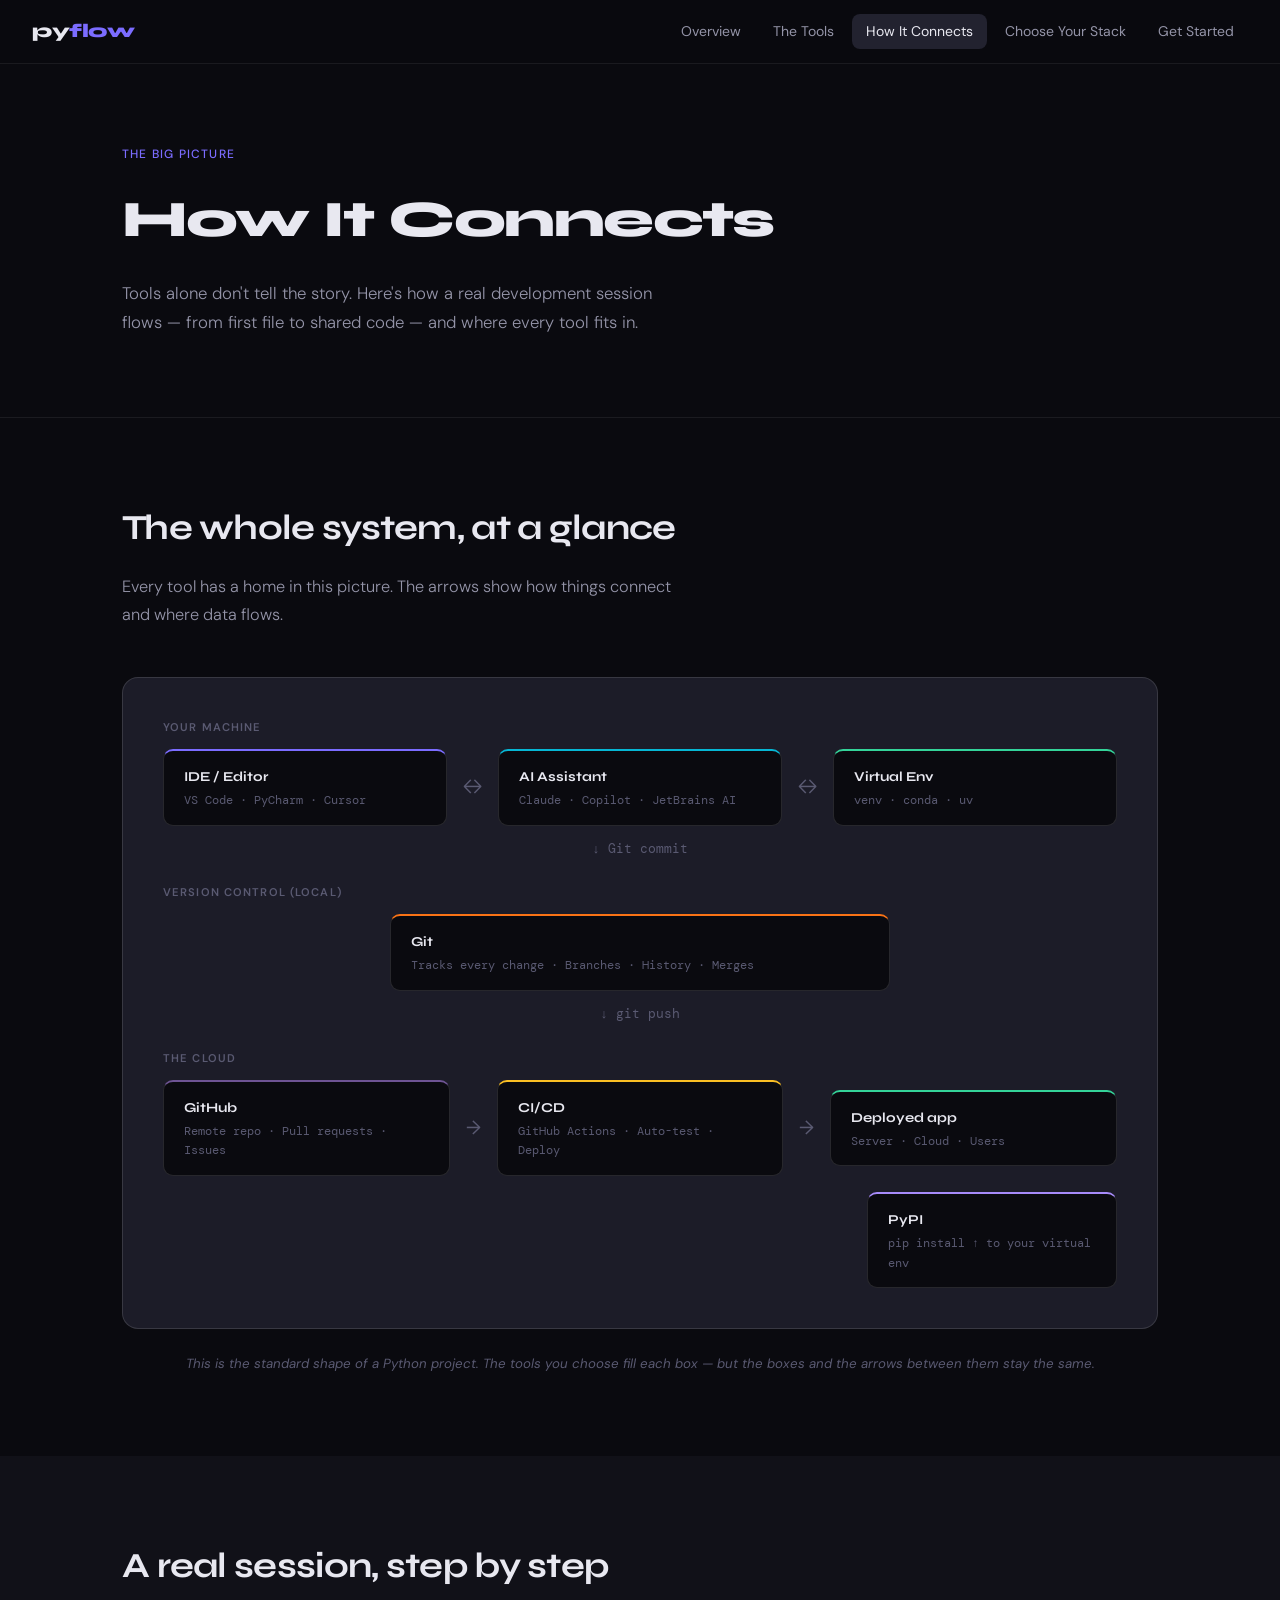
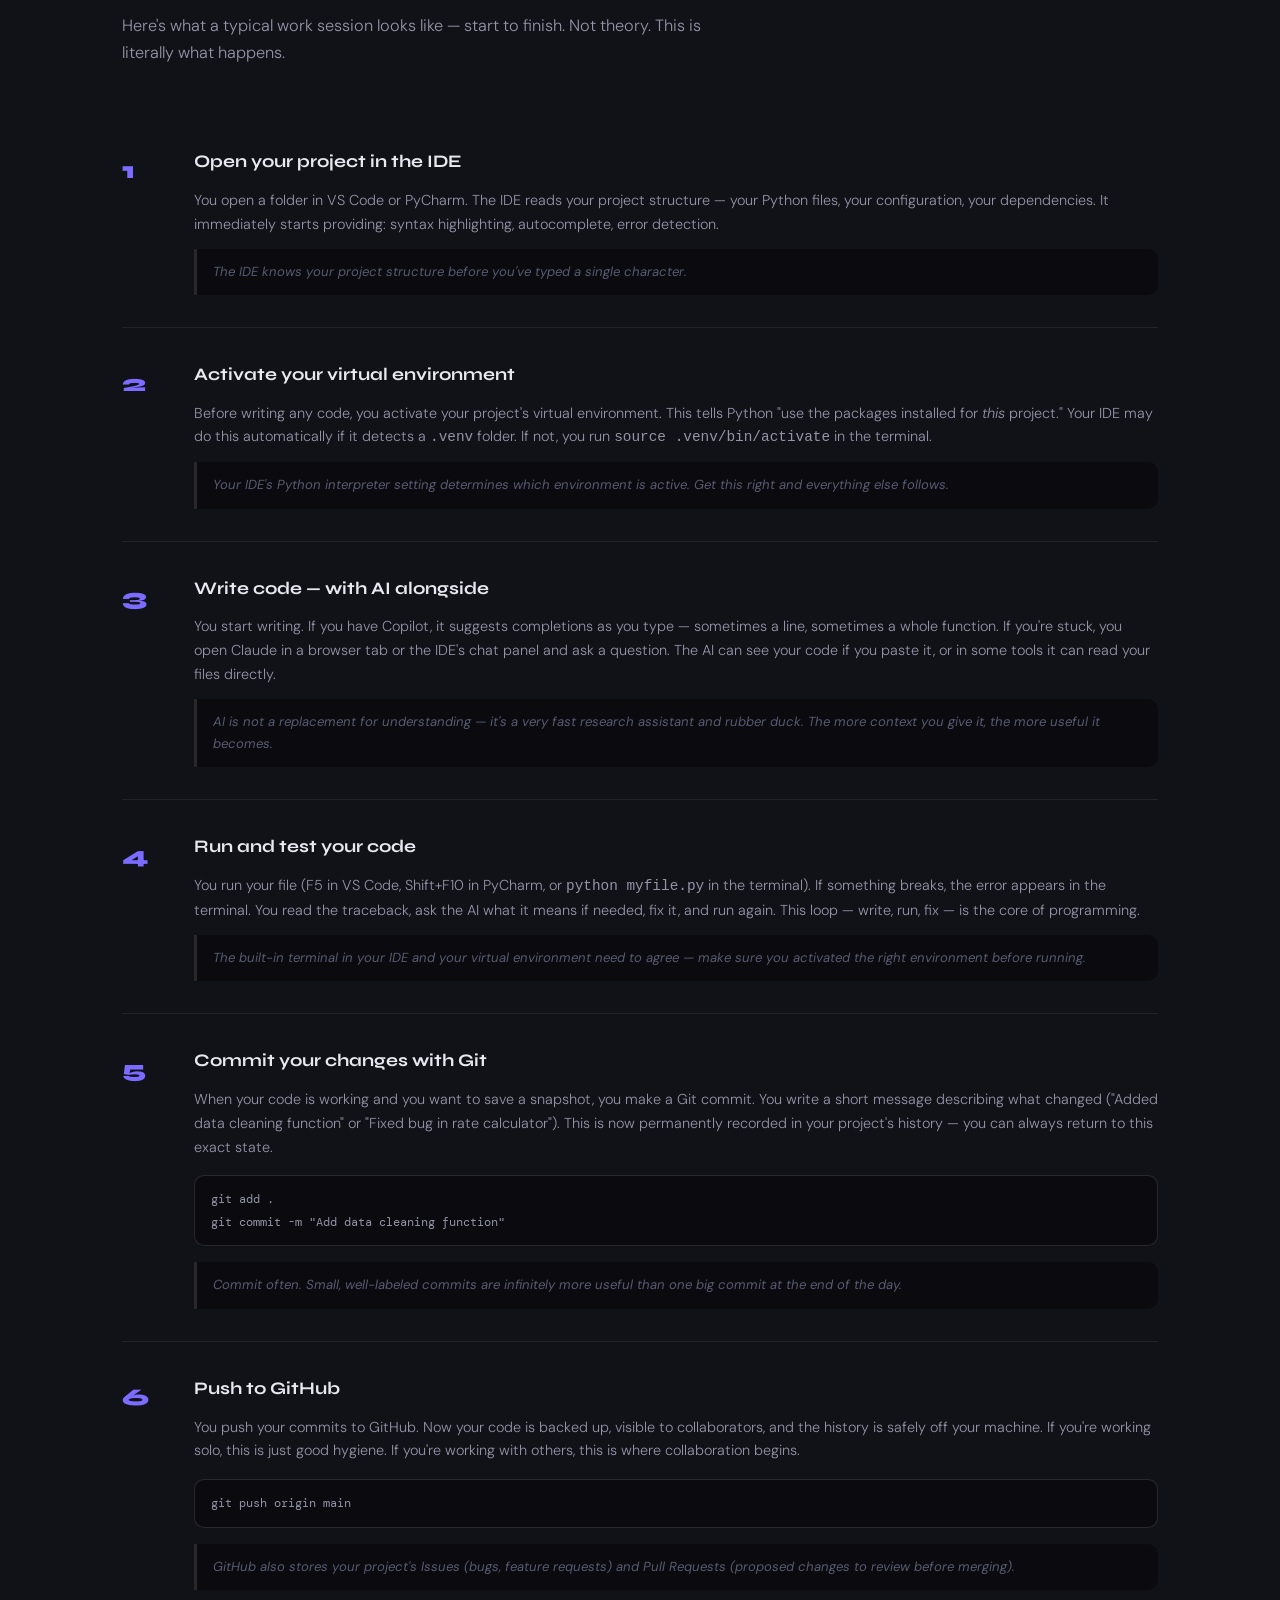
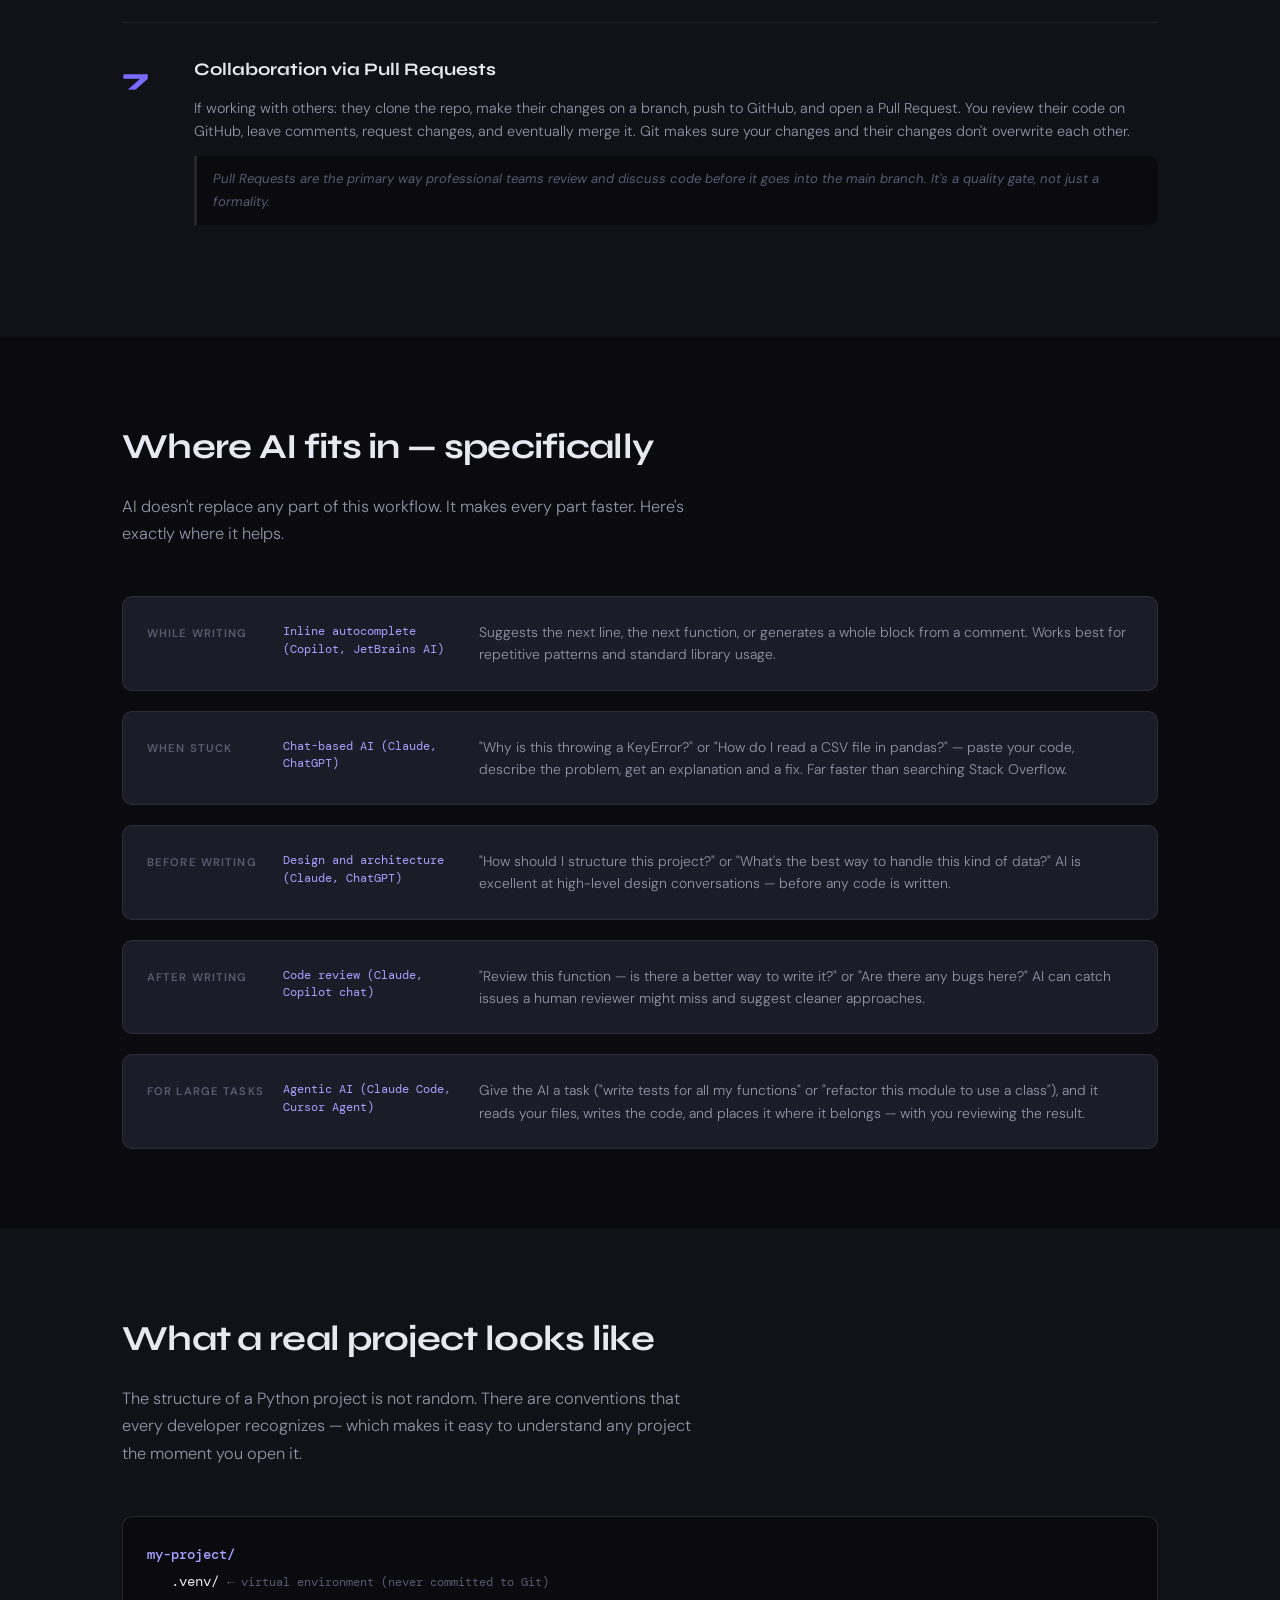
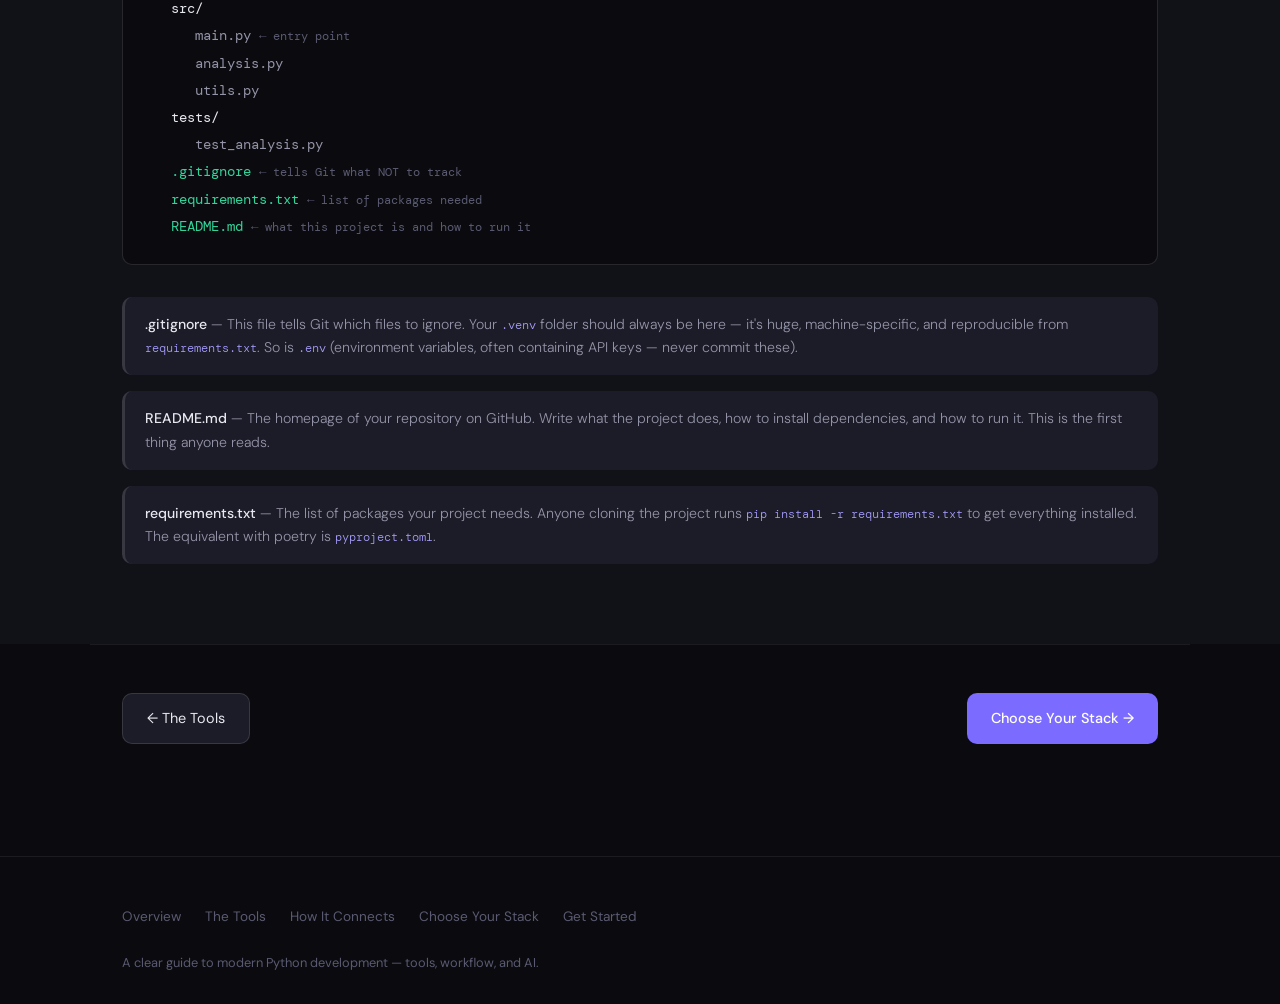
<file: workflow.html>
<!DOCTYPE html>
<html lang="en">
<head>
<meta charset="UTF-8">
<meta name="viewport" content="width=device-width, initial-scale=1.0">
<title>How It Connects — Python & AI Workflow</title>
<link rel="preconnect" href="https://fonts.googleapis.com">
<link href="https://fonts.googleapis.com/css2?family=Syne:wght@400;500;600;700;800&family=DM+Sans:ital,opsz,wght@0,9..40,300;0,9..40,400;0,9..40,500;1,9..40,300&family=DM+Mono:wght@400;500&display=swap" rel="stylesheet">
<link rel="stylesheet" href="style.css">
</head>
<body>

<nav class="nav">
  <a href="index.html" class="nav-logo">py<span>flow</span></a>
  <div class="nav-links">
    <a href="index.html">Overview</a>
    <a href="tools.html">The Tools</a>
    <a href="workflow.html" class="active">How It Connects</a>
    <a href="stacks.html">Choose Your Stack</a>
    <a href="start.html">Get Started</a>
  </div>
  <button class="nav-mobile-toggle" onclick="toggleMobileNav()">☰</button>
</nav>
<div class="mobile-nav" id="mobileNav">
  <a href="index.html">Overview</a>
  <a href="tools.html">The Tools</a>
  <a href="workflow.html">How It Connects</a>
  <a href="stacks.html">Choose Your Stack</a>
  <a href="start.html">Get Started</a>
</div>

<main>

<div class="page-hero">
  <div class="container">
    <div class="page-eyebrow">The big picture</div>
    <h1 class="page-title">How It Connects</h1>
    <p class="page-sub">Tools alone don't tell the story. Here's how a real development session flows — from first file to shared code — and where every tool fits in.</p>
  </div>
</div>

<!-- The mental model diagram -->
<section class="workflow-map">
  <div class="container">
    <h2 class="section-title">The whole system, at a glance</h2>
    <p class="section-intro">Every tool has a home in this picture. The arrows show how things connect and where data flows.</p>

    <div class="system-diagram">
      <!-- Row: Your Machine -->
      <div class="diagram-section">
        <div class="diagram-section-label">Your machine</div>
        <div class="diagram-row">
          <div class="diagram-box box-ide">
            <div class="db-title">IDE / Editor</div>
            <div class="db-sub">VS Code · PyCharm · Cursor</div>
          </div>
          <div class="diagram-connector">↔</div>
          <div class="diagram-box box-ai">
            <div class="db-title">AI Assistant</div>
            <div class="db-sub">Claude · Copilot · JetBrains AI</div>
          </div>
          <div class="diagram-connector">↔</div>
          <div class="diagram-box box-env">
            <div class="db-title">Virtual Env</div>
            <div class="db-sub">venv · conda · uv</div>
          </div>
        </div>
        <div class="diagram-down-arrow">↓ Git commit</div>
      </div>

      <!-- Row: Version Control -->
      <div class="diagram-section">
        <div class="diagram-section-label">Version control (local)</div>
        <div class="diagram-row single">
          <div class="diagram-box box-git wide">
            <div class="db-title">Git</div>
            <div class="db-sub">Tracks every change · Branches · History · Merges</div>
          </div>
        </div>
        <div class="diagram-down-arrow">↓ git push</div>
      </div>

      <!-- Row: The Cloud -->
      <div class="diagram-section">
        <div class="diagram-section-label">The cloud</div>
        <div class="diagram-row">
          <div class="diagram-box box-github">
            <div class="db-title">GitHub</div>
            <div class="db-sub">Remote repo · Pull requests · Issues</div>
          </div>
          <div class="diagram-connector">→</div>
          <div class="diagram-box box-ci">
            <div class="db-title">CI/CD</div>
            <div class="db-sub">GitHub Actions · Auto-test · Deploy</div>
          </div>
          <div class="diagram-connector">→</div>
          <div class="diagram-box box-deploy">
            <div class="db-title">Deployed app</div>
            <div class="db-sub">Server · Cloud · Users</div>
          </div>
        </div>
      </div>

      <!-- Package ecosystem -->
      <div class="diagram-aside">
        <div class="diagram-box box-pypi aside-box">
          <div class="db-title">PyPI</div>
          <div class="db-sub">pip install ↑ to your virtual env</div>
        </div>
      </div>
    </div>

    <p class="diagram-caption">This is the standard shape of a Python project. The tools you choose fill each box — but the boxes and the arrows between them stay the same.</p>
  </div>
</section>

<!-- The workflow walkthrough -->
<section class="workflow-walk alt-bg">
  <div class="container">
    <h2 class="section-title">A real session, step by step</h2>
    <p class="section-intro">Here's what a typical work session looks like — start to finish. Not theory. This is literally what happens.</p>

    <div class="steps-list">

      <div class="step-item">
        <div class="step-num">1</div>
        <div class="step-content">
          <h3>Open your project in the IDE</h3>
          <p>You open a folder in VS Code or PyCharm. The IDE reads your project structure — your Python files, your configuration, your dependencies. It immediately starts providing: syntax highlighting, autocomplete, error detection.</p>
          <div class="step-aside">The IDE knows your project structure before you've typed a single character.</div>
        </div>
      </div>

      <div class="step-item">
        <div class="step-num">2</div>
        <div class="step-content">
          <h3>Activate your virtual environment</h3>
          <p>Before writing any code, you activate your project's virtual environment. This tells Python "use the packages installed for <em>this</em> project." Your IDE may do this automatically if it detects a <code>.venv</code> folder. If not, you run <code>source .venv/bin/activate</code> in the terminal.</p>
          <div class="step-aside">Your IDE's Python interpreter setting determines which environment is active. Get this right and everything else follows.</div>
        </div>
      </div>

      <div class="step-item">
        <div class="step-num">3</div>
        <div class="step-content">
          <h3>Write code — with AI alongside</h3>
          <p>You start writing. If you have Copilot, it suggests completions as you type — sometimes a line, sometimes a whole function. If you're stuck, you open Claude in a browser tab or the IDE's chat panel and ask a question. The AI can see your code if you paste it, or in some tools it can read your files directly.</p>
          <div class="step-aside">AI is not a replacement for understanding — it's a very fast research assistant and rubber duck. The more context you give it, the more useful it becomes.</div>
        </div>
      </div>

      <div class="step-item">
        <div class="step-num">4</div>
        <div class="step-content">
          <h3>Run and test your code</h3>
          <p>You run your file (F5 in VS Code, Shift+F10 in PyCharm, or <code>python myfile.py</code> in the terminal). If something breaks, the error appears in the terminal. You read the traceback, ask the AI what it means if needed, fix it, and run again. This loop — write, run, fix — is the core of programming.</p>
          <div class="step-aside">The built-in terminal in your IDE and your virtual environment need to agree — make sure you activated the right environment before running.</div>
        </div>
      </div>

      <div class="step-item">
        <div class="step-num">5</div>
        <div class="step-content">
          <h3>Commit your changes with Git</h3>
          <p>When your code is working and you want to save a snapshot, you make a Git commit. You write a short message describing what changed ("Added data cleaning function" or "Fixed bug in rate calculator"). This is now permanently recorded in your project's history — you can always return to this exact state.</p>
          <div class="code-block small">
            git add .<br>
            git commit -m "Add data cleaning function"
          </div>
          <div class="step-aside">Commit often. Small, well-labeled commits are infinitely more useful than one big commit at the end of the day.</div>
        </div>
      </div>

      <div class="step-item">
        <div class="step-num">6</div>
        <div class="step-content">
          <h3>Push to GitHub</h3>
          <p>You push your commits to GitHub. Now your code is backed up, visible to collaborators, and the history is safely off your machine. If you're working solo, this is just good hygiene. If you're working with others, this is where collaboration begins.</p>
          <div class="code-block small">
            git push origin main
          </div>
          <div class="step-aside">GitHub also stores your project's Issues (bugs, feature requests) and Pull Requests (proposed changes to review before merging).</div>
        </div>
      </div>

      <div class="step-item">
        <div class="step-num">7</div>
        <div class="step-content">
          <h3>Collaboration via Pull Requests</h3>
          <p>If working with others: they clone the repo, make their changes on a branch, push to GitHub, and open a Pull Request. You review their code on GitHub, leave comments, request changes, and eventually merge it. Git makes sure your changes and their changes don't overwrite each other.</p>
          <div class="step-aside">Pull Requests are the primary way professional teams review and discuss code before it goes into the main branch. It's a quality gate, not just a formality.</div>
        </div>
      </div>

    </div>
  </div>
</section>

<!-- Where AI fits in the workflow -->
<section class="ai-in-workflow">
  <div class="container">
    <h2 class="section-title">Where AI fits in — specifically</h2>
    <p class="section-intro">AI doesn't replace any part of this workflow. It makes every part faster. Here's exactly where it helps.</p>

    <div class="ai-moments">

      <div class="ai-moment">
        <div class="aim-phase">While writing</div>
        <div class="aim-what">Inline autocomplete (Copilot, JetBrains AI)</div>
        <p>Suggests the next line, the next function, or generates a whole block from a comment. Works best for repetitive patterns and standard library usage.</p>
      </div>

      <div class="ai-moment">
        <div class="aim-phase">When stuck</div>
        <div class="aim-what">Chat-based AI (Claude, ChatGPT)</div>
        <p>"Why is this throwing a KeyError?" or "How do I read a CSV file in pandas?" — paste your code, describe the problem, get an explanation and a fix. Far faster than searching Stack Overflow.</p>
      </div>

      <div class="ai-moment">
        <div class="aim-phase">Before writing</div>
        <div class="aim-what">Design and architecture (Claude, ChatGPT)</div>
        <p>"How should I structure this project?" or "What's the best way to handle this kind of data?" AI is excellent at high-level design conversations — before any code is written.</p>
      </div>

      <div class="ai-moment">
        <div class="aim-phase">After writing</div>
        <div class="aim-what">Code review (Claude, Copilot chat)</div>
        <p>"Review this function — is there a better way to write it?" or "Are there any bugs here?" AI can catch issues a human reviewer might miss and suggest cleaner approaches.</p>
      </div>

      <div class="ai-moment">
        <div class="aim-phase">For large tasks</div>
        <div class="aim-what">Agentic AI (Claude Code, Cursor Agent)</div>
        <p>Give the AI a task ("write tests for all my functions" or "refactor this module to use a class"), and it reads your files, writes the code, and places it where it belongs — with you reviewing the result.</p>
      </div>

    </div>
  </div>
</section>

<!-- The project structure section -->
<section class="project-structure alt-bg">
  <div class="container">
    <h2 class="section-title">What a real project looks like</h2>
    <p class="section-intro">The structure of a Python project is not random. There are conventions that every developer recognizes — which makes it easy to understand any project the moment you open it.</p>

    <div class="file-tree">
      <div class="ft-root">my-project/</div>
      <div class="ft-item ft-dir">.venv/  <span class="ft-comment">← virtual environment (never committed to Git)</span></div>
      <div class="ft-item ft-dir">src/</div>
      <div class="ft-item ft-file ind-1">main.py  <span class="ft-comment">← entry point</span></div>
      <div class="ft-item ft-file ind-1">analysis.py</div>
      <div class="ft-item ft-file ind-1">utils.py</div>
      <div class="ft-item ft-dir">tests/</div>
      <div class="ft-item ft-file ind-1">test_analysis.py</div>
      <div class="ft-item ft-file top-level">.gitignore  <span class="ft-comment">← tells Git what NOT to track</span></div>
      <div class="ft-item ft-file top-level">requirements.txt  <span class="ft-comment">← list of packages needed</span></div>
      <div class="ft-item ft-file top-level">README.md  <span class="ft-comment">← what this project is and how to run it</span></div>
    </div>

    <div class="structure-notes">
      <div class="sn-item">
        <strong>.gitignore</strong> — This file tells Git which files to ignore. Your <code>.venv</code> folder should always be here — it's huge, machine-specific, and reproducible from <code>requirements.txt</code>. So is <code>.env</code> (environment variables, often containing API keys — never commit these).
      </div>
      <div class="sn-item">
        <strong>README.md</strong> — The homepage of your repository on GitHub. Write what the project does, how to install dependencies, and how to run it. This is the first thing anyone reads.
      </div>
      <div class="sn-item">
        <strong>requirements.txt</strong> — The list of packages your project needs. Anyone cloning the project runs <code>pip install -r requirements.txt</code> to get everything installed. The equivalent with poetry is <code>pyproject.toml</code>.
      </div>
    </div>
  </div>
</section>

<div class="page-nav">
  <a href="tools.html" class="btn-ghost">← The Tools</a>
  <a href="stacks.html" class="btn-primary">Choose Your Stack →</a>
</div>

</main>

<footer class="footer">
  <div class="container">
    <div class="footer-nav">
      <a href="index.html">Overview</a>
      <a href="tools.html">The Tools</a>
      <a href="workflow.html">How It Connects</a>
      <a href="stacks.html">Choose Your Stack</a>
      <a href="start.html">Get Started</a>
    </div>
    <p class="footer-note">A clear guide to modern Python development — tools, workflow, and AI.</p>
  </div>
</footer>

<script src="main.js"></script>
</body>
</html>
</file>
<file: style.css>
/* ===========================
   PYFLOW — MAIN STYLESHEET
   =========================== */

:root {
  --bg: #0a0a0f;
  --bg2: #111118;
  --bg3: #16161f;
  --surface: #1c1c28;
  --surface2: #22222f;
  --border: rgba(255,255,255,0.07);
  --border2: rgba(255,255,255,0.12);
  --text: #e8e8f0;
  --text2: #9494a8;
  --text3: #5a5a72;
  --accent: #7b6cff;
  --accent2: #a89fff;
  --accent-glow: rgba(123,108,255,0.15);
  --good: #34d399;
  --good-bg: rgba(52,211,153,0.08);
  --neutral: #fbbf24;
  --neutral-bg: rgba(251,191,36,0.08);
  --bad: #f87171;
  --bad-bg: rgba(248,113,113,0.08);
  --ide-color: #7b6cff;
  --ai-color: #06b6d4;
  --env-color: #34d399;
  --git-color: #f97316;
  --pkg-color: #a78bfa;
  --radius: 10px;
  --radius-lg: 16px;
  --max-w: 1100px;
  --nav-h: 64px;
}

*, *::before, *::after { box-sizing: border-box; margin: 0; padding: 0; }

html { font-size: 16px; scroll-behavior: smooth; }

body {
  font-family: 'DM Sans', sans-serif;
  background: var(--bg);
  color: var(--text);
  line-height: 1.7;
  min-height: 100vh;
  -webkit-font-smoothing: antialiased;
}

/* ===========================
   NAV
   =========================== */
.nav {
  position: sticky;
  top: 0;
  z-index: 100;
  height: var(--nav-h);
  display: flex;
  align-items: center;
  justify-content: space-between;
  padding: 0 2rem;
  background: rgba(10,10,15,0.85);
  backdrop-filter: blur(16px);
  border-bottom: 1px solid var(--border);
}

.nav-logo {
  font-family: 'Syne', sans-serif;
  font-size: 1.2rem;
  font-weight: 800;
  color: var(--text);
  text-decoration: none;
  letter-spacing: -0.02em;
}
.nav-logo span { color: var(--accent); }

.nav-links {
  display: flex;
  gap: 0.25rem;
}

.nav-links a {
  color: var(--text2);
  text-decoration: none;
  font-size: 0.875rem;
  font-weight: 400;
  padding: 6px 14px;
  border-radius: 8px;
  transition: color 0.15s, background 0.15s;
}
.nav-links a:hover { color: var(--text); background: var(--surface); }
.nav-links a.active { color: var(--text); background: var(--surface2); }

.nav-mobile-toggle {
  display: none;
  background: none;
  border: 1px solid var(--border2);
  color: var(--text2);
  padding: 6px 10px;
  border-radius: 6px;
  cursor: pointer;
  font-size: 1rem;
}

.mobile-nav {
  display: none;
  position: fixed;
  top: var(--nav-h);
  left: 0; right: 0;
  background: var(--bg2);
  border-bottom: 1px solid var(--border);
  z-index: 99;
  padding: 1rem;
  flex-direction: column;
  gap: 4px;
}
.mobile-nav.open { display: flex; }
.mobile-nav a {
  color: var(--text2);
  text-decoration: none;
  padding: 10px 16px;
  border-radius: 8px;
  font-size: 0.9rem;
  transition: all 0.15s;
}
.mobile-nav a:hover { color: var(--text); background: var(--surface); }

@media (max-width: 768px) {
  .nav-links { display: none; }
  .nav-mobile-toggle { display: block; }
}

/* ===========================
   LAYOUT
   =========================== */
main { max-width: 100%; overflow-x: hidden; }

.container {
  max-width: var(--max-w);
  margin: 0 auto;
  padding: 0 2rem;
}

section { padding: 5rem 0; }
.alt-bg { background: var(--bg2); }

/* ===========================
   HERO
   =========================== */
.hero {
  padding: 8rem 2rem 6rem;
  text-align: center;
  max-width: var(--max-w);
  margin: 0 auto;
}

.hero-eyebrow {
  font-size: 0.78rem;
  font-weight: 500;
  letter-spacing: 0.12em;
  text-transform: uppercase;
  color: var(--accent2);
  margin-bottom: 1.5rem;
}

.hero-title {
  font-family: 'Syne', sans-serif;
  font-size: clamp(2.5rem, 5vw, 4.5rem);
  font-weight: 800;
  line-height: 1.05;
  letter-spacing: -0.03em;
  color: var(--text);
  margin-bottom: 1.5rem;
}
.hero-title em {
  font-style: italic;
  font-weight: 700;
  color: var(--accent2);
}

.hero-sub {
  font-size: 1.15rem;
  color: var(--text2);
  max-width: 600px;
  margin: 0 auto 2.5rem;
  font-weight: 300;
  line-height: 1.7;
}

.hero-ctas {
  display: flex;
  gap: 1rem;
  justify-content: center;
  flex-wrap: wrap;
}

/* ===========================
   BUTTONS
   =========================== */
.btn-primary {
  display: inline-flex;
  align-items: center;
  gap: 6px;
  background: var(--accent);
  color: #fff;
  padding: 12px 24px;
  border-radius: var(--radius);
  font-size: 0.9rem;
  font-weight: 500;
  text-decoration: none;
  transition: background 0.15s, transform 0.1s;
}
.btn-primary:hover { background: #6a5cf0; transform: translateY(-1px); }

.btn-ghost {
  display: inline-flex;
  align-items: center;
  gap: 6px;
  background: var(--surface);
  color: var(--text);
  padding: 12px 24px;
  border-radius: var(--radius);
  font-size: 0.9rem;
  font-weight: 400;
  text-decoration: none;
  border: 1px solid var(--border2);
  transition: background 0.15s, transform 0.1s;
}
.btn-ghost:hover { background: var(--surface2); transform: translateY(-1px); }

/* ===========================
   MENTAL MODEL
   =========================== */
.mental-model {
  background: var(--bg2);
  padding: 5rem 0;
}

.mm-label {
  font-size: 0.75rem;
  font-weight: 500;
  text-transform: uppercase;
  letter-spacing: 0.1em;
  color: var(--accent);
  margin-bottom: 1rem;
}

.mm-headline {
  font-family: 'Syne', sans-serif;
  font-size: clamp(1.6rem, 3vw, 2.4rem);
  font-weight: 700;
  letter-spacing: -0.02em;
  margin-bottom: 1rem;
}

.mm-body {
  color: var(--text2);
  max-width: 600px;
  margin-bottom: 3rem;
  font-size: 1.05rem;
  font-weight: 300;
}

.workflow-strip {
  display: flex;
  align-items: center;
  gap: 0;
  flex-wrap: wrap;
  gap: 0.5rem;
}

.ws-step {
  background: var(--surface);
  border: 1px solid var(--border2);
  border-radius: var(--radius);
  padding: 1.25rem 1.5rem;
  text-align: center;
  flex: 1;
  min-width: 120px;
}

.ws-icon { font-size: 1.5rem; margin-bottom: 0.5rem; }
.ws-label { font-family: 'Syne', sans-serif; font-weight: 700; font-size: 0.9rem; color: var(--text); }
.ws-sub { font-size: 0.72rem; color: var(--text3); margin-top: 4px; font-family: 'DM Mono', monospace; }

.ws-arrow { color: var(--text3); font-size: 1.2rem; flex-shrink: 0; }

/* ===========================
   CATEGORIES
   =========================== */
.section-label {
  font-size: 0.75rem;
  font-weight: 500;
  text-transform: uppercase;
  letter-spacing: 0.1em;
  color: var(--accent);
  margin-bottom: 0.75rem;
}

.section-title {
  font-family: 'Syne', sans-serif;
  font-size: clamp(1.6rem, 3vw, 2.2rem);
  font-weight: 700;
  letter-spacing: -0.02em;
  margin-bottom: 1rem;
}

.section-intro {
  color: var(--text2);
  max-width: 580px;
  margin-bottom: 3rem;
  font-weight: 300;
  font-size: 1.02rem;
}

.cat-grid {
  display: grid;
  grid-template-columns: repeat(auto-fit, minmax(280px, 1fr));
  gap: 1.25rem;
}

.cat-card {
  background: var(--surface);
  border: 1px solid var(--border);
  border-radius: var(--radius-lg);
  padding: 1.75rem;
  position: relative;
  overflow: hidden;
  transition: border-color 0.2s, transform 0.15s;
}
.cat-card:hover { border-color: var(--border2); transform: translateY(-2px); }

.cat-num {
  font-family: 'Syne', sans-serif;
  font-size: 0.72rem;
  font-weight: 800;
  color: var(--text3);
  letter-spacing: 0.1em;
  margin-bottom: 0.75rem;
}

.cat-card h3 {
  font-family: 'Syne', sans-serif;
  font-size: 1.05rem;
  font-weight: 700;
  margin-bottom: 0.75rem;
  color: var(--text);
}

.cat-card p {
  font-size: 0.88rem;
  color: var(--text2);
  font-weight: 300;
  line-height: 1.6;
  margin-bottom: 1rem;
}

.cat-examples {
  font-family: 'DM Mono', monospace;
  font-size: 0.75rem;
  color: var(--text3);
  margin-bottom: 1.25rem;
}

.cat-link {
  font-size: 0.82rem;
  font-weight: 500;
  color: var(--accent2);
  text-decoration: none;
  transition: color 0.15s;
}
.cat-link:hover { color: var(--accent); }

.cat-ide { border-top: 2px solid var(--ide-color); }
.cat-ai { border-top: 2px solid var(--ai-color); }
.cat-env { border-top: 2px solid var(--env-color); }
.cat-git { border-top: 2px solid var(--git-color); }
.cat-pkg { border-top: 2px solid var(--pkg-color); }

/* ===========================
   INSIGHT
   =========================== */
.insight {
  background: var(--accent-glow);
  border-top: 1px solid rgba(123,108,255,0.2);
  border-bottom: 1px solid rgba(123,108,255,0.2);
}

.insight-inner {
  display: grid;
  grid-template-columns: 1fr 1fr;
  gap: 4rem;
  align-items: center;
}

@media (max-width: 700px) {
  .insight-inner { grid-template-columns: 1fr; gap: 2rem; }
}

.insight-quote {
  font-family: 'Syne', sans-serif;
  font-size: clamp(1.5rem, 3vw, 2.2rem);
  font-weight: 700;
  line-height: 1.2;
  letter-spacing: -0.02em;
  color: var(--accent2);
}

.insight-body p {
  color: var(--text2);
  margin-bottom: 1.25rem;
  font-weight: 300;
  font-size: 0.95rem;
}

/* ===========================
   QUICK NAV
   =========================== */
.qn-grid {
  display: grid;
  grid-template-columns: repeat(auto-fit, minmax(220px, 1fr));
  gap: 1rem;
}

.qn-card {
  background: var(--surface);
  border: 1px solid var(--border);
  border-radius: var(--radius-lg);
  padding: 1.75rem;
  text-decoration: none;
  color: inherit;
  transition: border-color 0.2s, transform 0.15s;
  display: block;
}
.qn-card:hover { border-color: var(--accent); transform: translateY(-2px); }

.qn-icon { font-size: 1.5rem; margin-bottom: 0.75rem; }
.qn-card h3 { font-family: 'Syne', sans-serif; font-size: 1rem; font-weight: 700; margin-bottom: 0.5rem; }
.qn-card p { font-size: 0.85rem; color: var(--text2); font-weight: 300; }

/* ===========================
   PAGE HERO (interior pages)
   =========================== */
.page-hero {
  padding: 5rem 0 3rem;
  border-bottom: 1px solid var(--border);
}

.page-eyebrow {
  font-size: 0.75rem;
  font-weight: 500;
  text-transform: uppercase;
  letter-spacing: 0.1em;
  color: var(--accent);
  margin-bottom: 0.75rem;
}

.page-title {
  font-family: 'Syne', sans-serif;
  font-size: clamp(2rem, 4vw, 3.2rem);
  font-weight: 800;
  letter-spacing: -0.03em;
  margin-bottom: 1rem;
}

.page-sub {
  color: var(--text2);
  font-size: 1.05rem;
  font-weight: 300;
  max-width: 560px;
  margin-bottom: 2rem;
}

.toc {
  display: flex;
  flex-wrap: wrap;
  gap: 0.5rem;
}

.toc a {
  font-size: 0.8rem;
  color: var(--text2);
  text-decoration: none;
  padding: 5px 12px;
  border: 1px solid var(--border2);
  border-radius: 99px;
  transition: all 0.15s;
}
.toc a:hover { color: var(--text); border-color: var(--accent); background: var(--accent-glow); }

/* ===========================
   TOOL SECTIONS
   =========================== */
.tool-section { padding: 4rem 0; }

.ts-header {
  display: flex;
  align-items: flex-start;
  gap: 1.5rem;
  margin-bottom: 2.5rem;
}

.ts-num {
  font-family: 'Syne', sans-serif;
  font-size: 3rem;
  font-weight: 800;
  color: var(--border2);
  line-height: 1;
  flex-shrink: 0;
  padding-top: 4px;
}

.ts-header h2 {
  font-family: 'Syne', sans-serif;
  font-size: 1.9rem;
  font-weight: 700;
  letter-spacing: -0.02em;
  margin-bottom: 0.25rem;
}

.ts-tagline { color: var(--text2); font-weight: 300; }

/* Explainer block */
.explainer-block {
  display: grid;
  grid-template-columns: 1fr 1fr;
  gap: 1.5rem;
  margin-bottom: 2.5rem;
}
@media (max-width: 700px) { .explainer-block { grid-template-columns: 1fr; } }

.explainer-simple, .explainer-deep {
  background: var(--surface);
  border-radius: var(--radius);
  padding: 1.5rem;
}
.explainer-deep { border-left: 3px solid var(--accent); }

.explainer-label {
  font-size: 0.72rem;
  font-weight: 600;
  text-transform: uppercase;
  letter-spacing: 0.1em;
  color: var(--accent2);
  margin-bottom: 0.75rem;
}

.explainer-simple p, .explainer-deep p {
  font-size: 0.9rem;
  color: var(--text2);
  font-weight: 300;
  line-height: 1.7;
  margin-bottom: 0.75rem;
}
.explainer-simple p:last-child, .explainer-deep p:last-child { margin-bottom: 0; }
.explainer-simple em, .explainer-deep em { color: var(--text); font-style: italic; }
.explainer-deep strong { color: var(--text); font-weight: 500; }

/* Tool cards */
.tool-cards {
  display: grid;
  grid-template-columns: 1fr;
  gap: 1.25rem;
  margin-bottom: 2rem;
}
.tool-cards.two-col { grid-template-columns: repeat(auto-fit, minmax(320px, 1fr)); }

.tool-card {
  background: var(--surface);
  border: 1px solid var(--border);
  border-radius: var(--radius-lg);
  padding: 1.75rem;
  transition: border-color 0.2s;
}
.tool-card:hover { border-color: var(--border2); }

.tool-card-header {
  display: flex;
  align-items: flex-start;
  gap: 1rem;
  margin-bottom: 1rem;
}

.tool-icon {
  width: 40px;
  height: 40px;
  border-radius: 10px;
  display: flex;
  align-items: center;
  justify-content: center;
  font-size: 1.1rem;
  flex-shrink: 0;
}
.vscode-icon { background: rgba(0,120,215,0.15); color: #60a5fa; }
.pycharm-icon { background: rgba(30,215,96,0.12); color: #34d399; }
.cursor-icon { background: rgba(123,108,255,0.15); color: var(--accent2); }
.zed-icon { background: rgba(234,179,8,0.12); color: #fbbf24; }
.jupyter-icon { background: rgba(249,115,22,0.12); color: #fb923c; }
.claude-icon { background: rgba(230,160,90,0.15); color: #fdba74; }
.copilot-icon { background: rgba(139,92,246,0.15); color: #c4b5fd; }
.jb-icon { background: rgba(236,72,153,0.12); color: #f9a8d4; }
.chatgpt-icon { background: rgba(52,211,153,0.12); color: #6ee7b7; }
.venv-icon { background: rgba(52,211,153,0.12); color: var(--good); }
.conda-icon { background: rgba(34,211,238,0.12); color: #67e8f9; }
.uv-icon { background: rgba(251,191,36,0.12); color: var(--neutral); }
.poetry-icon { background: rgba(167,139,250,0.12); color: #c4b5fd; }
.pip-icon { background: rgba(96,165,250,0.12); color: #93c5fd; }

.tool-card-header > div:nth-child(2) { flex: 1; }
.tool-card-header h4 {
  font-family: 'Syne', sans-serif;
  font-size: 1rem;
  font-weight: 700;
  color: var(--text);
  margin-bottom: 2px;
}
.tool-by { font-size: 0.75rem; color: var(--text3); font-family: 'DM Mono', monospace; }

.tool-badge {
  font-size: 0.68rem;
  font-weight: 600;
  padding: 3px 10px;
  border-radius: 99px;
  background: var(--surface2);
  color: var(--text3);
  white-space: nowrap;
  border: 1px solid var(--border);
  flex-shrink: 0;
}
.tool-badge.popular { background: rgba(123,108,255,0.1); color: var(--accent2); border-color: rgba(123,108,255,0.2); }
.tool-badge.python { background: rgba(52,211,153,0.1); color: var(--good); border-color: rgba(52,211,153,0.2); }
.tool-badge.ai-first { background: rgba(6,182,212,0.1); color: #67e8f9; border-color: rgba(6,182,212,0.2); }
.tool-badge.data { background: rgba(249,115,22,0.1); color: #fb923c; border-color: rgba(249,115,22,0.2); }
.tool-badge.new { background: rgba(251,191,36,0.1); color: var(--neutral); border-color: rgba(251,191,36,0.2); }

.tool-card > p { font-size: 0.88rem; color: var(--text2); font-weight: 300; line-height: 1.65; margin-bottom: 1rem; }

.tool-strengths { display: flex; flex-direction: column; gap: 4px; margin-bottom: 1rem; }
.strength-item {
  font-size: 0.8rem;
  padding: 4px 10px;
  border-radius: 6px;
  font-weight: 400;
}
.strength-item.good { background: var(--good-bg); color: var(--good); }
.strength-item.neutral { background: rgba(255,255,255,0.04); color: var(--text3); }
.strength-item.bad { background: var(--bad-bg); color: var(--bad); }

.tool-best-for {
  font-size: 0.8rem;
  color: var(--text3);
  padding-top: 1rem;
  border-top: 1px solid var(--border);
  font-style: italic;
}

.tool-card-link {
  text-decoration: none;
  color: inherit;
  display: block;
  cursor: pointer;
}
.tool-card-link:hover { border-color: var(--accent); transform: translateY(-2px); }
.tool-card-link:hover .tool-card-cta { color: var(--accent); }

.tool-card-cta {
  font-size: 0.8rem;
  font-weight: 500;
  color: var(--accent2);
  padding-top: 0.75rem;
  margin-top: 0.75rem;
  transition: color 0.15s;
}

/* Code block */
.code-block {
  font-family: 'DM Mono', monospace;
  font-size: 0.8rem;
  background: var(--bg);
  border: 1px solid var(--border2);
  border-radius: var(--radius);
  padding: 1rem 1.25rem;
  color: var(--text2);
  line-height: 1.8;
  margin: 1rem 0;
}
.code-block.small { font-size: 0.78rem; padding: 0.75rem 1rem; }
.code-comment { color: var(--text3); }
.code-block code { font-family: inherit; }

/* Sub section title */
.sub-section-title {
  font-family: 'Syne', sans-serif;
  font-size: 1.1rem;
  font-weight: 700;
  color: var(--text);
  margin-bottom: 1.25rem;
  margin-top: 0.5rem;
}

/* Callout */
.callout {
  display: flex;
  gap: 1rem;
  align-items: flex-start;
  background: var(--surface);
  border: 1px solid var(--border2);
  border-left: 3px solid var(--accent);
  border-radius: var(--radius);
  padding: 1.25rem;
  margin-top: 1.5rem;
}
.callout-icon { font-size: 1.1rem; flex-shrink: 0; padding-top: 2px; }
.callout strong { color: var(--text); font-weight: 500; display: block; margin-bottom: 0.5rem; font-size: 0.9rem; }
.callout p { font-size: 0.85rem; color: var(--text2); font-weight: 300; line-height: 1.6; }

/* Analogy block */
.analogy-block {
  background: linear-gradient(135deg, rgba(123,108,255,0.06), rgba(6,182,212,0.04));
  border: 1px solid rgba(123,108,255,0.15);
  border-radius: var(--radius-lg);
  padding: 1.75rem;
  margin-bottom: 2.5rem;
}
.analogy-label {
  font-size: 0.72rem;
  font-weight: 600;
  text-transform: uppercase;
  letter-spacing: 0.1em;
  color: var(--accent2);
  margin-bottom: 0.75rem;
}
.analogy-block p { font-size: 0.92rem; color: var(--text2); font-weight: 300; line-height: 1.7; }

/* Concept grid */
.concept-grid {
  display: grid;
  grid-template-columns: repeat(auto-fit, minmax(220px, 1fr));
  gap: 1rem;
  margin-bottom: 2rem;
}

.concept-card {
  background: var(--surface);
  border-radius: var(--radius);
  padding: 1.25rem;
  border: 1px solid var(--border);
}
.concept-term {
  font-family: 'DM Mono', monospace;
  font-size: 0.85rem;
  font-weight: 500;
  color: var(--accent2);
  margin-bottom: 0.5rem;
}
.concept-card p { font-size: 0.83rem; color: var(--text2); font-weight: 300; line-height: 1.6; }

/* ===========================
   WORKFLOW PAGE
   =========================== */
.system-diagram {
  background: var(--surface);
  border: 1px solid var(--border2);
  border-radius: var(--radius-lg);
  padding: 2.5rem;
  margin-bottom: 1.5rem;
  position: relative;
}

.diagram-section { margin-bottom: 1.5rem; }
.diagram-section-label {
  font-size: 0.7rem;
  text-transform: uppercase;
  letter-spacing: 0.1em;
  color: var(--text3);
  margin-bottom: 0.75rem;
  font-weight: 600;
}

.diagram-row {
  display: flex;
  align-items: center;
  gap: 1rem;
  flex-wrap: wrap;
}
.diagram-row.single { justify-content: center; }

.diagram-box {
  background: var(--bg);
  border-radius: var(--radius);
  padding: 0.875rem 1.25rem;
  flex: 1;
  min-width: 160px;
  border: 1px solid var(--border2);
}
.diagram-box.wide { max-width: 500px; flex: none; width: 100%; }

.db-title {
  font-family: 'Syne', sans-serif;
  font-size: 0.85rem;
  font-weight: 700;
  color: var(--text);
  margin-bottom: 3px;
}
.db-sub { font-size: 0.72rem; color: var(--text3); font-family: 'DM Mono', monospace; }

.box-ide { border-top: 2px solid var(--ide-color); }
.box-ai { border-top: 2px solid var(--ai-color); }
.box-env { border-top: 2px solid var(--env-color); }
.box-git { border-top: 2px solid var(--git-color); }
.box-github { border-top: 2px solid #6e5494; }
.box-ci { border-top: 2px solid var(--neutral); }
.box-deploy { border-top: 2px solid var(--good); }
.box-pypi { border-top: 2px solid var(--pkg-color); }

.diagram-connector { color: var(--text3); font-size: 1.2rem; flex-shrink: 0; }
.diagram-down-arrow {
  text-align: center;
  color: var(--text3);
  font-size: 0.8rem;
  margin-top: 0.75rem;
  font-family: 'DM Mono', monospace;
}

.diagram-aside {
  margin-top: -0.5rem;
  display: flex;
  justify-content: flex-end;
}
.aside-box { max-width: 250px; flex: none; }

.diagram-caption {
  font-size: 0.83rem;
  color: var(--text3);
  text-align: center;
  font-style: italic;
  margin-top: 0.5rem;
}

/* Steps list */
.steps-list { display: flex; flex-direction: column; gap: 0; }

.step-item {
  display: flex;
  gap: 2rem;
  padding: 2rem 0;
  border-bottom: 1px solid var(--border);
}
.step-item:last-child { border-bottom: none; }

.step-num {
  font-family: 'Syne', sans-serif;
  font-size: 1.5rem;
  font-weight: 800;
  color: var(--accent);
  flex-shrink: 0;
  width: 2.5rem;
  padding-top: 4px;
}

.step-content h3 {
  font-family: 'Syne', sans-serif;
  font-size: 1.1rem;
  font-weight: 700;
  margin-bottom: 0.75rem;
}

.step-content p { font-size: 0.9rem; color: var(--text2); font-weight: 300; line-height: 1.65; margin-bottom: 0.75rem; }
.step-content p:last-child { margin-bottom: 0; }

.step-aside {
  background: var(--bg);
  border-left: 3px solid var(--border2);
  padding: 0.75rem 1rem;
  font-size: 0.82rem;
  color: var(--text3);
  border-radius: 0 var(--radius) var(--radius) 0;
  margin-top: 0.75rem;
  font-style: italic;
}

/* AI moments */
.ai-moments { display: flex; flex-direction: column; gap: 1.25rem; }

.ai-moment {
  background: var(--surface);
  border-radius: var(--radius);
  padding: 1.5rem;
  border: 1px solid var(--border);
  display: grid;
  grid-template-columns: 120px 180px 1fr;
  gap: 1rem;
  align-items: start;
}
@media (max-width: 700px) { .ai-moment { grid-template-columns: 1fr; } }

.aim-phase {
  font-size: 0.7rem;
  text-transform: uppercase;
  letter-spacing: 0.1em;
  color: var(--text3);
  font-weight: 600;
  padding-top: 3px;
}

.aim-what {
  font-family: 'DM Mono', monospace;
  font-size: 0.78rem;
  color: var(--accent2);
  padding-top: 2px;
  line-height: 1.4;
}

.ai-moment p { font-size: 0.87rem; color: var(--text2); font-weight: 300; line-height: 1.6; }

/* File tree */
.file-tree {
  background: var(--bg);
  border: 1px solid var(--border2);
  border-radius: var(--radius);
  padding: 1.5rem;
  font-family: 'DM Mono', monospace;
  font-size: 0.85rem;
  line-height: 2;
  margin-bottom: 2rem;
}
.ft-root { color: var(--accent2); font-weight: 500; }
.ft-item { color: var(--text2); padding-left: 1.5rem; }
.ft-dir { color: var(--text); }
.ft-file { color: var(--text2); }
.ind-1 { padding-left: 3rem; }
.top-level { padding-left: 1.5rem; color: var(--good); }
.ft-comment { color: var(--text3); font-size: 0.78rem; }

.structure-notes { display: flex; flex-direction: column; gap: 1rem; }
.sn-item {
  font-size: 0.88rem;
  color: var(--text2);
  font-weight: 300;
  padding: 1rem 1.25rem;
  background: var(--surface);
  border-radius: var(--radius);
  border-left: 3px solid var(--border2);
  line-height: 1.65;
}
.sn-item strong { color: var(--text); font-weight: 500; }
.sn-item code { font-family: 'DM Mono', monospace; font-size: 0.82em; color: var(--accent2); }

/* ===========================
   COMPARE PAGE
   =========================== */
.compare-section { padding: 4rem 0; }

.compare-title {
  font-family: 'Syne', sans-serif;
  font-size: 1.8rem;
  font-weight: 700;
  letter-spacing: -0.02em;
  margin-bottom: 0.75rem;
}

.compare-intro {
  color: var(--text2);
  font-weight: 300;
  font-size: 0.95rem;
  max-width: 560px;
  margin-bottom: 2rem;
}

.compare-table-wrap { overflow-x: auto; margin-bottom: 2rem; border-radius: var(--radius); border: 1px solid var(--border); }

.compare-table {
  width: 100%;
  border-collapse: collapse;
  font-size: 0.84rem;
}
.compare-table th {
  text-align: left;
  padding: 0.875rem 1.25rem;
  background: var(--surface2);
  font-family: 'Syne', sans-serif;
  font-weight: 700;
  font-size: 0.82rem;
  color: var(--text);
  border-bottom: 1px solid var(--border2);
  white-space: nowrap;
}
.compare-table th:first-child { color: var(--text3); }

.compare-table td {
  padding: 0.875rem 1.25rem;
  border-bottom: 1px solid var(--border);
  color: var(--text2);
  vertical-align: top;
  line-height: 1.5;
}
.compare-table td:first-child { font-weight: 500; color: var(--text3); font-size: 0.78rem; text-transform: uppercase; letter-spacing: 0.05em; }
.compare-table tr:last-child td { border-bottom: none; }
.compare-table tr:hover td { background: rgba(255,255,255,0.02); }

td.good { color: var(--good); background: var(--good-bg); }
td.neutral { color: var(--text2); }
td.bad { color: var(--bad); background: var(--bad-bg); }

.compare-verdict { display: flex; flex-direction: column; gap: 1rem; }
.cv-item {
  background: var(--surface);
  border-radius: var(--radius);
  padding: 1.25rem 1.5rem;
  border: 1px solid var(--border);
  display: grid;
  grid-template-columns: 1fr auto;
  gap: 0.5rem 1.5rem;
  align-items: start;
}
.cv-label { font-size: 0.78rem; text-transform: uppercase; letter-spacing: 0.08em; color: var(--text3); font-weight: 600; grid-column: 1; }
.cv-choice { font-family: 'Syne', sans-serif; font-size: 0.95rem; font-weight: 700; color: var(--accent2); grid-column: 2; grid-row: 1/3; align-self: center; white-space: nowrap; }
.cv-item p { font-size: 0.85rem; color: var(--text2); font-weight: 300; line-height: 1.6; grid-column: 1; margin: 0; }

/* Stack cards */
.stack-cards { display: grid; grid-template-columns: repeat(auto-fit, minmax(300px, 1fr)); gap: 1.25rem; }

.stack-card {
  background: var(--surface);
  border: 1px solid var(--border);
  border-radius: var(--radius-lg);
  padding: 2rem;
  position: relative;
}
.stack-beginner { border-top: 3px solid var(--accent); }
.stack-python { border-top: 3px solid var(--good); }
.stack-ai { border-top: 3px solid var(--ai-color); }

.stack-tag {
  font-size: 0.7rem;
  text-transform: uppercase;
  letter-spacing: 0.1em;
  color: var(--text3);
  font-weight: 600;
  margin-bottom: 0.5rem;
}

.stack-card h3 {
  font-family: 'Syne', sans-serif;
  font-size: 1.2rem;
  font-weight: 700;
  margin-bottom: 1.25rem;
}

.stack-tools {
  display: flex;
  flex-wrap: wrap;
  align-items: center;
  gap: 0.5rem;
  margin-bottom: 1.25rem;
}

.stack-tool {
  font-family: 'DM Mono', monospace;
  font-size: 0.75rem;
  background: var(--bg);
  border: 1px solid var(--border2);
  padding: 4px 10px;
  border-radius: 6px;
  color: var(--text2);
}
.stack-plus { color: var(--text3); font-size: 0.85rem; }

.stack-card > p { font-size: 0.87rem; color: var(--text2); font-weight: 300; line-height: 1.65; margin-bottom: 1.25rem; }

.stack-pros { display: flex; flex-direction: column; gap: 4px; }
.sp-item {
  font-size: 0.8rem;
  color: var(--good);
  background: var(--good-bg);
  padding: 4px 10px;
  border-radius: 6px;
}

/* ===========================
   GET STARTED PAGE
   =========================== */
.setup-section { padding: 4rem 0; }

.setup-header {
  margin-bottom: 2.5rem;
  padding-bottom: 1.5rem;
  border-bottom: 1px solid var(--border);
}

.setup-tag {
  font-size: 0.7rem;
  text-transform: uppercase;
  letter-spacing: 0.1em;
  color: var(--accent2);
  font-weight: 600;
  margin-bottom: 0.5rem;
}

.setup-header h2 {
  font-family: 'Syne', sans-serif;
  font-size: 1.8rem;
  font-weight: 700;
  letter-spacing: -0.02em;
  margin-bottom: 0.25rem;
}

.setup-sub { font-family: 'DM Mono', monospace; font-size: 0.82rem; color: var(--text3); }

.setup-steps { display: flex; flex-direction: column; }

.setup-step {
  display: flex;
  gap: 1.75rem;
  padding: 2rem 0;
  border-bottom: 1px solid var(--border);
}
.setup-step:last-child { border-bottom: none; }

.ss-num {
  font-family: 'Syne', sans-serif;
  font-size: 1.25rem;
  font-weight: 800;
  color: var(--accent);
  flex-shrink: 0;
  width: 2rem;
  padding-top: 4px;
}

.ss-content h3 {
  font-family: 'Syne', sans-serif;
  font-size: 1.05rem;
  font-weight: 700;
  margin-bottom: 0.75rem;
  color: var(--text);
}
.ss-content p { font-size: 0.88rem; color: var(--text2); font-weight: 300; line-height: 1.65; margin-bottom: 0.75rem; }
.ss-content p strong { color: var(--text); font-weight: 500; }
.ss-content a { color: var(--accent2); text-decoration: none; }
.ss-content a:hover { text-decoration: underline; }
.ss-content p code { font-family: 'DM Mono', monospace; font-size: 0.85em; color: var(--accent2); }

.ss-note {
  background: rgba(251,191,36,0.06);
  border-left: 3px solid var(--neutral);
  border-radius: 0 var(--radius) var(--radius) 0;
  padding: 0.75rem 1rem;
  font-size: 0.82rem;
  color: rgba(251,191,36,0.7);
  margin-top: 0.5rem;
  font-style: italic;
}

.feature-list { padding-left: 1.25rem; margin-top: 0.5rem; }
.feature-list li { font-size: 0.87rem; color: var(--text2); font-weight: 300; line-height: 1.65; margin-bottom: 0.5rem; }
.feature-list strong { color: var(--text); font-weight: 500; }

/* Pitfalls */
.pitfalls-section { padding: 4rem 0; }
.pitfalls-list { display: flex; flex-direction: column; gap: 1.25rem; }

.pitfall-item {
  display: flex;
  gap: 1.25rem;
  background: var(--surface);
  border-radius: var(--radius);
  padding: 1.5rem;
  border: 1px solid var(--border);
  border-left: 3px solid var(--bad);
}

.pitfall-icon { font-size: 1.1rem; flex-shrink: 0; color: var(--bad); }

.pitfall-content h3 {
  font-size: 0.95rem;
  font-weight: 600;
  font-family: 'Syne', sans-serif;
  color: var(--text);
  margin-bottom: 0.5rem;
}
.pitfall-content p { font-size: 0.85rem; color: var(--text2); font-weight: 300; line-height: 1.6; margin-bottom: 0.75rem; }
.pitfall-fix {
  font-family: 'DM Mono', monospace;
  font-size: 0.78rem;
  color: var(--good);
  background: var(--good-bg);
  padding: 6px 12px;
  border-radius: 6px;
}

/* ===========================
   PAGE NAV + FOOTER
   =========================== */
.page-nav {
  display: flex;
  justify-content: space-between;
  padding: 3rem 2rem;
  max-width: var(--max-w);
  margin: 0 auto;
  border-top: 1px solid var(--border);
}

.footer {
  border-top: 1px solid var(--border);
  padding: 3rem 0 2rem;
  margin-top: 4rem;
}

.footer-nav {
  display: flex;
  flex-wrap: wrap;
  gap: 1.5rem;
  margin-bottom: 1.5rem;
}
.footer-nav a {
  font-size: 0.85rem;
  color: var(--text3);
  text-decoration: none;
  transition: color 0.15s;
}
.footer-nav a:hover { color: var(--text2); }

.footer-note { font-size: 0.8rem; color: var(--text3); }

/* ===========================
   LEVELS SECTION
   =========================== */
.levels-section {
  padding: 5rem 0;
  background: var(--bg2);
}

.levels-list {
  display: flex;
  flex-direction: column;
  gap: 0;
  border: 1px solid var(--border);
  border-radius: var(--radius-lg);
  overflow: hidden;
}

.level-item {
  display: flex;
  gap: 1.5rem;
  padding: 1.75rem;
  border-bottom: 1px solid var(--border);
  align-items: flex-start;
  transition: background 0.15s;
}
.level-item:last-child { border-bottom: none; }
.level-item:hover { background: rgba(255,255,255,0.02); }

.level-badge {
  font-family: 'DM Mono', monospace;
  font-size: 0.7rem;
  font-weight: 500;
  padding: 4px 10px;
  border-radius: 99px;
  flex-shrink: 0;
  white-space: nowrap;
  margin-top: 4px;
  min-width: 80px;
  text-align: center;
}

.level-0 .level-badge { background: rgba(148,148,168,0.12); color: var(--text3); border: 1px solid var(--border2); }
.level-2 .level-badge { background: rgba(123,108,255,0.1); color: var(--accent2); border: 1px solid rgba(123,108,255,0.2); }
.level-3 .level-badge { background: rgba(6,182,212,0.1); color: #67e8f9; border: 1px solid rgba(6,182,212,0.2); }
.level-4 .level-badge { background: rgba(52,211,153,0.1); color: var(--good); border: 1px solid rgba(52,211,153,0.2); }
.level-5 .level-badge { background: rgba(251,191,36,0.1); color: var(--neutral); border: 1px solid rgba(251,191,36,0.2); }

.level-content h3 {
  font-family: 'Syne', sans-serif;
  font-size: 1rem;
  font-weight: 700;
  margin-bottom: 0.5rem;
  color: var(--text);
}
.level-content p {
  font-size: 0.87rem;
  color: var(--text2);
  font-weight: 300;
  line-height: 1.65;
  margin-bottom: 0.5rem;
}
.level-content p strong { color: var(--text); font-weight: 500; }
.level-content p:last-child { margin-bottom: 0; }

.level-note {
  font-size: 0.78rem;
  color: var(--text3);
  font-style: italic;
  padding: 6px 10px;
  background: rgba(255,255,255,0.03);
  border-radius: 6px;
  margin-top: 0.5rem;
}

@media (max-width: 600px) {
  .level-item { flex-direction: column; gap: 0.75rem; }
}


@media (prefers-reduced-motion: no-preference) {
  .cat-card, .qn-card, .tool-card, .stack-card {
    animation: fadeUp 0.4s ease both;
  }
  .cat-card:nth-child(2) { animation-delay: 0.05s; }
  .cat-card:nth-child(3) { animation-delay: 0.1s; }
  .cat-card:nth-child(4) { animation-delay: 0.15s; }
  .cat-card:nth-child(5) { animation-delay: 0.2s; }
}

@keyframes fadeUp {
  from { opacity: 0; transform: translateY(12px); }
  to { opacity: 1; transform: translateY(0); }
}

/* ===========================
   RESPONSIVE
   =========================== */
@media (max-width: 700px) {
  section { padding: 3rem 0; }
  .hero { padding: 5rem 1.5rem 3rem; }
  .ts-header { flex-direction: column; gap: 0.5rem; }
  .ts-num { font-size: 2rem; }
  .step-item, .setup-step { flex-direction: column; gap: 0.75rem; }
  .ai-moment { grid-template-columns: 1fr; }
  .cv-item { grid-template-columns: 1fr; }
  .cv-choice { grid-row: auto; grid-column: 1; }
  .insight-inner { grid-template-columns: 1fr; }
  .page-nav { flex-direction: column; gap: 1rem; align-items: stretch; text-align: center; }
  .diagram-row { flex-direction: column; }
  .compare-table th, .compare-table td { padding: 0.6rem 0.875rem; }
}

/* ===========================
   TRY IT OUT SECTIONS
   =========================== */
.tryit-steps {
  display: flex;
  flex-direction: column;
  gap: 0;
  border: 1px solid var(--border);
  border-radius: var(--radius-lg);
  overflow: hidden;
  margin-bottom: 1.5rem;
}

.tryit-step {
  display: flex;
  gap: 1.5rem;
  padding: 1.5rem 1.75rem;
  border-bottom: 1px solid var(--border);
  align-items: flex-start;
}
.tryit-step:last-child { border-bottom: none; }

.ts-badge {
  font-size: 0.68rem;
  font-weight: 600;
  text-transform: uppercase;
  letter-spacing: 0.08em;
  color: var(--accent2);
  background: var(--accent-glow);
  border: 1px solid rgba(123,108,255,0.2);
  border-radius: 99px;
  padding: 3px 10px;
  flex-shrink: 0;
  white-space: nowrap;
  margin-top: 3px;
  height: fit-content;
}

.ts-body p {
  font-size: 0.87rem;
  color: var(--text2);
  font-weight: 300;
  line-height: 1.65;
  margin-bottom: 0.75rem;
}
.ts-body p:last-child { margin-bottom: 0; }
.ts-body p strong { color: var(--text); font-weight: 500; }
.ts-body p em { color: var(--text2); font-style: italic; }
.ts-body code { font-family: 'DM Mono', monospace; font-size: 0.85em; color: var(--accent2); }

@media (max-width: 600px) {
  .tryit-step { flex-direction: column; gap: 0.75rem; }
}

/* ===========================
   LIGHT THEME
   =========================== */

:root[data-theme="light"] {
  --bg: #fafafa;
  --bg2: #ffffff;
  --bg3: #f0f0f5;

  --surface: #ffffff;
  --surface2: #f3f3f8;

  --text: #1a1a1f;
  --text2: #44445a;
  --text3: #77778a;

  --border: rgba(0,0,0,0.08);
  --border2: rgba(0,0,0,0.15);

  --accent: #5b4bff;
  --accent2: #7a6fff;
  --accent-glow: rgba(91,75,255,0.12);

  --good: #059669;
  --good-bg: rgba(5,150,105,0.08);

  --neutral: #d97706;
  --neutral-bg: rgba(217,119,6,0.08);

  --bad: #dc2626;
  --bad-bg: rgba(220,38,38,0.08);

  --ide-color: #5b4bff;
  --ai-color: #0891b2;
  --env-color: #059669;
  --git-color: #ea580c;
  --pkg-color: #7c3aed;
}

/* ===========================
   LIGHT THEME — NAV + MENU FIXES
   =========================== */

/* Light nav background */
:root[data-theme="light"] .nav {
  background: rgba(255,255,255,0.85);
  border-bottom: 1px solid rgba(0,0,0,0.1);
  backdrop-filter: blur(16px);
}

/* Light mode nav links */
:root[data-theme="light"] .nav-links a {
  color: var(--text2);
}

:root[data-theme="light"] .nav-links a:hover {
  color: var(--text);
  background: var(--surface2);
}

:root[data-theme="light"] .nav-links a.active {
  background: var(--surface2);
  color: var(--text);
}

/* Light mode mobile nav */
:root[data-theme="light"] .mobile-nav {
  background: var(--bg2);
  border-bottom: 1px solid rgba(0,0,0,0.1);
}

:root[data-theme="light"] .mobile-nav a {
  color: var(--text2);
}

:root[data-theme="light"] .mobile-nav a:hover {
  background: var(--surface2);
  color: var(--text);
}

/* ===========================
   THEME TOGGLE BUTTON FIX
   =========================== */

.theme-toggle {
  background: none;
  border: none;
  color: var(--text2);
  font-size: 1.2rem;
  cursor: pointer;
  padding: 4px;
  margin-left: 0.5rem;
  transition: color 0.15s;
}

.theme-toggle:hover {
  color: var(--text);
}

/* ===========================
   ALIGNMENT FIX
   =========================== */

.nav {
  display: flex;
  align-items: center;
  justify-content: space-between;
}

.nav-links {
  display: flex;
  gap: 0.25rem;
}

.nav-mobile-toggle {
  margin-left: 0.5rem;
}

/* Keep menu items aligned left within the right side of the nav */
.nav-right {
  display: flex;
  align-items: center;
  gap: 0.75rem;
}

/* Make sure nav-links never center themselves */
.nav-links {
  margin-left: auto;
}

.footer-nav .theme-toggle {
  font-size: 1rem;          /* match your link size */
  line-height: 1;           /* prevents emoji sag */
  vertical-align: middle;   /* aligns with text baseline */
  padding: 0;               /* optional: keeps height tight */
}
</file>
<file: ide-styles.css>
/* ===========================
   IDE PAGE STYLES
   =========================== */

/* IDE Hero */
.ide-hero {
  padding: 4rem 0 3rem;
  border-bottom: 1px solid var(--border);
}

.vscode-hero { border-top: 4px solid var(--ide-color); }
.pycharm-hero { border-top: 4px solid var(--env-color); }
.cursor-hero { border-top: 4px solid var(--ai-color); }

.ide-breadcrumb { margin-bottom: 1.5rem; }
.ide-breadcrumb a {
  font-size: 0.82rem;
  color: var(--text3);
  text-decoration: none;
  transition: color 0.15s;
}
.ide-breadcrumb a:hover { color: var(--text2); }

.ide-hero-inner {
  display: flex;
  align-items: flex-start;
  gap: 1.5rem;
  margin-bottom: 2rem;
}

.ide-logo-lg {
  width: 64px;
  height: 64px;
  border-radius: 16px;
  display: flex;
  align-items: center;
  justify-content: center;
  font-size: 1.75rem;
  flex-shrink: 0;
}
.vscode-lg { background: rgba(0,120,215,0.12); }
.pycharm-lg { background: rgba(30,215,96,0.08); }
.cursor-lg { background: rgba(123,108,255,0.12); }

.ide-tag {
  font-family: 'DM Mono', monospace;
  font-size: 0.75rem;
  color: var(--text3);
  margin-bottom: 0.5rem;
}

.ide-title {
  font-family: 'Syne', sans-serif;
  font-size: clamp(2rem, 4vw, 3rem);
  font-weight: 800;
  letter-spacing: -0.03em;
  line-height: 1.05;
  margin-bottom: 0.75rem;
}

.ide-subtitle {
  color: var(--text2);
  font-weight: 300;
  font-size: 1rem;
  max-width: 580px;
  line-height: 1.65;
}

.ide-toc {
  display: flex;
  flex-wrap: wrap;
  gap: 0.5rem;
}
.ide-toc a {
  font-size: 0.78rem;
  color: var(--text2);
  text-decoration: none;
  padding: 5px 12px;
  border: 1px solid var(--border2);
  border-radius: 99px;
  transition: all 0.15s;
}
.ide-toc a:hover { color: var(--text); border-color: var(--accent); background: var(--accent-glow); }

/* IDE sections */
.ide-section { padding: 3.5rem 0; }
.ide-section h2 {
  font-family: 'Syne', sans-serif;
  font-size: 1.7rem;
  font-weight: 700;
  letter-spacing: -0.02em;
  margin-bottom: 1rem;
}
.ide-section p { font-size: 0.9rem; color: var(--text2); font-weight: 300; line-height: 1.7; margin-bottom: 0.75rem; }
.ide-section p strong { color: var(--text); font-weight: 500; }
.ide-section p code { font-family: 'DM Mono', monospace; font-size: 0.85em; color: var(--accent2); }

.section-intro-sm {
  color: var(--text2);
  font-weight: 300;
  font-size: 0.95rem;
  max-width: 560px;
  margin-bottom: 2rem;
}

/* Explainer cards grid */
.ide-explainer-grid {
  display: grid;
  grid-template-columns: repeat(auto-fit, minmax(240px, 1fr));
  gap: 1rem;
  margin-top: 1.5rem;
}

.ide-explainer-card {
  background: var(--surface);
  border: 1px solid var(--border);
  border-radius: var(--radius);
  padding: 1.25rem;
}
.iec-label {
  font-size: 0.72rem;
  font-weight: 600;
  text-transform: uppercase;
  letter-spacing: 0.1em;
  color: var(--accent2);
  margin-bottom: 0.75rem;
}
.ide-explainer-card p {
  font-size: 0.86rem;
  color: var(--text2);
  font-weight: 300;
  line-height: 1.65;
  margin: 0;
}

/* Capabilities */
.capability-list { display: flex; flex-direction: column; }
.capability-item {
  display: flex;
  gap: 1.5rem;
  padding: 2rem 0;
  border-bottom: 1px solid var(--border);
}
.capability-item:last-child { border-bottom: none; }

.cap-num {
  font-family: 'Syne', sans-serif;
  font-size: 1.5rem;
  font-weight: 800;
  color: var(--accent);
  flex-shrink: 0;
  width: 2rem;
  padding-top: 4px;
}

.cap-content h3 {
  font-family: 'Syne', sans-serif;
  font-size: 1.05rem;
  font-weight: 700;
  margin-bottom: 0.75rem;
  color: var(--text);
}

.cap-tool {
  font-family: 'DM Mono', monospace;
  font-size: 0.7rem;
  color: var(--text3);
  font-weight: 400;
  margin-left: 0.5rem;
}

.cap-content p { font-size: 0.88rem; color: var(--text2); font-weight: 300; line-height: 1.65; margin-bottom: 0.75rem; }
.cap-content p:last-child { margin-bottom: 0; }
.cap-content code { font-family: 'DM Mono', monospace; font-size: 0.85em; color: var(--accent2); }

.cap-example {
  background: var(--bg);
  border: 1px solid var(--border2);
  border-radius: var(--radius);
  padding: 1rem 1.25rem;
  margin: 0.75rem 0;
}
.cap-example-label {
  font-size: 0.7rem;
  text-transform: uppercase;
  letter-spacing: 0.08em;
  color: var(--text3);
  font-weight: 600;
  margin-bottom: 0.5rem;
}
.cap-example p { margin: 0; }
.cap-example code { font-family: 'DM Mono', monospace; font-size: 0.85em; color: var(--accent2); }

.cap-list { padding-left: 1.25rem; margin: 0.5rem 0; }
.cap-list li { font-size: 0.86rem; color: var(--text2); font-weight: 300; line-height: 1.65; margin-bottom: 4px; }
.cap-list code { font-family: 'DM Mono', monospace; font-size: 0.85em; color: var(--accent2); }

.cap-when {
  font-size: 0.82rem;
  color: var(--text3);
  border-left: 3px solid var(--border2);
  padding: 0.5rem 0.75rem;
  margin-top: 0.5rem;
  font-style: italic;
  line-height: 1.5;
}
.cap-when strong { color: var(--text2); font-style: normal; }

kbd {
  font-family: 'DM Mono', monospace;
  font-size: 0.75em;
  background: var(--surface2);
  border: 1px solid var(--border2);
  border-radius: 4px;
  padding: 1px 6px;
  color: var(--text);
}

/* Session flow */
.session-flow { display: flex; flex-direction: column; }
.session-moment {
  display: flex;
  gap: 1.5rem;
  padding: 1.75rem 0;
  border-bottom: 1px solid var(--border);
}
.session-moment:last-child { border-bottom: none; }

.sm-time {
  font-size: 0.7rem;
  text-transform: uppercase;
  letter-spacing: 0.08em;
  color: var(--text3);
  font-weight: 600;
  width: 100px;
  flex-shrink: 0;
  padding-top: 6px;
  line-height: 1.4;
}

.sm-content h4 {
  font-family: 'Syne', sans-serif;
  font-size: 0.95rem;
  font-weight: 700;
  margin-bottom: 0.5rem;
}
.sm-content p { font-size: 0.87rem; color: var(--text2); font-weight: 300; line-height: 1.65; margin-bottom: 0.5rem; }
.sm-content code { font-family: 'DM Mono', monospace; font-size: 0.85em; color: var(--accent2); }

/* Setup options */
.setup-options { display: flex; flex-direction: column; gap: 1rem; }
.setup-option {
  background: var(--surface);
  border: 1px solid var(--border);
  border-radius: var(--radius);
  padding: 1.5rem;
}
.so-header {
  display: flex;
  align-items: baseline;
  gap: 1rem;
  margin-bottom: 0.75rem;
}
.so-name { font-family: 'Syne', sans-serif; font-weight: 700; font-size: 0.95rem; }
.so-cost { font-size: 0.75rem; color: var(--text3); font-family: 'DM Mono', monospace; }
.setup-option > p { font-size: 0.86rem; color: var(--text2); font-weight: 300; line-height: 1.65; margin-bottom: 0.75rem; }

.so-steps { display: flex; flex-direction: column; gap: 4px; counter-reset: steps; }
.so-step {
  font-size: 0.82rem;
  color: var(--text2);
  padding: 5px 10px 5px 28px;
  position: relative;
  counter-increment: steps;
}
.so-step::before {
  content: counter(steps);
  position: absolute;
  left: 8px;
  font-family: 'DM Mono', monospace;
  font-size: 0.72rem;
  color: var(--accent);
  font-weight: 500;
}
.so-step code { font-family: 'DM Mono', monospace; font-size: 0.85em; color: var(--accent2); }

/* Pros and cons */
.pros-cons-grid { display: grid; grid-template-columns: 1fr 1fr; gap: 1.5rem; }
@media (max-width: 700px) { .pros-cons-grid { grid-template-columns: 1fr; } }

.pros-col, .cons-col { display: flex; flex-direction: column; gap: 0; }
.pc-header {
  font-family: 'Syne', sans-serif;
  font-size: 0.82rem;
  font-weight: 700;
  text-transform: uppercase;
  letter-spacing: 0.08em;
  padding: 0.5rem 0;
  border-bottom: 2px solid;
  margin-bottom: 0.75rem;
}
.good-header { color: var(--good); border-color: var(--good); }
.bad-header { color: var(--bad); border-color: var(--bad); }

.pc-item {
  display: flex;
  gap: 0.75rem;
  padding: 1rem 0;
  border-bottom: 1px solid var(--border);
  align-items: flex-start;
}
.pc-item:last-child { border-bottom: none; }

.pc-icon { flex-shrink: 0; font-size: 0.9rem; padding-top: 3px; }
.good-icon { color: var(--good); }
.bad-icon { color: var(--bad); }
.neutral-icon { color: var(--text3); }

.pc-item strong { color: var(--text); font-weight: 500; font-size: 0.9rem; display: block; margin-bottom: 4px; }
.pc-item p { font-size: 0.84rem; color: var(--text2); font-weight: 300; line-height: 1.6; margin: 0; }

/* Who it's for */
.wif-grid { display: grid; grid-template-columns: 1fr 1fr; gap: 1.25rem; margin-bottom: 2rem; }
@media (max-width: 700px) { .wif-grid { grid-template-columns: 1fr; } }

.wif-card {
  border-radius: var(--radius);
  padding: 1.5rem;
  border: 1px solid var(--border);
}
.wif-yes { background: var(--good-bg); border-color: rgba(52,211,153,0.2); }
.wif-maybe { background: var(--surface); }

.wif-label {
  font-size: 0.72rem;
  text-transform: uppercase;
  letter-spacing: 0.08em;
  font-weight: 600;
  margin-bottom: 0.75rem;
}
.wif-yes .wif-label { color: var(--good); }
.wif-maybe .wif-label { color: var(--text3); }

.wif-card ul { padding-left: 1.25rem; }
.wif-card li { font-size: 0.86rem; color: var(--text2); font-weight: 300; line-height: 1.65; margin-bottom: 4px; }

.ide-nav-footer {
  display: flex;
  justify-content: space-between;
  padding-top: 2rem;
  margin-top: 2rem;
  border-top: 1px solid var(--border);
}

/* IDE picker (hub page) */
.ide-picker { display: grid; grid-template-columns: repeat(auto-fit, minmax(280px, 1fr)); gap: 1.25rem; }

.ide-pick-card {
  background: var(--surface);
  border: 1px solid var(--border);
  border-radius: var(--radius-lg);
  padding: 2rem;
  text-decoration: none;
  color: inherit;
  display: block;
  transition: border-color 0.2s, transform 0.15s;
}
.ide-pick-card:hover { transform: translateY(-2px); }
.ide-pick-vscode:hover { border-color: var(--ide-color); }
.ide-pick-pycharm:hover { border-color: var(--env-color); }
.ide-pick-cursor:hover { border-color: var(--ai-color); }

.ipc-top { display: flex; align-items: center; justify-content: space-between; margin-bottom: 1rem; }
.ipc-badge {
  font-size: 0.68rem;
  font-weight: 600;
  padding: 3px 10px;
  border-radius: 99px;
  background: var(--surface2);
  color: var(--text3);
  border: 1px solid var(--border);
}
.pycharm-badge { background: rgba(52,211,153,0.1); color: var(--good); border-color: rgba(52,211,153,0.2); }
.cursor-badge { background: rgba(6,182,212,0.1); color: #67e8f9; border-color: rgba(6,182,212,0.2); }

.ide-pick-card h3 { font-family: 'Syne', sans-serif; font-size: 1.3rem; font-weight: 700; margin-bottom: 0.25rem; }
.ipc-sub { font-family: 'DM Mono', monospace; font-size: 0.72rem; color: var(--text3); margin-bottom: 0.75rem; }
.ide-pick-card > p { font-size: 0.86rem; color: var(--text2); font-weight: 300; line-height: 1.65; margin-bottom: 1rem; }

.ipc-highlights { display: flex; flex-wrap: wrap; gap: 6px; margin-bottom: 1.25rem; }
.ipc-highlights span {
  font-size: 0.72rem;
  background: var(--bg);
  border: 1px solid var(--border2);
  padding: 3px 8px;
  border-radius: 6px;
  color: var(--text3);
  font-family: 'DM Mono', monospace;
}
.ipc-cta { font-size: 0.82rem; font-weight: 500; color: var(--accent2); }

/* PyCharm depth items */
.depth-items { display: flex; flex-direction: column; gap: 0; }
.depth-item {
  padding: 1.5rem 0;
  border-bottom: 1px solid var(--border);
}
.depth-item:last-child { border-bottom: none; }
.depth-item h3 { font-family: 'Syne', sans-serif; font-size: 0.95rem; font-weight: 700; margin-bottom: 0.5rem; color: var(--text); }
.depth-item p { font-size: 0.88rem; color: var(--text2); font-weight: 300; line-height: 1.65; margin: 0; }
.depth-item code { font-family: 'DM Mono', monospace; font-size: 0.85em; color: var(--accent2); }

/* AI comparison block (PyCharm) */
.ai-comparison-block { display: grid; grid-template-columns: 1fr 1fr; gap: 1.25rem; margin-bottom: 1rem; }
@media (max-width: 700px) { .ai-comparison-block { grid-template-columns: 1fr; } }

.acb-option {
  background: var(--surface);
  border: 1px solid var(--border);
  border-radius: var(--radius);
  padding: 1.5rem;
}
.acb-label { font-family: 'Syne', sans-serif; font-weight: 700; font-size: 0.9rem; margin-bottom: 4px; }
.acb-tag { font-size: 0.7rem; font-family: 'DM Mono', monospace; color: var(--accent2); margin-bottom: 0.75rem; }
.acb-option > p { font-size: 0.86rem; color: var(--text2); font-weight: 300; line-height: 1.65; margin-bottom: 0.75rem; }
.acb-features { padding-left: 1.25rem; }
.acb-features li { font-size: 0.82rem; color: var(--text3); line-height: 1.65; margin-bottom: 3px; }

/* Cursor diff comparison */
.diff-comparison { display: grid; grid-template-columns: 1fr 1fr; gap: 0; border: 1px solid var(--border2); border-radius: var(--radius); overflow: hidden; }
@media (max-width: 700px) { .diff-comparison { grid-template-columns: 1fr; } }

.diff-col { padding: 1.5rem; }
.diff-col-cursor { background: var(--accent-glow); border-left: 1px solid rgba(123,108,255,0.2); }
@media (max-width: 700px) { .diff-col-cursor { border-left: none; border-top: 1px solid rgba(123,108,255,0.2); } }

.diff-header {
  font-family: 'Syne', sans-serif;
  font-weight: 700;
  font-size: 0.85rem;
  color: var(--text3);
  text-transform: uppercase;
  letter-spacing: 0.08em;
  margin-bottom: 1rem;
  padding-bottom: 0.75rem;
  border-bottom: 1px solid var(--border);
}
.cursor-header { color: var(--accent2); border-color: rgba(123,108,255,0.2); }

.diff-item { display: flex; gap: 0.75rem; margin-bottom: 0.75rem; align-items: flex-start; }
.diff-icon { flex-shrink: 0; font-size: 0.85rem; padding-top: 2px; }
.diff-item p { font-size: 0.84rem; color: var(--text2); font-weight: 300; line-height: 1.55; margin: 0; }
.diff-item code { font-family: 'DM Mono', monospace; font-size: 0.85em; color: var(--accent2); }

/* Cursor modes */
.modes-list { display: flex; flex-direction: column; gap: 1.25rem; }
.mode-card {
  display: flex;
  gap: 1.5rem;
  background: var(--surface);
  border: 1px solid var(--border);
  border-radius: var(--radius);
  padding: 1.5rem;
}
@media (max-width: 600px) { .mode-card { flex-direction: column; gap: 0.75rem; } }

.mode-shortcut {
  font-family: 'DM Mono', monospace;
  font-size: 0.85rem;
  font-weight: 500;
  color: var(--accent2);
  background: var(--bg);
  border: 1px solid var(--border2);
  border-radius: 8px;
  padding: 8px 14px;
  flex-shrink: 0;
  height: fit-content;
  text-align: center;
  min-width: 70px;
}
.mode-tab { border-left: 3px solid var(--text3); }
.mode-k { border-left: 3px solid var(--accent); }
.mode-l { border-left: 3px solid var(--ai-color); }
.mode-agent { border-left: 3px solid var(--good); }

.mode-content h3 { font-family: 'Syne', sans-serif; font-size: 0.95rem; font-weight: 700; margin-bottom: 0.5rem; }
.mode-content p { font-size: 0.86rem; color: var(--text2); font-weight: 300; line-height: 1.65; margin-bottom: 0.75rem; }
.mode-content code { font-family: 'DM Mono', monospace; font-size: 0.85em; color: var(--accent2); }
.mode-example { font-size: 0.82rem; color: var(--text3); font-style: italic; }
.mode-example strong { color: var(--text2); font-style: normal; }
.cap-example-label { font-size: 0.7rem; text-transform: uppercase; letter-spacing: 0.08em; color: var(--text3); font-weight: 600; margin-bottom: 0.5rem; }

/* Model grid */
.model-grid { display: grid; grid-template-columns: repeat(auto-fit, minmax(220px, 1fr)); gap: 1rem; }
.model-card {
  background: var(--surface);
  border: 1px solid var(--border);
  border-radius: var(--radius);
  padding: 1.25rem;
}
.model-name { font-family: 'DM Mono', monospace; font-size: 0.85rem; font-weight: 500; color: var(--text); margin-bottom: 2px; }
.model-by { font-size: 0.72rem; color: var(--text3); margin-bottom: 0.75rem; }
.model-card p { font-size: 0.84rem; color: var(--text2); font-weight: 300; line-height: 1.6; margin-bottom: 0.5rem; }
.model-use { font-size: 0.78rem; color: var(--accent2); font-style: italic; }

/* Integration page styles */
.integration-header { display: flex; align-items: flex-start; gap: 1.25rem; margin-bottom: 1.5rem; }
.int-num {
  font-family: 'Syne', sans-serif;
  font-size: 2.5rem;
  font-weight: 800;
  color: var(--border2);
  line-height: 1;
  flex-shrink: 0;
}
.integration-header h2 { font-family: 'Syne', sans-serif; font-size: 1.7rem; font-weight: 700; letter-spacing: -0.02em; margin-bottom: 0.15rem; }
.int-sub { font-size: 0.88rem; color: var(--text2); font-weight: 300; }

.int-why {
  background: var(--accent-glow);
  border: 1px solid rgba(123,108,255,0.15);
  border-radius: var(--radius);
  padding: 1.25rem;
  margin: 1.25rem 0;
}
.int-why-label { font-size: 0.7rem; text-transform: uppercase; letter-spacing: 0.08em; color: var(--accent2); font-weight: 600; margin-bottom: 0.5rem; }
.int-why p { font-size: 0.87rem; color: var(--text2); font-weight: 300; line-height: 1.65; margin: 0; }

.int-features { display: flex; flex-direction: column; gap: 4px; margin: 1rem 0; }
.int-feature {
  font-size: 0.84rem;
  color: var(--text2);
  padding: 6px 10px 6px 28px;
  position: relative;
  border-radius: 6px;
  background: var(--surface);
  font-weight: 300;
}
.int-feature::before {
  content: '→';
  position: absolute;
  left: 10px;
  color: var(--accent);
  font-size: 0.75rem;
}
.int-feature strong { color: var(--text); font-weight: 500; }

/* Combo cards */
.combo-cards { display: grid; grid-template-columns: repeat(auto-fit, minmax(260px, 1fr)); gap: 1rem; }
.combo-card {
  background: var(--surface);
  border: 1px solid var(--border);
  border-radius: var(--radius);
  padding: 1.5rem;
}
.combo-title { font-family: 'Syne', sans-serif; font-weight: 700; font-size: 0.95rem; margin-bottom: 4px; }
.combo-tag { font-size: 0.7rem; font-family: 'DM Mono', monospace; color: var(--accent2); margin-bottom: 0.75rem; }
.combo-card p { font-size: 0.85rem; color: var(--text2); font-weight: 300; line-height: 1.65; margin: 0; }

/* Code block additions */
.code-copilot {
  font-family: 'DM Mono', monospace;
  font-size: 0.78rem;
  color: var(--accent);
  margin: 0.25rem 0;
  font-style: italic;
}

/* Responsive fixes */
@media (max-width: 700px) {
  .ide-hero-inner { flex-direction: column; gap: 1rem; }
  .capability-item { flex-direction: column; gap: 0.5rem; }
  .session-moment { flex-direction: column; gap: 0.5rem; }
  .sm-time { width: auto; }
  .mode-card { flex-direction: column; }
}
</file>
